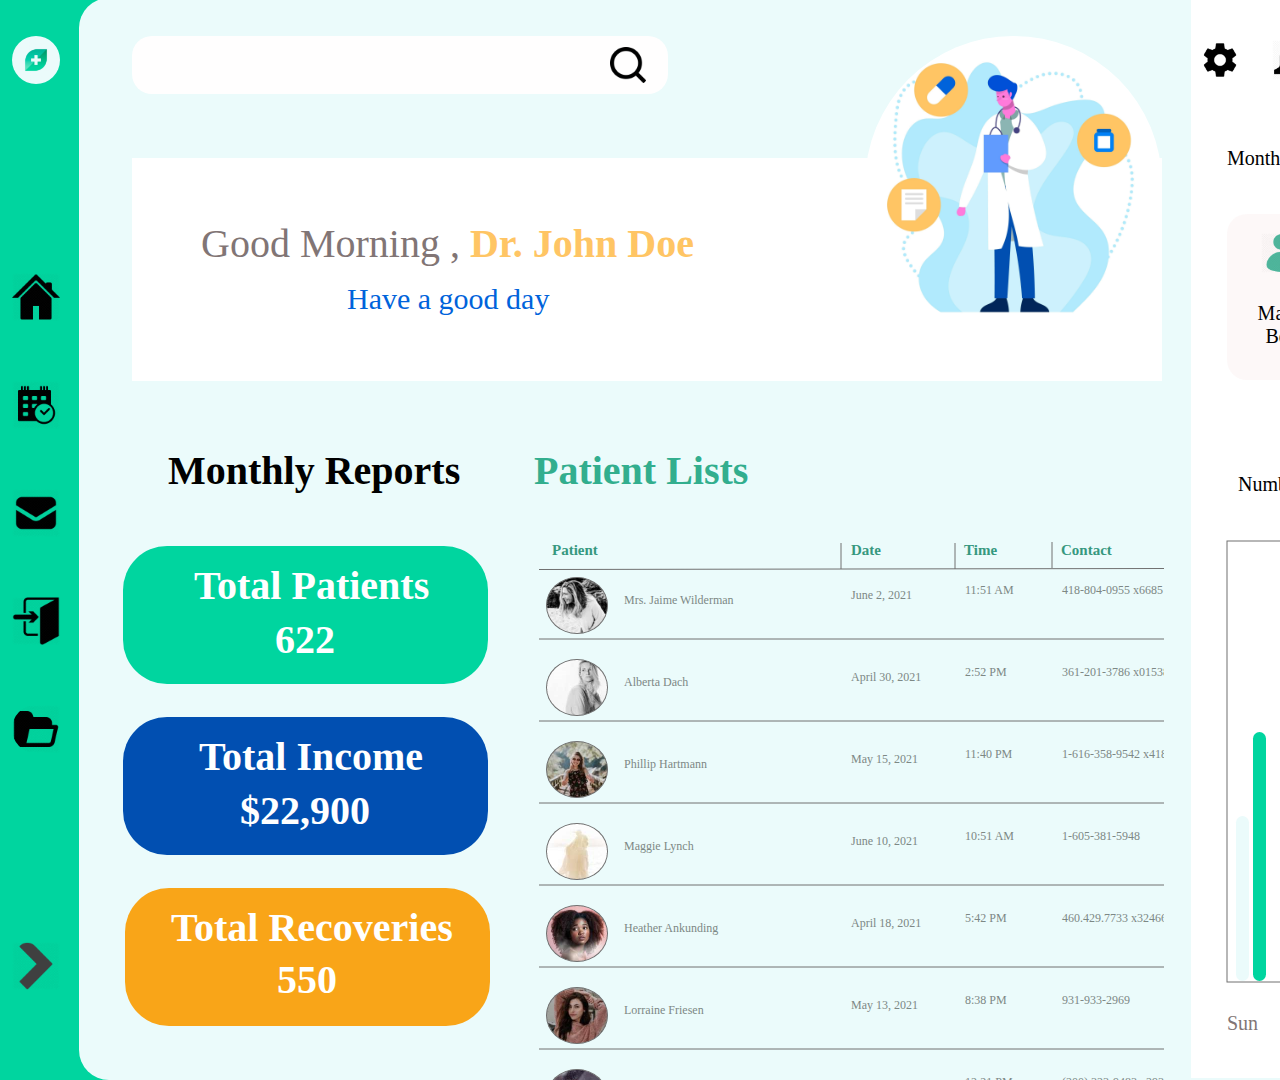
<file: index.html>
<!DOCTYPE html>
<html>
<head>
<meta charset="utf-8"/>
<meta http-equiv="X-UA-Compatible" content="IE=edge"/>
<meta name="viewport" content="width=device-width, initial-scale=1.0">
<title>Dashboard</title>
<style id="applicationStylesheet" type="text/css">
	.mediaViewInfo {
		--web-view-name: Dashboard;
		--web-view-id: Dashboard;
		--web-scale-on-resize: true;
		--web-enable-deep-linking: true;
	}
	:root {
		--web-view-ids: Dashboard;
	}
	* {
		margin: 0;
		padding: 0;
		box-sizing: border-box;
		border: none;
	}
	#Dashboard {
		position: absolute;
		width: 1660px;
		height: 1080px;
		background-color: rgba(0,213,159,1);
		overflow: hidden;
		--web-view-name: Dashboard;
		--web-view-id: Dashboard;
		--web-scale-on-resize: true;
		--web-enable-deep-linking: true;
	}
	@keyframes fadein {
	
		0% {
			opacity: 0;
		}
		100% {
			opacity: 1;
		}
	
	}
	# {
		left: 983px;
		top: 371px;
		position: absolute;
		overflow: visible;
		width: 1px;
		white-space: nowrap;
		text-align: left;
		font-family: Arial;
		font-style: normal;
		font-weight: normal;
		font-size: 20px;
		color: rgba(116,111,111,1);
	}
	#Group_107 {
		position: absolute;
		width: 1648px;
		height: 1082px;
		left: 12px;
		top: -2px;
		overflow: visible;
	}
	#Group_106 {
		position: absolute;
		width: 1648px;
		height: 1082px;
		left: 0px;
		top: 0px;
		overflow: visible;
	}
	#Group_105 {
		position: absolute;
		width: 1648px;
		height: 1082px;
		left: 0px;
		top: 0px;
		overflow: visible;
	}
	#Group_79 {
		position: absolute;
		width: 48px;
		height: 954px;
		left: 0px;
		top: 38px;
		overflow: visible;
	}
	#Rectangle_29 {
		position: absolute;
		width: 48px;
		height: 48px;
		left: 0px;
		top: 237px;
		overflow: visible;
	}
	#Rectangle_30 {
		position: absolute;
		width: 48px;
		height: 48px;
		left: 0px;
		top: 345px;
		overflow: visible;
		transition: all 0.3s ease-in;
		--web-animation: fadein 0.3s ease-in;
		--web-action-type: page;
		--web-action-target: appointment.html;
		cursor: pointer;
	}
	#Rectangle_31 {
		position: absolute;
		width: 48px;
		height: 48px;
		left: 0px;
		top: 453px;
		overflow: visible;
	}
	#Rectangle_32 {
		position: absolute;
		width: 48px;
		height: 48px;
		left: 0px;
		top: 561px;
		overflow: visible;
		transition: all 0.3s ease-in;
		--web-animation: fadein 0.3s ease-in;
		--web-action-type: page;
		--web-action-target: Login.html;
		cursor: pointer;
	}
	#Rectangle_27 {
		position: absolute;
		width: 48px;
		height: 48px;
		left: 0px;
		top: 669px;
		overflow: visible;
	}
	#logo {
		position: absolute;
		width: 48px;
		height: 48px;
		left: 0px;
		top: 0px;
		overflow: visible;
	}
	#Rectangle_33 {
		position: absolute;
		width: 48px;
		height: 48px;
		left: 0px;
		top: 906px;
		overflow: visible;
		transition: all 0.3s ease-in;
		--web-animation: fadein 0.3s ease-in;
		--web-action-type: page;
		--web-action-target: home.html;
		cursor: pointer;
	}
	#Group_104 {
		position: absolute;
		width: 1581px;
		height: 1082px;
		left: 67px;
		top: 0px;
		overflow: visible;
	}
	#Group_103 {
		position: absolute;
		width: 1581px;
		height: 1082px;
		left: 0px;
		top: 0px;
		overflow: visible;
	}
	#Group_102 {
		position: absolute;
		width: 1581px;
		height: 1082px;
		left: 0px;
		top: 0px;
		overflow: visible;
	}
	#Group_101 {
		position: absolute;
		width: 1581px;
		height: 1082px;
		left: 0px;
		top: 0px;
		overflow: visible;
	}
	#Group_100 {
		position: absolute;
		width: 1581px;
		height: 1082px;
		left: 0px;
		top: 0px;
		overflow: visible;
	}
	#Rectangle_27_ {
		fill: rgba(235,251,251,1);
	}
	.Rectangle_27_ {
		position: absolute;
		overflow: visible;
		width: 1581px;
		height: 1082px;
		left: 0px;
		top: 0px;
	}
	#Monthly_Reports {
		left: 89px;
		top: 449px;
		position: absolute;
		overflow: visible;
		width: 281px;
		white-space: nowrap;
		text-align: left;
		font-family: Calibri;
		font-style: normal;
		font-weight: bold;
		font-size: 40px;
		color: rgba(0,0,0,1);
	}
	#Group_83 {
		position: absolute;
		width: 1030px;
		height: 345px;
		left: 53px;
		top: 38px;
		overflow: visible;
	}
	#Group_78 {
		position: absolute;
		width: 536px;
		height: 58px;
		left: 0px;
		top: 0px;
		overflow: visible;
	}
	#Rectangle_34 {
		fill: rgba(255,254,254,1);
	}
	.Rectangle_34 {
		position: absolute;
		overflow: visible;
		width: 536px;
		height: 58px;
		left: 0px;
		top: 0px;
	}
	#Rectangle_35 {
		position: absolute;
		width: 48px;
		height: 48px;
		left: 472px;
		top: 5px;
		overflow: visible;
	}
	#Group_60 {
		position: absolute;
		width: 1030px;
		height: 345px;
		left: 0px;
		top: 0px;
		overflow: visible;
	}
	#Group_59 {
		position: absolute;
		width: 1030px;
		height: 345px;
		left: 0px;
		top: 0px;
		overflow: visible;
	}
	#Rectangle_60 {
		fill: rgba(255,255,255,1);
	}
	.Rectangle_60 {
		position: absolute;
		overflow: visible;
		width: 1030px;
		height: 223px;
		left: 0px;
		top: 122px;
	}
	#Group_58 {
		position: absolute;
		width: 492px;
		height: 99px;
		left: 69px;
		top: 184px;
		overflow: visible;
	}
	#Good_Morning__Dr__John_Doe_ {
		left: 0px;
		top: 0px;
		position: absolute;
		overflow: visible;
		width: 493px;
		white-space: nowrap;
		text-align: center;
		font-family: Calibri;
		font-style: normal;
		font-weight: normal;
		font-size: 40px;
		color: rgba(129,117,117,1);
	}
	#Have_a_good_day {
		left: 146px;
		top: 62px;
		position: absolute;
		overflow: visible;
		width: 201px;
		white-space: nowrap;
		text-align: center;
		font-family: Calibri;
		font-style: normal;
		font-weight: normal;
		font-size: 30px;
		color: rgba(0,99,219,1);
	}
	#Download_Flat_Doctor_Healthcar {
		position: absolute;
		width: 297px;
		height: 296px;
		left: 733px;
		top: 0px;
		overflow: visible;
	}
	#Group_80 {
		position: absolute;
		width: 365px;
		height: 138px;
		left: 44px;
		top: 548px;
		overflow: visible;
	}
	#Rectangle_23 {
		fill: rgba(0,213,159,1);
	}
	.Rectangle_23 {
		position: absolute;
		overflow: visible;
		width: 365px;
		height: 138px;
		left: 0px;
		top: 0px;
	}
	#Total_Patients {
		left: 71px;
		top: 16px;
		position: absolute;
		overflow: visible;
		width: 225px;
		white-space: nowrap;
		text-align: left;
		font-family: Calibri;
		font-style: normal;
		font-weight: bold;
		font-size: 40px;
		color: rgba(255,255,255,1);
	}
	#ID622 {
		left: 152px;
		top: 70px;
		position: absolute;
		overflow: visible;
		width: 62px;
		white-space: nowrap;
		text-align: left;
		font-family: Calibri;
		font-style: normal;
		font-weight: bold;
		font-size: 40px;
		color: rgba(255,255,255,1);
	}
	#Group_81 {
		position: absolute;
		width: 365px;
		height: 138px;
		left: 44px;
		top: 719px;
		overflow: visible;
	}
	#Rectangle_61 {
		fill: rgba(1,79,177,1);
	}
	.Rectangle_61 {
		position: absolute;
		overflow: visible;
		width: 365px;
		height: 138px;
		left: 0px;
		top: 0px;
	}
	#Total_Income {
		left: 76px;
		top: 16px;
		position: absolute;
		overflow: visible;
		width: 214px;
		white-space: nowrap;
		text-align: left;
		font-family: Calibri;
		font-style: normal;
		font-weight: bold;
		font-size: 40px;
		color: rgba(255,255,255,1);
	}
	#ID22900 {
		left: 117px;
		top: 70px;
		position: absolute;
		overflow: visible;
		width: 133px;
		white-space: nowrap;
		text-align: left;
		font-family: Calibri;
		font-style: normal;
		font-weight: bold;
		font-size: 40px;
		color: rgba(255,255,255,1);
	}
	#Group_82 {
		position: absolute;
		width: 365px;
		height: 138px;
		left: 46px;
		top: 890px;
		overflow: visible;
	}
	#Rectangle_62 {
		fill: rgba(249,165,24,1);
	}
	.Rectangle_62 {
		position: absolute;
		overflow: visible;
		width: 365px;
		height: 138px;
		left: 0px;
		top: 0px;
	}
	#Total_Recoveries {
		left: 46px;
		top: 16px;
		position: absolute;
		overflow: visible;
		width: 270px;
		white-space: nowrap;
		text-align: left;
		font-family: Calibri;
		font-style: normal;
		font-weight: bold;
		font-size: 40px;
		color: rgba(255,255,255,1);
	}
	#ID550 {
		left: 152px;
		top: 68px;
		position: absolute;
		overflow: visible;
		width: 62px;
		white-space: nowrap;
		text-align: left;
		font-family: Calibri;
		font-style: normal;
		font-weight: bold;
		font-size: 40px;
		color: rgba(255,255,255,1);
	}
	#Patient_Lists {
		left: 455px;
		top: 449px;
		position: absolute;
		overflow: visible;
		width: 201px;
		white-space: nowrap;
		text-align: left;
		font-family: Calibri;
		font-style: normal;
		font-weight: bold;
		font-size: 40px;
		color: rgba(50,174,142,1);
	}
	#Scroll_Group_4 {
		mix-blend-mode: normal;
		position: absolute;
		width: 625px;
		height: 503px;
		left: 459.5px;
		top: 579px;
		overflow: hidden;
	}
	#Repeat_Grid_4 {
		position: absolute;
		width: 625px;
		height: 967px;
		left: 0px;
		top: 0px;
		overflow: hidden;
	}
	#Repeat_Grid_4_0 {
		position: absolute;
		width: 632.5px;
		height: 61.5px;
		left: 0px;
		top: 0px;
		overflow: visible;
	}
	#Ellipse_15 {
		position: absolute;
		width: 62px;
		height: 57px;
		left: 7.5px;
		top: 0px;
		overflow: visible;
	}
	#Mrs_Jaime_Wilderman {
		left: 85.5px;
		top: 16px;
		position: absolute;
		overflow: visible;
		width: 118px;
		white-space: nowrap;
		text-align: left;
		font-family: Segoe UI;
		font-style: normal;
		font-weight: normal;
		font-size: 12px;
		color: rgba(125,136,133,1);
	}
	#June_2_2021 {
		left: 312.5px;
		top: 11px;
		position: absolute;
		overflow: visible;
		width: 67px;
		white-space: nowrap;
		text-align: left;
		font-family: Segoe UI;
		font-style: normal;
		font-weight: normal;
		font-size: 12px;
		color: rgba(125,136,133,1);
	}
	#ID1151_AM {
		left: 426.5px;
		top: 6px;
		position: absolute;
		overflow: visible;
		width: 51px;
		white-space: nowrap;
		text-align: left;
		font-family: Segoe UI;
		font-style: normal;
		font-weight: normal;
		font-size: 12px;
		color: rgba(125,136,133,1);
	}
	#ID418-804-0955_x6685 {
		left: 523.5px;
		top: 6px;
		position: absolute;
		overflow: visible;
		width: 110px;
		white-space: nowrap;
		text-align: left;
		font-family: Segoe UI;
		font-style: normal;
		font-weight: normal;
		font-size: 12px;
		color: rgba(125,136,133,1);
	}
	#Line_10 {
		fill: transparent;
		stroke: rgba(112,112,112,1);
		stroke-width: 1px;
		stroke-linejoin: miter;
		stroke-linecap: butt;
		stroke-miterlimit: 4;
		shape-rendering: auto;
	}
	.Line_10 {
		overflow: visible;
		position: absolute;
		width: 625px;
		height: 1px;
		left: 0px;
		top: 61.5px;
		transform: matrix(1,0,0,1,0,0);
	}
	#Repeat_Grid_4_1 {
		position: absolute;
		width: 638.5px;
		height: 61.5px;
		left: 0px;
		top: 82px;
		overflow: visible;
	}
	#Ellipse_15_b {
		position: absolute;
		width: 62px;
		height: 57px;
		left: 7.5px;
		top: 0px;
		overflow: visible;
	}
	#Alberta_Dach {
		left: 85.5px;
		top: 16px;
		position: absolute;
		overflow: visible;
		width: 69px;
		white-space: nowrap;
		text-align: left;
		font-family: Segoe UI;
		font-style: normal;
		font-weight: normal;
		font-size: 12px;
		color: rgba(125,136,133,1);
	}
	#April_30_2021 {
		left: 312.5px;
		top: 11px;
		position: absolute;
		overflow: visible;
		width: 74px;
		white-space: nowrap;
		text-align: left;
		font-family: Segoe UI;
		font-style: normal;
		font-weight: normal;
		font-size: 12px;
		color: rgba(125,136,133,1);
	}
	#ID252_PM {
		left: 426.5px;
		top: 6px;
		position: absolute;
		overflow: visible;
		width: 44px;
		white-space: nowrap;
		text-align: left;
		font-family: Segoe UI;
		font-style: normal;
		font-weight: normal;
		font-size: 12px;
		color: rgba(125,136,133,1);
	}
	#ID361-201-3786_x01538 {
		left: 523.5px;
		top: 6px;
		position: absolute;
		overflow: visible;
		width: 116px;
		white-space: nowrap;
		text-align: left;
		font-family: Segoe UI;
		font-style: normal;
		font-weight: normal;
		font-size: 12px;
		color: rgba(125,136,133,1);
	}
	#Line_10_b {
		fill: transparent;
		stroke: rgba(112,112,112,1);
		stroke-width: 1px;
		stroke-linejoin: miter;
		stroke-linecap: butt;
		stroke-miterlimit: 4;
		shape-rendering: auto;
	}
	.Line_10_b {
		overflow: visible;
		position: absolute;
		width: 625px;
		height: 1px;
		left: 0px;
		top: 61.5px;
		transform: matrix(1,0,0,1,0,0);
	}
	#Repeat_Grid_4_2 {
		position: absolute;
		width: 643.5px;
		height: 61.5px;
		left: 0px;
		top: 164px;
		overflow: visible;
	}
	#Ellipse_15_ca {
		position: absolute;
		width: 62px;
		height: 57px;
		left: 7.5px;
		top: 0px;
		overflow: visible;
	}
	#Phillip_Hartmann {
		left: 85.5px;
		top: 16px;
		position: absolute;
		overflow: visible;
		width: 89px;
		white-space: nowrap;
		text-align: left;
		font-family: Segoe UI;
		font-style: normal;
		font-weight: normal;
		font-size: 12px;
		color: rgba(125,136,133,1);
	}
	#May_15_2021 {
		left: 312.5px;
		top: 11px;
		position: absolute;
		overflow: visible;
		width: 72px;
		white-space: nowrap;
		text-align: left;
		font-family: Segoe UI;
		font-style: normal;
		font-weight: normal;
		font-size: 12px;
		color: rgba(125,136,133,1);
	}
	#ID1140_PM {
		left: 426.5px;
		top: 6px;
		position: absolute;
		overflow: visible;
		width: 50px;
		white-space: nowrap;
		text-align: left;
		font-family: Segoe UI;
		font-style: normal;
		font-weight: normal;
		font-size: 12px;
		color: rgba(125,136,133,1);
	}
	#ID1-616-358-9542_x4182 {
		left: 523.5px;
		top: 6px;
		position: absolute;
		overflow: visible;
		width: 121px;
		white-space: nowrap;
		text-align: left;
		font-family: Segoe UI;
		font-style: normal;
		font-weight: normal;
		font-size: 12px;
		color: rgba(125,136,133,1);
	}
	#Line_10_cd {
		fill: transparent;
		stroke: rgba(112,112,112,1);
		stroke-width: 1px;
		stroke-linejoin: miter;
		stroke-linecap: butt;
		stroke-miterlimit: 4;
		shape-rendering: auto;
	}
	.Line_10_cd {
		overflow: visible;
		position: absolute;
		width: 625px;
		height: 1px;
		left: 0px;
		top: 61.5px;
		transform: matrix(1,0,0,1,0,0);
	}
	#Repeat_Grid_4_3 {
		position: absolute;
		width: 625px;
		height: 61.5px;
		left: 0px;
		top: 246px;
		overflow: visible;
	}
	#Ellipse_15_cf {
		position: absolute;
		width: 62px;
		height: 57px;
		left: 7.5px;
		top: 0px;
		overflow: visible;
	}
	#Maggie_Lynch {
		left: 85.5px;
		top: 16px;
		position: absolute;
		overflow: visible;
		width: 74px;
		white-space: nowrap;
		text-align: left;
		font-family: Segoe UI;
		font-style: normal;
		font-weight: normal;
		font-size: 12px;
		color: rgba(125,136,133,1);
	}
	#June_10_2021 {
		left: 312.5px;
		top: 11px;
		position: absolute;
		overflow: visible;
		width: 73px;
		white-space: nowrap;
		text-align: left;
		font-family: Segoe UI;
		font-style: normal;
		font-weight: normal;
		font-size: 12px;
		color: rgba(125,136,133,1);
	}
	#ID1051_AM {
		left: 426.5px;
		top: 6px;
		position: absolute;
		overflow: visible;
		width: 51px;
		white-space: nowrap;
		text-align: left;
		font-family: Segoe UI;
		font-style: normal;
		font-weight: normal;
		font-size: 12px;
		color: rgba(125,136,133,1);
	}
	#ID1-605-381-5948 {
		left: 523.5px;
		top: 6px;
		position: absolute;
		overflow: visible;
		width: 87px;
		white-space: nowrap;
		text-align: left;
		font-family: Segoe UI;
		font-style: normal;
		font-weight: normal;
		font-size: 12px;
		color: rgba(125,136,133,1);
	}
	#Line_10_ck {
		fill: transparent;
		stroke: rgba(112,112,112,1);
		stroke-width: 1px;
		stroke-linejoin: miter;
		stroke-linecap: butt;
		stroke-miterlimit: 4;
		shape-rendering: auto;
	}
	.Line_10_ck {
		overflow: visible;
		position: absolute;
		width: 625px;
		height: 1px;
		left: 0px;
		top: 61.5px;
		transform: matrix(1,0,0,1,0,0);
	}
	#Repeat_Grid_4_4 {
		position: absolute;
		width: 634.5px;
		height: 61.5px;
		left: 0px;
		top: 328px;
		overflow: visible;
	}
	#Ellipse_15_cm {
		position: absolute;
		width: 62px;
		height: 57px;
		left: 7.5px;
		top: 0px;
		overflow: visible;
	}
	#Heather_Ankunding {
		left: 85.5px;
		top: 16px;
		position: absolute;
		overflow: visible;
		width: 104px;
		white-space: nowrap;
		text-align: left;
		font-family: Segoe UI;
		font-style: normal;
		font-weight: normal;
		font-size: 12px;
		color: rgba(125,136,133,1);
	}
	#April_18_2021 {
		left: 312.5px;
		top: 11px;
		position: absolute;
		overflow: visible;
		width: 74px;
		white-space: nowrap;
		text-align: left;
		font-family: Segoe UI;
		font-style: normal;
		font-weight: normal;
		font-size: 12px;
		color: rgba(125,136,133,1);
	}
	#ID542_PM {
		left: 426.5px;
		top: 6px;
		position: absolute;
		overflow: visible;
		width: 44px;
		white-space: nowrap;
		text-align: left;
		font-family: Segoe UI;
		font-style: normal;
		font-weight: normal;
		font-size: 12px;
		color: rgba(125,136,133,1);
	}
	#ID4604297733_x32466 {
		left: 523.5px;
		top: 6px;
		position: absolute;
		overflow: visible;
		width: 112px;
		white-space: nowrap;
		text-align: left;
		font-family: Segoe UI;
		font-style: normal;
		font-weight: normal;
		font-size: 12px;
		color: rgba(125,136,133,1);
	}
	#Line_10_cr {
		fill: transparent;
		stroke: rgba(112,112,112,1);
		stroke-width: 1px;
		stroke-linejoin: miter;
		stroke-linecap: butt;
		stroke-miterlimit: 4;
		shape-rendering: auto;
	}
	.Line_10_cr {
		overflow: visible;
		position: absolute;
		width: 625px;
		height: 1px;
		left: 0px;
		top: 61.5px;
		transform: matrix(1,0,0,1,0,0);
	}
	#Repeat_Grid_4_5 {
		position: absolute;
		width: 625px;
		height: 61.5px;
		left: 0px;
		top: 410px;
		overflow: visible;
	}
	#Ellipse_15_ct {
		position: absolute;
		width: 62px;
		height: 57px;
		left: 7.5px;
		top: 0px;
		overflow: visible;
	}
	#Lorraine_Friesen {
		left: 85.5px;
		top: 16px;
		position: absolute;
		overflow: visible;
		width: 85px;
		white-space: nowrap;
		text-align: left;
		font-family: Segoe UI;
		font-style: normal;
		font-weight: normal;
		font-size: 12px;
		color: rgba(125,136,133,1);
	}
	#May_13_2021 {
		left: 312.5px;
		top: 11px;
		position: absolute;
		overflow: visible;
		width: 72px;
		white-space: nowrap;
		text-align: left;
		font-family: Segoe UI;
		font-style: normal;
		font-weight: normal;
		font-size: 12px;
		color: rgba(125,136,133,1);
	}
	#ID838_PM {
		left: 426.5px;
		top: 6px;
		position: absolute;
		overflow: visible;
		width: 44px;
		white-space: nowrap;
		text-align: left;
		font-family: Segoe UI;
		font-style: normal;
		font-weight: normal;
		font-size: 12px;
		color: rgba(125,136,133,1);
	}
	#ID931-933-2969 {
		left: 523.5px;
		top: 6px;
		position: absolute;
		overflow: visible;
		width: 75px;
		white-space: nowrap;
		text-align: left;
		font-family: Segoe UI;
		font-style: normal;
		font-weight: normal;
		font-size: 12px;
		color: rgba(125,136,133,1);
	}
	#Line_10_cy {
		fill: transparent;
		stroke: rgba(112,112,112,1);
		stroke-width: 1px;
		stroke-linejoin: miter;
		stroke-linecap: butt;
		stroke-miterlimit: 4;
		shape-rendering: auto;
	}
	.Line_10_cy {
		overflow: visible;
		position: absolute;
		width: 625px;
		height: 1px;
		left: 0px;
		top: 61.5px;
		transform: matrix(1,0,0,1,0,0);
	}
	#Repeat_Grid_4_6 {
		position: absolute;
		width: 638.5px;
		height: 61.5px;
		left: 0px;
		top: 492px;
		overflow: visible;
	}
	#Ellipse_15_c {
		position: absolute;
		width: 62px;
		height: 57px;
		left: 7.5px;
		top: 0px;
		overflow: visible;
	}
	#Angelo_Adams {
		left: 85.5px;
		top: 16px;
		position: absolute;
		overflow: visible;
		width: 78px;
		white-space: nowrap;
		text-align: left;
		font-family: Segoe UI;
		font-style: normal;
		font-weight: normal;
		font-size: 12px;
		color: rgba(125,136,133,1);
	}
	#March_26_2021 {
		left: 312.5px;
		top: 11px;
		position: absolute;
		overflow: visible;
		width: 82px;
		white-space: nowrap;
		text-align: left;
		font-family: Segoe UI;
		font-style: normal;
		font-weight: normal;
		font-size: 12px;
		color: rgba(125,136,133,1);
	}
	#ID1221_PM {
		left: 426.5px;
		top: 6px;
		position: absolute;
		overflow: visible;
		width: 50px;
		white-space: nowrap;
		text-align: left;
		font-family: Segoe UI;
		font-style: normal;
		font-weight: normal;
		font-size: 12px;
		color: rgba(125,136,133,1);
	}
	#ID200_323-9483_x2933 {
		left: 523.5px;
		top: 6px;
		position: absolute;
		overflow: visible;
		width: 116px;
		white-space: nowrap;
		text-align: left;
		font-family: Segoe UI;
		font-style: normal;
		font-weight: normal;
		font-size: 12px;
		color: rgba(125,136,133,1);
	}
	#Line_10_c {
		fill: transparent;
		stroke: rgba(112,112,112,1);
		stroke-width: 1px;
		stroke-linejoin: miter;
		stroke-linecap: butt;
		stroke-miterlimit: 4;
		shape-rendering: auto;
	}
	.Line_10_c {
		overflow: visible;
		position: absolute;
		width: 625px;
		height: 1px;
		left: 0px;
		top: 61.5px;
		transform: matrix(1,0,0,1,0,0);
	}
	#Repeat_Grid_4_7 {
		position: absolute;
		width: 632.5px;
		height: 61.5px;
		left: 0px;
		top: 574px;
		overflow: visible;
	}
	#Ellipse_15_da {
		position: absolute;
		width: 62px;
		height: 57px;
		left: 7.5px;
		top: 0px;
		overflow: visible;
	}
	#Suzanne_Nitzsche {
		left: 85.5px;
		top: 16px;
		position: absolute;
		overflow: visible;
		width: 94px;
		white-space: nowrap;
		text-align: left;
		font-family: Segoe UI;
		font-style: normal;
		font-weight: normal;
		font-size: 12px;
		color: rgba(125,136,133,1);
	}
	#May_9_2021 {
		left: 312.5px;
		top: 11px;
		position: absolute;
		overflow: visible;
		width: 65px;
		white-space: nowrap;
		text-align: left;
		font-family: Segoe UI;
		font-style: normal;
		font-weight: normal;
		font-size: 12px;
		color: rgba(125,136,133,1);
	}
	#ID1013_PM {
		left: 426.5px;
		top: 6px;
		position: absolute;
		overflow: visible;
		width: 50px;
		white-space: nowrap;
		text-align: left;
		font-family: Segoe UI;
		font-style: normal;
		font-weight: normal;
		font-size: 12px;
		color: rgba(125,136,133,1);
	}
	#ID787-663-7236_x2643 {
		left: 523.5px;
		top: 6px;
		position: absolute;
		overflow: visible;
		width: 110px;
		white-space: nowrap;
		text-align: left;
		font-family: Segoe UI;
		font-style: normal;
		font-weight: normal;
		font-size: 12px;
		color: rgba(125,136,133,1);
	}
	#Line_10_dc {
		fill: transparent;
		stroke: rgba(112,112,112,1);
		stroke-width: 1px;
		stroke-linejoin: miter;
		stroke-linecap: butt;
		stroke-miterlimit: 4;
		shape-rendering: auto;
	}
	.Line_10_dc {
		overflow: visible;
		position: absolute;
		width: 625px;
		height: 1px;
		left: 0px;
		top: 61.5px;
		transform: matrix(1,0,0,1,0,0);
	}
	#Repeat_Grid_4_8 {
		position: absolute;
		width: 644.5px;
		height: 61.5px;
		left: 0px;
		top: 656px;
		overflow: visible;
	}
	#Ellipse_15_de {
		position: absolute;
		width: 62px;
		height: 57px;
		left: 7.5px;
		top: 0px;
		overflow: visible;
	}
	#Alexandra_Mohr {
		left: 85.5px;
		top: 16px;
		position: absolute;
		overflow: visible;
		width: 86px;
		white-space: nowrap;
		text-align: left;
		font-family: Segoe UI;
		font-style: normal;
		font-weight: normal;
		font-size: 12px;
		color: rgba(125,136,133,1);
	}
	#June_10_2021_dg {
		left: 312.5px;
		top: 11px;
		position: absolute;
		overflow: visible;
		width: 73px;
		white-space: nowrap;
		text-align: left;
		font-family: Segoe UI;
		font-style: normal;
		font-weight: normal;
		font-size: 12px;
		color: rgba(125,136,133,1);
	}
	#ID1136_PM {
		left: 426.5px;
		top: 6px;
		position: absolute;
		overflow: visible;
		width: 50px;
		white-space: nowrap;
		text-align: left;
		font-family: Segoe UI;
		font-style: normal;
		font-weight: normal;
		font-size: 12px;
		color: rgba(125,136,133,1);
	}
	#ID701_854-2411_x74128 {
		left: 523.5px;
		top: 6px;
		position: absolute;
		overflow: visible;
		width: 122px;
		white-space: nowrap;
		text-align: left;
		font-family: Segoe UI;
		font-style: normal;
		font-weight: normal;
		font-size: 12px;
		color: rgba(125,136,133,1);
	}
	#Line_10_dj {
		fill: transparent;
		stroke: rgba(112,112,112,1);
		stroke-width: 1px;
		stroke-linejoin: miter;
		stroke-linecap: butt;
		stroke-miterlimit: 4;
		shape-rendering: auto;
	}
	.Line_10_dj {
		overflow: visible;
		position: absolute;
		width: 625px;
		height: 1px;
		left: 0px;
		top: 61.5px;
		transform: matrix(1,0,0,1,0,0);
	}
	#Repeat_Grid_4_9 {
		position: absolute;
		width: 632.5px;
		height: 61.5px;
		left: 0px;
		top: 738px;
		overflow: visible;
	}
	#Ellipse_15_dl {
		position: absolute;
		width: 62px;
		height: 57px;
		left: 7.5px;
		top: 0px;
		overflow: visible;
	}
	#Hilda_Padberg {
		left: 85.5px;
		top: 16px;
		position: absolute;
		overflow: visible;
		width: 76px;
		white-space: nowrap;
		text-align: left;
		font-family: Segoe UI;
		font-style: normal;
		font-weight: normal;
		font-size: 12px;
		color: rgba(125,136,133,1);
	}
	#May_30_2021 {
		left: 312.5px;
		top: 11px;
		position: absolute;
		overflow: visible;
		width: 72px;
		white-space: nowrap;
		text-align: left;
		font-family: Segoe UI;
		font-style: normal;
		font-weight: normal;
		font-size: 12px;
		color: rgba(125,136,133,1);
	}
	#ID229_AM {
		left: 426.5px;
		top: 6px;
		position: absolute;
		overflow: visible;
		width: 45px;
		white-space: nowrap;
		text-align: left;
		font-family: Segoe UI;
		font-style: normal;
		font-weight: normal;
		font-size: 12px;
		color: rgba(125,136,133,1);
	}
	#ID756-702-8696_x2258 {
		left: 523.5px;
		top: 6px;
		position: absolute;
		overflow: visible;
		width: 110px;
		white-space: nowrap;
		text-align: left;
		font-family: Segoe UI;
		font-style: normal;
		font-weight: normal;
		font-size: 12px;
		color: rgba(125,136,133,1);
	}
	#Line_10_dq {
		fill: transparent;
		stroke: rgba(112,112,112,1);
		stroke-width: 1px;
		stroke-linejoin: miter;
		stroke-linecap: butt;
		stroke-miterlimit: 4;
		shape-rendering: auto;
	}
	.Line_10_dq {
		overflow: visible;
		position: absolute;
		width: 625px;
		height: 1px;
		left: 0px;
		top: 61.5px;
		transform: matrix(1,0,0,1,0,0);
	}
	#Repeat_Grid_4_10 {
		position: absolute;
		width: 625.5px;
		height: 61.5px;
		left: 0px;
		top: 820px;
		overflow: visible;
	}
	#Ellipse_15_ds {
		position: absolute;
		width: 62px;
		height: 57px;
		left: 7.5px;
		top: 0px;
		overflow: visible;
	}
	#Wendy_Johnson {
		left: 85.5px;
		top: 16px;
		position: absolute;
		overflow: visible;
		width: 85px;
		white-space: nowrap;
		text-align: left;
		font-family: Segoe UI;
		font-style: normal;
		font-weight: normal;
		font-size: 12px;
		color: rgba(125,136,133,1);
	}
	#May_31_2021 {
		left: 312.5px;
		top: 11px;
		position: absolute;
		overflow: visible;
		width: 72px;
		white-space: nowrap;
		text-align: left;
		font-family: Segoe UI;
		font-style: normal;
		font-weight: normal;
		font-size: 12px;
		color: rgba(125,136,133,1);
	}
	#ID826_PM {
		left: 426.5px;
		top: 6px;
		position: absolute;
		overflow: visible;
		width: 44px;
		white-space: nowrap;
		text-align: left;
		font-family: Segoe UI;
		font-style: normal;
		font-weight: normal;
		font-size: 12px;
		color: rgba(125,136,133,1);
	}
	#ID552-455-6402_x153 {
		left: 523.5px;
		top: 6px;
		position: absolute;
		overflow: visible;
		width: 103px;
		white-space: nowrap;
		text-align: left;
		font-family: Segoe UI;
		font-style: normal;
		font-weight: normal;
		font-size: 12px;
		color: rgba(125,136,133,1);
	}
	#Line_10_dx {
		fill: transparent;
		stroke: rgba(112,112,112,1);
		stroke-width: 1px;
		stroke-linejoin: miter;
		stroke-linecap: butt;
		stroke-miterlimit: 4;
		shape-rendering: auto;
	}
	.Line_10_dx {
		overflow: visible;
		position: absolute;
		width: 625px;
		height: 1px;
		left: 0px;
		top: 61.5px;
		transform: matrix(1,0,0,1,0,0);
	}
	#Repeat_Grid_4_11 {
		position: absolute;
		width: 650.5px;
		height: 61.5px;
		left: 0px;
		top: 902px;
		overflow: visible;
	}
	#Ellipse_15_dz {
		position: absolute;
		width: 62px;
		height: 57px;
		left: 7.5px;
		top: 0px;
		overflow: visible;
	}
	#Tracey_Durgan {
		left: 85.5px;
		top: 16px;
		position: absolute;
		overflow: visible;
		width: 77px;
		white-space: nowrap;
		text-align: left;
		font-family: Segoe UI;
		font-style: normal;
		font-weight: normal;
		font-size: 12px;
		color: rgba(125,136,133,1);
	}
	#June_7_2021 {
		left: 312.5px;
		top: 11px;
		position: absolute;
		overflow: visible;
		width: 67px;
		white-space: nowrap;
		text-align: left;
		font-family: Segoe UI;
		font-style: normal;
		font-weight: normal;
		font-size: 12px;
		color: rgba(125,136,133,1);
	}
	#ID754_PM {
		left: 426.5px;
		top: 6px;
		position: absolute;
		overflow: visible;
		width: 44px;
		white-space: nowrap;
		text-align: left;
		font-family: Segoe UI;
		font-style: normal;
		font-weight: normal;
		font-size: 12px;
		color: rgba(125,136,133,1);
	}
	#ID1-789-688-4243_x19634 {
		left: 523.5px;
		top: 6px;
		position: absolute;
		overflow: visible;
		width: 128px;
		white-space: nowrap;
		text-align: left;
		font-family: Segoe UI;
		font-style: normal;
		font-weight: normal;
		font-size: 12px;
		color: rgba(125,136,133,1);
	}
	#Line_10_d {
		fill: transparent;
		stroke: rgba(112,112,112,1);
		stroke-width: 1px;
		stroke-linejoin: miter;
		stroke-linecap: butt;
		stroke-miterlimit: 4;
		shape-rendering: auto;
	}
	.Line_10_d {
		overflow: visible;
		position: absolute;
		width: 625px;
		height: 1px;
		left: 0px;
		top: 61.5px;
		transform: matrix(1,0,0,1,0,0);
	}
	#Group_84 {
		position: absolute;
		width: 625px;
		height: 26.5px;
		left: 459.5px;
		top: 544px;
		overflow: visible;
	}
	#Patient_ {
		left: 13.5px;
		top: 0px;
		position: absolute;
		overflow: visible;
		width: 53px;
		white-space: nowrap;
		text-align: left;
		font-family: Segoe UI;
		font-style: normal;
		font-weight: bold;
		font-size: 15px;
		color: rgba(54,152,127,1);
	}
	#Date {
		left: 312.5px;
		top: 0px;
		position: absolute;
		overflow: visible;
		width: 33px;
		white-space: nowrap;
		text-align: left;
		font-family: Segoe UI;
		font-style: normal;
		font-weight: bold;
		font-size: 15px;
		color: rgba(54,152,127,1);
	}
	#Time {
		left: 425.5px;
		top: 0px;
		position: absolute;
		overflow: visible;
		width: 34px;
		white-space: nowrap;
		text-align: left;
		font-family: Segoe UI;
		font-style: normal;
		font-weight: bold;
		font-size: 15px;
		color: rgba(54,152,127,1);
	}
	#Contact {
		left: 522.5px;
		top: 0px;
		position: absolute;
		overflow: visible;
		width: 54px;
		white-space: nowrap;
		text-align: left;
		font-family: Segoe UI;
		font-style: normal;
		font-weight: bold;
		font-size: 15px;
		color: rgba(54,152,127,1);
	}
	#Line_8 {
		fill: transparent;
		stroke: rgba(112,112,112,1);
		stroke-width: 1px;
		stroke-linejoin: miter;
		stroke-linecap: butt;
		stroke-miterlimit: 4;
		shape-rendering: auto;
	}
	.Line_8 {
		overflow: visible;
		position: absolute;
		width: 625.002px;
		height: 2px;
		left: 0px;
		top: 25.5px;
		transform: matrix(1,0,0,1,0,0);
	}
	#Line_11 {
		fill: transparent;
		stroke: rgba(112,112,112,1);
		stroke-width: 1px;
		stroke-linejoin: miter;
		stroke-linecap: butt;
		stroke-miterlimit: 4;
		shape-rendering: auto;
	}
	.Line_11 {
		overflow: visible;
		position: absolute;
		width: 1px;
		height: 26px;
		left: 302px;
		top: 0.5px;
		transform: matrix(1,0,0,1,0,0);
	}
	#Line_12 {
		fill: transparent;
		stroke: rgba(112,112,112,1);
		stroke-width: 1px;
		stroke-linejoin: miter;
		stroke-linecap: butt;
		stroke-miterlimit: 4;
		shape-rendering: auto;
	}
	.Line_12 {
		overflow: visible;
		position: absolute;
		width: 1px;
		height: 26px;
		left: 416px;
		top: 0.5px;
		transform: matrix(1,0,0,1,0,0);
	}
	#Line_13 {
		fill: transparent;
		stroke: rgba(112,112,112,1);
		stroke-width: 1px;
		stroke-linejoin: miter;
		stroke-linecap: butt;
		stroke-miterlimit: 4;
		shape-rendering: auto;
	}
	.Line_13 {
		overflow: visible;
		position: absolute;
		width: 1px;
		height: 26px;
		left: 513px;
		top: 0px;
		transform: matrix(1,0,0,1,0,0);
	}
	#Group_99 {
		position: absolute;
		width: 469px;
		height: 1080px;
		left: 1112px;
		top: 0px;
		overflow: visible;
	}
	#Group_98 {
		position: absolute;
		width: 469px;
		height: 1080px;
		left: 0px;
		top: 0px;
		overflow: visible;
	}
	#Rectangle_37 {
		fill: rgba(255,255,255,1);
	}
	.Rectangle_37 {
		position: absolute;
		overflow: visible;
		width: 469px;
		height: 1080px;
		left: 0px;
		top: 0px;
	}
	#Group_85 {
		position: absolute;
		width: 424px;
		height: 82px;
		left: 9px;
		top: 26px;
		overflow: visible;
	}
	#Dr_John_Doe {
		left: 208px;
		top: 30px;
		position: absolute;
		overflow: visible;
		width: 118px;
		white-space: nowrap;
		text-align: left;
		font-family: Arial;
		font-style: normal;
		font-weight: normal;
		font-size: 20px;
		color: rgba(0,0,0,1);
	}
	#Ellipse_3 {
		position: absolute;
		width: 84px;
		height: 82px;
		left: 340px;
		top: 0px;
		overflow: visible;
	}
	#Rectangle_32_ek {
		position: absolute;
		width: 40px;
		height: 40px;
		left: 0px;
		top: 16px;
		overflow: visible;
	}
	#Rectangle_38 {
		position: absolute;
		width: 40px;
		height: 40px;
		left: 72px;
		top: 16px;
		overflow: visible;
	}
	#Group_97 {
		position: absolute;
		width: 397px;
		height: 233px;
		left: 36px;
		top: 149px;
		overflow: visible;
	}
	#Group_86 {
		position: absolute;
		width: 397px;
		height: 233px;
		left: 0px;
		top: 0px;
		overflow: visible;
	}
	#Monthly_Reports_eo {
		left: 0px;
		top: 0px;
		position: absolute;
		overflow: visible;
		width: 137px;
		white-space: nowrap;
		text-align: left;
		font-family: Calibri;
		font-style: normal;
		font-weight: normal;
		font-size: 20px;
		color: rgba(0,0,0,1);
	}
	#Rectangle_40 {
		opacity: 0.74;
		fill: rgba(252,246,246,1);
	}
	.Rectangle_40 {
		position: absolute;
		overflow: visible;
		width: 105px;
		height: 166px;
		left: 0px;
		top: 67px;
	}
	#Rectangle_41 {
		opacity: 0.74;
		fill: rgba(252,246,246,1);
	}
	.Rectangle_41 {
		position: absolute;
		overflow: visible;
		width: 105px;
		height: 166px;
		left: 146px;
		top: 67px;
	}
	#Rectangle_42 {
		opacity: 0.74;
		fill: rgba(252,246,246,1);
	}
	.Rectangle_42 {
		position: absolute;
		overflow: visible;
		width: 105px;
		height: 166px;
		left: 292px;
		top: 67px;
	}
	#Group_96 {
		position: absolute;
		width: 336px;
		height: 117px;
		left: 30px;
		top: 86px;
		overflow: visible;
	}
	#Rectangle_39 {
		position: absolute;
		width: 40px;
		height: 40px;
		left: 4px;
		top: 0px;
		overflow: visible;
	}
	#Rectangle_44 {
		position: absolute;
		width: 40px;
		height: 40px;
		left: 296px;
		top: 0px;
		overflow: visible;
	}
	#Rectangle_43 {
		position: absolute;
		width: 40px;
		height: 40px;
		left: 150px;
		top: 0px;
		overflow: visible;
	}
	#Maria_Ben {
		left: 0px;
		top: 69px;
		position: absolute;
		overflow: visible;
		width: 49px;
		white-space: nowrap;
		text-align: center;
		font-family: Calibri;
		font-style: normal;
		font-weight: normal;
		font-size: 20px;
		color: rgba(0,0,0,1);
	}
	#Ken_Adam {
		left: 146px;
		top: 69px;
		position: absolute;
		overflow: visible;
		width: 49px;
		white-space: nowrap;
		text-align: center;
		font-family: Calibri;
		font-style: normal;
		font-weight: normal;
		font-size: 20px;
		color: rgba(0,0,0,1);
	}
	#Joey_Beff {
		left: 298px;
		top: 69px;
		position: absolute;
		overflow: visible;
		width: 37px;
		white-space: nowrap;
		text-align: center;
		font-family: Calibri;
		font-style: normal;
		font-weight: normal;
		font-size: 20px;
		color: rgba(0,0,0,1);
	}
	#Group_92 {
		position: absolute;
		width: 397px;
		height: 563px;
		left: 36px;
		top: 475px;
		overflow: visible;
	}
	#Sun {
		left: 0px;
		top: 539px;
		position: absolute;
		overflow: visible;
		width: 31px;
		white-space: nowrap;
		text-align: center;
		font-family: Calibri;
		font-style: normal;
		font-weight: normal;
		font-size: 20px;
		color: rgba(129,117,117,1);
	}
	#Mon {
		left: 55px;
		top: 539px;
		position: absolute;
		overflow: visible;
		width: 39px;
		white-space: nowrap;
		text-align: center;
		font-family: Calibri;
		font-style: normal;
		font-weight: normal;
		font-size: 20px;
		color: rgba(129,117,117,1);
	}
	#Tue {
		left: 118px;
		top: 539px;
		position: absolute;
		overflow: visible;
		width: 29px;
		white-space: nowrap;
		text-align: center;
		font-family: Calibri;
		font-style: normal;
		font-weight: normal;
		font-size: 20px;
		color: rgba(129,117,117,1);
	}
	#Wed {
		left: 171px;
		top: 539px;
		position: absolute;
		overflow: visible;
		width: 39px;
		white-space: nowrap;
		text-align: center;
		font-family: Calibri;
		font-style: normal;
		font-weight: normal;
		font-size: 20px;
		color: rgba(129,117,117,1);
	}
	#Thu {
		left: 233px;
		top: 539px;
		position: absolute;
		overflow: visible;
		width: 31px;
		white-space: nowrap;
		text-align: center;
		font-family: Calibri;
		font-style: normal;
		font-weight: normal;
		font-size: 20px;
		color: rgba(129,117,117,1);
	}
	#Sat {
		left: 355px;
		top: 539px;
		position: absolute;
		overflow: visible;
		width: 27px;
		white-space: nowrap;
		text-align: center;
		font-family: Calibri;
		font-style: normal;
		font-weight: normal;
		font-size: 20px;
		color: rgba(129,117,117,1);
	}
	#Fri {
		left: 295px;
		top: 539px;
		position: absolute;
		overflow: visible;
		width: 21px;
		white-space: nowrap;
		text-align: center;
		font-family: Calibri;
		font-style: normal;
		font-weight: normal;
		font-size: 20px;
		color: rgba(129,117,117,1);
	}
	#Group_91 {
		position: absolute;
		width: 397px;
		height: 509px;
		left: 0px;
		top: 0px;
		overflow: visible;
	}
	#Group_90 {
		position: absolute;
		width: 397px;
		height: 509px;
		left: 0px;
		top: 0px;
		overflow: visible;
	}
	#Group_89 {
		position: absolute;
		width: 397px;
		height: 509px;
		left: 0px;
		top: 0px;
		overflow: visible;
	}
	#Group_88 {
		position: absolute;
		width: 397px;
		height: 509px;
		left: 0px;
		top: 0px;
		overflow: visible;
	}
	#Number_of_Patients {
		left: 11px;
		top: 0px;
		position: absolute;
		overflow: visible;
		width: 159px;
		white-space: nowrap;
		text-align: left;
		font-family: Calibri;
		font-style: normal;
		font-weight: normal;
		font-size: 20px;
		color: rgba(0,0,0,1);
	}
	#Rectangle_45 {
		fill: rgba(255,255,255,1);
		stroke: rgba(112,112,112,1);
		stroke-width: 1px;
		stroke-linejoin: miter;
		stroke-linecap: butt;
		stroke-miterlimit: 4;
		shape-rendering: auto;
	}
	.Rectangle_45 {
		position: absolute;
		overflow: visible;
		width: 397px;
		height: 441px;
		left: 0px;
		top: 68px;
	}
	#Rectangle_46 {
		fill: rgba(0,213,159,1);
	}
	.Rectangle_46 {
		position: absolute;
		overflow: visible;
		width: 13px;
		height: 249px;
		left: 26px;
		top: 259px;
	}
	#Rectangle_47 {
		fill: rgba(235,251,251,1);
	}
	.Rectangle_47 {
		position: absolute;
		overflow: visible;
		width: 13px;
		height: 165px;
		left: 9px;
		top: 343px;
	}
	#Rectangle_49 {
		fill: rgba(0,213,159,1);
	}
	.Rectangle_49 {
		position: absolute;
		overflow: visible;
		width: 13px;
		height: 289px;
		left: 86px;
		top: 219px;
	}
	#Rectangle_48 {
		fill: rgba(235,251,251,1);
	}
	.Rectangle_48 {
		position: absolute;
		overflow: visible;
		width: 13px;
		height: 203px;
		left: 69px;
		top: 305px;
	}
	#Rectangle_51 {
		fill: rgba(0,213,159,1);
	}
	.Rectangle_51 {
		position: absolute;
		overflow: visible;
		width: 13px;
		height: 160px;
		left: 146px;
		top: 348px;
	}
	#Rectangle_50 {
		fill: rgba(235,251,251,1);
	}
	.Rectangle_50 {
		position: absolute;
		overflow: visible;
		width: 13px;
		height: 84px;
		left: 129px;
		top: 424px;
	}
	#Rectangle_53 {
		fill: rgba(0,213,159,1);
	}
	.Rectangle_53 {
		position: absolute;
		overflow: visible;
		width: 13px;
		height: 327px;
		left: 206px;
		top: 181px;
	}
	#Rectangle_52 {
		fill: rgba(235,251,251,1);
	}
	.Rectangle_52 {
		position: absolute;
		overflow: visible;
		width: 13px;
		height: 220px;
		left: 189px;
		top: 288px;
	}
	#Rectangle_55 {
		fill: rgba(0,213,159,1);
	}
	.Rectangle_55 {
		position: absolute;
		overflow: visible;
		width: 13px;
		height: 237px;
		left: 266px;
		top: 271px;
	}
	#Rectangle_54 {
		fill: rgba(235,251,251,1);
	}
	.Rectangle_54 {
		position: absolute;
		overflow: visible;
		width: 13px;
		height: 146px;
		left: 249px;
		top: 362px;
	}
	#Rectangle_57 {
		fill: rgba(0,213,159,1);
	}
	.Rectangle_57 {
		position: absolute;
		overflow: visible;
		width: 13px;
		height: 278px;
		left: 326px;
		top: 231px;
	}
	#Rectangle_56 {
		fill: rgba(235,251,251,1);
	}
	.Rectangle_56 {
		position: absolute;
		overflow: visible;
		width: 13px;
		height: 125px;
		left: 309px;
		top: 383px;
	}
	#Rectangle_59 {
		fill: rgba(0,213,159,1);
	}
	.Rectangle_59 {
		position: absolute;
		overflow: visible;
		width: 13px;
		height: 334px;
		left: 383px;
		top: 174px;
	}
	#Rectangle_58 {
		fill: rgba(235,251,251,1);
	}
	.Rectangle_58 {
		position: absolute;
		overflow: visible;
		width: 13px;
		height: 230px;
		left: 366px;
		top: 278px;
	}
	#Group_87 {
		position: absolute;
		width: 210px;
		height: 24px;
		left: 223px;
		top: 406px;
		overflow: visible;
	}
	#Appointment_History__ {
		left: 0px;
		top: 0px;
		position: absolute;
		overflow: visible;
		width: 180px;
		white-space: nowrap;
		text-align: left;
		font-family: Calibri;
		font-style: normal;
		font-weight: normal;
		font-size: 20px;
		color: rgba(0,0,0,1);
	}
	#Rectangle_36 {
		position: absolute;
		width: 20px;
		height: 20px;
		left: 190px;
		top: 4px;
		overflow: visible;
		transition: all 0.3s ease-in;
		--web-animation: fadein 0.3s ease-in;
		--web-action-type: page;
		--web-action-target: appointment.html;
		cursor: pointer;
	}
</style>
<script id="applicationScript">
///////////////////////////////////////
// INITIALIZATION
///////////////////////////////////////

/**
 * Functionality for scaling, showing by media query, and navigation between multiple pages on a single page. 
 * Code subject to change.
 **/

if (window.console==null) { window["console"] = { log : function() {} } }; // some browsers do not set console

var Application = function() {
	// event constants
	this.prefix = "--web-";
	this.NAVIGATION_CHANGE = "viewChange";
	this.VIEW_NOT_FOUND = "viewNotFound";
	this.VIEW_CHANGE = "viewChange";
	this.VIEW_CHANGING = "viewChanging";
	this.STATE_NOT_FOUND = "stateNotFound";
	this.APPLICATION_COMPLETE = "applicationComplete";
	this.APPLICATION_RESIZE = "applicationResize";
	this.SIZE_STATE_NAME = "data-is-view-scaled";
	this.STATE_NAME = this.prefix + "state";

	this.lastTrigger = null;
	this.lastView = null;
	this.lastState = null;
	this.lastOverlay = null;
	this.currentView = null;
	this.currentState = null;
	this.currentOverlay = null;
	this.currentQuery = {index: 0, rule: null, mediaText: null, id: null};
	this.inclusionQuery = "(min-width: 0px)";
	this.exclusionQuery = "none and (min-width: 99999px)";
	this.LastModifiedDateLabelName = "LastModifiedDateLabel";
	this.viewScaleSliderId = "ViewScaleSliderInput";
	this.pageRefreshedName = "showPageRefreshedNotification";
	this.applicationStylesheet = null;
	this.mediaQueryDictionary = {};
	this.viewsDictionary = {};
	this.addedViews = [];
	this.views = {};
	this.viewIds = [];
	this.viewQueries = {};
	this.overlays = {};
	this.overlayIds = [];
	this.numberOfViews = 0;
	this.verticalPadding = 0;
	this.horizontalPadding = 0;
	this.stateName = null;
	this.viewScale = 1;
	this.viewLeft = 0;
	this.viewTop = 0;
	this.horizontalScrollbarsNeeded = false;
	this.verticalScrollbarsNeeded = false;

	// view settings
	this.showUpdateNotification = false;
	this.showNavigationControls = false;
	this.scaleViewsToFit = false;
	this.scaleToFitOnDoubleClick = false;
	this.actualSizeOnDoubleClick = false;
	this.scaleViewsOnResize = false;
	this.navigationOnKeypress = false;
	this.showViewName = false;
	this.enableDeepLinking = true;
	this.refreshPageForChanges = false;
	this.showRefreshNotifications = true;

	// view controls
	this.scaleViewSlider = null;
	this.lastModifiedLabel = null;
	this.supportsPopState = false; // window.history.pushState!=null;
	this.initialized = false;

	// refresh properties
	this.refreshDuration = 250;
	this.lastModifiedDate = null;
	this.refreshRequest = null;
	this.refreshInterval = null;
	this.refreshContent = null;
	this.refreshContentSize = null;
	this.refreshCheckContent = false;
	this.refreshCheckContentSize = false;

	var self = this;

	self.initialize = function(event) {
		var view = self.getVisibleView();
		var views = self.getVisibleViews();
		if (view==null) view = self.getInitialView();
		self.collectViews();
		self.collectOverlays();
		self.collectMediaQueries();

		for (let index = 0; index < views.length; index++) {
			var view = views[index];
			self.setViewOptions(view);
			self.setViewVariables(view);
			self.centerView(view);
		}

		// sometimes the body size is 0 so we call this now and again later
		if (self.initialized) {
			window.addEventListener(self.NAVIGATION_CHANGE, self.viewChangeHandler);
			window.addEventListener("keyup", self.keypressHandler);
			window.addEventListener("keypress", self.keypressHandler);
			window.addEventListener("resize", self.resizeHandler);
			window.document.addEventListener("dblclick", self.doubleClickHandler);

			if (self.supportsPopState) {
				window.addEventListener('popstate', self.popStateHandler);
			}
			else {
				window.addEventListener('hashchange', self.hashChangeHandler);
			}

			// we are ready to go
			window.dispatchEvent(new Event(self.APPLICATION_COMPLETE));
		}

		if (self.initialized==false) {
			if (self.enableDeepLinking) {
				self.syncronizeViewToURL();
			} 
	
			if (self.refreshPageForChanges) {
				self.setupRefreshForChanges();
			}
	
			self.initialized = true;
		}
		
		if (self.scaleViewsToFit) {
			self.viewScale = self.scaleViewToFit(view);
			
			if (self.viewScale<0) {
				setTimeout(self.scaleViewToFit, 500, view);
			}
		}
		else if (view) {
			self.viewScale = self.getViewScaleValue(view);
			self.centerView(view);
			self.updateSliderValue(self.viewScale);
		}
		else {
			// no view found
		}
	
		if (self.showUpdateNotification) {
			self.showNotification();
		}

		//"addEventListener" in window ? null : window.addEventListener = window.attachEvent;
		//"addEventListener" in document ? null : document.addEventListener = document.attachEvent;
	}


	///////////////////////////////////////
	// AUTO REFRESH 
	///////////////////////////////////////

	self.setupRefreshForChanges = function() {
		self.refreshRequest = new XMLHttpRequest();

		if (!self.refreshRequest) {
			return false;
		}

		// get document start values immediately
		self.requestRefreshUpdate();
	}

	/**
	 * Attempt to check the last modified date by the headers 
	 * or the last modified property from the byte array (experimental)
	 **/
	self.requestRefreshUpdate = function() {
		var url = document.location.href;
		var protocol = window.location.protocol;
		var method;
		
		try {

			if (self.refreshCheckContentSize) {
				self.refreshRequest.open('HEAD', url, true);
			}
			else if (self.refreshCheckContent) {
				self.refreshContent = document.documentElement.outerHTML;
				self.refreshRequest.open('GET', url, true);
				self.refreshRequest.responseType = "text";
			}
			else {

				// get page last modified date for the first call to compare to later
				if (self.lastModifiedDate==null) {

					// File system does not send headers in FF so get blob if possible
					if (protocol=="file:") {
						self.refreshRequest.open("GET", url, true);
						self.refreshRequest.responseType = "blob";
					}
					else {
						self.refreshRequest.open("HEAD", url, true);
						self.refreshRequest.responseType = "blob";
					}

					self.refreshRequest.onload = self.refreshOnLoadOnceHandler;

					// In some browsers (Chrome & Safari) this error occurs at send: 
					// 
					// Chrome - Access to XMLHttpRequest at 'file:///index.html' from origin 'null' 
					// has been blocked by CORS policy: 
					// Cross origin requests are only supported for protocol schemes: 
					// http, data, chrome, chrome-extension, https.
					// 
					// Safari - XMLHttpRequest cannot load file:///Users/user/Public/index.html. Cross origin requests are only supported for HTTP.
					// 
					// Solution is to run a local server, set local permissions or test in another browser
					self.refreshRequest.send(null);

					// In MS browsers the following behavior occurs possibly due to an AJAX call to check last modified date: 
					// 
					// DOM7011: The code on this page disabled back and forward caching.

					// In Brave (Chrome) error when on the server
					// index.js:221 HEAD https://www.example.com/ net::ERR_INSUFFICIENT_RESOURCES
					// self.refreshRequest.send(null);

				}
				else {
					self.refreshRequest = new XMLHttpRequest();
					self.refreshRequest.onreadystatechange = self.refreshHandler;
					self.refreshRequest.ontimeout = function() {
						self.log("Couldn't find page to check for updates");
					}
					
					var method;
					if (protocol=="file:") {
						method = "GET";
					}
					else {
						method = "HEAD";
					}

					//refreshRequest.open('HEAD', url, true);
					self.refreshRequest.open(method, url, true);
					self.refreshRequest.responseType = "blob";
					self.refreshRequest.send(null);
				}
			}
		}
		catch (error) {
			self.log("Refresh failed for the following reason:")
			self.log(error);
		}
	}

	self.refreshHandler = function() {
		var contentSize;

		try {

			if (self.refreshRequest.readyState === XMLHttpRequest.DONE) {
				
				if (self.refreshRequest.status === 2 || 
					self.refreshRequest.status === 200) {
					var pageChanged = false;

					self.updateLastModifiedLabel();

					if (self.refreshCheckContentSize) {
						var lastModifiedHeader = self.refreshRequest.getResponseHeader("Last-Modified");
						contentSize = self.refreshRequest.getResponseHeader("Content-Length");
						//lastModifiedDate = refreshRequest.getResponseHeader("Last-Modified");
						var headers = self.refreshRequest.getAllResponseHeaders();
						var hasContentHeader = headers.indexOf("Content-Length")!=-1;
						
						if (hasContentHeader) {
							contentSize = self.refreshRequest.getResponseHeader("Content-Length");

							// size has not been set yet
							if (self.refreshContentSize==null) {
								self.refreshContentSize = contentSize;
								// exit and let interval call this method again
								return;
							}

							if (contentSize!=self.refreshContentSize) {
								pageChanged = true;
							}
						}
					}
					else if (self.refreshCheckContent) {

						if (self.refreshRequest.responseText!=self.refreshContent) {
							pageChanged = true;
						}
					}
					else {
						lastModifiedHeader = self.getLastModified(self.refreshRequest);

						if (self.lastModifiedDate!=lastModifiedHeader) {
							self.log("lastModifiedDate:" + self.lastModifiedDate + ",lastModifiedHeader:" +lastModifiedHeader);
							pageChanged = true;
						}

					}

					
					if (pageChanged) {
						clearInterval(self.refreshInterval);
						self.refreshUpdatedPage();
						return;
					}

				}
				else {
					self.log('There was a problem with the request.');
				}

			}
		}
		catch( error ) {
			//console.log('Caught Exception: ' + error);
		}
	}

	self.refreshOnLoadOnceHandler = function(event) {

		// get the last modified date
		if (self.refreshRequest.response) {
			self.lastModifiedDate = self.getLastModified(self.refreshRequest);

			if (self.lastModifiedDate!=null) {

				if (self.refreshInterval==null) {
					self.refreshInterval = setInterval(self.requestRefreshUpdate, self.refreshDuration);
				}
			}
			else {
				self.log("Could not get last modified date from the server");
			}
		}
	}

	self.refreshUpdatedPage = function() {
		if (self.showRefreshNotifications) {
			var date = new Date().setTime((new Date().getTime()+10000));
			document.cookie = encodeURIComponent(self.pageRefreshedName) + "=true" + "; max-age=6000;" + " path=/";
		}

		document.location.reload(true);
	}

	self.showNotification = function(duration) {
		var notificationID = self.pageRefreshedName+"ID";
		var notification = document.getElementById(notificationID);
		if (duration==null) duration = 4000;

		if (notification!=null) {return;}

		notification = document.createElement("div");
		notification.id = notificationID;
		notification.textContent = "PAGE UPDATED";
		var styleRule = ""
		styleRule = "position: fixed; padding: 7px 16px 6px 16px; font-family: Arial, sans-serif; font-size: 10px; font-weight: bold; left: 50%;";
		styleRule += "top: 20px; background-color: rgba(0,0,0,.5); border-radius: 12px; color:rgb(235, 235, 235); transition: all 2s linear;";
		styleRule += "transform: translateX(-50%); letter-spacing: .5px; filter: drop-shadow(2px 2px 6px rgba(0, 0, 0, .1))";
		notification.setAttribute("style", styleRule);

		notification.className= "PageRefreshedClass";
		
		document.body.appendChild(notification);

		setTimeout(function() {
			notification.style.opacity = "0";
			notification.style.filter = "drop-shadow( 0px 0px 0px rgba(0,0,0, .5))";
			setTimeout(function() {
				notification.parentNode.removeChild(notification);
			}, duration)
		}, duration);

		document.cookie = encodeURIComponent(self.pageRefreshedName) + "=; max-age=1; path=/";
	}

	/**
	 * Get the last modified date from the header 
	 * or file object after request has been received
	 **/
	self.getLastModified = function(request) {
		var date;

		// file protocol - FILE object with last modified property
		if (request.response && request.response.lastModified) {
			date = request.response.lastModified;
		}
		
		// http protocol - check headers
		if (date==null) {
			date = request.getResponseHeader("Last-Modified");
		}

		return date;
	}

	self.updateLastModifiedLabel = function() {
		var labelValue = "";
		
		if (self.lastModifiedLabel==null) {
			self.lastModifiedLabel = document.getElementById("LastModifiedLabel");
		}

		if (self.lastModifiedLabel) {
			var seconds = parseInt(((new Date().getTime() - Date.parse(document.lastModified)) / 1000 / 60) * 100 + "");
			var minutes = 0;
			var hours = 0;

			if (seconds < 60) {
				seconds = Math.floor(seconds/10)*10;
				labelValue = seconds + " seconds";
			}
			else {
				minutes = parseInt((seconds/60) + "");

				if (minutes>60) {
					hours = parseInt((seconds/60/60) +"");
					labelValue += hours==1 ? " hour" : " hours";
				}
				else {
					labelValue = minutes+"";
					labelValue += minutes==1 ? " minute" : " minutes";
				}
			}
			
			if (seconds<10) {
				labelValue = "Updated now";
			}
			else {
				labelValue = "Updated " + labelValue + " ago";
			}

			if (self.lastModifiedLabel.firstElementChild) {
				self.lastModifiedLabel.firstElementChild.textContent = labelValue;

			}
			else if ("textContent" in self.lastModifiedLabel) {
				self.lastModifiedLabel.textContent = labelValue;
			}
		}
	}

	self.getShortString = function(string, length) {
		if (length==null) length = 30;
		string = string!=null ? string.substr(0, length).replace(/\n/g, "") : "[String is null]";
		return string;
	}

	self.getShortNumber = function(value, places) {
		if (places==null || places<1) places = 4;
		value = Math.round(value * Math.pow(10,places)) / Math.pow(10, places);
		return value;
	}

	///////////////////////////////////////
	// NAVIGATION CONTROLS
	///////////////////////////////////////

	self.updateViewLabel = function() {
		var viewNavigationLabel = document.getElementById("ViewNavigationLabel");
		var view = self.getVisibleView();
		var viewIndex = view ? self.getViewIndex(view) : -1;
		var viewName = view ? self.getViewPreferenceValue(view, self.prefix + "view-name") : null;
		var viewId = view ? view.id : null;

		if (viewNavigationLabel && view) {
			if (viewName && viewName.indexOf('"')!=-1) {
				viewName = viewName.replace(/"/g, "");
			}

			if (self.showViewName) {
				viewNavigationLabel.textContent = viewName;
				self.setTooltip(viewNavigationLabel, viewIndex + 1 + " of " + self.numberOfViews);
			}
			else {
				viewNavigationLabel.textContent = viewIndex + 1 + " of " + self.numberOfViews;
				self.setTooltip(viewNavigationLabel, viewName);
			}

		}
	}

	self.updateURL = function(view) {
		view = view == null ? self.getVisibleView() : view;
		var viewId = view ? view.id : null
		var viewFragment = view ? "#"+ viewId : null;

		if (viewId && self.viewIds.length>1 && self.enableDeepLinking) {

			if (self.supportsPopState==false) {
				self.setFragment(viewId);
			}
			else {
				if (viewFragment!=window.location.hash) {

					if (window.location.hash==null) {
						window.history.replaceState({name:viewId}, null, viewFragment);
					}
					else {
						window.history.pushState({name:viewId}, null, viewFragment);
					}
				}
			}
		}
	}

	self.updateURLState = function(view, stateName) {
		stateName = view && (stateName=="" || stateName==null) ? self.getStateNameByViewId(view.id) : stateName;

		if (self.supportsPopState==false) {
			self.setFragment(stateName);
		}
		else {
			if (stateName!=window.location.hash) {

				if (window.location.hash==null) {
					window.history.replaceState({name:view.viewId}, null, stateName);
				}
				else {
					window.history.pushState({name:view.viewId}, null, stateName);
				}
			}
		}
	}

	self.setFragment = function(value) {
		window.location.hash = "#" + value;
	}

	self.setTooltip = function(element, value) {
		// setting the tooltip in edge causes a page crash on hover
		if (/Edge/.test(navigator.userAgent)) { return; }

		if ("title" in element) {
			element.title = value;
		}
	}

	self.getStylesheetRules = function(styleSheet) {
		try {
			if (styleSheet) return styleSheet.cssRules || styleSheet.rules;
	
			return document.styleSheets[0]["cssRules"] || document.styleSheets[0]["rules"];
		}
		catch (error) {
			// ERRORS:
			// SecurityError: The operation is insecure.
			// Errors happen when script loads before stylesheet or loading an external css locally

			// InvalidAccessError: A parameter or an operation is not supported by the underlying object
			// Place script after stylesheet

			console.log(error);
			if (error.toString().indexOf("The operation is insecure")!=-1) {
				console.log("Load the stylesheet before the script or load the stylesheet inline until it can be loaded on a server")
			}
			return [];
		}
	}

	/**
	 * If single page application hide all of the views. 
	 * @param {Number} selectedIndex if provided shows the view at index provided
	 **/
	self.hideViews = function(selectedIndex, animation) {
		var rules = self.getStylesheetRules();
		var queryIndex = 0;
		var numberOfRules = rules!=null ? rules.length : 0;

		// loop through rules and hide media queries except selected
		for (var i=0;i<numberOfRules;i++) {
			var rule = rules[i];

			if (rule.media!=null) {

				if (queryIndex==selectedIndex) {
					self.currentQuery.mediaText = rule.conditionText;
					self.currentQuery.index = selectedIndex;
					self.currentQuery.rule = rule;
					self.enableMediaQuery(rule);
				}
				else {
					if (animation) {
						self.fadeOut(rule)
					}
					else {
						self.disableMediaQuery(rule);
					}
				}
				
				queryIndex++;
			}
		}

		self.numberOfViews = queryIndex;
		self.updateViewLabel();
		self.updateURL();

		self.dispatchViewChange();

		var view = self.getVisibleView();
		var viewIndex = view ? self.getViewIndex(view) : -1;

		return viewIndex==selectedIndex ? view : null;
	}

	/**
	 * Hide view
	 * @param {Object} view element to hide
	 **/
	self.hideView = function(view) {
		var rule = view ? self.mediaQueryDictionary[view.id] : null;

		if (rule) {
			self.disableMediaQuery(rule);
		}
	}

	/**
	 * Hide overlay
	 * @param {Object} overlay element to hide
	 **/
	self.hideOverlay = function(overlay) {
		var rule = overlay ? self.mediaQueryDictionary[overlay.id] : null;

		if (rule) {
			self.disableMediaQuery(rule);

			//if (self.showByMediaQuery) {
				overlay.style.display = "none";
			//}
		}
	}

	/**
	 * Show the view by media query. Does not hide current views
	 * Sets view options by default
	 * @param {Object} view element to show
	 * @param {Boolean} setViewOptions sets view options if null or true
	 */
	self.showViewByMediaQuery = function(view, setViewOptions) {
		var id = view ? view.id : null;
		var query = id ? self.mediaQueryDictionary[id] : null;
		var isOverlay = view ? self.isOverlay(view) : false;
		setViewOptions = setViewOptions==null ? true : setViewOptions;

		if (query) {
			self.enableMediaQuery(query);

			if (isOverlay && view && setViewOptions) {
				self.setViewVariables(null, view);
			}
			else {
				if (view && setViewOptions) self.setViewOptions(view);
				if (view && setViewOptions) self.setViewVariables(view);
			}
		}
	}

	/**
	 * Show the view. Does not hide current views
	 */
	self.showView = function(view, setViewOptions) {
		var id = view ? view.id : null;
		var query = id ? self.mediaQueryDictionary[id] : null;
		var display = null;
		setViewOptions = setViewOptions==null ? true : setViewOptions;

		if (query) {
			self.enableMediaQuery(query);
			if (view==null) view =self.getVisibleView();
			if (view && setViewOptions) self.setViewOptions(view);
		}
		else if (id) {
			display = window.getComputedStyle(view).getPropertyValue("display");
			if (display=="" || display=="none") {
				view.style.display = "block";
			}
		}

		if (view) {
			if (self.currentView!=null) {
				self.lastView = self.currentView;
			}

			self.currentView = view;
		}
	}

	self.showViewById = function(id, setViewOptions) {
		var view = id ? self.getViewById(id) : null;

		if (view) {
			self.showView(view);
			return;
		}

		self.log("View not found '" + id + "'");
	}

	self.getElementView = function(element) {
		var view = element;
		var viewFound = false;

		while (viewFound==false || view==null) {
			if (view && self.viewsDictionary[view.id]) {
				return view;
			}
			view = view.parentNode;
		}
	}

	/**
	 * Show overlay over view
	 * @param {Event | HTMLElement} event event or html element with styles applied
	 * @param {String} id id of view or view reference
	 * @param {Number} x x location
	 * @param {Number} y y location
	 */
	self.showOverlay = function(event, id, x, y) {
		var overlay = id && typeof id === 'string' ? self.getViewById(id) : id ? id : null;
		var query = overlay ? self.mediaQueryDictionary[overlay.id] : null;
		var centerHorizontally = false;
		var centerVertically = false;
		var anchorLeft = false;
		var anchorTop = false;
		var anchorRight = false;
		var anchorBottom = false;
		var display = null;
		var reparent = true;
		var view = null;
		
		if (overlay==null || overlay==false) {
			self.log("Overlay not found, '"+ id + "'");
			return;
		}

		// get enter animation - event target must have css variables declared
		if (event) {
			var button = event.currentTarget || event; // can be event or htmlelement
			var buttonComputedStyles = getComputedStyle(button);
			var actionTargetValue = buttonComputedStyles.getPropertyValue(self.prefix+"action-target").trim();
			var animation = buttonComputedStyles.getPropertyValue(self.prefix+"animation").trim();
			var isAnimated = animation!="";
			var targetType = buttonComputedStyles.getPropertyValue(self.prefix+"action-type").trim();
			var actionTarget = self.application ? null : self.getElement(actionTargetValue);
			var actionTargetStyles = actionTarget ? actionTarget.style : null;

			if (actionTargetStyles) {
				actionTargetStyles.setProperty("animation", animation);
			}

			if ("stopImmediatePropagation" in event) {
				event.stopImmediatePropagation();
			}
		}
		
		if (self.application==false || targetType=="page") {
			document.location.href = "./" + actionTargetValue;
			return;
		}

		// remove any current overlays
		if (self.currentOverlay) {

			// act as switch if same button
			if (self.currentOverlay==actionTarget || self.currentOverlay==null) {
				if (self.lastTrigger==button) {
					self.removeOverlay(isAnimated);
					return;
				}
			}
			else {
				self.removeOverlay(isAnimated);
			}
		}

		if (reparent) {
			view = self.getElementView(button);
			if (view) {
				view.appendChild(overlay);
			}
		}

		if (query) {
			//self.setElementAnimation(overlay, null);
			//overlay.style.animation = animation;
			self.enableMediaQuery(query);
			
			var display = overlay && overlay.style.display;
			
			if (overlay && display=="" || display=="none") {
				overlay.style.display = "block";
				//self.setViewOptions(overlay);
			}

			// add animation defined in event target style declaration
			if (animation && self.supportAnimations) {
				self.fadeIn(overlay, false, animation);
			}
		}
		else if (id) {

			display = window.getComputedStyle(overlay).getPropertyValue("display");

			if (display=="" || display=="none") {
				overlay.style.display = "block";
			}

			// add animation defined in event target style declaration
			if (animation && self.supportAnimations) {
				self.fadeIn(overlay, false, animation);
			}
		}

		// do not set x or y position if centering
		var horizontal = self.prefix + "center-horizontally";
		var vertical = self.prefix + "center-vertically";
		var style = overlay.style;
		var transform = [];

		centerHorizontally = self.getIsStyleDefined(id, horizontal) ? self.getViewPreferenceBoolean(overlay, horizontal) : false;
		centerVertically = self.getIsStyleDefined(id, vertical) ? self.getViewPreferenceBoolean(overlay, vertical) : false;
		anchorLeft = self.getIsStyleDefined(id, "left");
		anchorRight = self.getIsStyleDefined(id, "right");
		anchorTop = self.getIsStyleDefined(id, "top");
		anchorBottom = self.getIsStyleDefined(id, "bottom");

		
		if (self.viewsDictionary[overlay.id] && self.viewsDictionary[overlay.id].styleDeclaration) {
			style = self.viewsDictionary[overlay.id].styleDeclaration.style;
		}
		
		if (centerHorizontally) {
			style.left = "50%";
			style.transformOrigin = "0 0";
			transform.push("translateX(-50%)");
		}
		else if (anchorRight && anchorLeft) {
			style.left = x + "px";
		}
		else if (anchorRight) {
			//style.right = x + "px";
		}
		else {
			style.left = x + "px";
		}
		
		if (centerVertically) {
			style.top = "50%";
			transform.push("translateY(-50%)");
			style.transformOrigin = "0 0";
		}
		else if (anchorTop && anchorBottom) {
			style.top = y + "px";
		}
		else if (anchorBottom) {
			//style.bottom = y + "px";
		}
		else {
			style.top = y + "px";
		}

		if (transform.length) {
			style.transform = transform.join(" ");
		}

		self.currentOverlay = overlay;
		self.lastTrigger = button;
	}

	self.goBack = function() {
		if (self.currentOverlay) {
			self.removeOverlay();
		}
		else if (self.lastView) {
			self.goToView(self.lastView.id);
		}
	}

	self.removeOverlay = function(animate) {
		var overlay = self.currentOverlay;
		animate = animate===false ? false : true;

		if (overlay) {
			var style = overlay.style;
			
			if (style.animation && self.supportAnimations && animate) {
				self.reverseAnimation(overlay, true);

				var duration = self.getAnimationDuration(style.animation, true);
		
				setTimeout(function() {
					self.setElementAnimation(overlay, null);
					self.hideOverlay(overlay);
					self.currentOverlay = null;
				}, duration);
			}
			else {
				self.setElementAnimation(overlay, null);
				self.hideOverlay(overlay);
				self.currentOverlay = null;
			}
		}
	}

	/**
	 * Reverse the animation and hide after
	 * @param {Object} target element with animation
	 * @param {Boolean} hide hide after animation ends
	 */
	self.reverseAnimation = function(target, hide) {
		var lastAnimation = null;
		var style = target.style;

		style.animationPlayState = "paused";
		lastAnimation = style.animation;
		style.animation = null;
		style.animationPlayState = "paused";

		if (hide) {
			//target.addEventListener("animationend", self.animationEndHideHandler);
	
			var duration = self.getAnimationDuration(lastAnimation, true);
			var isOverlay = self.isOverlay(target);
	
			setTimeout(function() {
				self.setElementAnimation(target, null);

				if (isOverlay) {
					self.hideOverlay(target);
				}
				else {
					self.hideView(target);
				}
			}, duration);
		}

		setTimeout(function() {
			style.animation = lastAnimation;
			style.animationPlayState = "paused";
			style.animationDirection = "reverse";
			style.animationPlayState = "running";
		}, 30);
	}

	self.animationEndHandler = function(event) {
		var target = event.currentTarget;
		self.dispatchEvent(new Event(event.type));
	}

	self.isOverlay = function(view) {
		var result = view ? self.getViewPreferenceBoolean(view, self.prefix + "is-overlay") : false;

		return result;
	}

	self.animationEndHideHandler = function(event) {
		var target = event.currentTarget;
		self.setViewVariables(null, target);
		self.hideView(target);
		target.removeEventListener("animationend", self.animationEndHideHandler);
	}

	self.animationEndShowHandler = function(event) {
		var target = event.currentTarget;
		target.removeEventListener("animationend", self.animationEndShowHandler);
	}

	self.setViewOptions = function(view) {

		if (view) {
			self.minimumScale = self.getViewPreferenceValue(view, self.prefix + "minimum-scale");
			self.maximumScale = self.getViewPreferenceValue(view, self.prefix + "maximum-scale");
			self.scaleViewsToFit = self.getViewPreferenceBoolean(view, self.prefix + "scale-to-fit");
			self.scaleToFitType = self.getViewPreferenceValue(view, self.prefix + "scale-to-fit-type");
			self.scaleToFitOnDoubleClick = self.getViewPreferenceBoolean(view, self.prefix + "scale-on-double-click");
			self.actualSizeOnDoubleClick = self.getViewPreferenceBoolean(view, self.prefix + "actual-size-on-double-click");
			self.scaleViewsOnResize = self.getViewPreferenceBoolean(view, self.prefix + "scale-on-resize");
			self.enableScaleUp = self.getViewPreferenceBoolean(view, self.prefix + "enable-scale-up");
			self.centerHorizontally = self.getViewPreferenceBoolean(view, self.prefix + "center-horizontally");
			self.centerVertically = self.getViewPreferenceBoolean(view, self.prefix + "center-vertically");
			self.navigationOnKeypress = self.getViewPreferenceBoolean(view, self.prefix + "navigate-on-keypress");
			self.showViewName = self.getViewPreferenceBoolean(view, self.prefix + "show-view-name");
			self.refreshPageForChanges = self.getViewPreferenceBoolean(view, self.prefix + "refresh-for-changes");
			self.refreshPageForChangesInterval = self.getViewPreferenceValue(view, self.prefix + "refresh-interval");
			self.showNavigationControls = self.getViewPreferenceBoolean(view, self.prefix + "show-navigation-controls");
			self.scaleViewSlider = self.getViewPreferenceBoolean(view, self.prefix + "show-scale-controls");
			self.enableDeepLinking = self.getViewPreferenceBoolean(view, self.prefix + "enable-deep-linking");
			self.singlePageApplication = self.getViewPreferenceBoolean(view, self.prefix + "application");
			self.showByMediaQuery = self.getViewPreferenceBoolean(view, self.prefix + "show-by-media-query");
			self.showUpdateNotification = document.cookie!="" ? document.cookie.indexOf(self.pageRefreshedName)!=-1 : false;
			self.imageComparisonDuration = self.getViewPreferenceValue(view, self.prefix + "image-comparison-duration");
			self.supportAnimations = self.getViewPreferenceBoolean(view, self.prefix + "enable-animations", true);

			if (self.scaleViewsToFit) {
				var newScaleValue = self.scaleViewToFit(view);
				
				if (newScaleValue<0) {
					setTimeout(self.scaleViewToFit, 500, view);
				}
			}
			else {
				self.viewScale = self.getViewScaleValue(view);
				self.viewToFitWidthScale = self.getViewFitToViewportWidthScale(view, self.enableScaleUp)
				self.viewToFitHeightScale = self.getViewFitToViewportScale(view, self.enableScaleUp);
				self.updateSliderValue(self.viewScale);
			}

			if (self.imageComparisonDuration!=null) {
				// todo
			}

			if (self.refreshPageForChangesInterval!=null) {
				self.refreshDuration = Number(self.refreshPageForChangesInterval);
			}
		}
	}

	self.previousView = function(event) {
		var rules = self.getStylesheetRules();
		var view = self.getVisibleView()
		var index = view ? self.getViewIndex(view) : -1;
		var prevQueryIndex = index!=-1 ? index-1 : self.currentQuery.index-1;
		var queryIndex = 0;
		var numberOfRules = rules!=null ? rules.length : 0;

		if (event) {
			event.stopImmediatePropagation();
		}

		if (prevQueryIndex<0) {
			return;
		}

		// loop through rules and hide media queries except selected
		for (var i=0;i<numberOfRules;i++) {
			var rule = rules[i];
			
			if (rule.media!=null) {

				if (queryIndex==prevQueryIndex) {
					self.currentQuery.mediaText = rule.conditionText;
					self.currentQuery.index = prevQueryIndex;
					self.currentQuery.rule = rule;
					self.enableMediaQuery(rule);
					self.updateViewLabel();
					self.updateURL();
					self.dispatchViewChange();
				}
				else {
					self.disableMediaQuery(rule);
				}

				queryIndex++;
			}
		}
	}

	self.nextView = function(event) {
		var rules = self.getStylesheetRules();
		var view = self.getVisibleView();
		var index = view ? self.getViewIndex(view) : -1;
		var nextQueryIndex = index!=-1 ? index+1 : self.currentQuery.index+1;
		var queryIndex = 0;
		var numberOfRules = rules!=null ? rules.length : 0;
		var numberOfMediaQueries = self.getNumberOfMediaRules();

		if (event) {
			event.stopImmediatePropagation();
		}

		if (nextQueryIndex>=numberOfMediaQueries) {
			return;
		}

		// loop through rules and hide media queries except selected
		for (var i=0;i<numberOfRules;i++) {
			var rule = rules[i];
			
			if (rule.media!=null) {

				if (queryIndex==nextQueryIndex) {
					self.currentQuery.mediaText = rule.conditionText;
					self.currentQuery.index = nextQueryIndex;
					self.currentQuery.rule = rule;
					self.enableMediaQuery(rule);
					self.updateViewLabel();
					self.updateURL();
					self.dispatchViewChange();
				}
				else {
					self.disableMediaQuery(rule);
				}

				queryIndex++;
			}
		}
	}

	/**
	 * Enables a view via media query
	 */
	self.enableMediaQuery = function(rule) {

		try {
			rule.media.mediaText = self.inclusionQuery;
		}
		catch(error) {
			//self.log(error);
			rule.conditionText = self.inclusionQuery;
		}
	}

	self.disableMediaQuery = function(rule) {

		try {
			rule.media.mediaText = self.exclusionQuery;
		}
		catch(error) {
			rule.conditionText = self.exclusionQuery;
		}
	}

	self.dispatchViewChange = function() {
		try {
			var event = new Event(self.NAVIGATION_CHANGE);
			window.dispatchEvent(event);
		}
		catch (error) {
			// In IE 11: Object doesn't support this action
		}
	}

	self.getNumberOfMediaRules = function() {
		var rules = self.getStylesheetRules();
		var numberOfRules = rules ? rules.length : 0;
		var numberOfQueries = 0;

		for (var i=0;i<numberOfRules;i++) {
			if (rules[i].media!=null) { numberOfQueries++; }
		}
		
		return numberOfQueries;
	}

	/////////////////////////////////////////
	// VIEW SCALE 
	/////////////////////////////////////////

	self.sliderChangeHandler = function(event) {
		var value = self.getShortNumber(event.currentTarget.value/100);
		var view = self.getVisibleView();
		self.setViewScaleValue(view, false, value, true);
	}

	self.updateSliderValue = function(scale) {
		var slider = document.getElementById(self.viewScaleSliderId);
		var tooltip = parseInt(scale * 100 + "") + "%";
		var inputType;
		var inputValue;
		
		if (slider) {
			inputValue = self.getShortNumber(scale * 100);
			if (inputValue!=slider["value"]) {
				slider["value"] = inputValue;
			}
			inputType = slider.getAttributeNS(null, "type");

			if (inputType!="range") {
				// input range is not supported
				slider.style.display = "none";
			}

			self.setTooltip(slider, tooltip);
		}
	}

	self.viewChangeHandler = function(event) {
		var view = self.getVisibleView();
		var matrix = view ? getComputedStyle(view).transform : null;
		
		if (matrix) {
			self.viewScale = self.getViewScaleValue(view);
			
			var scaleNeededToFit = self.getViewFitToViewportScale(view);
			var isViewLargerThanViewport = scaleNeededToFit<1;
			
			// scale large view to fit if scale to fit is enabled
			if (self.scaleViewsToFit) {
				self.scaleViewToFit(view);
			}
			else {
				self.updateSliderValue(self.viewScale);
			}
		}
	}

	self.getViewScaleValue = function(view) {
		var matrix = getComputedStyle(view).transform;

		if (matrix) {
			var matrixArray = matrix.replace("matrix(", "").split(",");
			var scaleX = parseFloat(matrixArray[0]);
			var scaleY = parseFloat(matrixArray[3]);
			var scale = Math.min(scaleX, scaleY);
		}

		return scale;
	}

	/**
	 * Scales view to scale. 
	 * @param {Object} view view to scale. views are in views array
	 * @param {Boolean} scaleToFit set to true to scale to fit. set false to use desired scale value
	 * @param {Number} desiredScale scale to define. not used if scale to fit is false
	 * @param {Boolean} isSliderChange indicates if slider is callee
	 */
	self.setViewScaleValue = function(view, scaleToFit, desiredScale, isSliderChange) {
		var enableScaleUp = self.enableScaleUp;
		var scaleToFitType = self.scaleToFitType;
		var minimumScale = self.minimumScale;
		var maximumScale = self.maximumScale;
		var hasMinimumScale = !isNaN(minimumScale) && minimumScale!="";
		var hasMaximumScale = !isNaN(maximumScale) && maximumScale!="";
		var scaleNeededToFit = self.getViewFitToViewportScale(view, enableScaleUp);
		var scaleNeededToFitWidth = self.getViewFitToViewportWidthScale(view, enableScaleUp);
		var scaleNeededToFitHeight = self.getViewFitToViewportHeightScale(view, enableScaleUp);
		var scaleToFitFull = self.getViewFitToViewportScale(view, true);
		var scaleToFitFullWidth = self.getViewFitToViewportWidthScale(view, true);
		var scaleToFitFullHeight = self.getViewFitToViewportHeightScale(view, true);
		var scaleToWidth = scaleToFitType=="width";
		var scaleToHeight = scaleToFitType=="height";
		var shrunkToFit = false;
		var topPosition = null;
		var leftPosition = null;
		var translateY = null;
		var translateX = null;
		var transformValue = "";
		var canCenterVertically = true;
		var canCenterHorizontally = true;
		var style = view.style;

		if (view && self.viewsDictionary[view.id] && self.viewsDictionary[view.id].styleDeclaration) {
			style = self.viewsDictionary[view.id].styleDeclaration.style;
		}

		if (scaleToFit && isSliderChange!=true) {
			if (scaleToFitType=="fit" || scaleToFitType=="") {
				desiredScale = scaleNeededToFit;
			}
			else if (scaleToFitType=="width") {
				desiredScale = scaleNeededToFitWidth;
			}
			else if (scaleToFitType=="height") {
				desiredScale = scaleNeededToFitHeight;
			}
		}
		else {
			if (isNaN(desiredScale)) {
				desiredScale = 1;
			}
		}

		self.updateSliderValue(desiredScale);
		
		// scale to fit width
		if (scaleToWidth && scaleToHeight==false) {
			canCenterVertically = scaleNeededToFitHeight>=scaleNeededToFitWidth;
			canCenterHorizontally = scaleNeededToFitWidth>=1 && enableScaleUp==false;

			if (isSliderChange) {
				canCenterHorizontally = desiredScale<scaleToFitFullWidth;
			}
			else if (scaleToFit) {
				desiredScale = scaleNeededToFitWidth;
			}

			if (hasMinimumScale) {
				desiredScale = Math.max(desiredScale, Number(minimumScale));
			}

			if (hasMaximumScale) {
				desiredScale = Math.min(desiredScale, Number(maximumScale));
			}

			desiredScale = self.getShortNumber(desiredScale);

			canCenterHorizontally = self.canCenterHorizontally(view, "width", enableScaleUp, desiredScale, minimumScale, maximumScale);
			canCenterVertically = self.canCenterVertically(view, "width", enableScaleUp, desiredScale, minimumScale, maximumScale);

			if (desiredScale>1 && (enableScaleUp || isSliderChange)) {
				transformValue = "scale(" + desiredScale + ")";
			}
			else if (desiredScale>=1 && enableScaleUp==false) {
				transformValue = "scale(" + 1 + ")";
			}
			else {
				transformValue = "scale(" + desiredScale + ")";
			}

			if (self.centerVertically) {
				if (canCenterVertically) {
					translateY = "-50%";
					topPosition = "50%";
				}
				else {
					translateY = "0";
					topPosition = "0";
				}
				
				if (style.top != topPosition) {
					style.top = topPosition + "";
				}

				if (canCenterVertically) {
					transformValue += " translateY(" + translateY+ ")";
				}
			}

			if (self.centerHorizontally) {
				if (canCenterHorizontally) {
					translateX = "-50%";
					leftPosition = "50%";
				}
				else {
					translateX = "0";
					leftPosition = "0";
				}

				if (style.left != leftPosition) {
					style.left = leftPosition + "";
				}

				if (canCenterHorizontally) {
					transformValue += " translateX(" + translateX+ ")";
				}
			}

			style.transformOrigin = "0 0";
			style.transform = transformValue;

			self.viewScale = desiredScale;
			self.viewToFitWidthScale = scaleNeededToFitWidth;
			self.viewToFitHeightScale = scaleNeededToFitHeight;
			self.viewLeft = leftPosition;
			self.viewTop = topPosition;

			return desiredScale;
		}

		// scale to fit height
		if (scaleToHeight && scaleToWidth==false) {
			//canCenterVertically = scaleNeededToFitHeight>=scaleNeededToFitWidth;
			//canCenterHorizontally = scaleNeededToFitHeight<=scaleNeededToFitWidth && enableScaleUp==false;
			canCenterVertically = scaleNeededToFitHeight>=scaleNeededToFitWidth;
			canCenterHorizontally = scaleNeededToFitWidth>=1 && enableScaleUp==false;
			
			if (isSliderChange) {
				canCenterHorizontally = desiredScale<scaleToFitFullHeight;
			}
			else if (scaleToFit) {
				desiredScale = scaleNeededToFitHeight;
			}

			if (hasMinimumScale) {
				desiredScale = Math.max(desiredScale, Number(minimumScale));
			}

			if (hasMaximumScale) {
				desiredScale = Math.min(desiredScale, Number(maximumScale));
				//canCenterVertically = desiredScale>=scaleNeededToFitHeight && enableScaleUp==false;
			}

			desiredScale = self.getShortNumber(desiredScale);

			canCenterHorizontally = self.canCenterHorizontally(view, "height", enableScaleUp, desiredScale, minimumScale, maximumScale);
			canCenterVertically = self.canCenterVertically(view, "height", enableScaleUp, desiredScale, minimumScale, maximumScale);

			if (desiredScale>1 && (enableScaleUp || isSliderChange)) {
				transformValue = "scale(" + desiredScale + ")";
			}
			else if (desiredScale>=1 && enableScaleUp==false) {
				transformValue = "scale(" + 1 + ")";
			}
			else {
				transformValue = "scale(" + desiredScale + ")";
			}

			if (self.centerHorizontally) {
				if (canCenterHorizontally) {
					translateX = "-50%";
					leftPosition = "50%";
				}
				else {
					translateX = "0";
					leftPosition = "0";
				}

				if (style.left != leftPosition) {
					style.left = leftPosition + "";
				}

				if (canCenterHorizontally) {
					transformValue += " translateX(" + translateX+ ")";
				}
			}

			if (self.centerVertically) {
				if (canCenterVertically) {
					translateY = "-50%";
					topPosition = "50%";
				}
				else {
					translateY = "0";
					topPosition = "0";
				}
				
				if (style.top != topPosition) {
					style.top = topPosition + "";
				}

				if (canCenterVertically) {
					transformValue += " translateY(" + translateY+ ")";
				}
			}

			style.transformOrigin = "0 0";
			style.transform = transformValue;

			self.viewScale = desiredScale;
			self.viewToFitWidthScale = scaleNeededToFitWidth;
			self.viewToFitHeightScale = scaleNeededToFitHeight;
			self.viewLeft = leftPosition;
			self.viewTop = topPosition;

			return scaleNeededToFitHeight;
		}

		if (scaleToFitType=="fit") {
			//canCenterVertically = scaleNeededToFitHeight>=scaleNeededToFitWidth;
			//canCenterHorizontally = scaleNeededToFitWidth>=scaleNeededToFitHeight;
			canCenterVertically = scaleNeededToFitHeight>=scaleNeededToFit;
			canCenterHorizontally = scaleNeededToFitWidth>=scaleNeededToFit;

			if (hasMinimumScale) {
				desiredScale = Math.max(desiredScale, Number(minimumScale));
			}

			desiredScale = self.getShortNumber(desiredScale);

			if (isSliderChange || scaleToFit==false) {
				canCenterVertically = scaleToFitFullHeight>=desiredScale;
				canCenterHorizontally = desiredScale<scaleToFitFullWidth;
			}
			else if (scaleToFit) {
				desiredScale = scaleNeededToFit;
			}

			transformValue = "scale(" + desiredScale + ")";

			//canCenterHorizontally = self.canCenterHorizontally(view, "fit", false, desiredScale);
			//canCenterVertically = self.canCenterVertically(view, "fit", false, desiredScale);
			
			if (self.centerVertically) {
				if (canCenterVertically) {
					translateY = "-50%";
					topPosition = "50%";
				}
				else {
					translateY = "0";
					topPosition = "0";
				}
				
				if (style.top != topPosition) {
					style.top = topPosition + "";
				}

				if (canCenterVertically) {
					transformValue += " translateY(" + translateY+ ")";
				}
			}

			if (self.centerHorizontally) {
				if (canCenterHorizontally) {
					translateX = "-50%";
					leftPosition = "50%";
				}
				else {
					translateX = "0";
					leftPosition = "0";
				}

				if (style.left != leftPosition) {
					style.left = leftPosition + "";
				}

				if (canCenterHorizontally) {
					transformValue += " translateX(" + translateX+ ")";
				}
			}

			style.transformOrigin = "0 0";
			style.transform = transformValue;

			self.viewScale = desiredScale;
			self.viewToFitWidthScale = scaleNeededToFitWidth;
			self.viewToFitHeightScale = scaleNeededToFitHeight;
			self.viewLeft = leftPosition;
			self.viewTop = topPosition;

			self.updateSliderValue(desiredScale);
			
			return desiredScale;
		}

		if (scaleToFitType=="default" || scaleToFitType=="") {
			desiredScale = 1;

			if (hasMinimumScale) {
				desiredScale = Math.max(desiredScale, Number(minimumScale));
			}
			if (hasMaximumScale) {
				desiredScale = Math.min(desiredScale, Number(maximumScale));
			}

			canCenterHorizontally = self.canCenterHorizontally(view, "none", false, desiredScale, minimumScale, maximumScale);
			canCenterVertically = self.canCenterVertically(view, "none", false, desiredScale, minimumScale, maximumScale);

			if (self.centerVertically) {
				if (canCenterVertically) {
					translateY = "-50%";
					topPosition = "50%";
				}
				else {
					translateY = "0";
					topPosition = "0";
				}
				
				if (style.top != topPosition) {
					style.top = topPosition + "";
				}

				if (canCenterVertically) {
					transformValue += " translateY(" + translateY+ ")";
				}
			}

			if (self.centerHorizontally) {
				if (canCenterHorizontally) {
					translateX = "-50%";
					leftPosition = "50%";
				}
				else {
					translateX = "0";
					leftPosition = "0";
				}

				if (style.left != leftPosition) {
					style.left = leftPosition + "";
				}

				if (canCenterHorizontally) {
					transformValue += " translateX(" + translateX+ ")";
				}
				else {
					transformValue += " translateX(" + 0 + ")";
				}
			}

			style.transformOrigin = "0 0";
			style.transform = transformValue;


			self.viewScale = desiredScale;
			self.viewToFitWidthScale = scaleNeededToFitWidth;
			self.viewToFitHeightScale = scaleNeededToFitHeight;
			self.viewLeft = leftPosition;
			self.viewTop = topPosition;

			self.updateSliderValue(desiredScale);
			
			return desiredScale;
		}
	}

	/**
	 * Returns true if view can be centered horizontally
	 * @param {HTMLElement} view view
	 * @param {String} type type of scaling - width, height, all, none
	 * @param {Boolean} scaleUp if scale up enabled 
	 * @param {Number} scale target scale value 
	 */
	self.canCenterHorizontally = function(view, type, scaleUp, scale, minimumScale, maximumScale) {
		var scaleNeededToFit = self.getViewFitToViewportScale(view, scaleUp);
		var scaleNeededToFitHeight = self.getViewFitToViewportHeightScale(view, scaleUp);
		var scaleNeededToFitWidth = self.getViewFitToViewportWidthScale(view, scaleUp);
		var canCenter = false;
		var minScale;

		type = type==null ? "none" : type;
		scale = scale==null ? scale : scaleNeededToFitWidth;
		scaleUp = scaleUp == null ? false : scaleUp;

		if (type=="width") {
	
			if (scaleUp && maximumScale==null) {
				canCenter = false;
			}
			else if (scaleNeededToFitWidth>=1) {
				canCenter = true;
			}
		}
		else if (type=="height") {
			minScale = Math.min(1, scaleNeededToFitHeight);
			if (minimumScale!="" && maximumScale!="") {
				minScale = Math.max(minimumScale, Math.min(maximumScale, scaleNeededToFitHeight));
			}
			else {
				if (minimumScale!="") {
					minScale = Math.max(minimumScale, scaleNeededToFitHeight);
				}
				if (maximumScale!="") {
					minScale = Math.max(minimumScale, Math.min(maximumScale, scaleNeededToFitHeight));
				}
			}
	
			if (scaleUp && maximumScale=="") {
				canCenter = false;
			}
			else if (scaleNeededToFitWidth>=minScale) {
				canCenter = true;
			}
		}
		else if (type=="fit") {
			canCenter = scaleNeededToFitWidth>=scaleNeededToFit;
		}
		else {
			if (scaleUp) {
				canCenter = false;
			}
			else if (scaleNeededToFitWidth>=1) {
				canCenter = true;
			}
		}

		self.horizontalScrollbarsNeeded = canCenter;
		
		return canCenter;
	}

	/**
	 * Returns true if view can be centered horizontally
	 * @param {HTMLElement} view view to scale
	 * @param {String} type type of scaling
	 * @param {Boolean} scaleUp if scale up enabled 
	 * @param {Number} scale target scale value 
	 */
	self.canCenterVertically = function(view, type, scaleUp, scale, minimumScale, maximumScale) {
		var scaleNeededToFit = self.getViewFitToViewportScale(view, scaleUp);
		var scaleNeededToFitWidth = self.getViewFitToViewportWidthScale(view, scaleUp);
		var scaleNeededToFitHeight = self.getViewFitToViewportHeightScale(view, scaleUp);
		var canCenter = false;
		var minScale;

		type = type==null ? "none" : type;
		scale = scale==null ? 1 : scale;
		scaleUp = scaleUp == null ? false : scaleUp;
	
		if (type=="width") {
			canCenter = scaleNeededToFitHeight>=scaleNeededToFitWidth;
		}
		else if (type=="height") {
			minScale = Math.max(minimumScale, Math.min(maximumScale, scaleNeededToFit));
			canCenter = scaleNeededToFitHeight>=minScale;
		}
		else if (type=="fit") {
			canCenter = scaleNeededToFitHeight>=scaleNeededToFit;
		}
		else {
			if (scaleUp) {
				canCenter = false;
			}
			else if (scaleNeededToFitHeight>=1) {
				canCenter = true;
			}
		}

		self.verticalScrollbarsNeeded = canCenter;
		
		return canCenter;
	}

	self.getViewFitToViewportScale = function(view, scaleUp) {
		var enableScaleUp = scaleUp;
		var availableWidth = window.innerWidth || document.documentElement.clientWidth || document.body.clientWidth;
		var availableHeight = window.innerHeight || document.documentElement.clientHeight || document.body.clientHeight;
		var elementWidth = parseFloat(getComputedStyle(view, "style").width);
		var elementHeight = parseFloat(getComputedStyle(view, "style").height);
		var newScale = 1;

		// if element is not added to the document computed values are NaN
		if (isNaN(elementWidth) || isNaN(elementHeight)) {
			return newScale;
		}

		availableWidth -= self.horizontalPadding;
		availableHeight -= self.verticalPadding;

		if (enableScaleUp) {
			newScale = Math.min(availableHeight/elementHeight, availableWidth/elementWidth);
		}
		else if (elementWidth > availableWidth || elementHeight > availableHeight) {
			newScale = Math.min(availableHeight/elementHeight, availableWidth/elementWidth);
		}
		
		return newScale;
	}

	self.getViewFitToViewportWidthScale = function(view, scaleUp) {
		// need to get browser viewport width when element
		var isParentWindow = view && view.parentNode && view.parentNode===document.body;
		var enableScaleUp = scaleUp;
		var availableWidth = window.innerWidth || document.documentElement.clientWidth || document.body.clientWidth;
		var elementWidth = parseFloat(getComputedStyle(view, "style").width);
		var newScale = 1;

		// if element is not added to the document computed values are NaN
		if (isNaN(elementWidth)) {
			return newScale;
		}

		availableWidth -= self.horizontalPadding;

		if (enableScaleUp) {
			newScale = availableWidth/elementWidth;
		}
		else if (elementWidth > availableWidth) {
			newScale = availableWidth/elementWidth;
		}
		
		return newScale;
	}

	self.getViewFitToViewportHeightScale = function(view, scaleUp) {
		var enableScaleUp = scaleUp;
		var availableHeight = window.innerHeight || document.documentElement.clientHeight || document.body.clientHeight;
		var elementHeight = parseFloat(getComputedStyle(view, "style").height);
		var newScale = 1;

		// if element is not added to the document computed values are NaN
		if (isNaN(elementHeight)) {
			return newScale;
		}

		availableHeight -= self.verticalPadding;

		if (enableScaleUp) {
			newScale = availableHeight/elementHeight;
		}
		else if (elementHeight > availableHeight) {
			newScale = availableHeight/elementHeight;
		}
		
		return newScale;
	}

	self.keypressHandler = function(event) {
		var rightKey = 39;
		var leftKey = 37;
		
		// listen for both events 
		if (event.type=="keypress") {
			window.removeEventListener("keyup", self.keypressHandler);
		}
		else {
			window.removeEventListener("keypress", self.keypressHandler);
		}
		
		if (self.showNavigationControls) {
			if (self.navigationOnKeypress) {
				if (event.keyCode==rightKey) {
					self.nextView();
				}
				if (event.keyCode==leftKey) {
					self.previousView();
				}
			}
		}
		else if (self.navigationOnKeypress) {
			if (event.keyCode==rightKey) {
				self.nextView();
			}
			if (event.keyCode==leftKey) {
				self.previousView();
			}
		}
	}

	///////////////////////////////////
	// GENERAL FUNCTIONS
	///////////////////////////////////

	self.getViewById = function(id) {
		id = id ? id.replace("#", "") : "";
		var view = self.viewIds.indexOf(id)!=-1 && self.getElement(id);
		return view;
	}

	self.getViewIds = function() {
		var viewIds = self.getViewPreferenceValue(document.body, self.prefix + "view-ids");
		var viewId = null;

		viewIds = viewIds!=null && viewIds!="" ? viewIds.split(",") : [];

		if (viewIds.length==0) {
			viewId = self.getViewPreferenceValue(document.body, self.prefix + "view-id");
			viewIds = viewId ? [viewId] : [];
		}

		return viewIds;
	}

	self.getInitialViewId = function() {
		var viewId = self.getViewPreferenceValue(document.body, self.prefix + "view-id");
		return viewId;
	}

	self.getApplicationStylesheet = function() {
		var stylesheetId = self.getViewPreferenceValue(document.body, self.prefix + "stylesheet-id");
		self.applicationStylesheet = document.getElementById("applicationStylesheet");
		return self.applicationStylesheet.sheet;
	}

	self.getVisibleView = function() {
		var viewIds = self.getViewIds();
		
		for (var i=0;i<viewIds.length;i++) {
			var viewId = viewIds[i].replace(/[\#?\.?](.*)/, "$" + "1");
			var view = self.getElement(viewId);
			var postName = "_Class";

			if (view==null && viewId && viewId.lastIndexOf(postName)!=-1) {
				view = self.getElement(viewId.replace(postName, ""));
			}
			
			if (view) {
				var display = getComputedStyle(view).display;
		
				if (display=="block" || display=="flex") {
					return view;
				}
			}
		}

		return null;
	}

	self.getVisibleViews = function() {
		var viewIds = self.getViewIds();
		var views = [];
		
		for (var i=0;i<viewIds.length;i++) {
			var viewId = viewIds[i].replace(/[\#?\.?](.*)/, "$" + "1");
			var view = self.getElement(viewId);
			var postName = "_Class";

			if (view==null && viewId && viewId.lastIndexOf(postName)!=-1) {
				view = self.getElement(viewId.replace(postName, ""));
			}
			
			if (view) {
				var display = getComputedStyle(view).display;
				
				if (display=="none") {
					continue;
				}

				if (display=="block" || display=="flex") {
					views.push(view);
				}
			}
		}

		return views;
	}

	self.getStateNameByViewId = function(id) {
		var state = self.viewsDictionary[id];
		return state && state.stateName;
	}

	self.getMatchingViews = function(ids) {
		var views = self.addedViews.slice(0);
		var matchingViews = [];

		if (self.showByMediaQuery) {
			for (let index = 0; index < views.length; index++) {
				var viewId = views[index];
				var state = self.viewsDictionary[viewId];
				var rule = state && state.rule; 
				var matchResults = window.matchMedia(rule.conditionText);
				var view = self.views[viewId];
				
				if (matchResults.matches) {
					if (ids==true) {
						matchingViews.push(viewId);
					}
					else {
						matchingViews.push(view);
					}
				}
			}
		}

		return matchingViews;
	}

	self.ruleMatchesQuery = function(rule) {
		var result = window.matchMedia(rule.conditionText);
		return result.matches;
	}

	self.getViewsByStateName = function(stateName, matchQuery) {
		var views = self.addedViews.slice(0);
		var matchingViews = [];

		if (self.showByMediaQuery) {

			// find state name
			for (let index = 0; index < views.length; index++) {
				var viewId = views[index];
				var state = self.viewsDictionary[viewId];
				var rule = state.rule;
				var mediaRule = state.mediaRule;
				var view = self.views[viewId];
				var viewStateName = self.getStyleRuleValue(mediaRule, self.STATE_NAME, state);
				var stateFoundAtt = view.getAttribute(self.STATE_NAME)==state;
				var matchesResults = false;
				
				if (viewStateName==stateName) {
					if (matchQuery) {
						matchesResults = self.ruleMatchesQuery(rule);

						if (matchesResults) {
							matchingViews.push(view);
						}
					}
					else {
						matchingViews.push(view);
					}
				}
			}
		}

		return matchingViews;
	}

	self.getInitialView = function() {
		var viewId = self.getInitialViewId();
		viewId = viewId.replace(/[\#?\.?](.*)/, "$" + "1");
		var view = self.getElement(viewId);
		var postName = "_Class";

		if (view==null && viewId && viewId.lastIndexOf(postName)!=-1) {
			view = self.getElement(viewId.replace(postName, ""));
		}

		return view;
	}

	self.getViewIndex = function(view) {
		var viewIds = self.getViewIds();
		var id = view ? view.id : null;
		var index = id && viewIds ? viewIds.indexOf(id) : -1;

		return index;
	}

	self.syncronizeViewToURL = function() {
		var fragment = self.getHashFragment();

		if (self.showByMediaQuery) {
			var stateName = fragment;
			
			if (stateName==null || stateName=="") {
				var initialView = self.getInitialView();
				stateName = initialView ? self.getStateNameByViewId(initialView.id) : null;
			}
			
			self.showMediaQueryViewsByState(stateName);
			return;
		}

		var view = self.getViewById(fragment);
		var index = view ? self.getViewIndex(view) : 0;
		if (index==-1) index = 0;
		var currentView = self.hideViews(index);

		if (self.supportsPopState && currentView) {

			if (fragment==null) {
				window.history.replaceState({name:currentView.id}, null, "#"+ currentView.id);
			}
			else {
				window.history.pushState({name:currentView.id}, null, "#"+ currentView.id);
			}
		}
		
		self.setViewVariables(view);
		return view;
	}

	/**
	 * Set the currentView or currentOverlay properties and set the lastView or lastOverlay properties
	 */
	self.setViewVariables = function(view, overlay, parentView) {
		if (view) {
			if (self.currentView) {
				self.lastView = self.currentView;
			}
			self.currentView = view;
		}

		if (overlay) {
			if (self.currentOverlay) {
				self.lastOverlay = self.currentOverlay;
			}
			self.currentOverlay = overlay;
		}
	}

	self.getViewPreferenceBoolean = function(view, property, altValue) {
		var computedStyle = window.getComputedStyle(view);
		var value = computedStyle.getPropertyValue(property);
		var type = typeof value;
		
		if (value=="true" || (type=="string" && value.indexOf("true")!=-1)) {
			return true;
		}
		else if (value=="" && arguments.length==3) {
			return altValue;
		}

		return false;
	}

	self.getViewPreferenceValue = function(view, property, defaultValue) {
		var value = window.getComputedStyle(view).getPropertyValue(property);

		if (value===undefined) {
			return defaultValue;
		}
		
		value = value.replace(/^[\s\"]*/, "");
		value = value.replace(/[\s\"]*$/, "");
		value = value.replace(/^[\s"]*(.*?)[\s"]*$/, function (match, capture) { 
			return capture;
		});

		return value;
	}

	self.getStyleRuleValue = function(cssRule, property) {
		var value = cssRule ? cssRule.style.getPropertyValue(property) : null;

		if (value===undefined) {
			return null;
		}
		
		value = value.replace(/^[\s\"]*/, "");
		value = value.replace(/[\s\"]*$/, "");
		value = value.replace(/^[\s"]*(.*?)[\s"]*$/, function (match, capture) { 
			return capture;
		});

		return value;
	}

	/**
	 * Get the first defined value of property. Returns empty string if not defined
	 * @param {String} id id of element
	 * @param {String} property 
	 */
	self.getCSSPropertyValueForElement = function(id, property) {
		var styleSheets = document.styleSheets;
		var numOfStylesheets = styleSheets.length;
		var values = [];
		var selectorIDText = "#" + id;
		var selectorClassText = "." + id + "_Class";
		var value;

		for(var i=0;i<numOfStylesheets;i++) {
			var styleSheet = styleSheets[i];
			var cssRules = self.getStylesheetRules(styleSheet);
			var numOfCSSRules = cssRules.length;
			var cssRule;
			
			for (var j=0;j<numOfCSSRules;j++) {
				cssRule = cssRules[j];
				
				if (cssRule.media) {
					var mediaRules = cssRule.cssRules;
					var numOfMediaRules = mediaRules ? mediaRules.length : 0;
					
					for(var k=0;k<numOfMediaRules;k++) {
						var mediaRule = mediaRules[k];
						
						if (mediaRule.selectorText==selectorIDText || mediaRule.selectorText==selectorClassText) {
							
							if (mediaRule.style && mediaRule.style.getPropertyValue(property)!="") {
								value = mediaRule.style.getPropertyValue(property);
								values.push(value);
							}
						}
					}
				}
				else {

					if (cssRule.selectorText==selectorIDText || cssRule.selectorText==selectorClassText) {
						if (cssRule.style && cssRule.style.getPropertyValue(property)!="") {
							value = cssRule.style.getPropertyValue(property);
							values.push(value);
						}
					}
				}
			}
		}

		return values.pop();
	}

	self.getIsStyleDefined = function(id, property) {
		var value = self.getCSSPropertyValueForElement(id, property);
		return value!==undefined && value!="";
	}

	self.collectViews = function() {
		var viewIds = self.getViewIds();

		for (let index = 0; index < viewIds.length; index++) {
			const id = viewIds[index];
			const view = self.getElement(id);
			self.views[id] = view;
		}
		
		self.viewIds = viewIds;
	}

	self.collectOverlays = function() {
		var viewIds = self.getViewIds();
		var ids = [];

		for (let index = 0; index < viewIds.length; index++) {
			const id = viewIds[index];
			const view = self.getViewById(id);
			const isOverlay = view && self.isOverlay(view);
			
			if (isOverlay) {
				ids.push(id);
				self.overlays[id] = view;
			}
		}
		
		self.overlayIds = ids;
	}

	self.collectMediaQueries = function() {
		var viewIds = self.getViewIds();
		var styleSheet = self.getApplicationStylesheet();
		var cssRules = self.getStylesheetRules(styleSheet);
		var numOfCSSRules = cssRules ? cssRules.length : 0;
		var cssRule;
		var id = viewIds.length ? viewIds[0]: ""; // single view
		var selectorIDText = "#" + id;
		var selectorClassText = "." + id + "_Class";
		var viewsNotFound = viewIds.slice();
		var viewsFound = [];
		var selectorText = null;
		var property = self.prefix + "view-id";
		var stateName = self.prefix + "state";
		var stateValue;
		
		for (var j=0;j<numOfCSSRules;j++) {
			cssRule = cssRules[j];
			
			if (cssRule.media) {
				var mediaRules = cssRule.cssRules;
				var numOfMediaRules = mediaRules ? mediaRules.length : 0;
				var mediaViewInfoFound = false;
				var mediaId = null;
				
				for(var k=0;k<numOfMediaRules;k++) {
					var mediaRule = mediaRules[k];

					selectorText = mediaRule.selectorText;
					
					if (selectorText==".mediaViewInfo" && mediaViewInfoFound==false) {

						mediaId = self.getStyleRuleValue(mediaRule, property);
						stateValue = self.getStyleRuleValue(mediaRule, stateName);

						selectorIDText = "#" + mediaId;
						selectorClassText = "." + mediaId + "_Class";
						
						// prevent duplicates from load and domcontentloaded events
						if (self.addedViews.indexOf(mediaId)==-1) {
							self.addView(mediaId, cssRule, mediaRule, stateValue);
						}

						viewsFound.push(mediaId);

						if (viewsNotFound.indexOf(mediaId)!=-1) {
							viewsNotFound.splice(viewsNotFound.indexOf(mediaId));
						}

						mediaViewInfoFound = true;
					}

					if (selectorIDText==selectorText || selectorClassText==selectorText) {
						var styleObject = self.viewsDictionary[mediaId];
						if (styleObject) {
							styleObject.styleDeclaration = mediaRule;
						}
						break;
					}
				}
			}
			else {
				selectorText = cssRule.selectorText;
				
				if (selectorText==null) continue;

				selectorText = selectorText.replace(/[#|\s|*]?/g, "");

				if (viewIds.indexOf(selectorText)!=-1) {
					self.addView(selectorText, cssRule, null, stateValue);

					if (viewsNotFound.indexOf(selectorText)!=-1) {
						viewsNotFound.splice(viewsNotFound.indexOf(selectorText));
					}

					break;
				}
			}
		}

		if (viewsNotFound.length) {
			console.log("Could not find the following views:" + viewsNotFound.join(",") + "");
			console.log("Views found:" + viewsFound.join(",") + "");
		}
	}

	/**
	 * Adds a view. A view object contains the id of the view and the style rule
	 * Use enableMediaQuery(rule) to enable
	 * An array of view names are in self.addedViews array
	 */
	self.addView = function(viewId, cssRule, mediaRule, stateName) {
		var state = {name:viewId, rule:cssRule, id:viewId, mediaRule:mediaRule, stateName:stateName};
		self.addedViews.push(viewId);
		self.viewsDictionary[viewId] = state;
		self.mediaQueryDictionary[viewId] = cssRule;
	}

	self.hasView = function(name) {

		if (self.addedViews.indexOf(name)!=-1) {
			return true;
		}
		return false;
	}

	/**
	 * Go to view by id. Views are added in addView()
	 * @param {String} id id of view in current
	 * @param {Boolean} maintainPreviousState if true then do not hide other views
	 * @param {String} parent id of parent view
	 */
	self.goToView = function(id, maintainPreviousState, parent) {
		var state = self.viewsDictionary[id];

		if (state) {
			if (maintainPreviousState==false || maintainPreviousState==null) {
				self.hideViews();
			}
			self.enableMediaQuery(state.rule);
			self.updateViewLabel();
			self.updateURL();
		}
		else {
			var event = new Event(self.STATE_NOT_FOUND);
			self.stateName = id;
			window.dispatchEvent(event);
		}
	}

	/**
	 * Go to the view in the event targets CSS variable
	 */
	self.goToTargetView = function(event) {
		var button = event.currentTarget;
		var buttonComputedStyles = getComputedStyle(button);
		var actionTargetValue = buttonComputedStyles.getPropertyValue(self.prefix+"action-target").trim();
		var animation = buttonComputedStyles.getPropertyValue(self.prefix+"animation").trim();
		var targetType = buttonComputedStyles.getPropertyValue(self.prefix+"action-type").trim();
		var targetView = self.application ? null : self.getElement(actionTargetValue);
		var targetState = targetView ? self.getStateNameByViewId(targetView.id) : null;
		var actionTargetStyles = targetView ? targetView.style : null;
		var state = self.viewsDictionary[actionTargetValue];
		
		// navigate to page
		if (self.application==false || targetType=="page") {
			document.location.href = "./" + actionTargetValue;
			return;
		}

		// if view is found
		if (targetView) {

			if (self.currentOverlay) {
				self.removeOverlay(false);
			}

			if (self.showByMediaQuery) {
				var stateName = targetState;
				
				if (stateName==null || stateName=="") {
					var initialView = self.getInitialView();
					stateName = initialView ? self.getStateNameByViewId(initialView.id) : null;
				}
				self.showMediaQueryViewsByState(stateName, event);
				return;
			}

			// add animation set in event target style declaration
			if (animation && self.supportAnimations) {
				self.crossFade(self.currentView, targetView, false, animation);
			}
			else {
				self.setViewVariables(self.currentView);
				self.hideViews();
				self.enableMediaQuery(state.rule);
				self.scaleViewIfNeeded(targetView);
				self.centerView(targetView);
				self.updateViewLabel();
				self.updateURL();
			}
		}
		else {
			var stateEvent = new Event(self.STATE_NOT_FOUND);
			self.stateName = name;
			window.dispatchEvent(stateEvent);
		}

		event.stopImmediatePropagation();
	}

	/**
	 * Cross fade between views
	 **/
	self.crossFade = function(from, to, update, animation) {
		var targetIndex = to.parentNode
		var fromIndex = Array.prototype.slice.call(from.parentElement.children).indexOf(from);
		var toIndex = Array.prototype.slice.call(to.parentElement.children).indexOf(to);

		if (from.parentNode==to.parentNode) {
			var reverse = self.getReverseAnimation(animation);
			var duration = self.getAnimationDuration(animation, true);

			// if target view is above (higher index)
			// then fade in target view 
			// and after fade in then hide previous view instantly
			if (fromIndex<toIndex) {
				self.setElementAnimation(from, null);
				self.setElementAnimation(to, null);
				self.showViewByMediaQuery(to);
				self.fadeIn(to, update, animation);

				setTimeout(function() {
					self.setElementAnimation(to, null);
					self.setElementAnimation(from, null);
					self.hideView(from);
					self.updateURL();
					self.setViewVariables(to);
					self.updateViewLabel();
				}, duration)
			}
			// if target view is on bottom
			// then show target view instantly 
			// and fade out current view
			else if (fromIndex>toIndex) {
				self.setElementAnimation(to, null);
				self.setElementAnimation(from, null);
				self.showViewByMediaQuery(to);
				self.fadeOut(from, update, reverse);

				setTimeout(function() {
					self.setElementAnimation(to, null);
					self.setElementAnimation(from, null);
					self.hideView(from);
					self.updateURL();
					self.setViewVariables(to);
				}, duration)
			}
		}
	}

	self.fadeIn = function(element, update, animation) {
		self.showViewByMediaQuery(element);

		if (update) {
			self.updateURL(element);

			element.addEventListener("animationend", function(event) {
				element.style.animation = null;
				self.setViewVariables(element);
				self.updateViewLabel();
				element.removeEventListener("animationend", arguments.callee);
			});
		}

		self.setElementAnimation(element, null);
		
		element.style.animation = animation;
	}

	self.fadeOutCurrentView = function(animation, update) {
		if (self.currentView) {
			self.fadeOut(self.currentView, update, animation);
		}
		if (self.currentOverlay) {
			self.fadeOut(self.currentOverlay, update, animation);
		}
	}

	self.fadeOut = function(element, update, animation) {
		if (update) {
			element.addEventListener("animationend", function(event) {
				element.style.animation = null;
				self.hideView(element);
				element.removeEventListener("animationend", arguments.callee);
			});
		}

		element.style.animationPlayState = "paused";
		element.style.animation = animation;
		element.style.animationPlayState = "running";
	}

	self.getReverseAnimation = function(animation) {
		if (animation && animation.indexOf("reverse")==-1) {
			animation += " reverse";
		}

		return animation;
	}

	/**
	 * Get duration in animation string
	 * @param {String} animation animation value
	 * @param {Boolean} inMilliseconds length in milliseconds if true
	 */
	self.getAnimationDuration = function(animation, inMilliseconds) {
		var duration = 0;
		var expression = /.+(\d\.\d)s.+/;

		if (animation && animation.match(expression)) {
			duration = parseFloat(animation.replace(expression, "$" + "1"));
			if (duration && inMilliseconds) duration = duration * 1000;
		}

		return duration;
	}

	self.setElementAnimation = function(element, animation, priority) {
		element.style.setProperty("animation", animation, "important");
	}

	self.getElement = function(id) {
		var elementId = id ? id.trim() : id;
		var element = elementId ? document.getElementById(elementId) : null;

		return element;
	}

	self.getElementByClass = function(className) {
		className = className ? className.trim() : className;
		var elements = document.getElementsByClassName(className);

		return elements.length ? elements[0] : null;
	}

	self.resizeHandler = function(event) {
		
		if (self.showByMediaQuery) {
			if (self.enableDeepLinking) {
				var stateName = self.getHashFragment();

				if (stateName==null || stateName=="") {
					var initialView = self.getInitialView();
					stateName = initialView ? self.getStateNameByViewId(initialView.id) : null;
				}
				self.showMediaQueryViewsByState(stateName, event);
			}
		}
		else {
			var visibleViews = self.getVisibleViews();

			for (let index = 0; index < visibleViews.length; index++) {	
				var view = visibleViews[index];
				self.scaleViewIfNeeded(view);
			}
		}

		window.dispatchEvent(new Event(self.APPLICATION_RESIZE));
	}

	self.scaleViewIfNeeded = function(view) {

		if (self.scaleViewsOnResize) {
			if (view==null) {
				view = self.getVisibleView();
			}

			var isViewScaled = view.getAttributeNS(null, self.SIZE_STATE_NAME)=="false" ? false : true;

			if (isViewScaled) {
				self.scaleViewToFit(view, true);
			}
			else {
				self.scaleViewToActualSize(view);
			}
		}
		else if (view) {
			self.centerView(view);
		}
	}

	self.centerView = function(view) {

		if (self.scaleViewsToFit) {
			self.scaleViewToFit(view, true);
		}
		else {
			self.scaleViewToActualSize(view);  // for centering support for now
		}
	}

	self.preventDoubleClick = function(event) {
		event.stopImmediatePropagation();
	}

	self.getHashFragment = function() {
		var value = window.location.hash ? window.location.hash.replace("#", "") : "";
		return value;
	}

	self.showBlockElement = function(view) {
		view.style.display = "block";
	}

	self.hideElement = function(view) {
		view.style.display = "none";
	}

	self.showStateFunction = null;

	self.showMediaQueryViewsByState = function(state, event) {
		// browser will hide and show by media query (small, medium, large)
		// but if multiple views exists at same size user may want specific view
		// if showStateFunction is defined that is called with state fragment and user can show or hide each media matching view by returning true or false
		// if showStateFunction is not defined and state is defined and view has a defined state that matches then show that and hide other matching views
		// if no state is defined show view 
		// an viewChanging event is dispatched before views are shown or hidden that can be prevented 

		// get all matched queries
		// if state name is specified then show that view and hide other views
		// if no state name is defined then show
		var matchedViews = self.getMatchingViews();
		var matchMediaQuery = true;
		var foundViews = self.getViewsByStateName(state, matchMediaQuery);
		var showViews = [];
		var hideViews = [];

		// loop views that match media query 
		for (let index = 0; index < matchedViews.length; index++) {
			var view = matchedViews[index];
			
			// let user determine visible view
			if (self.showStateFunction!=null) {
				if (self.showStateFunction(view, state)) {
					showViews.push(view);
				}
				else {
					hideViews.push(view);
				}
			}
			// state was defined so check if view matches state
			else if (foundViews.length) {

				if (foundViews.indexOf(view)!=-1) {
					showViews.push(view);
				}
				else {
					hideViews.push(view);
				}
			}
			// if no state names are defined show view (define unused state name to exclude)
			else if (state==null || state=="") {
				showViews.push(view);
			}
		}

		if (showViews.length) {
			var viewChangingEvent = new Event(self.VIEW_CHANGING);
			viewChangingEvent.showViews = showViews;
			viewChangingEvent.hideViews = hideViews;
			window.dispatchEvent(viewChangingEvent);

			if (viewChangingEvent.defaultPrevented==false) {
				for (var index = 0; index < hideViews.length; index++) {
					var view = hideViews[index];

					if (self.isOverlay(view)) {
						self.removeOverlay(view);
					}
					else {
						self.hideElement(view);
					}
				}

				for (var index = 0; index < showViews.length; index++) {
					var view = showViews[index];

					if (index==showViews.length-1) {
						self.clearDisplay(view);
						self.setViewOptions(view);
						self.setViewVariables(view);
						self.centerView(view);
						self.updateURLState(view, state);
					}
				}
			}

			var viewChangeEvent = new Event(self.VIEW_CHANGE);
			viewChangeEvent.showViews = showViews;
			viewChangeEvent.hideViews = hideViews;
			window.dispatchEvent(viewChangeEvent);
		}
		
	}

	self.clearDisplay = function(view) {
		view.style.setProperty("display", null);
	}

	self.hashChangeHandler = function(event) {
		var fragment = self.getHashFragment();
		var view = self.getViewById(fragment);

		if (self.showByMediaQuery) {
			var stateName = fragment;

			if (stateName==null || stateName=="") {
				var initialView = self.getInitialView();
				stateName = initialView ? self.getStateNameByViewId(initialView.id) : null;
			}
			self.showMediaQueryViewsByState(stateName);
		}
		else {
			if (view) {
				self.hideViews();
				self.showView(view);
				self.setViewVariables(view);
				self.updateViewLabel();
				
				window.dispatchEvent(new Event(self.VIEW_CHANGE));
			}
			else {
				window.dispatchEvent(new Event(self.VIEW_NOT_FOUND));
			}
		}
	}

	self.popStateHandler = function(event) {
		var state = event.state;
		var fragment = state ? state.name : window.location.hash;
		var view = self.getViewById(fragment);

		if (view) {
			self.hideViews();
			self.showView(view);
			self.updateViewLabel();
		}
		else {
			window.dispatchEvent(new Event(self.VIEW_NOT_FOUND));
		}
	}

	self.doubleClickHandler = function(event) {
		var view = self.getVisibleView();
		var scaleValue = view ? self.getViewScaleValue(view) : 1;
		var scaleNeededToFit = view ? self.getViewFitToViewportScale(view) : 1;
		var scaleNeededToFitWidth = view ? self.getViewFitToViewportWidthScale(view) : 1;
		var scaleNeededToFitHeight = view ? self.getViewFitToViewportHeightScale(view) : 1;
		var scaleToFitType = self.scaleToFitType;

		// Three scenarios
		// - scale to fit on double click
		// - set scale to actual size on double click
		// - switch between scale to fit and actual page size

		if (scaleToFitType=="width") {
			scaleNeededToFit = scaleNeededToFitWidth;
		}
		else if (scaleToFitType=="height") {
			scaleNeededToFit = scaleNeededToFitHeight;
		}

		// if scale and actual size enabled then switch between
		if (self.scaleToFitOnDoubleClick && self.actualSizeOnDoubleClick) {
			var isViewScaled = view.getAttributeNS(null, self.SIZE_STATE_NAME);
			var isScaled = false;
			
			// if scale is not 1 then view needs scaling
			if (scaleNeededToFit!=1) {

				// if current scale is at 1 it is at actual size
				// scale it to fit
				if (scaleValue==1) {
					self.scaleViewToFit(view);
					isScaled = true;
				}
				else {
					// scale is not at 1 so switch to actual size
					self.scaleViewToActualSize(view);
					isScaled = false;
				}
			}
			else {
				// view is smaller than viewport 
				// so scale to fit() is scale actual size
				// actual size and scaled size are the same
				// but call scale to fit to retain centering
				self.scaleViewToFit(view);
				isScaled = false;
			}
			
			view.setAttributeNS(null, self.SIZE_STATE_NAME, isScaled+"");
			isViewScaled = view.getAttributeNS(null, self.SIZE_STATE_NAME);
		}
		else if (self.scaleToFitOnDoubleClick) {
			self.scaleViewToFit(view);
		}
		else if (self.actualSizeOnDoubleClick) {
			self.scaleViewToActualSize(view);
		}

	}

	self.scaleViewToFit = function(view) {
		return self.setViewScaleValue(view, true);
	}

	self.scaleViewToActualSize = function(view) {
		self.setViewScaleValue(view, false, 1);
	}

	self.onloadHandler = function(event) {
		self.initialize();
	}

	self.setElementHTML = function(id, value) {
		var element = self.getElement(id);
		element.innerHTML = value;
	}

	self.getStackArray = function(error) {
		var value = "";
		
		if (error==null) {
		  try {
			 error = new Error("Stack");
		  }
		  catch (e) {
			 
		  }
		}
		
		if ("stack" in error) {
		  value = error.stack;
		  var methods = value.split(/\n/g);
	 
		  var newArray = methods ? methods.map(function (value, index, array) {
			 value = value.replace(/\@.*/,"");
			 return value;
		  }) : null;
	 
		  if (newArray && newArray[0].includes("getStackTrace")) {
			 newArray.shift();
		  }
		  if (newArray && newArray[0].includes("getStackArray")) {
			 newArray.shift();
		  }
		  if (newArray && newArray[0]=="") {
			 newArray.shift();
		  }
	 
			return newArray;
		}
		
		return null;
	}

	self.log = function(value) {
		console.log.apply(this, [value]);
	}
	
	// initialize on load
	// sometimes the body size is 0 so we call this now and again later
	window.addEventListener("load", self.onloadHandler);
	window.document.addEventListener("DOMContentLoaded", self.onloadHandler);
}

window.application = new Application();
</script>
</head>
<body>
<div id="Dashboard">
	<div id="">
		<span></span>
	</div>
	<div id="Group_107">
		<div id="Group_106">
			<div id="Group_105">
				<div id="Group_79">
					<img id="Rectangle_29" src="Rectangle_29.png" srcset="Rectangle_29.png 1x, Rectangle_29@2x.png 2x">
						
					<img onclick="application.goToTargetView(event)" id="Rectangle_30" src="Rectangle_30.png" srcset="Rectangle_30.png 1x, Rectangle_30@2x.png 2x">
						
					<img id="Rectangle_31" src="Rectangle_31.png" srcset="Rectangle_31.png 1x, Rectangle_31@2x.png 2x">
						
					<img onclick="application.goToTargetView(event)" id="Rectangle_32" src="Rectangle_32.png" srcset="Rectangle_32.png 1x, Rectangle_32@2x.png 2x">
						
					<img id="Rectangle_27" src="Rectangle_27.png" srcset="Rectangle_27.png 1x, Rectangle_27@2x.png 2x">
						
					<img id="logo" src="logo.png" srcset="logo.png 1x, logo@2x.png 2x">
						
					<img onclick="application.goToTargetView(event)" id="Rectangle_33" src="Rectangle_33.png" srcset="Rectangle_33.png 1x, Rectangle_33@2x.png 2x">
						
				</div>
				<div id="Group_104">
					<div id="Group_103">
						<div id="Group_102">
							<div id="Group_101">
								<div id="Group_100">
									<svg class="Rectangle_27_">
										<rect id="Rectangle_27_" rx="30" ry="30" x="0" y="0" width="1581" height="1082">
										</rect>
									</svg>
									<div id="Monthly_Reports">
										<span>Monthly Reports</span>
									</div>
									<div id="Group_83">
										<div id="Group_78">
											<svg class="Rectangle_34">
												<rect id="Rectangle_34" rx="20" ry="20" x="0" y="0" width="536" height="58">
												</rect>
											</svg>
											<img id="Rectangle_35" src="Rectangle_35.png" srcset="Rectangle_35.png 1x, Rectangle_35@2x.png 2x">
												
										</div>
										<div id="Group_60">
											<div id="Group_59">
												<svg class="Rectangle_60">
													<rect id="Rectangle_60" rx="0" ry="0" x="0" y="0" width="1030" height="223">
													</rect>
												</svg>
												<div id="Group_58">
													<div id="Good_Morning__Dr__John_Doe_">
														<span>Good Morning , </span><span style="font-style:normal;font-weight:bold;color:rgba(255,197,100,1);">Dr.  John Doe</span><span> </span>
													</div>
													<div id="Have_a_good_day">
														<span>Have a good day</span>
													</div>
												</div>
												<img id="Download_Flat_Doctor_Healthcar" src="Download_Flat_Doctor_Healthcar.png" srcset="Download_Flat_Doctor_Healthcar.png 1x, Download_Flat_Doctor_Healthcar@2x.png 2x">
													
											</div>
										</div>
									</div>
									<div id="Group_80">
										<svg class="Rectangle_23">
											<rect id="Rectangle_23" rx="44" ry="44" x="0" y="0" width="365" height="138">
											</rect>
										</svg>
										<div id="Total_Patients">
											<span>Total Patients</span>
										</div>
										<div id="ID622">
											<span>622</span>
										</div>
									</div>
									<div id="Group_81">
										<svg class="Rectangle_61">
											<rect id="Rectangle_61" rx="44" ry="44" x="0" y="0" width="365" height="138">
											</rect>
										</svg>
										<div id="Total_Income">
											<span>Total Income</span>
										</div>
										<div id="ID22900">
											<span>$22,900</span>
										</div>
									</div>
									<div id="Group_82">
										<svg class="Rectangle_62">
											<rect id="Rectangle_62" rx="44" ry="44" x="0" y="0" width="365" height="138">
											</rect>
										</svg>
										<div id="Total_Recoveries">
											<span>Total Recoveries</span>
										</div>
										<div id="ID550">
											<span>550</span>
										</div>
									</div>
									<div id="Patient_Lists">
										<span>Patient Lists</span>
									</div>
									<div id="Scroll_Group_4">
										<div id="Repeat_Grid_4">
											<div id="Repeat_Grid_4_0" class="">
												<img id="Ellipse_15" src="Ellipse_15.png" srcset="Ellipse_15.png 1x, Ellipse_15@2x.png 2x">
													
												<div id="Mrs_Jaime_Wilderman">
													<span>Mrs. Jaime Wilderman</span>
												</div>
												<div id="June_2_2021">
													<span>June 2, 2021</span>
												</div>
												<div id="ID1151_AM">
													<span>11:51 AM</span>
												</div>
												<div id="ID418-804-0955_x6685">
													<span>418-804-0955 x6685</span>
												</div>
												<svg class="Line_10" viewBox="0 0 625 1">
													<path id="Line_10" d="M 0 0 L 625 0">
													</path>
												</svg>
											</div>
											<div id="Repeat_Grid_4_1" class="">
												<img id="Ellipse_15_b" src="Ellipse_15_b.png" srcset="Ellipse_15_b.png 1x, Ellipse_15_b@2x.png 2x">
													
												<div id="Alberta_Dach">
													<span>Alberta Dach</span>
												</div>
												<div id="April_30_2021">
													<span>April 30, 2021</span>
												</div>
												<div id="ID252_PM">
													<span>2:52 PM</span>
												</div>
												<div id="ID361-201-3786_x01538">
													<span>361-201-3786 x01538</span>
												</div>
												<svg class="Line_10_b" viewBox="0 0 625 1">
													<path id="Line_10_b" d="M 0 0 L 625 0">
													</path>
												</svg>
											</div>
											<div id="Repeat_Grid_4_2" class="">
												<img id="Ellipse_15_ca" src="Ellipse_15_ca.png" srcset="Ellipse_15_ca.png 1x, Ellipse_15_ca@2x.png 2x">
													
												<div id="Phillip_Hartmann">
													<span>Phillip Hartmann</span>
												</div>
												<div id="May_15_2021">
													<span>May 15, 2021</span>
												</div>
												<div id="ID1140_PM">
													<span>11:40 PM</span>
												</div>
												<div id="ID1-616-358-9542_x4182">
													<span>1-616-358-9542 x4182</span>
												</div>
												<svg class="Line_10_cd" viewBox="0 0 625 1">
													<path id="Line_10_cd" d="M 0 0 L 625 0">
													</path>
												</svg>
											</div>
											<div id="Repeat_Grid_4_3" class="">
												<img id="Ellipse_15_cf" src="Ellipse_15_cf.png" srcset="Ellipse_15_cf.png 1x, Ellipse_15_cf@2x.png 2x">
													
												<div id="Maggie_Lynch">
													<span>Maggie Lynch</span>
												</div>
												<div id="June_10_2021">
													<span>June 10, 2021</span>
												</div>
												<div id="ID1051_AM">
													<span>10:51 AM</span>
												</div>
												<div id="ID1-605-381-5948">
													<span>1-605-381-5948</span>
												</div>
												<svg class="Line_10_ck" viewBox="0 0 625 1">
													<path id="Line_10_ck" d="M 0 0 L 625 0">
													</path>
												</svg>
											</div>
											<div id="Repeat_Grid_4_4" class="">
												<img id="Ellipse_15_cm" src="Ellipse_15_cm.png" srcset="Ellipse_15_cm.png 1x, Ellipse_15_cm@2x.png 2x">
													
												<div id="Heather_Ankunding">
													<span>Heather Ankunding</span>
												</div>
												<div id="April_18_2021">
													<span>April 18, 2021</span>
												</div>
												<div id="ID542_PM">
													<span>5:42 PM</span>
												</div>
												<div id="ID4604297733_x32466">
													<span>460.429.7733 x32466</span>
												</div>
												<svg class="Line_10_cr" viewBox="0 0 625 1">
													<path id="Line_10_cr" d="M 0 0 L 625 0">
													</path>
												</svg>
											</div>
											<div id="Repeat_Grid_4_5" class="">
												<img id="Ellipse_15_ct" src="Ellipse_15_ct.png" srcset="Ellipse_15_ct.png 1x, Ellipse_15_ct@2x.png 2x">
													
												<div id="Lorraine_Friesen">
													<span>Lorraine Friesen</span>
												</div>
												<div id="May_13_2021">
													<span>May 13, 2021</span>
												</div>
												<div id="ID838_PM">
													<span>8:38 PM</span>
												</div>
												<div id="ID931-933-2969">
													<span>931-933-2969</span>
												</div>
												<svg class="Line_10_cy" viewBox="0 0 625 1">
													<path id="Line_10_cy" d="M 0 0 L 625 0">
													</path>
												</svg>
											</div>
											<div id="Repeat_Grid_4_6" class="">
												<img id="Ellipse_15_c" src="Ellipse_15_c.png" srcset="Ellipse_15_c.png 1x, Ellipse_15_c@2x.png 2x">
													
												<div id="Angelo_Adams">
													<span>Angelo Adams</span>
												</div>
												<div id="March_26_2021">
													<span>March 26, 2021</span>
												</div>
												<div id="ID1221_PM">
													<span>12:21 PM</span>
												</div>
												<div id="ID200_323-9483_x2933">
													<span>(200) 323-9483 x2933</span>
												</div>
												<svg class="Line_10_c" viewBox="0 0 625 1">
													<path id="Line_10_c" d="M 0 0 L 625 0">
													</path>
												</svg>
											</div>
											<div id="Repeat_Grid_4_7" class="">
												<img id="Ellipse_15_da" src="Ellipse_15_da.png" srcset="Ellipse_15_da.png 1x, Ellipse_15_da@2x.png 2x">
													
												<div id="Suzanne_Nitzsche">
													<span>Suzanne Nitzsche</span>
												</div>
												<div id="May_9_2021">
													<span>May 9, 2021</span>
												</div>
												<div id="ID1013_PM">
													<span>10:13 PM</span>
												</div>
												<div id="ID787-663-7236_x2643">
													<span>787-663-7236 x2643</span>
												</div>
												<svg class="Line_10_dc" viewBox="0 0 625 1">
													<path id="Line_10_dc" d="M 0 0 L 625 0">
													</path>
												</svg>
											</div>
											<div id="Repeat_Grid_4_8" class="">
												<img id="Ellipse_15_de" src="Ellipse_15_de.png" srcset="Ellipse_15_de.png 1x, Ellipse_15_de@2x.png 2x">
													
												<div id="Alexandra_Mohr">
													<span>Alexandra Mohr</span>
												</div>
												<div id="June_10_2021_dg">
													<span>June 10, 2021</span>
												</div>
												<div id="ID1136_PM">
													<span>11:36 PM</span>
												</div>
												<div id="ID701_854-2411_x74128">
													<span>(701) 854-2411 x74128</span>
												</div>
												<svg class="Line_10_dj" viewBox="0 0 625 1">
													<path id="Line_10_dj" d="M 0 0 L 625 0">
													</path>
												</svg>
											</div>
											<div id="Repeat_Grid_4_9" class="">
												<img id="Ellipse_15_dl" src="Ellipse_15_dl.png" srcset="Ellipse_15_dl.png 1x, Ellipse_15_dl@2x.png 2x">
													
												<div id="Hilda_Padberg">
													<span>Hilda Padberg</span>
												</div>
												<div id="May_30_2021">
													<span>May 30, 2021</span>
												</div>
												<div id="ID229_AM">
													<span>2:29 AM</span>
												</div>
												<div id="ID756-702-8696_x2258">
													<span>756-702-8696 x2258</span>
												</div>
												<svg class="Line_10_dq" viewBox="0 0 625 1">
													<path id="Line_10_dq" d="M 0 0 L 625 0">
													</path>
												</svg>
											</div>
											<div id="Repeat_Grid_4_10" class="">
												<img id="Ellipse_15_ds" src="Ellipse_15_ds.png" srcset="Ellipse_15_ds.png 1x, Ellipse_15_ds@2x.png 2x">
													
												<div id="Wendy_Johnson">
													<span>Wendy Johnson</span>
												</div>
												<div id="May_31_2021">
													<span>May 31, 2021</span>
												</div>
												<div id="ID826_PM">
													<span>8:26 PM</span>
												</div>
												<div id="ID552-455-6402_x153">
													<span>552-455-6402 x153</span>
												</div>
												<svg class="Line_10_dx" viewBox="0 0 625 1">
													<path id="Line_10_dx" d="M 0 0 L 625 0">
													</path>
												</svg>
											</div>
											<div id="Repeat_Grid_4_11" class="">
												<img id="Ellipse_15_dz" src="Ellipse_15_dz.png" srcset="Ellipse_15_dz.png 1x, Ellipse_15_dz@2x.png 2x">
													
												<div id="Tracey_Durgan">
													<span>Tracey Durgan</span>
												</div>
												<div id="June_7_2021">
													<span>June 7, 2021</span>
												</div>
												<div id="ID754_PM">
													<span>7:54 PM</span>
												</div>
												<div id="ID1-789-688-4243_x19634">
													<span>1-789-688-4243 x19634</span>
												</div>
												<svg class="Line_10_d" viewBox="0 0 625 1">
													<path id="Line_10_d" d="M 0 0 L 625 0">
													</path>
												</svg>
											</div>
										</div>
									</div>
									<div id="Group_84">
										<div id="Patient_">
											<span>Patient </span>
										</div>
										<div id="Date">
											<span>Date</span>
										</div>
										<div id="Time">
											<span>Time</span>
										</div>
										<div id="Contact">
											<span>Contact</span>
										</div>
										<svg class="Line_8" viewBox="0 0 625 1">
											<path id="Line_8" d="M 0 1 L 625 0">
											</path>
										</svg>
										<svg class="Line_11" viewBox="0 0 1 26">
											<path id="Line_11" d="M 0 0 L 0 26">
											</path>
										</svg>
										<svg class="Line_12" viewBox="0 0 1 26">
											<path id="Line_12" d="M 0 0 L 0 26">
											</path>
										</svg>
										<svg class="Line_13" viewBox="0 0 1 26">
											<path id="Line_13" d="M 0 0 L 0 26">
											</path>
										</svg>
									</div>
								</div>
							</div>
							<div id="Group_99">
								<div id="Group_98">
									<svg class="Rectangle_37">
										<rect id="Rectangle_37" rx="0" ry="0" x="0" y="0" width="469" height="1080">
										</rect>
									</svg>
									<div id="Group_85">
										<div id="Dr_John_Doe">
											<span>Dr. John Doe</span>
										</div>
										<img id="Ellipse_3" src="Ellipse_3.png" srcset="Ellipse_3.png 1x, Ellipse_3@2x.png 2x">
											
										<img id="Rectangle_32_ek" src="Rectangle_32_ek.png" srcset="Rectangle_32_ek.png 1x, Rectangle_32_ek@2x.png 2x">
											
										<img id="Rectangle_38" src="Rectangle_38.png" srcset="Rectangle_38.png 1x, Rectangle_38@2x.png 2x">
											
									</div>
									<div id="Group_97">
										<div id="Group_86">
											<div id="Monthly_Reports_eo">
												<span>Monthly Reports</span>
											</div>
											<svg class="Rectangle_40">
												<rect id="Rectangle_40" rx="20" ry="20" x="0" y="0" width="105" height="166">
												</rect>
											</svg>
											<svg class="Rectangle_41">
												<rect id="Rectangle_41" rx="20" ry="20" x="0" y="0" width="105" height="166">
												</rect>
											</svg>
											<svg class="Rectangle_42">
												<rect id="Rectangle_42" rx="20" ry="20" x="0" y="0" width="105" height="166">
												</rect>
											</svg>
										</div>
										<div id="Group_96">
											<img id="Rectangle_39" src="Rectangle_39.png" srcset="Rectangle_39.png 1x, Rectangle_39@2x.png 2x">
												
											<img id="Rectangle_44" src="Rectangle_44.png" srcset="Rectangle_44.png 1x, Rectangle_44@2x.png 2x">
												
											<img id="Rectangle_43" src="Rectangle_43.png" srcset="Rectangle_43.png 1x, Rectangle_43@2x.png 2x">
												
											<div id="Maria_Ben">
												<span>Maria<br/>Ben</span>
											</div>
											<div id="Ken_Adam">
												<span>Ken<br/>Adam</span>
											</div>
											<div id="Joey_Beff">
												<span>Joey<br/>Beff</span>
											</div>
										</div>
									</div>
									<div id="Group_92">
										<div id="Sun">
											<span>Sun</span>
										</div>
										<div id="Mon">
											<span>Mon</span>
										</div>
										<div id="Tue">
											<span>Tue</span>
										</div>
										<div id="Wed">
											<span>Wed</span>
										</div>
										<div id="Thu">
											<span>Thu</span>
										</div>
										<div id="Sat">
											<span>Sat</span>
										</div>
										<div id="Fri">
											<span>Fri</span>
										</div>
										<div id="Group_91">
											<div id="Group_90">
												<div id="Group_89">
													<div id="Group_88">
														<div id="Number_of_Patients">
															<span>Number of Patients</span>
														</div>
														<svg class="Rectangle_45">
															<rect id="Rectangle_45" rx="0" ry="0" x="0" y="0" width="397" height="441">
															</rect>
														</svg>
													</div>
												</div>
											</div>
											<svg class="Rectangle_46">
												<rect id="Rectangle_46" rx="6.5" ry="6.5" x="0" y="0" width="13" height="249">
												</rect>
											</svg>
											<svg class="Rectangle_47">
												<rect id="Rectangle_47" rx="6.5" ry="6.5" x="0" y="0" width="13" height="165">
												</rect>
											</svg>
											<svg class="Rectangle_49">
												<rect id="Rectangle_49" rx="6.5" ry="6.5" x="0" y="0" width="13" height="289">
												</rect>
											</svg>
											<svg class="Rectangle_48">
												<rect id="Rectangle_48" rx="6.5" ry="6.5" x="0" y="0" width="13" height="203">
												</rect>
											</svg>
											<svg class="Rectangle_51">
												<rect id="Rectangle_51" rx="6.5" ry="6.5" x="0" y="0" width="13" height="160">
												</rect>
											</svg>
											<svg class="Rectangle_50">
												<rect id="Rectangle_50" rx="6.5" ry="6.5" x="0" y="0" width="13" height="84">
												</rect>
											</svg>
											<svg class="Rectangle_53">
												<rect id="Rectangle_53" rx="6.5" ry="6.5" x="0" y="0" width="13" height="327">
												</rect>
											</svg>
											<svg class="Rectangle_52">
												<rect id="Rectangle_52" rx="6.5" ry="6.5" x="0" y="0" width="13" height="220">
												</rect>
											</svg>
											<svg class="Rectangle_55">
												<rect id="Rectangle_55" rx="6.5" ry="6.5" x="0" y="0" width="13" height="237">
												</rect>
											</svg>
											<svg class="Rectangle_54">
												<rect id="Rectangle_54" rx="6.5" ry="6.5" x="0" y="0" width="13" height="146">
												</rect>
											</svg>
											<svg class="Rectangle_57">
												<rect id="Rectangle_57" rx="6.5" ry="6.5" x="0" y="0" width="13" height="278">
												</rect>
											</svg>
											<svg class="Rectangle_56">
												<rect id="Rectangle_56" rx="6.5" ry="6.5" x="0" y="0" width="13" height="125">
												</rect>
											</svg>
											<svg class="Rectangle_59">
												<rect id="Rectangle_59" rx="6.5" ry="6.5" x="0" y="0" width="13" height="334">
												</rect>
											</svg>
											<svg class="Rectangle_58">
												<rect id="Rectangle_58" rx="6.5" ry="6.5" x="0" y="0" width="13" height="230">
												</rect>
											</svg>
										</div>
									</div>
									<div id="Group_87">
										<div id="Appointment_History__">
											<span>Appointment History  </span>
										</div>
										<img onclick="application.goToTargetView(event)" id="Rectangle_36" src="Rectangle_36.png" srcset="Rectangle_36.png 1x, Rectangle_36@2x.png 2x">
											
									</div>
								</div>
							</div>
						</div>
					</div>
				</div>
			</div>
		</div>
	</div>
</div>
</body>
</html>
</file>
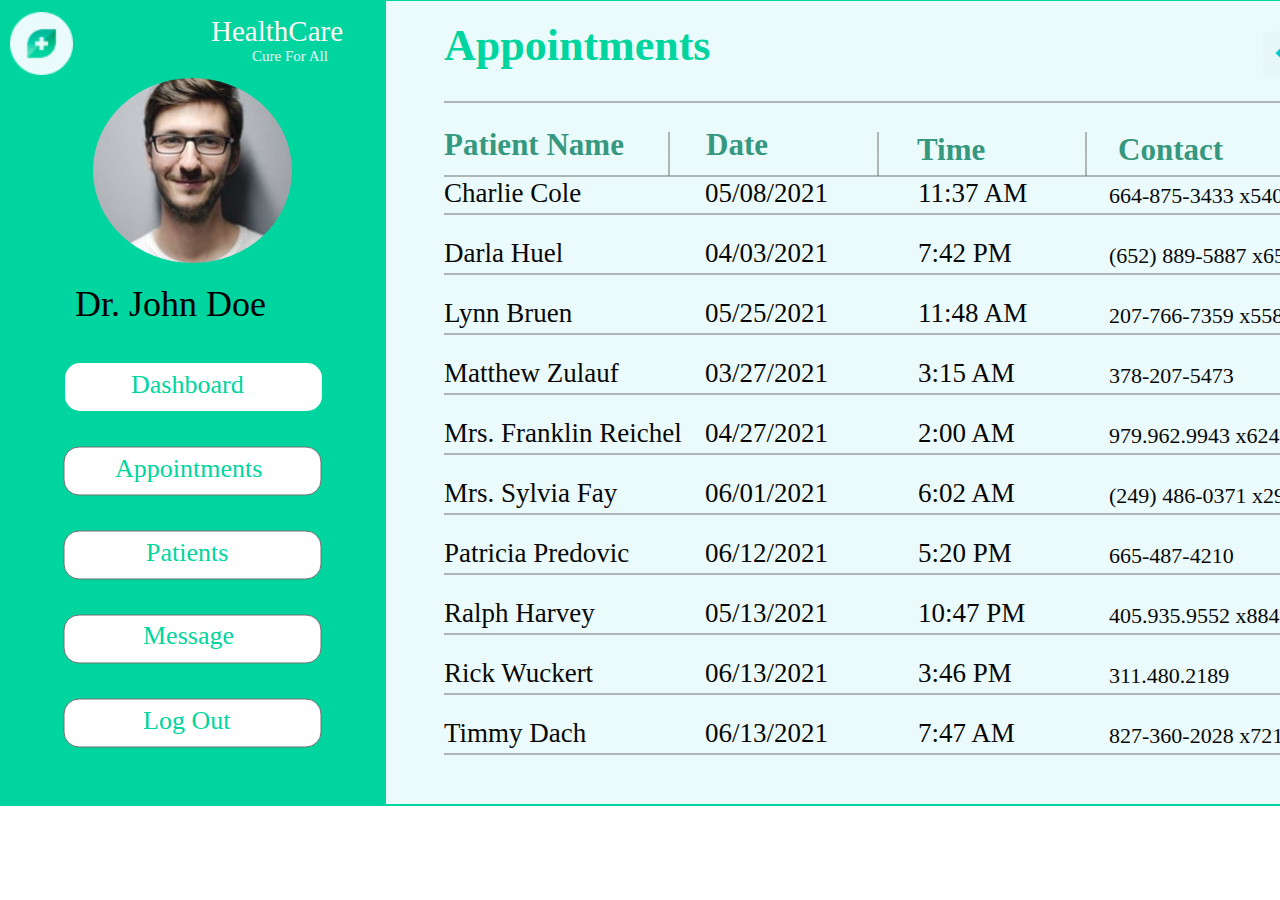
<file: appointment.html>
<!DOCTYPE html>
<html>
<head>
<meta charset="utf-8"/>
<meta http-equiv="X-UA-Compatible" content="IE=edge"/>
<meta name="viewport" content="width=device-width, initial-scale=1.0">
<title>appointment</title>
<style id="applicationStylesheet" type="text/css">
	.mediaViewInfo {
		--web-view-name: appointment;
		--web-view-id: appointment;
		--web-scale-on-resize: true;
		--web-enable-deep-linking: true;
	}
	:root {
		--web-view-ids: appointment;
	}
	* {
		margin: 0;
		padding: 0;
		box-sizing: border-box;
		border: none;
	}
	#appointment {
		position: absolute;
		width: 1374px;
		height: 806px;
		background-color: rgba(0,213,159,1);
		overflow: hidden;
		--web-view-name: appointment;
		--web-view-id: appointment;
		--web-scale-on-resize: true;
		--web-enable-deep-linking: true;
	}
	@keyframes fadein {
	
		0% {
			opacity: 0;
		}
		100% {
			opacity: 1;
		}
	
	}
	#Group_73 {
		position: absolute;
		width: 258px;
		height: 384px;
		left: 64px;
		top: 363px;
		overflow: visible;
	}
	#Group_71 {
		position: absolute;
		width: 257px;
		height: 48px;
		left: 0px;
		top: 252px;
		overflow: visible;
	}
	#Rectangle_8 {
		fill: rgba(255,255,255,1);
		stroke: rgba(112,112,112,1);
		stroke-width: 1px;
		stroke-linejoin: miter;
		stroke-linecap: butt;
		stroke-miterlimit: 4;
		shape-rendering: auto;
	}
	.Rectangle_8 {
		position: absolute;
		overflow: visible;
		width: 257px;
		height: 48px;
		left: 0px;
		top: 0px;
	}
	#Message {
		left: 79px;
		top: 6px;
		position: absolute;
		overflow: visible;
		width: 102px;
		white-space: nowrap;
		text-align: left;
		font-family: Segoe UI;
		font-style: normal;
		font-weight: normal;
		font-size: 26px;
		color: rgba(0,213,159,1);
	}
	#Group_70 {
		position: absolute;
		width: 257px;
		height: 48px;
		left: 0px;
		top: 336px;
		overflow: visible;
	}
	#message {
		position: absolute;
		width: 257px;
		height: 48px;
		left: 0px;
		top: 0px;
		overflow: visible;
		transition: all 0.3s ease-in;
		--web-animation: fadein 0.3s ease-in;
		--web-action-type: page;
		--web-action-target: Login.html;
		cursor: pointer;
	}
	#Rectangle_8_q {
		fill: rgba(255,255,255,1);
		stroke: rgba(112,112,112,1);
		stroke-width: 1px;
		stroke-linejoin: miter;
		stroke-linecap: butt;
		stroke-miterlimit: 4;
		shape-rendering: auto;
	}
	.Rectangle_8_q {
		position: absolute;
		overflow: visible;
		width: 257px;
		height: 48px;
		left: 0px;
		top: 0px;
	}
	#Log_Out {
		left: 79px;
		top: 7px;
		position: absolute;
		overflow: visible;
		width: 94px;
		white-space: nowrap;
		text-align: left;
		font-family: Segoe UI;
		font-style: normal;
		font-weight: normal;
		font-size: 26px;
		color: rgba(0,213,159,1);
	}
	#Group_72 {
		position: absolute;
		width: 257px;
		height: 48px;
		left: 0px;
		top: 168px;
		overflow: visible;
	}
	#Rectangle_9 {
		fill: rgba(255,255,255,1);
		stroke: rgba(112,112,112,1);
		stroke-width: 1px;
		stroke-linejoin: miter;
		stroke-linecap: butt;
		stroke-miterlimit: 4;
		shape-rendering: auto;
	}
	.Rectangle_9 {
		position: absolute;
		overflow: visible;
		width: 257px;
		height: 48px;
		left: 0px;
		top: 0px;
	}
	#Patients {
		left: 82px;
		top: 7px;
		position: absolute;
		overflow: visible;
		width: 91px;
		white-space: nowrap;
		text-align: left;
		font-family: Segoe UI;
		font-style: normal;
		font-weight: normal;
		font-size: 26px;
		color: rgba(0,213,159,1);
	}
	#Dashboard {
		position: absolute;
		width: 257px;
		height: 48px;
		left: 1px;
		top: 0px;
		overflow: visible;
		transition: all 0.3s ease-in;
		--web-animation: fadein 0.3s ease-in;
		--web-action-type: page;
		--web-action-target: Dashboard.html;
		cursor: pointer;
	}
	#Rectangle_5 {
		fill: rgba(255,255,255,1);
	}
	.Rectangle_5 {
		position: absolute;
		overflow: visible;
		width: 257px;
		height: 48px;
		left: 0px;
		top: 0px;
	}
	#Group_1 {
		position: absolute;
		width: 125px;
		height: 35px;
		left: 66px;
		top: 7px;
		overflow: visible;
	}
	#Dashboard_y {
		left: 0px;
		top: 0px;
		position: absolute;
		overflow: visible;
		width: 126px;
		white-space: nowrap;
		text-align: left;
		font-family: Segoe UI;
		font-style: normal;
		font-weight: normal;
		font-size: 26px;
		color: rgba(0,213,159,1);
	}
	#Rectangle_6 {
		fill: rgba(255,255,255,1);
		stroke: rgba(112,112,112,1);
		stroke-width: 1px;
		stroke-linejoin: miter;
		stroke-linecap: butt;
		stroke-miterlimit: 4;
		shape-rendering: auto;
	}
	.Rectangle_6 {
		position: absolute;
		overflow: visible;
		width: 257px;
		height: 48px;
		left: 0px;
		top: 84px;
	}
	#Appointments {
		left: 115px;
		top: 454px;
		position: absolute;
		overflow: visible;
		width: 164px;
		white-space: nowrap;
		text-align: left;
		font-family: Segoe UI;
		font-style: normal;
		font-weight: normal;
		font-size: 26px;
		color: rgba(0,213,159,1);
	}
	#Group_93 {
		position: absolute;
		width: 366px;
		height: 319px;
		left: 10px;
		top: 12px;
		overflow: visible;
	}
	#Group_68 {
		position: absolute;
		width: 366px;
		height: 63px;
		left: 0px;
		top: 0px;
		overflow: visible;
	}
	#logo {
		position: absolute;
		width: 63px;
		height: 63px;
		left: 0px;
		top: 0px;
		overflow: visible;
	}
	#HealthCare {
		left: 201px;
		top: 3px;
		position: absolute;
		overflow: visible;
		width: 166px;
		white-space: nowrap;
		text-align: left;
		font-family: Poppins;
		font-style: normal;
		font-weight: normal;
		font-size: 29px;
		color: rgba(252,246,246,1);
	}
	#Cure_For_All {
		left: 242px;
		top: 36px;
		position: absolute;
		overflow: visible;
		width: 85px;
		white-space: nowrap;
		text-align: left;
		font-family: Poppins;
		font-style: normal;
		font-weight: normal;
		font-size: 15px;
		color: rgba(235,251,251,1);
	}
	#Group_69 {
		position: absolute;
		width: 217px;
		height: 253px;
		left: 65px;
		top: 66px;
		overflow: visible;
	}
	#Dr_John_Doe {
		left: 0px;
		top: 205px;
		position: absolute;
		overflow: visible;
		width: 206px;
		white-space: nowrap;
		text-align: left;
		font-family: Segoe UI;
		font-style: normal;
		font-weight: normal;
		font-size: 36px;
		color: rgba(0,0,0,1);
	}
	#Ellipse_16 {
		position: absolute;
		width: 199px;
		height: 185px;
		left: 18px;
		top: 0px;
		overflow: visible;
	}
	#Group_95 {
		position: absolute;
		width: 988px;
		height: 803px;
		left: 386px;
		top: 1px;
		overflow: visible;
	}
	#Group_94 {
		position: absolute;
		width: 988px;
		height: 803px;
		left: 0px;
		top: 0px;
		overflow: visible;
	}
	#Rectangle_4 {
		fill: rgba(235,251,251,1);
	}
	.Rectangle_4 {
		position: absolute;
		overflow: visible;
		width: 988px;
		height: 803px;
		left: 0px;
		top: 0px;
	}
	#Group_74 {
		position: absolute;
		width: 868px;
		height: 74.5px;
		left: 58px;
		top: 100.5px;
		overflow: visible;
	}
	#Line_1 {
		fill: transparent;
		stroke: rgba(112,112,112,1);
		stroke-width: 1px;
		stroke-linejoin: miter;
		stroke-linecap: butt;
		stroke-miterlimit: 4;
		shape-rendering: auto;
	}
	.Line_1 {
		overflow: visible;
		position: absolute;
		width: 868px;
		height: 1px;
		left: 0px;
		top: 0px;
		transform: matrix(1,0,0,1,0,0);
	}
	#Line_2 {
		fill: transparent;
		stroke: rgba(112,112,112,1);
		stroke-width: 1px;
		stroke-linejoin: miter;
		stroke-linecap: butt;
		stroke-miterlimit: 4;
		shape-rendering: auto;
	}
	.Line_2 {
		overflow: visible;
		position: absolute;
		width: 868px;
		height: 1px;
		left: 0px;
		top: 74px;
		transform: matrix(1,0,0,1,0,0);
	}
	#Path_2 {
		fill: rgba(0,0,0,0);
		stroke: rgba(112,112,112,1);
		stroke-width: 1px;
		stroke-linejoin: miter;
		stroke-linecap: butt;
		stroke-miterlimit: 4;
		shape-rendering: auto;
	}
	.Path_2 {
		overflow: visible;
		position: absolute;
		width: 1px;
		height: 44px;
		left: 224.5px;
		top: 30px;
		transform: matrix(1,0,0,1,0,0);
	}
	#Path_3 {
		fill: rgba(0,0,0,0);
		stroke: rgba(112,112,112,1);
		stroke-width: 1px;
		stroke-linejoin: miter;
		stroke-linecap: butt;
		stroke-miterlimit: 4;
		shape-rendering: auto;
	}
	.Path_3 {
		overflow: visible;
		position: absolute;
		width: 1px;
		height: 44px;
		left: 434px;
		top: 30.5px;
		transform: matrix(1,0,0,1,0,0);
	}
	#Path_5 {
		fill: rgba(0,0,0,0);
		stroke: rgba(112,112,112,1);
		stroke-width: 1px;
		stroke-linejoin: miter;
		stroke-linecap: butt;
		stroke-miterlimit: 4;
		shape-rendering: auto;
	}
	.Path_5 {
		overflow: visible;
		position: absolute;
		width: 1px;
		height: 44px;
		left: 642.193px;
		top: 30px;
		transform: matrix(1,0,0,1,0,0);
	}
	#Patient_Name {
		left: 0px;
		top: 25.5px;
		position: absolute;
		overflow: visible;
		width: 192px;
		white-space: nowrap;
		text-align: left;
		font-family: Segoe UI;
		font-style: normal;
		font-weight: bold;
		font-size: 31px;
		color: rgba(54,152,127,1);
	}
	#Date {
		left: 262px;
		top: 25.5px;
		position: absolute;
		overflow: visible;
		width: 67px;
		white-space: nowrap;
		text-align: left;
		font-family: Segoe UI;
		font-style: normal;
		font-weight: bold;
		font-size: 31px;
		color: rgba(54,152,127,1);
	}
	#Time {
		left: 473px;
		top: 30.5px;
		position: absolute;
		overflow: visible;
		width: 70px;
		white-space: nowrap;
		text-align: left;
		font-family: Segoe UI;
		font-style: normal;
		font-weight: bold;
		font-size: 31px;
		color: rgba(54,152,127,1);
	}
	#Contact {
		left: 674px;
		top: 30.5px;
		position: absolute;
		overflow: visible;
		width: 110px;
		white-space: nowrap;
		text-align: left;
		font-family: Segoe UI;
		font-style: normal;
		font-weight: bold;
		font-size: 31px;
		color: rgba(54,152,127,1);
	}
	#Scroll_Group_2 {
		mix-blend-mode: normal;
		position: absolute;
		width: 869px;
		height: 594px;
		left: 58px;
		top: 173px;
		overflow: hidden;
	}
	#Repeat_Grid_1 {
		position: absolute;
		width: 869px;
		height: 1493px;
		left: 0px;
		top: 0px;
		overflow: hidden;
	}
	#Repeat_Grid_1_0 {
		position: absolute;
		width: 868px;
		height: 36px;
		left: 0px;
		top: 4px;
		overflow: visible;
	}
	#Line_3 {
		fill: transparent;
		stroke: rgba(112,112,112,1);
		stroke-width: 1px;
		stroke-linejoin: miter;
		stroke-linecap: butt;
		stroke-miterlimit: 4;
		shape-rendering: auto;
	}
	.Line_3 {
		overflow: visible;
		position: absolute;
		width: 868px;
		height: 1px;
		left: 0px;
		top: 35.5px;
		transform: matrix(1,0,0,1,0,0);
	}
	#Charlie_Cole {
		left: 0px;
		top: 0px;
		position: absolute;
		overflow: visible;
		width: 136px;
		white-space: nowrap;
		text-align: left;
		font-family: Segoe UI;
		font-style: normal;
		font-weight: lighter;
		font-size: 27px;
		color: rgba(7,7,7,1);
	}
	#ID05082021 {
		left: 261px;
		top: 0px;
		position: absolute;
		overflow: visible;
		width: 128px;
		white-space: nowrap;
		text-align: left;
		font-family: Segoe UI;
		font-style: normal;
		font-weight: lighter;
		font-size: 27px;
		color: rgba(7,7,7,1);
	}
	#ID1137_AM {
		left: 474px;
		top: 0px;
		position: absolute;
		overflow: visible;
		width: 100px;
		white-space: nowrap;
		text-align: left;
		font-family: Segoe UI;
		font-style: normal;
		font-weight: lighter;
		font-size: 27px;
		color: rgba(7,7,7,1);
	}
	#ID664-875-3433_x5407 {
		left: 665px;
		top: 5px;
		position: absolute;
		overflow: visible;
		width: 193px;
		white-space: nowrap;
		text-align: left;
		font-family: Segoe UI;
		font-style: normal;
		font-weight: lighter;
		font-size: 22px;
		color: rgba(7,7,7,1);
	}
	#Repeat_Grid_1_1 {
		position: absolute;
		width: 877px;
		height: 36px;
		left: 0px;
		top: 64px;
		overflow: visible;
	}
	#Line_3_bv {
		fill: transparent;
		stroke: rgba(112,112,112,1);
		stroke-width: 1px;
		stroke-linejoin: miter;
		stroke-linecap: butt;
		stroke-miterlimit: 4;
		shape-rendering: auto;
	}
	.Line_3_bv {
		overflow: visible;
		position: absolute;
		width: 868px;
		height: 1px;
		left: 0px;
		top: 35.5px;
		transform: matrix(1,0,0,1,0,0);
	}
	#Darla_Huel {
		left: 0px;
		top: 0px;
		position: absolute;
		overflow: visible;
		width: 121px;
		white-space: nowrap;
		text-align: left;
		font-family: Segoe UI;
		font-style: normal;
		font-weight: lighter;
		font-size: 27px;
		color: rgba(7,7,7,1);
	}
	#ID04032021 {
		left: 261px;
		top: 0px;
		position: absolute;
		overflow: visible;
		width: 128px;
		white-space: nowrap;
		text-align: left;
		font-family: Segoe UI;
		font-style: normal;
		font-weight: lighter;
		font-size: 27px;
		color: rgba(7,7,7,1);
	}
	#ID742_PM {
		left: 474px;
		top: 0px;
		position: absolute;
		overflow: visible;
		width: 93px;
		white-space: nowrap;
		text-align: left;
		font-family: Segoe UI;
		font-style: normal;
		font-weight: lighter;
		font-size: 27px;
		color: rgba(7,7,7,1);
	}
	#ID652_889-5887_x65303 {
		left: 665px;
		top: 5px;
		position: absolute;
		overflow: visible;
		width: 213px;
		white-space: nowrap;
		text-align: left;
		font-family: Segoe UI;
		font-style: normal;
		font-weight: lighter;
		font-size: 22px;
		color: rgba(7,7,7,1);
	}
	#Repeat_Grid_1_2 {
		position: absolute;
		width: 868px;
		height: 36px;
		left: 0px;
		top: 124px;
		overflow: visible;
	}
	#Line_3_b {
		fill: transparent;
		stroke: rgba(112,112,112,1);
		stroke-width: 1px;
		stroke-linejoin: miter;
		stroke-linecap: butt;
		stroke-miterlimit: 4;
		shape-rendering: auto;
	}
	.Line_3_b {
		overflow: visible;
		position: absolute;
		width: 868px;
		height: 1px;
		left: 0px;
		top: 35.5px;
		transform: matrix(1,0,0,1,0,0);
	}
	#Lynn_Bruen {
		left: 0px;
		top: 0px;
		position: absolute;
		overflow: visible;
		width: 127px;
		white-space: nowrap;
		text-align: left;
		font-family: Segoe UI;
		font-style: normal;
		font-weight: lighter;
		font-size: 27px;
		color: rgba(7,7,7,1);
	}
	#ID05252021 {
		left: 261px;
		top: 0px;
		position: absolute;
		overflow: visible;
		width: 128px;
		white-space: nowrap;
		text-align: left;
		font-family: Segoe UI;
		font-style: normal;
		font-weight: lighter;
		font-size: 27px;
		color: rgba(7,7,7,1);
	}
	#ID1148_AM {
		left: 474px;
		top: 0px;
		position: absolute;
		overflow: visible;
		width: 101px;
		white-space: nowrap;
		text-align: left;
		font-family: Segoe UI;
		font-style: normal;
		font-weight: lighter;
		font-size: 27px;
		color: rgba(7,7,7,1);
	}
	#ID207-766-7359_x5586 {
		left: 665px;
		top: 5px;
		position: absolute;
		overflow: visible;
		width: 191px;
		white-space: nowrap;
		text-align: left;
		font-family: Segoe UI;
		font-style: normal;
		font-weight: lighter;
		font-size: 22px;
		color: rgba(7,7,7,1);
	}
	#Repeat_Grid_1_3 {
		position: absolute;
		width: 868px;
		height: 36px;
		left: 0px;
		top: 184px;
		overflow: visible;
	}
	#Line_3_ca {
		fill: transparent;
		stroke: rgba(112,112,112,1);
		stroke-width: 1px;
		stroke-linejoin: miter;
		stroke-linecap: butt;
		stroke-miterlimit: 4;
		shape-rendering: auto;
	}
	.Line_3_ca {
		overflow: visible;
		position: absolute;
		width: 868px;
		height: 1px;
		left: 0px;
		top: 35.5px;
		transform: matrix(1,0,0,1,0,0);
	}
	#Matthew_Zulauf {
		left: 0px;
		top: 0px;
		position: absolute;
		overflow: visible;
		width: 181px;
		white-space: nowrap;
		text-align: left;
		font-family: Segoe UI;
		font-style: normal;
		font-weight: lighter;
		font-size: 27px;
		color: rgba(7,7,7,1);
	}
	#ID03272021 {
		left: 261px;
		top: 0px;
		position: absolute;
		overflow: visible;
		width: 127px;
		white-space: nowrap;
		text-align: left;
		font-family: Segoe UI;
		font-style: normal;
		font-weight: lighter;
		font-size: 27px;
		color: rgba(7,7,7,1);
	}
	#ID315_AM {
		left: 474px;
		top: 0px;
		position: absolute;
		overflow: visible;
		width: 91px;
		white-space: nowrap;
		text-align: left;
		font-family: Segoe UI;
		font-style: normal;
		font-weight: lighter;
		font-size: 27px;
		color: rgba(7,7,7,1);
	}
	#ID378-207-5473 {
		left: 665px;
		top: 5px;
		position: absolute;
		overflow: visible;
		width: 131px;
		white-space: nowrap;
		text-align: left;
		font-family: Segoe UI;
		font-style: normal;
		font-weight: lighter;
		font-size: 22px;
		color: rgba(7,7,7,1);
	}
	#Repeat_Grid_1_4 {
		position: absolute;
		width: 868px;
		height: 36px;
		left: 0px;
		top: 244px;
		overflow: visible;
	}
	#Line_3_cd {
		fill: transparent;
		stroke: rgba(112,112,112,1);
		stroke-width: 1px;
		stroke-linejoin: miter;
		stroke-linecap: butt;
		stroke-miterlimit: 4;
		shape-rendering: auto;
	}
	.Line_3_cd {
		overflow: visible;
		position: absolute;
		width: 868px;
		height: 1px;
		left: 0px;
		top: 35.5px;
		transform: matrix(1,0,0,1,0,0);
	}
	#Mrs_Franklin_Reichel {
		left: 0px;
		top: 0px;
		position: absolute;
		overflow: visible;
		width: 229px;
		white-space: nowrap;
		text-align: left;
		font-family: Segoe UI;
		font-style: normal;
		font-weight: lighter;
		font-size: 27px;
		color: rgba(7,7,7,1);
	}
	#ID04272021 {
		left: 261px;
		top: 0px;
		position: absolute;
		overflow: visible;
		width: 128px;
		white-space: nowrap;
		text-align: left;
		font-family: Segoe UI;
		font-style: normal;
		font-weight: lighter;
		font-size: 27px;
		color: rgba(7,7,7,1);
	}
	#ID200_AM {
		left: 474px;
		top: 0px;
		position: absolute;
		overflow: visible;
		width: 96px;
		white-space: nowrap;
		text-align: left;
		font-family: Segoe UI;
		font-style: normal;
		font-weight: lighter;
		font-size: 27px;
		color: rgba(7,7,7,1);
	}
	#ID9799629943_x6248 {
		left: 665px;
		top: 5px;
		position: absolute;
		overflow: visible;
		width: 185px;
		white-space: nowrap;
		text-align: left;
		font-family: Segoe UI;
		font-style: normal;
		font-weight: lighter;
		font-size: 22px;
		color: rgba(7,7,7,1);
	}
	#Repeat_Grid_1_5 {
		position: absolute;
		width: 874px;
		height: 36px;
		left: 0px;
		top: 304px;
		overflow: visible;
	}
	#Line_3_cj {
		fill: transparent;
		stroke: rgba(112,112,112,1);
		stroke-width: 1px;
		stroke-linejoin: miter;
		stroke-linecap: butt;
		stroke-miterlimit: 4;
		shape-rendering: auto;
	}
	.Line_3_cj {
		overflow: visible;
		position: absolute;
		width: 868px;
		height: 1px;
		left: 0px;
		top: 35.5px;
		transform: matrix(1,0,0,1,0,0);
	}
	#Mrs_Sylvia_Fay {
		left: 0px;
		top: 0px;
		position: absolute;
		overflow: visible;
		width: 168px;
		white-space: nowrap;
		text-align: left;
		font-family: Segoe UI;
		font-style: normal;
		font-weight: lighter;
		font-size: 27px;
		color: rgba(7,7,7,1);
	}
	#ID06012021 {
		left: 261px;
		top: 0px;
		position: absolute;
		overflow: visible;
		width: 123px;
		white-space: nowrap;
		text-align: left;
		font-family: Segoe UI;
		font-style: normal;
		font-weight: lighter;
		font-size: 27px;
		color: rgba(7,7,7,1);
	}
	#ID602_AM {
		left: 474px;
		top: 0px;
		position: absolute;
		overflow: visible;
		width: 96px;
		white-space: nowrap;
		text-align: left;
		font-family: Segoe UI;
		font-style: normal;
		font-weight: lighter;
		font-size: 27px;
		color: rgba(7,7,7,1);
	}
	#ID249_486-0371_x29967 {
		left: 665px;
		top: 5px;
		position: absolute;
		overflow: visible;
		width: 210px;
		white-space: nowrap;
		text-align: left;
		font-family: Segoe UI;
		font-style: normal;
		font-weight: lighter;
		font-size: 22px;
		color: rgba(7,7,7,1);
	}
	#Repeat_Grid_1_6 {
		position: absolute;
		width: 868px;
		height: 36px;
		left: 0px;
		top: 364px;
		overflow: visible;
	}
	#Line_3_cp {
		fill: transparent;
		stroke: rgba(112,112,112,1);
		stroke-width: 1px;
		stroke-linejoin: miter;
		stroke-linecap: butt;
		stroke-miterlimit: 4;
		shape-rendering: auto;
	}
	.Line_3_cp {
		overflow: visible;
		position: absolute;
		width: 868px;
		height: 1px;
		left: 0px;
		top: 35.5px;
		transform: matrix(1,0,0,1,0,0);
	}
	#Patricia_Predovic {
		left: 0px;
		top: 0px;
		position: absolute;
		overflow: visible;
		width: 184px;
		white-space: nowrap;
		text-align: left;
		font-family: Segoe UI;
		font-style: normal;
		font-weight: lighter;
		font-size: 27px;
		color: rgba(7,7,7,1);
	}
	#ID06122021 {
		left: 261px;
		top: 0px;
		position: absolute;
		overflow: visible;
		width: 123px;
		white-space: nowrap;
		text-align: left;
		font-family: Segoe UI;
		font-style: normal;
		font-weight: lighter;
		font-size: 27px;
		color: rgba(7,7,7,1);
	}
	#ID520_PM {
		left: 474px;
		top: 0px;
		position: absolute;
		overflow: visible;
		width: 93px;
		white-space: nowrap;
		text-align: left;
		font-family: Segoe UI;
		font-style: normal;
		font-weight: lighter;
		font-size: 27px;
		color: rgba(7,7,7,1);
	}
	#ID665-487-4210 {
		left: 665px;
		top: 5px;
		position: absolute;
		overflow: visible;
		width: 129px;
		white-space: nowrap;
		text-align: left;
		font-family: Segoe UI;
		font-style: normal;
		font-weight: lighter;
		font-size: 22px;
		color: rgba(7,7,7,1);
	}
	#Repeat_Grid_1_7 {
		position: absolute;
		width: 868px;
		height: 36px;
		left: 0px;
		top: 424px;
		overflow: visible;
	}
	#Line_3_cv {
		fill: transparent;
		stroke: rgba(112,112,112,1);
		stroke-width: 1px;
		stroke-linejoin: miter;
		stroke-linecap: butt;
		stroke-miterlimit: 4;
		shape-rendering: auto;
	}
	.Line_3_cv {
		overflow: visible;
		position: absolute;
		width: 868px;
		height: 1px;
		left: 0px;
		top: 35.5px;
		transform: matrix(1,0,0,1,0,0);
	}
	#Ralph_Harvey {
		left: 0px;
		top: 0px;
		position: absolute;
		overflow: visible;
		width: 152px;
		white-space: nowrap;
		text-align: left;
		font-family: Segoe UI;
		font-style: normal;
		font-weight: lighter;
		font-size: 27px;
		color: rgba(7,7,7,1);
	}
	#ID05132021 {
		left: 261px;
		top: 0px;
		position: absolute;
		overflow: visible;
		width: 123px;
		white-space: nowrap;
		text-align: left;
		font-family: Segoe UI;
		font-style: normal;
		font-weight: lighter;
		font-size: 27px;
		color: rgba(7,7,7,1);
	}
	#ID1047_PM {
		left: 474px;
		top: 0px;
		position: absolute;
		overflow: visible;
		width: 103px;
		white-space: nowrap;
		text-align: left;
		font-family: Segoe UI;
		font-style: normal;
		font-weight: lighter;
		font-size: 27px;
		color: rgba(7,7,7,1);
	}
	#ID4059359552_x8842 {
		left: 665px;
		top: 5px;
		position: absolute;
		overflow: visible;
		width: 185px;
		white-space: nowrap;
		text-align: left;
		font-family: Segoe UI;
		font-style: normal;
		font-weight: lighter;
		font-size: 22px;
		color: rgba(7,7,7,1);
	}
	#Repeat_Grid_1_8 {
		position: absolute;
		width: 868px;
		height: 36px;
		left: 0px;
		top: 484px;
		overflow: visible;
	}
	#Line_3_c {
		fill: transparent;
		stroke: rgba(112,112,112,1);
		stroke-width: 1px;
		stroke-linejoin: miter;
		stroke-linecap: butt;
		stroke-miterlimit: 4;
		shape-rendering: auto;
	}
	.Line_3_c {
		overflow: visible;
		position: absolute;
		width: 868px;
		height: 1px;
		left: 0px;
		top: 35.5px;
		transform: matrix(1,0,0,1,0,0);
	}
	#Rick_Wuckert {
		left: 0px;
		top: 0px;
		position: absolute;
		overflow: visible;
		width: 143px;
		white-space: nowrap;
		text-align: left;
		font-family: Segoe UI;
		font-style: normal;
		font-weight: lighter;
		font-size: 27px;
		color: rgba(7,7,7,1);
	}
	#ID06132021 {
		left: 261px;
		top: 0px;
		position: absolute;
		overflow: visible;
		width: 123px;
		white-space: nowrap;
		text-align: left;
		font-family: Segoe UI;
		font-style: normal;
		font-weight: lighter;
		font-size: 27px;
		color: rgba(7,7,7,1);
	}
	#ID346_PM {
		left: 474px;
		top: 0px;
		position: absolute;
		overflow: visible;
		width: 94px;
		white-space: nowrap;
		text-align: left;
		font-family: Segoe UI;
		font-style: normal;
		font-weight: lighter;
		font-size: 27px;
		color: rgba(7,7,7,1);
	}
	#ID3114802189 {
		left: 665px;
		top: 5px;
		position: absolute;
		overflow: visible;
		width: 114px;
		white-space: nowrap;
		text-align: left;
		font-family: Segoe UI;
		font-style: normal;
		font-weight: lighter;
		font-size: 22px;
		color: rgba(7,7,7,1);
	}
	#Repeat_Grid_1_9 {
		position: absolute;
		width: 868px;
		height: 36px;
		left: 0px;
		top: 544px;
		overflow: visible;
	}
	#Line_3_da {
		fill: transparent;
		stroke: rgba(112,112,112,1);
		stroke-width: 1px;
		stroke-linejoin: miter;
		stroke-linecap: butt;
		stroke-miterlimit: 4;
		shape-rendering: auto;
	}
	.Line_3_da {
		overflow: visible;
		position: absolute;
		width: 868px;
		height: 1px;
		left: 0px;
		top: 35.5px;
		transform: matrix(1,0,0,1,0,0);
	}
	#Timmy_Dach {
		left: 0px;
		top: 0px;
		position: absolute;
		overflow: visible;
		width: 143px;
		white-space: nowrap;
		text-align: left;
		font-family: Segoe UI;
		font-style: normal;
		font-weight: lighter;
		font-size: 27px;
		color: rgba(7,7,7,1);
	}
	#ID06132021_c {
		left: 261px;
		top: 0px;
		position: absolute;
		overflow: visible;
		width: 123px;
		white-space: nowrap;
		text-align: left;
		font-family: Segoe UI;
		font-style: normal;
		font-weight: lighter;
		font-size: 27px;
		color: rgba(7,7,7,1);
	}
	#ID747_AM {
		left: 474px;
		top: 0px;
		position: absolute;
		overflow: visible;
		width: 95px;
		white-space: nowrap;
		text-align: left;
		font-family: Segoe UI;
		font-style: normal;
		font-weight: lighter;
		font-size: 27px;
		color: rgba(7,7,7,1);
	}
	#ID827-360-2028_x721 {
		left: 665px;
		top: 5px;
		position: absolute;
		overflow: visible;
		width: 177px;
		white-space: nowrap;
		text-align: left;
		font-family: Segoe UI;
		font-style: normal;
		font-weight: lighter;
		font-size: 22px;
		color: rgba(7,7,7,1);
	}
	#Repeat_Grid_1_10 {
		position: absolute;
		width: 868px;
		height: 36px;
		left: 0px;
		top: 604px;
		overflow: visible;
	}
	#Line_3_dd {
		fill: transparent;
		stroke: rgba(112,112,112,1);
		stroke-width: 1px;
		stroke-linejoin: miter;
		stroke-linecap: butt;
		stroke-miterlimit: 4;
		shape-rendering: auto;
	}
	.Line_3_dd {
		overflow: visible;
		position: absolute;
		width: 868px;
		height: 1px;
		left: 0px;
		top: 35.5px;
		transform: matrix(1,0,0,1,0,0);
	}
	#Charlie_Cole_de {
		left: 0px;
		top: 0px;
		position: absolute;
		overflow: visible;
		width: 136px;
		white-space: nowrap;
		text-align: left;
		font-family: Segoe UI;
		font-style: normal;
		font-weight: lighter;
		font-size: 27px;
		color: rgba(7,7,7,1);
	}
	#ID05082021_df {
		left: 261px;
		top: 0px;
		position: absolute;
		overflow: visible;
		width: 128px;
		white-space: nowrap;
		text-align: left;
		font-family: Segoe UI;
		font-style: normal;
		font-weight: lighter;
		font-size: 27px;
		color: rgba(7,7,7,1);
	}
	#ID1137_AM_dg {
		left: 474px;
		top: 0px;
		position: absolute;
		overflow: visible;
		width: 100px;
		white-space: nowrap;
		text-align: left;
		font-family: Segoe UI;
		font-style: normal;
		font-weight: lighter;
		font-size: 27px;
		color: rgba(7,7,7,1);
	}
	#ID1-982-231-8182 {
		left: 665px;
		top: 5px;
		position: absolute;
		overflow: visible;
		width: 141px;
		white-space: nowrap;
		text-align: left;
		font-family: Segoe UI;
		font-style: normal;
		font-weight: lighter;
		font-size: 22px;
		color: rgba(7,7,7,1);
	}
	#Repeat_Grid_1_11 {
		position: absolute;
		width: 868px;
		height: 36px;
		left: 0px;
		top: 664px;
		overflow: visible;
	}
	#Line_3_dj {
		fill: transparent;
		stroke: rgba(112,112,112,1);
		stroke-width: 1px;
		stroke-linejoin: miter;
		stroke-linecap: butt;
		stroke-miterlimit: 4;
		shape-rendering: auto;
	}
	.Line_3_dj {
		overflow: visible;
		position: absolute;
		width: 868px;
		height: 1px;
		left: 0px;
		top: 35.5px;
		transform: matrix(1,0,0,1,0,0);
	}
	#Darla_Huel_dk {
		left: 0px;
		top: 0px;
		position: absolute;
		overflow: visible;
		width: 121px;
		white-space: nowrap;
		text-align: left;
		font-family: Segoe UI;
		font-style: normal;
		font-weight: lighter;
		font-size: 27px;
		color: rgba(7,7,7,1);
	}
	#ID04032021_dl {
		left: 261px;
		top: 0px;
		position: absolute;
		overflow: visible;
		width: 128px;
		white-space: nowrap;
		text-align: left;
		font-family: Segoe UI;
		font-style: normal;
		font-weight: lighter;
		font-size: 27px;
		color: rgba(7,7,7,1);
	}
	#ID742_PM_dm {
		left: 474px;
		top: 0px;
		position: absolute;
		overflow: visible;
		width: 93px;
		white-space: nowrap;
		text-align: left;
		font-family: Segoe UI;
		font-style: normal;
		font-weight: lighter;
		font-size: 27px;
		color: rgba(7,7,7,1);
	}
	#ID395-589-0071_x385 {
		left: 665px;
		top: 5px;
		position: absolute;
		overflow: visible;
		width: 177px;
		white-space: nowrap;
		text-align: left;
		font-family: Segoe UI;
		font-style: normal;
		font-weight: lighter;
		font-size: 22px;
		color: rgba(7,7,7,1);
	}
	#Repeat_Grid_1_12 {
		position: absolute;
		width: 868px;
		height: 36px;
		left: 0px;
		top: 724px;
		overflow: visible;
	}
	#Line_3_dp {
		fill: transparent;
		stroke: rgba(112,112,112,1);
		stroke-width: 1px;
		stroke-linejoin: miter;
		stroke-linecap: butt;
		stroke-miterlimit: 4;
		shape-rendering: auto;
	}
	.Line_3_dp {
		overflow: visible;
		position: absolute;
		width: 868px;
		height: 1px;
		left: 0px;
		top: 35.5px;
		transform: matrix(1,0,0,1,0,0);
	}
	#Lynn_Bruen_dq {
		left: 0px;
		top: 0px;
		position: absolute;
		overflow: visible;
		width: 127px;
		white-space: nowrap;
		text-align: left;
		font-family: Segoe UI;
		font-style: normal;
		font-weight: lighter;
		font-size: 27px;
		color: rgba(7,7,7,1);
	}
	#ID05252021_dr {
		left: 261px;
		top: 0px;
		position: absolute;
		overflow: visible;
		width: 128px;
		white-space: nowrap;
		text-align: left;
		font-family: Segoe UI;
		font-style: normal;
		font-weight: lighter;
		font-size: 27px;
		color: rgba(7,7,7,1);
	}
	#ID1148_AM_ds {
		left: 474px;
		top: 0px;
		position: absolute;
		overflow: visible;
		width: 101px;
		white-space: nowrap;
		text-align: left;
		font-family: Segoe UI;
		font-style: normal;
		font-weight: lighter;
		font-size: 27px;
		color: rgba(7,7,7,1);
	}
	#ID8122516078 {
		left: 665px;
		top: 5px;
		position: absolute;
		overflow: visible;
		width: 117px;
		white-space: nowrap;
		text-align: left;
		font-family: Segoe UI;
		font-style: normal;
		font-weight: lighter;
		font-size: 22px;
		color: rgba(7,7,7,1);
	}
	#Repeat_Grid_1_13 {
		position: absolute;
		width: 868px;
		height: 36px;
		left: 0px;
		top: 784px;
		overflow: visible;
	}
	#Line_3_dv {
		fill: transparent;
		stroke: rgba(112,112,112,1);
		stroke-width: 1px;
		stroke-linejoin: miter;
		stroke-linecap: butt;
		stroke-miterlimit: 4;
		shape-rendering: auto;
	}
	.Line_3_dv {
		overflow: visible;
		position: absolute;
		width: 868px;
		height: 1px;
		left: 0px;
		top: 35.5px;
		transform: matrix(1,0,0,1,0,0);
	}
	#Matthew_Zulauf_dw {
		left: 0px;
		top: 0px;
		position: absolute;
		overflow: visible;
		width: 181px;
		white-space: nowrap;
		text-align: left;
		font-family: Segoe UI;
		font-style: normal;
		font-weight: lighter;
		font-size: 27px;
		color: rgba(7,7,7,1);
	}
	#ID03272021_dx {
		left: 261px;
		top: 0px;
		position: absolute;
		overflow: visible;
		width: 127px;
		white-space: nowrap;
		text-align: left;
		font-family: Segoe UI;
		font-style: normal;
		font-weight: lighter;
		font-size: 27px;
		color: rgba(7,7,7,1);
	}
	#ID315_AM_dy {
		left: 474px;
		top: 0px;
		position: absolute;
		overflow: visible;
		width: 91px;
		white-space: nowrap;
		text-align: left;
		font-family: Segoe UI;
		font-style: normal;
		font-weight: lighter;
		font-size: 27px;
		color: rgba(7,7,7,1);
	}
	#ID1-635-365-7095 {
		left: 665px;
		top: 5px;
		position: absolute;
		overflow: visible;
		width: 148px;
		white-space: nowrap;
		text-align: left;
		font-family: Segoe UI;
		font-style: normal;
		font-weight: lighter;
		font-size: 22px;
		color: rgba(7,7,7,1);
	}
	#Repeat_Grid_1_14 {
		position: absolute;
		width: 868px;
		height: 36px;
		left: 0px;
		top: 844px;
		overflow: visible;
	}
	#Line_3_d {
		fill: transparent;
		stroke: rgba(112,112,112,1);
		stroke-width: 1px;
		stroke-linejoin: miter;
		stroke-linecap: butt;
		stroke-miterlimit: 4;
		shape-rendering: auto;
	}
	.Line_3_d {
		overflow: visible;
		position: absolute;
		width: 868px;
		height: 1px;
		left: 0px;
		top: 35.5px;
		transform: matrix(1,0,0,1,0,0);
	}
	#Mrs_Franklin_Reichel_d {
		left: 0px;
		top: 0px;
		position: absolute;
		overflow: visible;
		width: 229px;
		white-space: nowrap;
		text-align: left;
		font-family: Segoe UI;
		font-style: normal;
		font-weight: lighter;
		font-size: 27px;
		color: rgba(7,7,7,1);
	}
	#ID04272021_d {
		left: 261px;
		top: 0px;
		position: absolute;
		overflow: visible;
		width: 128px;
		white-space: nowrap;
		text-align: left;
		font-family: Segoe UI;
		font-style: normal;
		font-weight: lighter;
		font-size: 27px;
		color: rgba(7,7,7,1);
	}
	#ID200_AM_d {
		left: 474px;
		top: 0px;
		position: absolute;
		overflow: visible;
		width: 96px;
		white-space: nowrap;
		text-align: left;
		font-family: Segoe UI;
		font-style: normal;
		font-weight: lighter;
		font-size: 27px;
		color: rgba(7,7,7,1);
	}
	#ID1-255-780-3499_x588 {
		left: 665px;
		top: 5px;
		position: absolute;
		overflow: visible;
		width: 198px;
		white-space: nowrap;
		text-align: left;
		font-family: Segoe UI;
		font-style: normal;
		font-weight: lighter;
		font-size: 22px;
		color: rgba(7,7,7,1);
	}
	#Repeat_Grid_1_15 {
		position: absolute;
		width: 868px;
		height: 36px;
		left: 0px;
		top: 904px;
		overflow: visible;
	}
	#Line_3_ea {
		fill: transparent;
		stroke: rgba(112,112,112,1);
		stroke-width: 1px;
		stroke-linejoin: miter;
		stroke-linecap: butt;
		stroke-miterlimit: 4;
		shape-rendering: auto;
	}
	.Line_3_ea {
		overflow: visible;
		position: absolute;
		width: 868px;
		height: 1px;
		left: 0px;
		top: 35.5px;
		transform: matrix(1,0,0,1,0,0);
	}
	#Mrs_Sylvia_Fay_d {
		left: 0px;
		top: 0px;
		position: absolute;
		overflow: visible;
		width: 168px;
		white-space: nowrap;
		text-align: left;
		font-family: Segoe UI;
		font-style: normal;
		font-weight: lighter;
		font-size: 27px;
		color: rgba(7,7,7,1);
	}
	#ID06012021_d {
		left: 261px;
		top: 0px;
		position: absolute;
		overflow: visible;
		width: 123px;
		white-space: nowrap;
		text-align: left;
		font-family: Segoe UI;
		font-style: normal;
		font-weight: lighter;
		font-size: 27px;
		color: rgba(7,7,7,1);
	}
	#ID602_AM_ea {
		left: 474px;
		top: 0px;
		position: absolute;
		overflow: visible;
		width: 96px;
		white-space: nowrap;
		text-align: left;
		font-family: Segoe UI;
		font-style: normal;
		font-weight: lighter;
		font-size: 27px;
		color: rgba(7,7,7,1);
	}
	#ID334-467-5133_x38353 {
		left: 665px;
		top: 5px;
		position: absolute;
		overflow: visible;
		width: 201px;
		white-space: nowrap;
		text-align: left;
		font-family: Segoe UI;
		font-style: normal;
		font-weight: lighter;
		font-size: 22px;
		color: rgba(7,7,7,1);
	}
	#Repeat_Grid_1_16 {
		position: absolute;
		width: 868px;
		height: 36px;
		left: 0px;
		top: 964px;
		overflow: visible;
	}
	#Line_3_ed {
		fill: transparent;
		stroke: rgba(112,112,112,1);
		stroke-width: 1px;
		stroke-linejoin: miter;
		stroke-linecap: butt;
		stroke-miterlimit: 4;
		shape-rendering: auto;
	}
	.Line_3_ed {
		overflow: visible;
		position: absolute;
		width: 868px;
		height: 1px;
		left: 0px;
		top: 35.5px;
		transform: matrix(1,0,0,1,0,0);
	}
	#Patricia_Predovic_ee {
		left: 0px;
		top: 0px;
		position: absolute;
		overflow: visible;
		width: 184px;
		white-space: nowrap;
		text-align: left;
		font-family: Segoe UI;
		font-style: normal;
		font-weight: lighter;
		font-size: 27px;
		color: rgba(7,7,7,1);
	}
	#ID06122021_ef {
		left: 261px;
		top: 0px;
		position: absolute;
		overflow: visible;
		width: 123px;
		white-space: nowrap;
		text-align: left;
		font-family: Segoe UI;
		font-style: normal;
		font-weight: lighter;
		font-size: 27px;
		color: rgba(7,7,7,1);
	}
	#ID520_PM_eg {
		left: 474px;
		top: 0px;
		position: absolute;
		overflow: visible;
		width: 93px;
		white-space: nowrap;
		text-align: left;
		font-family: Segoe UI;
		font-style: normal;
		font-weight: lighter;
		font-size: 27px;
		color: rgba(7,7,7,1);
	}
	#ID8589731818_x216 {
		left: 665px;
		top: 5px;
		position: absolute;
		overflow: visible;
		width: 163px;
		white-space: nowrap;
		text-align: left;
		font-family: Segoe UI;
		font-style: normal;
		font-weight: lighter;
		font-size: 22px;
		color: rgba(7,7,7,1);
	}
	#Repeat_Grid_1_17 {
		position: absolute;
		width: 868px;
		height: 36px;
		left: 0px;
		top: 1024px;
		overflow: visible;
	}
	#Line_3_ej {
		fill: transparent;
		stroke: rgba(112,112,112,1);
		stroke-width: 1px;
		stroke-linejoin: miter;
		stroke-linecap: butt;
		stroke-miterlimit: 4;
		shape-rendering: auto;
	}
	.Line_3_ej {
		overflow: visible;
		position: absolute;
		width: 868px;
		height: 1px;
		left: 0px;
		top: 35.5px;
		transform: matrix(1,0,0,1,0,0);
	}
	#Ralph_Harvey_ek {
		left: 0px;
		top: 0px;
		position: absolute;
		overflow: visible;
		width: 152px;
		white-space: nowrap;
		text-align: left;
		font-family: Segoe UI;
		font-style: normal;
		font-weight: lighter;
		font-size: 27px;
		color: rgba(7,7,7,1);
	}
	#ID05132021_el {
		left: 261px;
		top: 0px;
		position: absolute;
		overflow: visible;
		width: 123px;
		white-space: nowrap;
		text-align: left;
		font-family: Segoe UI;
		font-style: normal;
		font-weight: lighter;
		font-size: 27px;
		color: rgba(7,7,7,1);
	}
	#ID1047_PM_em {
		left: 474px;
		top: 0px;
		position: absolute;
		overflow: visible;
		width: 103px;
		white-space: nowrap;
		text-align: left;
		font-family: Segoe UI;
		font-style: normal;
		font-weight: lighter;
		font-size: 27px;
		color: rgba(7,7,7,1);
	}
	#ID893-452-8180 {
		left: 665px;
		top: 5px;
		position: absolute;
		overflow: visible;
		width: 129px;
		white-space: nowrap;
		text-align: left;
		font-family: Segoe UI;
		font-style: normal;
		font-weight: lighter;
		font-size: 22px;
		color: rgba(7,7,7,1);
	}
	#Repeat_Grid_1_18 {
		position: absolute;
		width: 868px;
		height: 36px;
		left: 0px;
		top: 1084px;
		overflow: visible;
	}
	#Line_3_ep {
		fill: transparent;
		stroke: rgba(112,112,112,1);
		stroke-width: 1px;
		stroke-linejoin: miter;
		stroke-linecap: butt;
		stroke-miterlimit: 4;
		shape-rendering: auto;
	}
	.Line_3_ep {
		overflow: visible;
		position: absolute;
		width: 868px;
		height: 1px;
		left: 0px;
		top: 35.5px;
		transform: matrix(1,0,0,1,0,0);
	}
	#Rick_Wuckert_eq {
		left: 0px;
		top: 0px;
		position: absolute;
		overflow: visible;
		width: 143px;
		white-space: nowrap;
		text-align: left;
		font-family: Segoe UI;
		font-style: normal;
		font-weight: lighter;
		font-size: 27px;
		color: rgba(7,7,7,1);
	}
	#ID06132021_er {
		left: 261px;
		top: 0px;
		position: absolute;
		overflow: visible;
		width: 123px;
		white-space: nowrap;
		text-align: left;
		font-family: Segoe UI;
		font-style: normal;
		font-weight: lighter;
		font-size: 27px;
		color: rgba(7,7,7,1);
	}
	#ID346_PM_es {
		left: 474px;
		top: 0px;
		position: absolute;
		overflow: visible;
		width: 94px;
		white-space: nowrap;
		text-align: left;
		font-family: Segoe UI;
		font-style: normal;
		font-weight: lighter;
		font-size: 27px;
		color: rgba(7,7,7,1);
	}
	#ID404-258-7670_x84723 {
		left: 665px;
		top: 5px;
		position: absolute;
		overflow: visible;
		width: 204px;
		white-space: nowrap;
		text-align: left;
		font-family: Segoe UI;
		font-style: normal;
		font-weight: lighter;
		font-size: 22px;
		color: rgba(7,7,7,1);
	}
	#Repeat_Grid_1_19 {
		position: absolute;
		width: 868px;
		height: 36px;
		left: 0px;
		top: 1144px;
		overflow: visible;
	}
	#Line_3_ev {
		fill: transparent;
		stroke: rgba(112,112,112,1);
		stroke-width: 1px;
		stroke-linejoin: miter;
		stroke-linecap: butt;
		stroke-miterlimit: 4;
		shape-rendering: auto;
	}
	.Line_3_ev {
		overflow: visible;
		position: absolute;
		width: 868px;
		height: 1px;
		left: 0px;
		top: 35.5px;
		transform: matrix(1,0,0,1,0,0);
	}
	#Timmy_Dach_ew {
		left: 0px;
		top: 0px;
		position: absolute;
		overflow: visible;
		width: 143px;
		white-space: nowrap;
		text-align: left;
		font-family: Segoe UI;
		font-style: normal;
		font-weight: lighter;
		font-size: 27px;
		color: rgba(7,7,7,1);
	}
	#ID06132021_ex {
		left: 261px;
		top: 0px;
		position: absolute;
		overflow: visible;
		width: 123px;
		white-space: nowrap;
		text-align: left;
		font-family: Segoe UI;
		font-style: normal;
		font-weight: lighter;
		font-size: 27px;
		color: rgba(7,7,7,1);
	}
	#ID747_AM_ey {
		left: 474px;
		top: 0px;
		position: absolute;
		overflow: visible;
		width: 95px;
		white-space: nowrap;
		text-align: left;
		font-family: Segoe UI;
		font-style: normal;
		font-weight: lighter;
		font-size: 27px;
		color: rgba(7,7,7,1);
	}
	#ID988_544-2032_x8760 {
		left: 665px;
		top: 5px;
		position: absolute;
		overflow: visible;
		width: 202px;
		white-space: nowrap;
		text-align: left;
		font-family: Segoe UI;
		font-style: normal;
		font-weight: lighter;
		font-size: 22px;
		color: rgba(7,7,7,1);
	}
	#Repeat_Grid_1_20 {
		position: absolute;
		width: 868px;
		height: 36px;
		left: 0px;
		top: 1204px;
		overflow: visible;
	}
	#Line_3_e {
		fill: transparent;
		stroke: rgba(112,112,112,1);
		stroke-width: 1px;
		stroke-linejoin: miter;
		stroke-linecap: butt;
		stroke-miterlimit: 4;
		shape-rendering: auto;
	}
	.Line_3_e {
		overflow: visible;
		position: absolute;
		width: 868px;
		height: 1px;
		left: 0px;
		top: 35.5px;
		transform: matrix(1,0,0,1,0,0);
	}
	#Charlie_Cole_e {
		left: 0px;
		top: 0px;
		position: absolute;
		overflow: visible;
		width: 136px;
		white-space: nowrap;
		text-align: left;
		font-family: Segoe UI;
		font-style: normal;
		font-weight: lighter;
		font-size: 27px;
		color: rgba(7,7,7,1);
	}
	#ID05082021_e {
		left: 261px;
		top: 0px;
		position: absolute;
		overflow: visible;
		width: 128px;
		white-space: nowrap;
		text-align: left;
		font-family: Segoe UI;
		font-style: normal;
		font-weight: lighter;
		font-size: 27px;
		color: rgba(7,7,7,1);
	}
	#ID1137_AM_e {
		left: 474px;
		top: 0px;
		position: absolute;
		overflow: visible;
		width: 100px;
		white-space: nowrap;
		text-align: left;
		font-family: Segoe UI;
		font-style: normal;
		font-weight: lighter;
		font-size: 27px;
		color: rgba(7,7,7,1);
	}
	#ID664-875-3433_x5407_e {
		left: 665px;
		top: 5px;
		position: absolute;
		overflow: visible;
		width: 193px;
		white-space: nowrap;
		text-align: left;
		font-family: Segoe UI;
		font-style: normal;
		font-weight: lighter;
		font-size: 22px;
		color: rgba(7,7,7,1);
	}
	#Repeat_Grid_1_21 {
		position: absolute;
		width: 877px;
		height: 36px;
		left: 0px;
		top: 1264px;
		overflow: visible;
	}
	#Line_3_fa {
		fill: transparent;
		stroke: rgba(112,112,112,1);
		stroke-width: 1px;
		stroke-linejoin: miter;
		stroke-linecap: butt;
		stroke-miterlimit: 4;
		shape-rendering: auto;
	}
	.Line_3_fa {
		overflow: visible;
		position: absolute;
		width: 868px;
		height: 1px;
		left: 0px;
		top: 35.5px;
		transform: matrix(1,0,0,1,0,0);
	}
	#Darla_Huel_e {
		left: 0px;
		top: 0px;
		position: absolute;
		overflow: visible;
		width: 121px;
		white-space: nowrap;
		text-align: left;
		font-family: Segoe UI;
		font-style: normal;
		font-weight: lighter;
		font-size: 27px;
		color: rgba(7,7,7,1);
	}
	#ID04032021_e {
		left: 261px;
		top: 0px;
		position: absolute;
		overflow: visible;
		width: 128px;
		white-space: nowrap;
		text-align: left;
		font-family: Segoe UI;
		font-style: normal;
		font-weight: lighter;
		font-size: 27px;
		color: rgba(7,7,7,1);
	}
	#ID742_PM_fa {
		left: 474px;
		top: 0px;
		position: absolute;
		overflow: visible;
		width: 93px;
		white-space: nowrap;
		text-align: left;
		font-family: Segoe UI;
		font-style: normal;
		font-weight: lighter;
		font-size: 27px;
		color: rgba(7,7,7,1);
	}
	#ID652_889-5887_x65303_fb {
		left: 665px;
		top: 5px;
		position: absolute;
		overflow: visible;
		width: 213px;
		white-space: nowrap;
		text-align: left;
		font-family: Segoe UI;
		font-style: normal;
		font-weight: lighter;
		font-size: 22px;
		color: rgba(7,7,7,1);
	}
	#Repeat_Grid_1_22 {
		position: absolute;
		width: 868px;
		height: 36px;
		left: 0px;
		top: 1324px;
		overflow: visible;
	}
	#Line_3_fd {
		fill: transparent;
		stroke: rgba(112,112,112,1);
		stroke-width: 1px;
		stroke-linejoin: miter;
		stroke-linecap: butt;
		stroke-miterlimit: 4;
		shape-rendering: auto;
	}
	.Line_3_fd {
		overflow: visible;
		position: absolute;
		width: 868px;
		height: 1px;
		left: 0px;
		top: 35.5px;
		transform: matrix(1,0,0,1,0,0);
	}
	#Lynn_Bruen_fe {
		left: 0px;
		top: 0px;
		position: absolute;
		overflow: visible;
		width: 127px;
		white-space: nowrap;
		text-align: left;
		font-family: Segoe UI;
		font-style: normal;
		font-weight: lighter;
		font-size: 27px;
		color: rgba(7,7,7,1);
	}
	#ID05252021_ff {
		left: 261px;
		top: 0px;
		position: absolute;
		overflow: visible;
		width: 128px;
		white-space: nowrap;
		text-align: left;
		font-family: Segoe UI;
		font-style: normal;
		font-weight: lighter;
		font-size: 27px;
		color: rgba(7,7,7,1);
	}
	#ID1148_AM_fg {
		left: 474px;
		top: 0px;
		position: absolute;
		overflow: visible;
		width: 101px;
		white-space: nowrap;
		text-align: left;
		font-family: Segoe UI;
		font-style: normal;
		font-weight: lighter;
		font-size: 27px;
		color: rgba(7,7,7,1);
	}
	#ID207-766-7359_x5586_fh {
		left: 665px;
		top: 5px;
		position: absolute;
		overflow: visible;
		width: 191px;
		white-space: nowrap;
		text-align: left;
		font-family: Segoe UI;
		font-style: normal;
		font-weight: lighter;
		font-size: 22px;
		color: rgba(7,7,7,1);
	}
	#Repeat_Grid_1_23 {
		position: absolute;
		width: 868px;
		height: 36px;
		left: 0px;
		top: 1384px;
		overflow: visible;
	}
	#Line_3_fj {
		fill: transparent;
		stroke: rgba(112,112,112,1);
		stroke-width: 1px;
		stroke-linejoin: miter;
		stroke-linecap: butt;
		stroke-miterlimit: 4;
		shape-rendering: auto;
	}
	.Line_3_fj {
		overflow: visible;
		position: absolute;
		width: 868px;
		height: 1px;
		left: 0px;
		top: 35.5px;
		transform: matrix(1,0,0,1,0,0);
	}
	#Matthew_Zulauf_fk {
		left: 0px;
		top: 0px;
		position: absolute;
		overflow: visible;
		width: 181px;
		white-space: nowrap;
		text-align: left;
		font-family: Segoe UI;
		font-style: normal;
		font-weight: lighter;
		font-size: 27px;
		color: rgba(7,7,7,1);
	}
	#ID03272021_fl {
		left: 261px;
		top: 0px;
		position: absolute;
		overflow: visible;
		width: 127px;
		white-space: nowrap;
		text-align: left;
		font-family: Segoe UI;
		font-style: normal;
		font-weight: lighter;
		font-size: 27px;
		color: rgba(7,7,7,1);
	}
	#ID315_AM_fm {
		left: 474px;
		top: 0px;
		position: absolute;
		overflow: visible;
		width: 91px;
		white-space: nowrap;
		text-align: left;
		font-family: Segoe UI;
		font-style: normal;
		font-weight: lighter;
		font-size: 27px;
		color: rgba(7,7,7,1);
	}
	#ID378-207-5473_fn {
		left: 665px;
		top: 5px;
		position: absolute;
		overflow: visible;
		width: 131px;
		white-space: nowrap;
		text-align: left;
		font-family: Segoe UI;
		font-style: normal;
		font-weight: lighter;
		font-size: 22px;
		color: rgba(7,7,7,1);
	}
	#Repeat_Grid_1_24 {
		position: absolute;
		width: 868px;
		height: 36px;
		left: 0px;
		top: 1444px;
		overflow: visible;
	}
	#Line_3_fp {
		fill: transparent;
		stroke: rgba(112,112,112,1);
		stroke-width: 1px;
		stroke-linejoin: miter;
		stroke-linecap: butt;
		stroke-miterlimit: 4;
		shape-rendering: auto;
	}
	.Line_3_fp {
		overflow: visible;
		position: absolute;
		width: 868px;
		height: 1px;
		left: 0px;
		top: 35.5px;
		transform: matrix(1,0,0,1,0,0);
	}
	#Mrs_Franklin_Reichel_fq {
		left: 0px;
		top: 0px;
		position: absolute;
		overflow: visible;
		width: 229px;
		white-space: nowrap;
		text-align: left;
		font-family: Segoe UI;
		font-style: normal;
		font-weight: lighter;
		font-size: 27px;
		color: rgba(7,7,7,1);
	}
	#ID04272021_fr {
		left: 261px;
		top: 0px;
		position: absolute;
		overflow: visible;
		width: 128px;
		white-space: nowrap;
		text-align: left;
		font-family: Segoe UI;
		font-style: normal;
		font-weight: lighter;
		font-size: 27px;
		color: rgba(7,7,7,1);
	}
	#ID200_AM_fs {
		left: 474px;
		top: 0px;
		position: absolute;
		overflow: visible;
		width: 96px;
		white-space: nowrap;
		text-align: left;
		font-family: Segoe UI;
		font-style: normal;
		font-weight: lighter;
		font-size: 27px;
		color: rgba(7,7,7,1);
	}
	#ID9799629943_x6248_ft {
		left: 665px;
		top: 5px;
		position: absolute;
		overflow: visible;
		width: 185px;
		white-space: nowrap;
		text-align: left;
		font-family: Segoe UI;
		font-style: normal;
		font-weight: lighter;
		font-size: 22px;
		color: rgba(7,7,7,1);
	}
	#Group_75 {
		position: absolute;
		width: 866px;
		height: 59px;
		left: 58px;
		top: 19px;
		overflow: visible;
	}
	#Appointments_fv {
		left: 0px;
		top: 0px;
		position: absolute;
		overflow: visible;
		width: 297px;
		white-space: nowrap;
		text-align: left;
		font-family: Segoe UI;
		font-style: normal;
		font-weight: bold;
		font-size: 44px;
		color: rgba(0,213,159,1);
	}
	#Rectangle_65 {
		position: absolute;
		width: 48px;
		height: 48px;
		left: 818px;
		top: 11px;
		overflow: visible;
		transition: all 0.3s ease-in;
		--web-animation: fadein 0.3s ease-in;
		--web-action-type: page;
		--web-action-target: Dashboard.html;
		cursor: pointer;
	}
</style>
<script id="applicationScript">
///////////////////////////////////////
// INITIALIZATION
///////////////////////////////////////

/**
 * Functionality for scaling, showing by media query, and navigation between multiple pages on a single page. 
 * Code subject to change.
 **/

if (window.console==null) { window["console"] = { log : function() {} } }; // some browsers do not set console

var Application = function() {
	// event constants
	this.prefix = "--web-";
	this.NAVIGATION_CHANGE = "viewChange";
	this.VIEW_NOT_FOUND = "viewNotFound";
	this.VIEW_CHANGE = "viewChange";
	this.VIEW_CHANGING = "viewChanging";
	this.STATE_NOT_FOUND = "stateNotFound";
	this.APPLICATION_COMPLETE = "applicationComplete";
	this.APPLICATION_RESIZE = "applicationResize";
	this.SIZE_STATE_NAME = "data-is-view-scaled";
	this.STATE_NAME = this.prefix + "state";

	this.lastTrigger = null;
	this.lastView = null;
	this.lastState = null;
	this.lastOverlay = null;
	this.currentView = null;
	this.currentState = null;
	this.currentOverlay = null;
	this.currentQuery = {index: 0, rule: null, mediaText: null, id: null};
	this.inclusionQuery = "(min-width: 0px)";
	this.exclusionQuery = "none and (min-width: 99999px)";
	this.LastModifiedDateLabelName = "LastModifiedDateLabel";
	this.viewScaleSliderId = "ViewScaleSliderInput";
	this.pageRefreshedName = "showPageRefreshedNotification";
	this.applicationStylesheet = null;
	this.mediaQueryDictionary = {};
	this.viewsDictionary = {};
	this.addedViews = [];
	this.views = {};
	this.viewIds = [];
	this.viewQueries = {};
	this.overlays = {};
	this.overlayIds = [];
	this.numberOfViews = 0;
	this.verticalPadding = 0;
	this.horizontalPadding = 0;
	this.stateName = null;
	this.viewScale = 1;
	this.viewLeft = 0;
	this.viewTop = 0;
	this.horizontalScrollbarsNeeded = false;
	this.verticalScrollbarsNeeded = false;

	// view settings
	this.showUpdateNotification = false;
	this.showNavigationControls = false;
	this.scaleViewsToFit = false;
	this.scaleToFitOnDoubleClick = false;
	this.actualSizeOnDoubleClick = false;
	this.scaleViewsOnResize = false;
	this.navigationOnKeypress = false;
	this.showViewName = false;
	this.enableDeepLinking = true;
	this.refreshPageForChanges = false;
	this.showRefreshNotifications = true;

	// view controls
	this.scaleViewSlider = null;
	this.lastModifiedLabel = null;
	this.supportsPopState = false; // window.history.pushState!=null;
	this.initialized = false;

	// refresh properties
	this.refreshDuration = 250;
	this.lastModifiedDate = null;
	this.refreshRequest = null;
	this.refreshInterval = null;
	this.refreshContent = null;
	this.refreshContentSize = null;
	this.refreshCheckContent = false;
	this.refreshCheckContentSize = false;

	var self = this;

	self.initialize = function(event) {
		var view = self.getVisibleView();
		var views = self.getVisibleViews();
		if (view==null) view = self.getInitialView();
		self.collectViews();
		self.collectOverlays();
		self.collectMediaQueries();

		for (let index = 0; index < views.length; index++) {
			var view = views[index];
			self.setViewOptions(view);
			self.setViewVariables(view);
			self.centerView(view);
		}

		// sometimes the body size is 0 so we call this now and again later
		if (self.initialized) {
			window.addEventListener(self.NAVIGATION_CHANGE, self.viewChangeHandler);
			window.addEventListener("keyup", self.keypressHandler);
			window.addEventListener("keypress", self.keypressHandler);
			window.addEventListener("resize", self.resizeHandler);
			window.document.addEventListener("dblclick", self.doubleClickHandler);

			if (self.supportsPopState) {
				window.addEventListener('popstate', self.popStateHandler);
			}
			else {
				window.addEventListener('hashchange', self.hashChangeHandler);
			}

			// we are ready to go
			window.dispatchEvent(new Event(self.APPLICATION_COMPLETE));
		}

		if (self.initialized==false) {
			if (self.enableDeepLinking) {
				self.syncronizeViewToURL();
			} 
	
			if (self.refreshPageForChanges) {
				self.setupRefreshForChanges();
			}
	
			self.initialized = true;
		}
		
		if (self.scaleViewsToFit) {
			self.viewScale = self.scaleViewToFit(view);
			
			if (self.viewScale<0) {
				setTimeout(self.scaleViewToFit, 500, view);
			}
		}
		else if (view) {
			self.viewScale = self.getViewScaleValue(view);
			self.centerView(view);
			self.updateSliderValue(self.viewScale);
		}
		else {
			// no view found
		}
	
		if (self.showUpdateNotification) {
			self.showNotification();
		}

		//"addEventListener" in window ? null : window.addEventListener = window.attachEvent;
		//"addEventListener" in document ? null : document.addEventListener = document.attachEvent;
	}


	///////////////////////////////////////
	// AUTO REFRESH 
	///////////////////////////////////////

	self.setupRefreshForChanges = function() {
		self.refreshRequest = new XMLHttpRequest();

		if (!self.refreshRequest) {
			return false;
		}

		// get document start values immediately
		self.requestRefreshUpdate();
	}

	/**
	 * Attempt to check the last modified date by the headers 
	 * or the last modified property from the byte array (experimental)
	 **/
	self.requestRefreshUpdate = function() {
		var url = document.location.href;
		var protocol = window.location.protocol;
		var method;
		
		try {

			if (self.refreshCheckContentSize) {
				self.refreshRequest.open('HEAD', url, true);
			}
			else if (self.refreshCheckContent) {
				self.refreshContent = document.documentElement.outerHTML;
				self.refreshRequest.open('GET', url, true);
				self.refreshRequest.responseType = "text";
			}
			else {

				// get page last modified date for the first call to compare to later
				if (self.lastModifiedDate==null) {

					// File system does not send headers in FF so get blob if possible
					if (protocol=="file:") {
						self.refreshRequest.open("GET", url, true);
						self.refreshRequest.responseType = "blob";
					}
					else {
						self.refreshRequest.open("HEAD", url, true);
						self.refreshRequest.responseType = "blob";
					}

					self.refreshRequest.onload = self.refreshOnLoadOnceHandler;

					// In some browsers (Chrome & Safari) this error occurs at send: 
					// 
					// Chrome - Access to XMLHttpRequest at 'file:///index.html' from origin 'null' 
					// has been blocked by CORS policy: 
					// Cross origin requests are only supported for protocol schemes: 
					// http, data, chrome, chrome-extension, https.
					// 
					// Safari - XMLHttpRequest cannot load file:///Users/user/Public/index.html. Cross origin requests are only supported for HTTP.
					// 
					// Solution is to run a local server, set local permissions or test in another browser
					self.refreshRequest.send(null);

					// In MS browsers the following behavior occurs possibly due to an AJAX call to check last modified date: 
					// 
					// DOM7011: The code on this page disabled back and forward caching.

					// In Brave (Chrome) error when on the server
					// index.js:221 HEAD https://www.example.com/ net::ERR_INSUFFICIENT_RESOURCES
					// self.refreshRequest.send(null);

				}
				else {
					self.refreshRequest = new XMLHttpRequest();
					self.refreshRequest.onreadystatechange = self.refreshHandler;
					self.refreshRequest.ontimeout = function() {
						self.log("Couldn't find page to check for updates");
					}
					
					var method;
					if (protocol=="file:") {
						method = "GET";
					}
					else {
						method = "HEAD";
					}

					//refreshRequest.open('HEAD', url, true);
					self.refreshRequest.open(method, url, true);
					self.refreshRequest.responseType = "blob";
					self.refreshRequest.send(null);
				}
			}
		}
		catch (error) {
			self.log("Refresh failed for the following reason:")
			self.log(error);
		}
	}

	self.refreshHandler = function() {
		var contentSize;

		try {

			if (self.refreshRequest.readyState === XMLHttpRequest.DONE) {
				
				if (self.refreshRequest.status === 2 || 
					self.refreshRequest.status === 200) {
					var pageChanged = false;

					self.updateLastModifiedLabel();

					if (self.refreshCheckContentSize) {
						var lastModifiedHeader = self.refreshRequest.getResponseHeader("Last-Modified");
						contentSize = self.refreshRequest.getResponseHeader("Content-Length");
						//lastModifiedDate = refreshRequest.getResponseHeader("Last-Modified");
						var headers = self.refreshRequest.getAllResponseHeaders();
						var hasContentHeader = headers.indexOf("Content-Length")!=-1;
						
						if (hasContentHeader) {
							contentSize = self.refreshRequest.getResponseHeader("Content-Length");

							// size has not been set yet
							if (self.refreshContentSize==null) {
								self.refreshContentSize = contentSize;
								// exit and let interval call this method again
								return;
							}

							if (contentSize!=self.refreshContentSize) {
								pageChanged = true;
							}
						}
					}
					else if (self.refreshCheckContent) {

						if (self.refreshRequest.responseText!=self.refreshContent) {
							pageChanged = true;
						}
					}
					else {
						lastModifiedHeader = self.getLastModified(self.refreshRequest);

						if (self.lastModifiedDate!=lastModifiedHeader) {
							self.log("lastModifiedDate:" + self.lastModifiedDate + ",lastModifiedHeader:" +lastModifiedHeader);
							pageChanged = true;
						}

					}

					
					if (pageChanged) {
						clearInterval(self.refreshInterval);
						self.refreshUpdatedPage();
						return;
					}

				}
				else {
					self.log('There was a problem with the request.');
				}

			}
		}
		catch( error ) {
			//console.log('Caught Exception: ' + error);
		}
	}

	self.refreshOnLoadOnceHandler = function(event) {

		// get the last modified date
		if (self.refreshRequest.response) {
			self.lastModifiedDate = self.getLastModified(self.refreshRequest);

			if (self.lastModifiedDate!=null) {

				if (self.refreshInterval==null) {
					self.refreshInterval = setInterval(self.requestRefreshUpdate, self.refreshDuration);
				}
			}
			else {
				self.log("Could not get last modified date from the server");
			}
		}
	}

	self.refreshUpdatedPage = function() {
		if (self.showRefreshNotifications) {
			var date = new Date().setTime((new Date().getTime()+10000));
			document.cookie = encodeURIComponent(self.pageRefreshedName) + "=true" + "; max-age=6000;" + " path=/";
		}

		document.location.reload(true);
	}

	self.showNotification = function(duration) {
		var notificationID = self.pageRefreshedName+"ID";
		var notification = document.getElementById(notificationID);
		if (duration==null) duration = 4000;

		if (notification!=null) {return;}

		notification = document.createElement("div");
		notification.id = notificationID;
		notification.textContent = "PAGE UPDATED";
		var styleRule = ""
		styleRule = "position: fixed; padding: 7px 16px 6px 16px; font-family: Arial, sans-serif; font-size: 10px; font-weight: bold; left: 50%;";
		styleRule += "top: 20px; background-color: rgba(0,0,0,.5); border-radius: 12px; color:rgb(235, 235, 235); transition: all 2s linear;";
		styleRule += "transform: translateX(-50%); letter-spacing: .5px; filter: drop-shadow(2px 2px 6px rgba(0, 0, 0, .1))";
		notification.setAttribute("style", styleRule);

		notification.className= "PageRefreshedClass";
		
		document.body.appendChild(notification);

		setTimeout(function() {
			notification.style.opacity = "0";
			notification.style.filter = "drop-shadow( 0px 0px 0px rgba(0,0,0, .5))";
			setTimeout(function() {
				notification.parentNode.removeChild(notification);
			}, duration)
		}, duration);

		document.cookie = encodeURIComponent(self.pageRefreshedName) + "=; max-age=1; path=/";
	}

	/**
	 * Get the last modified date from the header 
	 * or file object after request has been received
	 **/
	self.getLastModified = function(request) {
		var date;

		// file protocol - FILE object with last modified property
		if (request.response && request.response.lastModified) {
			date = request.response.lastModified;
		}
		
		// http protocol - check headers
		if (date==null) {
			date = request.getResponseHeader("Last-Modified");
		}

		return date;
	}

	self.updateLastModifiedLabel = function() {
		var labelValue = "";
		
		if (self.lastModifiedLabel==null) {
			self.lastModifiedLabel = document.getElementById("LastModifiedLabel");
		}

		if (self.lastModifiedLabel) {
			var seconds = parseInt(((new Date().getTime() - Date.parse(document.lastModified)) / 1000 / 60) * 100 + "");
			var minutes = 0;
			var hours = 0;

			if (seconds < 60) {
				seconds = Math.floor(seconds/10)*10;
				labelValue = seconds + " seconds";
			}
			else {
				minutes = parseInt((seconds/60) + "");

				if (minutes>60) {
					hours = parseInt((seconds/60/60) +"");
					labelValue += hours==1 ? " hour" : " hours";
				}
				else {
					labelValue = minutes+"";
					labelValue += minutes==1 ? " minute" : " minutes";
				}
			}
			
			if (seconds<10) {
				labelValue = "Updated now";
			}
			else {
				labelValue = "Updated " + labelValue + " ago";
			}

			if (self.lastModifiedLabel.firstElementChild) {
				self.lastModifiedLabel.firstElementChild.textContent = labelValue;

			}
			else if ("textContent" in self.lastModifiedLabel) {
				self.lastModifiedLabel.textContent = labelValue;
			}
		}
	}

	self.getShortString = function(string, length) {
		if (length==null) length = 30;
		string = string!=null ? string.substr(0, length).replace(/\n/g, "") : "[String is null]";
		return string;
	}

	self.getShortNumber = function(value, places) {
		if (places==null || places<1) places = 4;
		value = Math.round(value * Math.pow(10,places)) / Math.pow(10, places);
		return value;
	}

	///////////////////////////////////////
	// NAVIGATION CONTROLS
	///////////////////////////////////////

	self.updateViewLabel = function() {
		var viewNavigationLabel = document.getElementById("ViewNavigationLabel");
		var view = self.getVisibleView();
		var viewIndex = view ? self.getViewIndex(view) : -1;
		var viewName = view ? self.getViewPreferenceValue(view, self.prefix + "view-name") : null;
		var viewId = view ? view.id : null;

		if (viewNavigationLabel && view) {
			if (viewName && viewName.indexOf('"')!=-1) {
				viewName = viewName.replace(/"/g, "");
			}

			if (self.showViewName) {
				viewNavigationLabel.textContent = viewName;
				self.setTooltip(viewNavigationLabel, viewIndex + 1 + " of " + self.numberOfViews);
			}
			else {
				viewNavigationLabel.textContent = viewIndex + 1 + " of " + self.numberOfViews;
				self.setTooltip(viewNavigationLabel, viewName);
			}

		}
	}

	self.updateURL = function(view) {
		view = view == null ? self.getVisibleView() : view;
		var viewId = view ? view.id : null
		var viewFragment = view ? "#"+ viewId : null;

		if (viewId && self.viewIds.length>1 && self.enableDeepLinking) {

			if (self.supportsPopState==false) {
				self.setFragment(viewId);
			}
			else {
				if (viewFragment!=window.location.hash) {

					if (window.location.hash==null) {
						window.history.replaceState({name:viewId}, null, viewFragment);
					}
					else {
						window.history.pushState({name:viewId}, null, viewFragment);
					}
				}
			}
		}
	}

	self.updateURLState = function(view, stateName) {
		stateName = view && (stateName=="" || stateName==null) ? self.getStateNameByViewId(view.id) : stateName;

		if (self.supportsPopState==false) {
			self.setFragment(stateName);
		}
		else {
			if (stateName!=window.location.hash) {

				if (window.location.hash==null) {
					window.history.replaceState({name:view.viewId}, null, stateName);
				}
				else {
					window.history.pushState({name:view.viewId}, null, stateName);
				}
			}
		}
	}

	self.setFragment = function(value) {
		window.location.hash = "#" + value;
	}

	self.setTooltip = function(element, value) {
		// setting the tooltip in edge causes a page crash on hover
		if (/Edge/.test(navigator.userAgent)) { return; }

		if ("title" in element) {
			element.title = value;
		}
	}

	self.getStylesheetRules = function(styleSheet) {
		try {
			if (styleSheet) return styleSheet.cssRules || styleSheet.rules;
	
			return document.styleSheets[0]["cssRules"] || document.styleSheets[0]["rules"];
		}
		catch (error) {
			// ERRORS:
			// SecurityError: The operation is insecure.
			// Errors happen when script loads before stylesheet or loading an external css locally

			// InvalidAccessError: A parameter or an operation is not supported by the underlying object
			// Place script after stylesheet

			console.log(error);
			if (error.toString().indexOf("The operation is insecure")!=-1) {
				console.log("Load the stylesheet before the script or load the stylesheet inline until it can be loaded on a server")
			}
			return [];
		}
	}

	/**
	 * If single page application hide all of the views. 
	 * @param {Number} selectedIndex if provided shows the view at index provided
	 **/
	self.hideViews = function(selectedIndex, animation) {
		var rules = self.getStylesheetRules();
		var queryIndex = 0;
		var numberOfRules = rules!=null ? rules.length : 0;

		// loop through rules and hide media queries except selected
		for (var i=0;i<numberOfRules;i++) {
			var rule = rules[i];

			if (rule.media!=null) {

				if (queryIndex==selectedIndex) {
					self.currentQuery.mediaText = rule.conditionText;
					self.currentQuery.index = selectedIndex;
					self.currentQuery.rule = rule;
					self.enableMediaQuery(rule);
				}
				else {
					if (animation) {
						self.fadeOut(rule)
					}
					else {
						self.disableMediaQuery(rule);
					}
				}
				
				queryIndex++;
			}
		}

		self.numberOfViews = queryIndex;
		self.updateViewLabel();
		self.updateURL();

		self.dispatchViewChange();

		var view = self.getVisibleView();
		var viewIndex = view ? self.getViewIndex(view) : -1;

		return viewIndex==selectedIndex ? view : null;
	}

	/**
	 * Hide view
	 * @param {Object} view element to hide
	 **/
	self.hideView = function(view) {
		var rule = view ? self.mediaQueryDictionary[view.id] : null;

		if (rule) {
			self.disableMediaQuery(rule);
		}
	}

	/**
	 * Hide overlay
	 * @param {Object} overlay element to hide
	 **/
	self.hideOverlay = function(overlay) {
		var rule = overlay ? self.mediaQueryDictionary[overlay.id] : null;

		if (rule) {
			self.disableMediaQuery(rule);

			//if (self.showByMediaQuery) {
				overlay.style.display = "none";
			//}
		}
	}

	/**
	 * Show the view by media query. Does not hide current views
	 * Sets view options by default
	 * @param {Object} view element to show
	 * @param {Boolean} setViewOptions sets view options if null or true
	 */
	self.showViewByMediaQuery = function(view, setViewOptions) {
		var id = view ? view.id : null;
		var query = id ? self.mediaQueryDictionary[id] : null;
		var isOverlay = view ? self.isOverlay(view) : false;
		setViewOptions = setViewOptions==null ? true : setViewOptions;

		if (query) {
			self.enableMediaQuery(query);

			if (isOverlay && view && setViewOptions) {
				self.setViewVariables(null, view);
			}
			else {
				if (view && setViewOptions) self.setViewOptions(view);
				if (view && setViewOptions) self.setViewVariables(view);
			}
		}
	}

	/**
	 * Show the view. Does not hide current views
	 */
	self.showView = function(view, setViewOptions) {
		var id = view ? view.id : null;
		var query = id ? self.mediaQueryDictionary[id] : null;
		var display = null;
		setViewOptions = setViewOptions==null ? true : setViewOptions;

		if (query) {
			self.enableMediaQuery(query);
			if (view==null) view =self.getVisibleView();
			if (view && setViewOptions) self.setViewOptions(view);
		}
		else if (id) {
			display = window.getComputedStyle(view).getPropertyValue("display");
			if (display=="" || display=="none") {
				view.style.display = "block";
			}
		}

		if (view) {
			if (self.currentView!=null) {
				self.lastView = self.currentView;
			}

			self.currentView = view;
		}
	}

	self.showViewById = function(id, setViewOptions) {
		var view = id ? self.getViewById(id) : null;

		if (view) {
			self.showView(view);
			return;
		}

		self.log("View not found '" + id + "'");
	}

	self.getElementView = function(element) {
		var view = element;
		var viewFound = false;

		while (viewFound==false || view==null) {
			if (view && self.viewsDictionary[view.id]) {
				return view;
			}
			view = view.parentNode;
		}
	}

	/**
	 * Show overlay over view
	 * @param {Event | HTMLElement} event event or html element with styles applied
	 * @param {String} id id of view or view reference
	 * @param {Number} x x location
	 * @param {Number} y y location
	 */
	self.showOverlay = function(event, id, x, y) {
		var overlay = id && typeof id === 'string' ? self.getViewById(id) : id ? id : null;
		var query = overlay ? self.mediaQueryDictionary[overlay.id] : null;
		var centerHorizontally = false;
		var centerVertically = false;
		var anchorLeft = false;
		var anchorTop = false;
		var anchorRight = false;
		var anchorBottom = false;
		var display = null;
		var reparent = true;
		var view = null;
		
		if (overlay==null || overlay==false) {
			self.log("Overlay not found, '"+ id + "'");
			return;
		}

		// get enter animation - event target must have css variables declared
		if (event) {
			var button = event.currentTarget || event; // can be event or htmlelement
			var buttonComputedStyles = getComputedStyle(button);
			var actionTargetValue = buttonComputedStyles.getPropertyValue(self.prefix+"action-target").trim();
			var animation = buttonComputedStyles.getPropertyValue(self.prefix+"animation").trim();
			var isAnimated = animation!="";
			var targetType = buttonComputedStyles.getPropertyValue(self.prefix+"action-type").trim();
			var actionTarget = self.application ? null : self.getElement(actionTargetValue);
			var actionTargetStyles = actionTarget ? actionTarget.style : null;

			if (actionTargetStyles) {
				actionTargetStyles.setProperty("animation", animation);
			}

			if ("stopImmediatePropagation" in event) {
				event.stopImmediatePropagation();
			}
		}
		
		if (self.application==false || targetType=="page") {
			document.location.href = "./" + actionTargetValue;
			return;
		}

		// remove any current overlays
		if (self.currentOverlay) {

			// act as switch if same button
			if (self.currentOverlay==actionTarget || self.currentOverlay==null) {
				if (self.lastTrigger==button) {
					self.removeOverlay(isAnimated);
					return;
				}
			}
			else {
				self.removeOverlay(isAnimated);
			}
		}

		if (reparent) {
			view = self.getElementView(button);
			if (view) {
				view.appendChild(overlay);
			}
		}

		if (query) {
			//self.setElementAnimation(overlay, null);
			//overlay.style.animation = animation;
			self.enableMediaQuery(query);
			
			var display = overlay && overlay.style.display;
			
			if (overlay && display=="" || display=="none") {
				overlay.style.display = "block";
				//self.setViewOptions(overlay);
			}

			// add animation defined in event target style declaration
			if (animation && self.supportAnimations) {
				self.fadeIn(overlay, false, animation);
			}
		}
		else if (id) {

			display = window.getComputedStyle(overlay).getPropertyValue("display");

			if (display=="" || display=="none") {
				overlay.style.display = "block";
			}

			// add animation defined in event target style declaration
			if (animation && self.supportAnimations) {
				self.fadeIn(overlay, false, animation);
			}
		}

		// do not set x or y position if centering
		var horizontal = self.prefix + "center-horizontally";
		var vertical = self.prefix + "center-vertically";
		var style = overlay.style;
		var transform = [];

		centerHorizontally = self.getIsStyleDefined(id, horizontal) ? self.getViewPreferenceBoolean(overlay, horizontal) : false;
		centerVertically = self.getIsStyleDefined(id, vertical) ? self.getViewPreferenceBoolean(overlay, vertical) : false;
		anchorLeft = self.getIsStyleDefined(id, "left");
		anchorRight = self.getIsStyleDefined(id, "right");
		anchorTop = self.getIsStyleDefined(id, "top");
		anchorBottom = self.getIsStyleDefined(id, "bottom");

		
		if (self.viewsDictionary[overlay.id] && self.viewsDictionary[overlay.id].styleDeclaration) {
			style = self.viewsDictionary[overlay.id].styleDeclaration.style;
		}
		
		if (centerHorizontally) {
			style.left = "50%";
			style.transformOrigin = "0 0";
			transform.push("translateX(-50%)");
		}
		else if (anchorRight && anchorLeft) {
			style.left = x + "px";
		}
		else if (anchorRight) {
			//style.right = x + "px";
		}
		else {
			style.left = x + "px";
		}
		
		if (centerVertically) {
			style.top = "50%";
			transform.push("translateY(-50%)");
			style.transformOrigin = "0 0";
		}
		else if (anchorTop && anchorBottom) {
			style.top = y + "px";
		}
		else if (anchorBottom) {
			//style.bottom = y + "px";
		}
		else {
			style.top = y + "px";
		}

		if (transform.length) {
			style.transform = transform.join(" ");
		}

		self.currentOverlay = overlay;
		self.lastTrigger = button;
	}

	self.goBack = function() {
		if (self.currentOverlay) {
			self.removeOverlay();
		}
		else if (self.lastView) {
			self.goToView(self.lastView.id);
		}
	}

	self.removeOverlay = function(animate) {
		var overlay = self.currentOverlay;
		animate = animate===false ? false : true;

		if (overlay) {
			var style = overlay.style;
			
			if (style.animation && self.supportAnimations && animate) {
				self.reverseAnimation(overlay, true);

				var duration = self.getAnimationDuration(style.animation, true);
		
				setTimeout(function() {
					self.setElementAnimation(overlay, null);
					self.hideOverlay(overlay);
					self.currentOverlay = null;
				}, duration);
			}
			else {
				self.setElementAnimation(overlay, null);
				self.hideOverlay(overlay);
				self.currentOverlay = null;
			}
		}
	}

	/**
	 * Reverse the animation and hide after
	 * @param {Object} target element with animation
	 * @param {Boolean} hide hide after animation ends
	 */
	self.reverseAnimation = function(target, hide) {
		var lastAnimation = null;
		var style = target.style;

		style.animationPlayState = "paused";
		lastAnimation = style.animation;
		style.animation = null;
		style.animationPlayState = "paused";

		if (hide) {
			//target.addEventListener("animationend", self.animationEndHideHandler);
	
			var duration = self.getAnimationDuration(lastAnimation, true);
			var isOverlay = self.isOverlay(target);
	
			setTimeout(function() {
				self.setElementAnimation(target, null);

				if (isOverlay) {
					self.hideOverlay(target);
				}
				else {
					self.hideView(target);
				}
			}, duration);
		}

		setTimeout(function() {
			style.animation = lastAnimation;
			style.animationPlayState = "paused";
			style.animationDirection = "reverse";
			style.animationPlayState = "running";
		}, 30);
	}

	self.animationEndHandler = function(event) {
		var target = event.currentTarget;
		self.dispatchEvent(new Event(event.type));
	}

	self.isOverlay = function(view) {
		var result = view ? self.getViewPreferenceBoolean(view, self.prefix + "is-overlay") : false;

		return result;
	}

	self.animationEndHideHandler = function(event) {
		var target = event.currentTarget;
		self.setViewVariables(null, target);
		self.hideView(target);
		target.removeEventListener("animationend", self.animationEndHideHandler);
	}

	self.animationEndShowHandler = function(event) {
		var target = event.currentTarget;
		target.removeEventListener("animationend", self.animationEndShowHandler);
	}

	self.setViewOptions = function(view) {

		if (view) {
			self.minimumScale = self.getViewPreferenceValue(view, self.prefix + "minimum-scale");
			self.maximumScale = self.getViewPreferenceValue(view, self.prefix + "maximum-scale");
			self.scaleViewsToFit = self.getViewPreferenceBoolean(view, self.prefix + "scale-to-fit");
			self.scaleToFitType = self.getViewPreferenceValue(view, self.prefix + "scale-to-fit-type");
			self.scaleToFitOnDoubleClick = self.getViewPreferenceBoolean(view, self.prefix + "scale-on-double-click");
			self.actualSizeOnDoubleClick = self.getViewPreferenceBoolean(view, self.prefix + "actual-size-on-double-click");
			self.scaleViewsOnResize = self.getViewPreferenceBoolean(view, self.prefix + "scale-on-resize");
			self.enableScaleUp = self.getViewPreferenceBoolean(view, self.prefix + "enable-scale-up");
			self.centerHorizontally = self.getViewPreferenceBoolean(view, self.prefix + "center-horizontally");
			self.centerVertically = self.getViewPreferenceBoolean(view, self.prefix + "center-vertically");
			self.navigationOnKeypress = self.getViewPreferenceBoolean(view, self.prefix + "navigate-on-keypress");
			self.showViewName = self.getViewPreferenceBoolean(view, self.prefix + "show-view-name");
			self.refreshPageForChanges = self.getViewPreferenceBoolean(view, self.prefix + "refresh-for-changes");
			self.refreshPageForChangesInterval = self.getViewPreferenceValue(view, self.prefix + "refresh-interval");
			self.showNavigationControls = self.getViewPreferenceBoolean(view, self.prefix + "show-navigation-controls");
			self.scaleViewSlider = self.getViewPreferenceBoolean(view, self.prefix + "show-scale-controls");
			self.enableDeepLinking = self.getViewPreferenceBoolean(view, self.prefix + "enable-deep-linking");
			self.singlePageApplication = self.getViewPreferenceBoolean(view, self.prefix + "application");
			self.showByMediaQuery = self.getViewPreferenceBoolean(view, self.prefix + "show-by-media-query");
			self.showUpdateNotification = document.cookie!="" ? document.cookie.indexOf(self.pageRefreshedName)!=-1 : false;
			self.imageComparisonDuration = self.getViewPreferenceValue(view, self.prefix + "image-comparison-duration");
			self.supportAnimations = self.getViewPreferenceBoolean(view, self.prefix + "enable-animations", true);

			if (self.scaleViewsToFit) {
				var newScaleValue = self.scaleViewToFit(view);
				
				if (newScaleValue<0) {
					setTimeout(self.scaleViewToFit, 500, view);
				}
			}
			else {
				self.viewScale = self.getViewScaleValue(view);
				self.viewToFitWidthScale = self.getViewFitToViewportWidthScale(view, self.enableScaleUp)
				self.viewToFitHeightScale = self.getViewFitToViewportScale(view, self.enableScaleUp);
				self.updateSliderValue(self.viewScale);
			}

			if (self.imageComparisonDuration!=null) {
				// todo
			}

			if (self.refreshPageForChangesInterval!=null) {
				self.refreshDuration = Number(self.refreshPageForChangesInterval);
			}
		}
	}

	self.previousView = function(event) {
		var rules = self.getStylesheetRules();
		var view = self.getVisibleView()
		var index = view ? self.getViewIndex(view) : -1;
		var prevQueryIndex = index!=-1 ? index-1 : self.currentQuery.index-1;
		var queryIndex = 0;
		var numberOfRules = rules!=null ? rules.length : 0;

		if (event) {
			event.stopImmediatePropagation();
		}

		if (prevQueryIndex<0) {
			return;
		}

		// loop through rules and hide media queries except selected
		for (var i=0;i<numberOfRules;i++) {
			var rule = rules[i];
			
			if (rule.media!=null) {

				if (queryIndex==prevQueryIndex) {
					self.currentQuery.mediaText = rule.conditionText;
					self.currentQuery.index = prevQueryIndex;
					self.currentQuery.rule = rule;
					self.enableMediaQuery(rule);
					self.updateViewLabel();
					self.updateURL();
					self.dispatchViewChange();
				}
				else {
					self.disableMediaQuery(rule);
				}

				queryIndex++;
			}
		}
	}

	self.nextView = function(event) {
		var rules = self.getStylesheetRules();
		var view = self.getVisibleView();
		var index = view ? self.getViewIndex(view) : -1;
		var nextQueryIndex = index!=-1 ? index+1 : self.currentQuery.index+1;
		var queryIndex = 0;
		var numberOfRules = rules!=null ? rules.length : 0;
		var numberOfMediaQueries = self.getNumberOfMediaRules();

		if (event) {
			event.stopImmediatePropagation();
		}

		if (nextQueryIndex>=numberOfMediaQueries) {
			return;
		}

		// loop through rules and hide media queries except selected
		for (var i=0;i<numberOfRules;i++) {
			var rule = rules[i];
			
			if (rule.media!=null) {

				if (queryIndex==nextQueryIndex) {
					self.currentQuery.mediaText = rule.conditionText;
					self.currentQuery.index = nextQueryIndex;
					self.currentQuery.rule = rule;
					self.enableMediaQuery(rule);
					self.updateViewLabel();
					self.updateURL();
					self.dispatchViewChange();
				}
				else {
					self.disableMediaQuery(rule);
				}

				queryIndex++;
			}
		}
	}

	/**
	 * Enables a view via media query
	 */
	self.enableMediaQuery = function(rule) {

		try {
			rule.media.mediaText = self.inclusionQuery;
		}
		catch(error) {
			//self.log(error);
			rule.conditionText = self.inclusionQuery;
		}
	}

	self.disableMediaQuery = function(rule) {

		try {
			rule.media.mediaText = self.exclusionQuery;
		}
		catch(error) {
			rule.conditionText = self.exclusionQuery;
		}
	}

	self.dispatchViewChange = function() {
		try {
			var event = new Event(self.NAVIGATION_CHANGE);
			window.dispatchEvent(event);
		}
		catch (error) {
			// In IE 11: Object doesn't support this action
		}
	}

	self.getNumberOfMediaRules = function() {
		var rules = self.getStylesheetRules();
		var numberOfRules = rules ? rules.length : 0;
		var numberOfQueries = 0;

		for (var i=0;i<numberOfRules;i++) {
			if (rules[i].media!=null) { numberOfQueries++; }
		}
		
		return numberOfQueries;
	}

	/////////////////////////////////////////
	// VIEW SCALE 
	/////////////////////////////////////////

	self.sliderChangeHandler = function(event) {
		var value = self.getShortNumber(event.currentTarget.value/100);
		var view = self.getVisibleView();
		self.setViewScaleValue(view, false, value, true);
	}

	self.updateSliderValue = function(scale) {
		var slider = document.getElementById(self.viewScaleSliderId);
		var tooltip = parseInt(scale * 100 + "") + "%";
		var inputType;
		var inputValue;
		
		if (slider) {
			inputValue = self.getShortNumber(scale * 100);
			if (inputValue!=slider["value"]) {
				slider["value"] = inputValue;
			}
			inputType = slider.getAttributeNS(null, "type");

			if (inputType!="range") {
				// input range is not supported
				slider.style.display = "none";
			}

			self.setTooltip(slider, tooltip);
		}
	}

	self.viewChangeHandler = function(event) {
		var view = self.getVisibleView();
		var matrix = view ? getComputedStyle(view).transform : null;
		
		if (matrix) {
			self.viewScale = self.getViewScaleValue(view);
			
			var scaleNeededToFit = self.getViewFitToViewportScale(view);
			var isViewLargerThanViewport = scaleNeededToFit<1;
			
			// scale large view to fit if scale to fit is enabled
			if (self.scaleViewsToFit) {
				self.scaleViewToFit(view);
			}
			else {
				self.updateSliderValue(self.viewScale);
			}
		}
	}

	self.getViewScaleValue = function(view) {
		var matrix = getComputedStyle(view).transform;

		if (matrix) {
			var matrixArray = matrix.replace("matrix(", "").split(",");
			var scaleX = parseFloat(matrixArray[0]);
			var scaleY = parseFloat(matrixArray[3]);
			var scale = Math.min(scaleX, scaleY);
		}

		return scale;
	}

	/**
	 * Scales view to scale. 
	 * @param {Object} view view to scale. views are in views array
	 * @param {Boolean} scaleToFit set to true to scale to fit. set false to use desired scale value
	 * @param {Number} desiredScale scale to define. not used if scale to fit is false
	 * @param {Boolean} isSliderChange indicates if slider is callee
	 */
	self.setViewScaleValue = function(view, scaleToFit, desiredScale, isSliderChange) {
		var enableScaleUp = self.enableScaleUp;
		var scaleToFitType = self.scaleToFitType;
		var minimumScale = self.minimumScale;
		var maximumScale = self.maximumScale;
		var hasMinimumScale = !isNaN(minimumScale) && minimumScale!="";
		var hasMaximumScale = !isNaN(maximumScale) && maximumScale!="";
		var scaleNeededToFit = self.getViewFitToViewportScale(view, enableScaleUp);
		var scaleNeededToFitWidth = self.getViewFitToViewportWidthScale(view, enableScaleUp);
		var scaleNeededToFitHeight = self.getViewFitToViewportHeightScale(view, enableScaleUp);
		var scaleToFitFull = self.getViewFitToViewportScale(view, true);
		var scaleToFitFullWidth = self.getViewFitToViewportWidthScale(view, true);
		var scaleToFitFullHeight = self.getViewFitToViewportHeightScale(view, true);
		var scaleToWidth = scaleToFitType=="width";
		var scaleToHeight = scaleToFitType=="height";
		var shrunkToFit = false;
		var topPosition = null;
		var leftPosition = null;
		var translateY = null;
		var translateX = null;
		var transformValue = "";
		var canCenterVertically = true;
		var canCenterHorizontally = true;
		var style = view.style;

		if (view && self.viewsDictionary[view.id] && self.viewsDictionary[view.id].styleDeclaration) {
			style = self.viewsDictionary[view.id].styleDeclaration.style;
		}

		if (scaleToFit && isSliderChange!=true) {
			if (scaleToFitType=="fit" || scaleToFitType=="") {
				desiredScale = scaleNeededToFit;
			}
			else if (scaleToFitType=="width") {
				desiredScale = scaleNeededToFitWidth;
			}
			else if (scaleToFitType=="height") {
				desiredScale = scaleNeededToFitHeight;
			}
		}
		else {
			if (isNaN(desiredScale)) {
				desiredScale = 1;
			}
		}

		self.updateSliderValue(desiredScale);
		
		// scale to fit width
		if (scaleToWidth && scaleToHeight==false) {
			canCenterVertically = scaleNeededToFitHeight>=scaleNeededToFitWidth;
			canCenterHorizontally = scaleNeededToFitWidth>=1 && enableScaleUp==false;

			if (isSliderChange) {
				canCenterHorizontally = desiredScale<scaleToFitFullWidth;
			}
			else if (scaleToFit) {
				desiredScale = scaleNeededToFitWidth;
			}

			if (hasMinimumScale) {
				desiredScale = Math.max(desiredScale, Number(minimumScale));
			}

			if (hasMaximumScale) {
				desiredScale = Math.min(desiredScale, Number(maximumScale));
			}

			desiredScale = self.getShortNumber(desiredScale);

			canCenterHorizontally = self.canCenterHorizontally(view, "width", enableScaleUp, desiredScale, minimumScale, maximumScale);
			canCenterVertically = self.canCenterVertically(view, "width", enableScaleUp, desiredScale, minimumScale, maximumScale);

			if (desiredScale>1 && (enableScaleUp || isSliderChange)) {
				transformValue = "scale(" + desiredScale + ")";
			}
			else if (desiredScale>=1 && enableScaleUp==false) {
				transformValue = "scale(" + 1 + ")";
			}
			else {
				transformValue = "scale(" + desiredScale + ")";
			}

			if (self.centerVertically) {
				if (canCenterVertically) {
					translateY = "-50%";
					topPosition = "50%";
				}
				else {
					translateY = "0";
					topPosition = "0";
				}
				
				if (style.top != topPosition) {
					style.top = topPosition + "";
				}

				if (canCenterVertically) {
					transformValue += " translateY(" + translateY+ ")";
				}
			}

			if (self.centerHorizontally) {
				if (canCenterHorizontally) {
					translateX = "-50%";
					leftPosition = "50%";
				}
				else {
					translateX = "0";
					leftPosition = "0";
				}

				if (style.left != leftPosition) {
					style.left = leftPosition + "";
				}

				if (canCenterHorizontally) {
					transformValue += " translateX(" + translateX+ ")";
				}
			}

			style.transformOrigin = "0 0";
			style.transform = transformValue;

			self.viewScale = desiredScale;
			self.viewToFitWidthScale = scaleNeededToFitWidth;
			self.viewToFitHeightScale = scaleNeededToFitHeight;
			self.viewLeft = leftPosition;
			self.viewTop = topPosition;

			return desiredScale;
		}

		// scale to fit height
		if (scaleToHeight && scaleToWidth==false) {
			//canCenterVertically = scaleNeededToFitHeight>=scaleNeededToFitWidth;
			//canCenterHorizontally = scaleNeededToFitHeight<=scaleNeededToFitWidth && enableScaleUp==false;
			canCenterVertically = scaleNeededToFitHeight>=scaleNeededToFitWidth;
			canCenterHorizontally = scaleNeededToFitWidth>=1 && enableScaleUp==false;
			
			if (isSliderChange) {
				canCenterHorizontally = desiredScale<scaleToFitFullHeight;
			}
			else if (scaleToFit) {
				desiredScale = scaleNeededToFitHeight;
			}

			if (hasMinimumScale) {
				desiredScale = Math.max(desiredScale, Number(minimumScale));
			}

			if (hasMaximumScale) {
				desiredScale = Math.min(desiredScale, Number(maximumScale));
				//canCenterVertically = desiredScale>=scaleNeededToFitHeight && enableScaleUp==false;
			}

			desiredScale = self.getShortNumber(desiredScale);

			canCenterHorizontally = self.canCenterHorizontally(view, "height", enableScaleUp, desiredScale, minimumScale, maximumScale);
			canCenterVertically = self.canCenterVertically(view, "height", enableScaleUp, desiredScale, minimumScale, maximumScale);

			if (desiredScale>1 && (enableScaleUp || isSliderChange)) {
				transformValue = "scale(" + desiredScale + ")";
			}
			else if (desiredScale>=1 && enableScaleUp==false) {
				transformValue = "scale(" + 1 + ")";
			}
			else {
				transformValue = "scale(" + desiredScale + ")";
			}

			if (self.centerHorizontally) {
				if (canCenterHorizontally) {
					translateX = "-50%";
					leftPosition = "50%";
				}
				else {
					translateX = "0";
					leftPosition = "0";
				}

				if (style.left != leftPosition) {
					style.left = leftPosition + "";
				}

				if (canCenterHorizontally) {
					transformValue += " translateX(" + translateX+ ")";
				}
			}

			if (self.centerVertically) {
				if (canCenterVertically) {
					translateY = "-50%";
					topPosition = "50%";
				}
				else {
					translateY = "0";
					topPosition = "0";
				}
				
				if (style.top != topPosition) {
					style.top = topPosition + "";
				}

				if (canCenterVertically) {
					transformValue += " translateY(" + translateY+ ")";
				}
			}

			style.transformOrigin = "0 0";
			style.transform = transformValue;

			self.viewScale = desiredScale;
			self.viewToFitWidthScale = scaleNeededToFitWidth;
			self.viewToFitHeightScale = scaleNeededToFitHeight;
			self.viewLeft = leftPosition;
			self.viewTop = topPosition;

			return scaleNeededToFitHeight;
		}

		if (scaleToFitType=="fit") {
			//canCenterVertically = scaleNeededToFitHeight>=scaleNeededToFitWidth;
			//canCenterHorizontally = scaleNeededToFitWidth>=scaleNeededToFitHeight;
			canCenterVertically = scaleNeededToFitHeight>=scaleNeededToFit;
			canCenterHorizontally = scaleNeededToFitWidth>=scaleNeededToFit;

			if (hasMinimumScale) {
				desiredScale = Math.max(desiredScale, Number(minimumScale));
			}

			desiredScale = self.getShortNumber(desiredScale);

			if (isSliderChange || scaleToFit==false) {
				canCenterVertically = scaleToFitFullHeight>=desiredScale;
				canCenterHorizontally = desiredScale<scaleToFitFullWidth;
			}
			else if (scaleToFit) {
				desiredScale = scaleNeededToFit;
			}

			transformValue = "scale(" + desiredScale + ")";

			//canCenterHorizontally = self.canCenterHorizontally(view, "fit", false, desiredScale);
			//canCenterVertically = self.canCenterVertically(view, "fit", false, desiredScale);
			
			if (self.centerVertically) {
				if (canCenterVertically) {
					translateY = "-50%";
					topPosition = "50%";
				}
				else {
					translateY = "0";
					topPosition = "0";
				}
				
				if (style.top != topPosition) {
					style.top = topPosition + "";
				}

				if (canCenterVertically) {
					transformValue += " translateY(" + translateY+ ")";
				}
			}

			if (self.centerHorizontally) {
				if (canCenterHorizontally) {
					translateX = "-50%";
					leftPosition = "50%";
				}
				else {
					translateX = "0";
					leftPosition = "0";
				}

				if (style.left != leftPosition) {
					style.left = leftPosition + "";
				}

				if (canCenterHorizontally) {
					transformValue += " translateX(" + translateX+ ")";
				}
			}

			style.transformOrigin = "0 0";
			style.transform = transformValue;

			self.viewScale = desiredScale;
			self.viewToFitWidthScale = scaleNeededToFitWidth;
			self.viewToFitHeightScale = scaleNeededToFitHeight;
			self.viewLeft = leftPosition;
			self.viewTop = topPosition;

			self.updateSliderValue(desiredScale);
			
			return desiredScale;
		}

		if (scaleToFitType=="default" || scaleToFitType=="") {
			desiredScale = 1;

			if (hasMinimumScale) {
				desiredScale = Math.max(desiredScale, Number(minimumScale));
			}
			if (hasMaximumScale) {
				desiredScale = Math.min(desiredScale, Number(maximumScale));
			}

			canCenterHorizontally = self.canCenterHorizontally(view, "none", false, desiredScale, minimumScale, maximumScale);
			canCenterVertically = self.canCenterVertically(view, "none", false, desiredScale, minimumScale, maximumScale);

			if (self.centerVertically) {
				if (canCenterVertically) {
					translateY = "-50%";
					topPosition = "50%";
				}
				else {
					translateY = "0";
					topPosition = "0";
				}
				
				if (style.top != topPosition) {
					style.top = topPosition + "";
				}

				if (canCenterVertically) {
					transformValue += " translateY(" + translateY+ ")";
				}
			}

			if (self.centerHorizontally) {
				if (canCenterHorizontally) {
					translateX = "-50%";
					leftPosition = "50%";
				}
				else {
					translateX = "0";
					leftPosition = "0";
				}

				if (style.left != leftPosition) {
					style.left = leftPosition + "";
				}

				if (canCenterHorizontally) {
					transformValue += " translateX(" + translateX+ ")";
				}
				else {
					transformValue += " translateX(" + 0 + ")";
				}
			}

			style.transformOrigin = "0 0";
			style.transform = transformValue;


			self.viewScale = desiredScale;
			self.viewToFitWidthScale = scaleNeededToFitWidth;
			self.viewToFitHeightScale = scaleNeededToFitHeight;
			self.viewLeft = leftPosition;
			self.viewTop = topPosition;

			self.updateSliderValue(desiredScale);
			
			return desiredScale;
		}
	}

	/**
	 * Returns true if view can be centered horizontally
	 * @param {HTMLElement} view view
	 * @param {String} type type of scaling - width, height, all, none
	 * @param {Boolean} scaleUp if scale up enabled 
	 * @param {Number} scale target scale value 
	 */
	self.canCenterHorizontally = function(view, type, scaleUp, scale, minimumScale, maximumScale) {
		var scaleNeededToFit = self.getViewFitToViewportScale(view, scaleUp);
		var scaleNeededToFitHeight = self.getViewFitToViewportHeightScale(view, scaleUp);
		var scaleNeededToFitWidth = self.getViewFitToViewportWidthScale(view, scaleUp);
		var canCenter = false;
		var minScale;

		type = type==null ? "none" : type;
		scale = scale==null ? scale : scaleNeededToFitWidth;
		scaleUp = scaleUp == null ? false : scaleUp;

		if (type=="width") {
	
			if (scaleUp && maximumScale==null) {
				canCenter = false;
			}
			else if (scaleNeededToFitWidth>=1) {
				canCenter = true;
			}
		}
		else if (type=="height") {
			minScale = Math.min(1, scaleNeededToFitHeight);
			if (minimumScale!="" && maximumScale!="") {
				minScale = Math.max(minimumScale, Math.min(maximumScale, scaleNeededToFitHeight));
			}
			else {
				if (minimumScale!="") {
					minScale = Math.max(minimumScale, scaleNeededToFitHeight);
				}
				if (maximumScale!="") {
					minScale = Math.max(minimumScale, Math.min(maximumScale, scaleNeededToFitHeight));
				}
			}
	
			if (scaleUp && maximumScale=="") {
				canCenter = false;
			}
			else if (scaleNeededToFitWidth>=minScale) {
				canCenter = true;
			}
		}
		else if (type=="fit") {
			canCenter = scaleNeededToFitWidth>=scaleNeededToFit;
		}
		else {
			if (scaleUp) {
				canCenter = false;
			}
			else if (scaleNeededToFitWidth>=1) {
				canCenter = true;
			}
		}

		self.horizontalScrollbarsNeeded = canCenter;
		
		return canCenter;
	}

	/**
	 * Returns true if view can be centered horizontally
	 * @param {HTMLElement} view view to scale
	 * @param {String} type type of scaling
	 * @param {Boolean} scaleUp if scale up enabled 
	 * @param {Number} scale target scale value 
	 */
	self.canCenterVertically = function(view, type, scaleUp, scale, minimumScale, maximumScale) {
		var scaleNeededToFit = self.getViewFitToViewportScale(view, scaleUp);
		var scaleNeededToFitWidth = self.getViewFitToViewportWidthScale(view, scaleUp);
		var scaleNeededToFitHeight = self.getViewFitToViewportHeightScale(view, scaleUp);
		var canCenter = false;
		var minScale;

		type = type==null ? "none" : type;
		scale = scale==null ? 1 : scale;
		scaleUp = scaleUp == null ? false : scaleUp;
	
		if (type=="width") {
			canCenter = scaleNeededToFitHeight>=scaleNeededToFitWidth;
		}
		else if (type=="height") {
			minScale = Math.max(minimumScale, Math.min(maximumScale, scaleNeededToFit));
			canCenter = scaleNeededToFitHeight>=minScale;
		}
		else if (type=="fit") {
			canCenter = scaleNeededToFitHeight>=scaleNeededToFit;
		}
		else {
			if (scaleUp) {
				canCenter = false;
			}
			else if (scaleNeededToFitHeight>=1) {
				canCenter = true;
			}
		}

		self.verticalScrollbarsNeeded = canCenter;
		
		return canCenter;
	}

	self.getViewFitToViewportScale = function(view, scaleUp) {
		var enableScaleUp = scaleUp;
		var availableWidth = window.innerWidth || document.documentElement.clientWidth || document.body.clientWidth;
		var availableHeight = window.innerHeight || document.documentElement.clientHeight || document.body.clientHeight;
		var elementWidth = parseFloat(getComputedStyle(view, "style").width);
		var elementHeight = parseFloat(getComputedStyle(view, "style").height);
		var newScale = 1;

		// if element is not added to the document computed values are NaN
		if (isNaN(elementWidth) || isNaN(elementHeight)) {
			return newScale;
		}

		availableWidth -= self.horizontalPadding;
		availableHeight -= self.verticalPadding;

		if (enableScaleUp) {
			newScale = Math.min(availableHeight/elementHeight, availableWidth/elementWidth);
		}
		else if (elementWidth > availableWidth || elementHeight > availableHeight) {
			newScale = Math.min(availableHeight/elementHeight, availableWidth/elementWidth);
		}
		
		return newScale;
	}

	self.getViewFitToViewportWidthScale = function(view, scaleUp) {
		// need to get browser viewport width when element
		var isParentWindow = view && view.parentNode && view.parentNode===document.body;
		var enableScaleUp = scaleUp;
		var availableWidth = window.innerWidth || document.documentElement.clientWidth || document.body.clientWidth;
		var elementWidth = parseFloat(getComputedStyle(view, "style").width);
		var newScale = 1;

		// if element is not added to the document computed values are NaN
		if (isNaN(elementWidth)) {
			return newScale;
		}

		availableWidth -= self.horizontalPadding;

		if (enableScaleUp) {
			newScale = availableWidth/elementWidth;
		}
		else if (elementWidth > availableWidth) {
			newScale = availableWidth/elementWidth;
		}
		
		return newScale;
	}

	self.getViewFitToViewportHeightScale = function(view, scaleUp) {
		var enableScaleUp = scaleUp;
		var availableHeight = window.innerHeight || document.documentElement.clientHeight || document.body.clientHeight;
		var elementHeight = parseFloat(getComputedStyle(view, "style").height);
		var newScale = 1;

		// if element is not added to the document computed values are NaN
		if (isNaN(elementHeight)) {
			return newScale;
		}

		availableHeight -= self.verticalPadding;

		if (enableScaleUp) {
			newScale = availableHeight/elementHeight;
		}
		else if (elementHeight > availableHeight) {
			newScale = availableHeight/elementHeight;
		}
		
		return newScale;
	}

	self.keypressHandler = function(event) {
		var rightKey = 39;
		var leftKey = 37;
		
		// listen for both events 
		if (event.type=="keypress") {
			window.removeEventListener("keyup", self.keypressHandler);
		}
		else {
			window.removeEventListener("keypress", self.keypressHandler);
		}
		
		if (self.showNavigationControls) {
			if (self.navigationOnKeypress) {
				if (event.keyCode==rightKey) {
					self.nextView();
				}
				if (event.keyCode==leftKey) {
					self.previousView();
				}
			}
		}
		else if (self.navigationOnKeypress) {
			if (event.keyCode==rightKey) {
				self.nextView();
			}
			if (event.keyCode==leftKey) {
				self.previousView();
			}
		}
	}

	///////////////////////////////////
	// GENERAL FUNCTIONS
	///////////////////////////////////

	self.getViewById = function(id) {
		id = id ? id.replace("#", "") : "";
		var view = self.viewIds.indexOf(id)!=-1 && self.getElement(id);
		return view;
	}

	self.getViewIds = function() {
		var viewIds = self.getViewPreferenceValue(document.body, self.prefix + "view-ids");
		var viewId = null;

		viewIds = viewIds!=null && viewIds!="" ? viewIds.split(",") : [];

		if (viewIds.length==0) {
			viewId = self.getViewPreferenceValue(document.body, self.prefix + "view-id");
			viewIds = viewId ? [viewId] : [];
		}

		return viewIds;
	}

	self.getInitialViewId = function() {
		var viewId = self.getViewPreferenceValue(document.body, self.prefix + "view-id");
		return viewId;
	}

	self.getApplicationStylesheet = function() {
		var stylesheetId = self.getViewPreferenceValue(document.body, self.prefix + "stylesheet-id");
		self.applicationStylesheet = document.getElementById("applicationStylesheet");
		return self.applicationStylesheet.sheet;
	}

	self.getVisibleView = function() {
		var viewIds = self.getViewIds();
		
		for (var i=0;i<viewIds.length;i++) {
			var viewId = viewIds[i].replace(/[\#?\.?](.*)/, "$" + "1");
			var view = self.getElement(viewId);
			var postName = "_Class";

			if (view==null && viewId && viewId.lastIndexOf(postName)!=-1) {
				view = self.getElement(viewId.replace(postName, ""));
			}
			
			if (view) {
				var display = getComputedStyle(view).display;
		
				if (display=="block" || display=="flex") {
					return view;
				}
			}
		}

		return null;
	}

	self.getVisibleViews = function() {
		var viewIds = self.getViewIds();
		var views = [];
		
		for (var i=0;i<viewIds.length;i++) {
			var viewId = viewIds[i].replace(/[\#?\.?](.*)/, "$" + "1");
			var view = self.getElement(viewId);
			var postName = "_Class";

			if (view==null && viewId && viewId.lastIndexOf(postName)!=-1) {
				view = self.getElement(viewId.replace(postName, ""));
			}
			
			if (view) {
				var display = getComputedStyle(view).display;
				
				if (display=="none") {
					continue;
				}

				if (display=="block" || display=="flex") {
					views.push(view);
				}
			}
		}

		return views;
	}

	self.getStateNameByViewId = function(id) {
		var state = self.viewsDictionary[id];
		return state && state.stateName;
	}

	self.getMatchingViews = function(ids) {
		var views = self.addedViews.slice(0);
		var matchingViews = [];

		if (self.showByMediaQuery) {
			for (let index = 0; index < views.length; index++) {
				var viewId = views[index];
				var state = self.viewsDictionary[viewId];
				var rule = state && state.rule; 
				var matchResults = window.matchMedia(rule.conditionText);
				var view = self.views[viewId];
				
				if (matchResults.matches) {
					if (ids==true) {
						matchingViews.push(viewId);
					}
					else {
						matchingViews.push(view);
					}
				}
			}
		}

		return matchingViews;
	}

	self.ruleMatchesQuery = function(rule) {
		var result = window.matchMedia(rule.conditionText);
		return result.matches;
	}

	self.getViewsByStateName = function(stateName, matchQuery) {
		var views = self.addedViews.slice(0);
		var matchingViews = [];

		if (self.showByMediaQuery) {

			// find state name
			for (let index = 0; index < views.length; index++) {
				var viewId = views[index];
				var state = self.viewsDictionary[viewId];
				var rule = state.rule;
				var mediaRule = state.mediaRule;
				var view = self.views[viewId];
				var viewStateName = self.getStyleRuleValue(mediaRule, self.STATE_NAME, state);
				var stateFoundAtt = view.getAttribute(self.STATE_NAME)==state;
				var matchesResults = false;
				
				if (viewStateName==stateName) {
					if (matchQuery) {
						matchesResults = self.ruleMatchesQuery(rule);

						if (matchesResults) {
							matchingViews.push(view);
						}
					}
					else {
						matchingViews.push(view);
					}
				}
			}
		}

		return matchingViews;
	}

	self.getInitialView = function() {
		var viewId = self.getInitialViewId();
		viewId = viewId.replace(/[\#?\.?](.*)/, "$" + "1");
		var view = self.getElement(viewId);
		var postName = "_Class";

		if (view==null && viewId && viewId.lastIndexOf(postName)!=-1) {
			view = self.getElement(viewId.replace(postName, ""));
		}

		return view;
	}

	self.getViewIndex = function(view) {
		var viewIds = self.getViewIds();
		var id = view ? view.id : null;
		var index = id && viewIds ? viewIds.indexOf(id) : -1;

		return index;
	}

	self.syncronizeViewToURL = function() {
		var fragment = self.getHashFragment();

		if (self.showByMediaQuery) {
			var stateName = fragment;
			
			if (stateName==null || stateName=="") {
				var initialView = self.getInitialView();
				stateName = initialView ? self.getStateNameByViewId(initialView.id) : null;
			}
			
			self.showMediaQueryViewsByState(stateName);
			return;
		}

		var view = self.getViewById(fragment);
		var index = view ? self.getViewIndex(view) : 0;
		if (index==-1) index = 0;
		var currentView = self.hideViews(index);

		if (self.supportsPopState && currentView) {

			if (fragment==null) {
				window.history.replaceState({name:currentView.id}, null, "#"+ currentView.id);
			}
			else {
				window.history.pushState({name:currentView.id}, null, "#"+ currentView.id);
			}
		}
		
		self.setViewVariables(view);
		return view;
	}

	/**
	 * Set the currentView or currentOverlay properties and set the lastView or lastOverlay properties
	 */
	self.setViewVariables = function(view, overlay, parentView) {
		if (view) {
			if (self.currentView) {
				self.lastView = self.currentView;
			}
			self.currentView = view;
		}

		if (overlay) {
			if (self.currentOverlay) {
				self.lastOverlay = self.currentOverlay;
			}
			self.currentOverlay = overlay;
		}
	}

	self.getViewPreferenceBoolean = function(view, property, altValue) {
		var computedStyle = window.getComputedStyle(view);
		var value = computedStyle.getPropertyValue(property);
		var type = typeof value;
		
		if (value=="true" || (type=="string" && value.indexOf("true")!=-1)) {
			return true;
		}
		else if (value=="" && arguments.length==3) {
			return altValue;
		}

		return false;
	}

	self.getViewPreferenceValue = function(view, property, defaultValue) {
		var value = window.getComputedStyle(view).getPropertyValue(property);

		if (value===undefined) {
			return defaultValue;
		}
		
		value = value.replace(/^[\s\"]*/, "");
		value = value.replace(/[\s\"]*$/, "");
		value = value.replace(/^[\s"]*(.*?)[\s"]*$/, function (match, capture) { 
			return capture;
		});

		return value;
	}

	self.getStyleRuleValue = function(cssRule, property) {
		var value = cssRule ? cssRule.style.getPropertyValue(property) : null;

		if (value===undefined) {
			return null;
		}
		
		value = value.replace(/^[\s\"]*/, "");
		value = value.replace(/[\s\"]*$/, "");
		value = value.replace(/^[\s"]*(.*?)[\s"]*$/, function (match, capture) { 
			return capture;
		});

		return value;
	}

	/**
	 * Get the first defined value of property. Returns empty string if not defined
	 * @param {String} id id of element
	 * @param {String} property 
	 */
	self.getCSSPropertyValueForElement = function(id, property) {
		var styleSheets = document.styleSheets;
		var numOfStylesheets = styleSheets.length;
		var values = [];
		var selectorIDText = "#" + id;
		var selectorClassText = "." + id + "_Class";
		var value;

		for(var i=0;i<numOfStylesheets;i++) {
			var styleSheet = styleSheets[i];
			var cssRules = self.getStylesheetRules(styleSheet);
			var numOfCSSRules = cssRules.length;
			var cssRule;
			
			for (var j=0;j<numOfCSSRules;j++) {
				cssRule = cssRules[j];
				
				if (cssRule.media) {
					var mediaRules = cssRule.cssRules;
					var numOfMediaRules = mediaRules ? mediaRules.length : 0;
					
					for(var k=0;k<numOfMediaRules;k++) {
						var mediaRule = mediaRules[k];
						
						if (mediaRule.selectorText==selectorIDText || mediaRule.selectorText==selectorClassText) {
							
							if (mediaRule.style && mediaRule.style.getPropertyValue(property)!="") {
								value = mediaRule.style.getPropertyValue(property);
								values.push(value);
							}
						}
					}
				}
				else {

					if (cssRule.selectorText==selectorIDText || cssRule.selectorText==selectorClassText) {
						if (cssRule.style && cssRule.style.getPropertyValue(property)!="") {
							value = cssRule.style.getPropertyValue(property);
							values.push(value);
						}
					}
				}
			}
		}

		return values.pop();
	}

	self.getIsStyleDefined = function(id, property) {
		var value = self.getCSSPropertyValueForElement(id, property);
		return value!==undefined && value!="";
	}

	self.collectViews = function() {
		var viewIds = self.getViewIds();

		for (let index = 0; index < viewIds.length; index++) {
			const id = viewIds[index];
			const view = self.getElement(id);
			self.views[id] = view;
		}
		
		self.viewIds = viewIds;
	}

	self.collectOverlays = function() {
		var viewIds = self.getViewIds();
		var ids = [];

		for (let index = 0; index < viewIds.length; index++) {
			const id = viewIds[index];
			const view = self.getViewById(id);
			const isOverlay = view && self.isOverlay(view);
			
			if (isOverlay) {
				ids.push(id);
				self.overlays[id] = view;
			}
		}
		
		self.overlayIds = ids;
	}

	self.collectMediaQueries = function() {
		var viewIds = self.getViewIds();
		var styleSheet = self.getApplicationStylesheet();
		var cssRules = self.getStylesheetRules(styleSheet);
		var numOfCSSRules = cssRules ? cssRules.length : 0;
		var cssRule;
		var id = viewIds.length ? viewIds[0]: ""; // single view
		var selectorIDText = "#" + id;
		var selectorClassText = "." + id + "_Class";
		var viewsNotFound = viewIds.slice();
		var viewsFound = [];
		var selectorText = null;
		var property = self.prefix + "view-id";
		var stateName = self.prefix + "state";
		var stateValue;
		
		for (var j=0;j<numOfCSSRules;j++) {
			cssRule = cssRules[j];
			
			if (cssRule.media) {
				var mediaRules = cssRule.cssRules;
				var numOfMediaRules = mediaRules ? mediaRules.length : 0;
				var mediaViewInfoFound = false;
				var mediaId = null;
				
				for(var k=0;k<numOfMediaRules;k++) {
					var mediaRule = mediaRules[k];

					selectorText = mediaRule.selectorText;
					
					if (selectorText==".mediaViewInfo" && mediaViewInfoFound==false) {

						mediaId = self.getStyleRuleValue(mediaRule, property);
						stateValue = self.getStyleRuleValue(mediaRule, stateName);

						selectorIDText = "#" + mediaId;
						selectorClassText = "." + mediaId + "_Class";
						
						// prevent duplicates from load and domcontentloaded events
						if (self.addedViews.indexOf(mediaId)==-1) {
							self.addView(mediaId, cssRule, mediaRule, stateValue);
						}

						viewsFound.push(mediaId);

						if (viewsNotFound.indexOf(mediaId)!=-1) {
							viewsNotFound.splice(viewsNotFound.indexOf(mediaId));
						}

						mediaViewInfoFound = true;
					}

					if (selectorIDText==selectorText || selectorClassText==selectorText) {
						var styleObject = self.viewsDictionary[mediaId];
						if (styleObject) {
							styleObject.styleDeclaration = mediaRule;
						}
						break;
					}
				}
			}
			else {
				selectorText = cssRule.selectorText;
				
				if (selectorText==null) continue;

				selectorText = selectorText.replace(/[#|\s|*]?/g, "");

				if (viewIds.indexOf(selectorText)!=-1) {
					self.addView(selectorText, cssRule, null, stateValue);

					if (viewsNotFound.indexOf(selectorText)!=-1) {
						viewsNotFound.splice(viewsNotFound.indexOf(selectorText));
					}

					break;
				}
			}
		}

		if (viewsNotFound.length) {
			console.log("Could not find the following views:" + viewsNotFound.join(",") + "");
			console.log("Views found:" + viewsFound.join(",") + "");
		}
	}

	/**
	 * Adds a view. A view object contains the id of the view and the style rule
	 * Use enableMediaQuery(rule) to enable
	 * An array of view names are in self.addedViews array
	 */
	self.addView = function(viewId, cssRule, mediaRule, stateName) {
		var state = {name:viewId, rule:cssRule, id:viewId, mediaRule:mediaRule, stateName:stateName};
		self.addedViews.push(viewId);
		self.viewsDictionary[viewId] = state;
		self.mediaQueryDictionary[viewId] = cssRule;
	}

	self.hasView = function(name) {

		if (self.addedViews.indexOf(name)!=-1) {
			return true;
		}
		return false;
	}

	/**
	 * Go to view by id. Views are added in addView()
	 * @param {String} id id of view in current
	 * @param {Boolean} maintainPreviousState if true then do not hide other views
	 * @param {String} parent id of parent view
	 */
	self.goToView = function(id, maintainPreviousState, parent) {
		var state = self.viewsDictionary[id];

		if (state) {
			if (maintainPreviousState==false || maintainPreviousState==null) {
				self.hideViews();
			}
			self.enableMediaQuery(state.rule);
			self.updateViewLabel();
			self.updateURL();
		}
		else {
			var event = new Event(self.STATE_NOT_FOUND);
			self.stateName = id;
			window.dispatchEvent(event);
		}
	}

	/**
	 * Go to the view in the event targets CSS variable
	 */
	self.goToTargetView = function(event) {
		var button = event.currentTarget;
		var buttonComputedStyles = getComputedStyle(button);
		var actionTargetValue = buttonComputedStyles.getPropertyValue(self.prefix+"action-target").trim();
		var animation = buttonComputedStyles.getPropertyValue(self.prefix+"animation").trim();
		var targetType = buttonComputedStyles.getPropertyValue(self.prefix+"action-type").trim();
		var targetView = self.application ? null : self.getElement(actionTargetValue);
		var targetState = targetView ? self.getStateNameByViewId(targetView.id) : null;
		var actionTargetStyles = targetView ? targetView.style : null;
		var state = self.viewsDictionary[actionTargetValue];
		
		// navigate to page
		if (self.application==false || targetType=="page") {
			document.location.href = "./" + actionTargetValue;
			return;
		}

		// if view is found
		if (targetView) {

			if (self.currentOverlay) {
				self.removeOverlay(false);
			}

			if (self.showByMediaQuery) {
				var stateName = targetState;
				
				if (stateName==null || stateName=="") {
					var initialView = self.getInitialView();
					stateName = initialView ? self.getStateNameByViewId(initialView.id) : null;
				}
				self.showMediaQueryViewsByState(stateName, event);
				return;
			}

			// add animation set in event target style declaration
			if (animation && self.supportAnimations) {
				self.crossFade(self.currentView, targetView, false, animation);
			}
			else {
				self.setViewVariables(self.currentView);
				self.hideViews();
				self.enableMediaQuery(state.rule);
				self.scaleViewIfNeeded(targetView);
				self.centerView(targetView);
				self.updateViewLabel();
				self.updateURL();
			}
		}
		else {
			var stateEvent = new Event(self.STATE_NOT_FOUND);
			self.stateName = name;
			window.dispatchEvent(stateEvent);
		}

		event.stopImmediatePropagation();
	}

	/**
	 * Cross fade between views
	 **/
	self.crossFade = function(from, to, update, animation) {
		var targetIndex = to.parentNode
		var fromIndex = Array.prototype.slice.call(from.parentElement.children).indexOf(from);
		var toIndex = Array.prototype.slice.call(to.parentElement.children).indexOf(to);

		if (from.parentNode==to.parentNode) {
			var reverse = self.getReverseAnimation(animation);
			var duration = self.getAnimationDuration(animation, true);

			// if target view is above (higher index)
			// then fade in target view 
			// and after fade in then hide previous view instantly
			if (fromIndex<toIndex) {
				self.setElementAnimation(from, null);
				self.setElementAnimation(to, null);
				self.showViewByMediaQuery(to);
				self.fadeIn(to, update, animation);

				setTimeout(function() {
					self.setElementAnimation(to, null);
					self.setElementAnimation(from, null);
					self.hideView(from);
					self.updateURL();
					self.setViewVariables(to);
					self.updateViewLabel();
				}, duration)
			}
			// if target view is on bottom
			// then show target view instantly 
			// and fade out current view
			else if (fromIndex>toIndex) {
				self.setElementAnimation(to, null);
				self.setElementAnimation(from, null);
				self.showViewByMediaQuery(to);
				self.fadeOut(from, update, reverse);

				setTimeout(function() {
					self.setElementAnimation(to, null);
					self.setElementAnimation(from, null);
					self.hideView(from);
					self.updateURL();
					self.setViewVariables(to);
				}, duration)
			}
		}
	}

	self.fadeIn = function(element, update, animation) {
		self.showViewByMediaQuery(element);

		if (update) {
			self.updateURL(element);

			element.addEventListener("animationend", function(event) {
				element.style.animation = null;
				self.setViewVariables(element);
				self.updateViewLabel();
				element.removeEventListener("animationend", arguments.callee);
			});
		}

		self.setElementAnimation(element, null);
		
		element.style.animation = animation;
	}

	self.fadeOutCurrentView = function(animation, update) {
		if (self.currentView) {
			self.fadeOut(self.currentView, update, animation);
		}
		if (self.currentOverlay) {
			self.fadeOut(self.currentOverlay, update, animation);
		}
	}

	self.fadeOut = function(element, update, animation) {
		if (update) {
			element.addEventListener("animationend", function(event) {
				element.style.animation = null;
				self.hideView(element);
				element.removeEventListener("animationend", arguments.callee);
			});
		}

		element.style.animationPlayState = "paused";
		element.style.animation = animation;
		element.style.animationPlayState = "running";
	}

	self.getReverseAnimation = function(animation) {
		if (animation && animation.indexOf("reverse")==-1) {
			animation += " reverse";
		}

		return animation;
	}

	/**
	 * Get duration in animation string
	 * @param {String} animation animation value
	 * @param {Boolean} inMilliseconds length in milliseconds if true
	 */
	self.getAnimationDuration = function(animation, inMilliseconds) {
		var duration = 0;
		var expression = /.+(\d\.\d)s.+/;

		if (animation && animation.match(expression)) {
			duration = parseFloat(animation.replace(expression, "$" + "1"));
			if (duration && inMilliseconds) duration = duration * 1000;
		}

		return duration;
	}

	self.setElementAnimation = function(element, animation, priority) {
		element.style.setProperty("animation", animation, "important");
	}

	self.getElement = function(id) {
		var elementId = id ? id.trim() : id;
		var element = elementId ? document.getElementById(elementId) : null;

		return element;
	}

	self.getElementByClass = function(className) {
		className = className ? className.trim() : className;
		var elements = document.getElementsByClassName(className);

		return elements.length ? elements[0] : null;
	}

	self.resizeHandler = function(event) {
		
		if (self.showByMediaQuery) {
			if (self.enableDeepLinking) {
				var stateName = self.getHashFragment();

				if (stateName==null || stateName=="") {
					var initialView = self.getInitialView();
					stateName = initialView ? self.getStateNameByViewId(initialView.id) : null;
				}
				self.showMediaQueryViewsByState(stateName, event);
			}
		}
		else {
			var visibleViews = self.getVisibleViews();

			for (let index = 0; index < visibleViews.length; index++) {	
				var view = visibleViews[index];
				self.scaleViewIfNeeded(view);
			}
		}

		window.dispatchEvent(new Event(self.APPLICATION_RESIZE));
	}

	self.scaleViewIfNeeded = function(view) {

		if (self.scaleViewsOnResize) {
			if (view==null) {
				view = self.getVisibleView();
			}

			var isViewScaled = view.getAttributeNS(null, self.SIZE_STATE_NAME)=="false" ? false : true;

			if (isViewScaled) {
				self.scaleViewToFit(view, true);
			}
			else {
				self.scaleViewToActualSize(view);
			}
		}
		else if (view) {
			self.centerView(view);
		}
	}

	self.centerView = function(view) {

		if (self.scaleViewsToFit) {
			self.scaleViewToFit(view, true);
		}
		else {
			self.scaleViewToActualSize(view);  // for centering support for now
		}
	}

	self.preventDoubleClick = function(event) {
		event.stopImmediatePropagation();
	}

	self.getHashFragment = function() {
		var value = window.location.hash ? window.location.hash.replace("#", "") : "";
		return value;
	}

	self.showBlockElement = function(view) {
		view.style.display = "block";
	}

	self.hideElement = function(view) {
		view.style.display = "none";
	}

	self.showStateFunction = null;

	self.showMediaQueryViewsByState = function(state, event) {
		// browser will hide and show by media query (small, medium, large)
		// but if multiple views exists at same size user may want specific view
		// if showStateFunction is defined that is called with state fragment and user can show or hide each media matching view by returning true or false
		// if showStateFunction is not defined and state is defined and view has a defined state that matches then show that and hide other matching views
		// if no state is defined show view 
		// an viewChanging event is dispatched before views are shown or hidden that can be prevented 

		// get all matched queries
		// if state name is specified then show that view and hide other views
		// if no state name is defined then show
		var matchedViews = self.getMatchingViews();
		var matchMediaQuery = true;
		var foundViews = self.getViewsByStateName(state, matchMediaQuery);
		var showViews = [];
		var hideViews = [];

		// loop views that match media query 
		for (let index = 0; index < matchedViews.length; index++) {
			var view = matchedViews[index];
			
			// let user determine visible view
			if (self.showStateFunction!=null) {
				if (self.showStateFunction(view, state)) {
					showViews.push(view);
				}
				else {
					hideViews.push(view);
				}
			}
			// state was defined so check if view matches state
			else if (foundViews.length) {

				if (foundViews.indexOf(view)!=-1) {
					showViews.push(view);
				}
				else {
					hideViews.push(view);
				}
			}
			// if no state names are defined show view (define unused state name to exclude)
			else if (state==null || state=="") {
				showViews.push(view);
			}
		}

		if (showViews.length) {
			var viewChangingEvent = new Event(self.VIEW_CHANGING);
			viewChangingEvent.showViews = showViews;
			viewChangingEvent.hideViews = hideViews;
			window.dispatchEvent(viewChangingEvent);

			if (viewChangingEvent.defaultPrevented==false) {
				for (var index = 0; index < hideViews.length; index++) {
					var view = hideViews[index];

					if (self.isOverlay(view)) {
						self.removeOverlay(view);
					}
					else {
						self.hideElement(view);
					}
				}

				for (var index = 0; index < showViews.length; index++) {
					var view = showViews[index];

					if (index==showViews.length-1) {
						self.clearDisplay(view);
						self.setViewOptions(view);
						self.setViewVariables(view);
						self.centerView(view);
						self.updateURLState(view, state);
					}
				}
			}

			var viewChangeEvent = new Event(self.VIEW_CHANGE);
			viewChangeEvent.showViews = showViews;
			viewChangeEvent.hideViews = hideViews;
			window.dispatchEvent(viewChangeEvent);
		}
		
	}

	self.clearDisplay = function(view) {
		view.style.setProperty("display", null);
	}

	self.hashChangeHandler = function(event) {
		var fragment = self.getHashFragment();
		var view = self.getViewById(fragment);

		if (self.showByMediaQuery) {
			var stateName = fragment;

			if (stateName==null || stateName=="") {
				var initialView = self.getInitialView();
				stateName = initialView ? self.getStateNameByViewId(initialView.id) : null;
			}
			self.showMediaQueryViewsByState(stateName);
		}
		else {
			if (view) {
				self.hideViews();
				self.showView(view);
				self.setViewVariables(view);
				self.updateViewLabel();
				
				window.dispatchEvent(new Event(self.VIEW_CHANGE));
			}
			else {
				window.dispatchEvent(new Event(self.VIEW_NOT_FOUND));
			}
		}
	}

	self.popStateHandler = function(event) {
		var state = event.state;
		var fragment = state ? state.name : window.location.hash;
		var view = self.getViewById(fragment);

		if (view) {
			self.hideViews();
			self.showView(view);
			self.updateViewLabel();
		}
		else {
			window.dispatchEvent(new Event(self.VIEW_NOT_FOUND));
		}
	}

	self.doubleClickHandler = function(event) {
		var view = self.getVisibleView();
		var scaleValue = view ? self.getViewScaleValue(view) : 1;
		var scaleNeededToFit = view ? self.getViewFitToViewportScale(view) : 1;
		var scaleNeededToFitWidth = view ? self.getViewFitToViewportWidthScale(view) : 1;
		var scaleNeededToFitHeight = view ? self.getViewFitToViewportHeightScale(view) : 1;
		var scaleToFitType = self.scaleToFitType;

		// Three scenarios
		// - scale to fit on double click
		// - set scale to actual size on double click
		// - switch between scale to fit and actual page size

		if (scaleToFitType=="width") {
			scaleNeededToFit = scaleNeededToFitWidth;
		}
		else if (scaleToFitType=="height") {
			scaleNeededToFit = scaleNeededToFitHeight;
		}

		// if scale and actual size enabled then switch between
		if (self.scaleToFitOnDoubleClick && self.actualSizeOnDoubleClick) {
			var isViewScaled = view.getAttributeNS(null, self.SIZE_STATE_NAME);
			var isScaled = false;
			
			// if scale is not 1 then view needs scaling
			if (scaleNeededToFit!=1) {

				// if current scale is at 1 it is at actual size
				// scale it to fit
				if (scaleValue==1) {
					self.scaleViewToFit(view);
					isScaled = true;
				}
				else {
					// scale is not at 1 so switch to actual size
					self.scaleViewToActualSize(view);
					isScaled = false;
				}
			}
			else {
				// view is smaller than viewport 
				// so scale to fit() is scale actual size
				// actual size and scaled size are the same
				// but call scale to fit to retain centering
				self.scaleViewToFit(view);
				isScaled = false;
			}
			
			view.setAttributeNS(null, self.SIZE_STATE_NAME, isScaled+"");
			isViewScaled = view.getAttributeNS(null, self.SIZE_STATE_NAME);
		}
		else if (self.scaleToFitOnDoubleClick) {
			self.scaleViewToFit(view);
		}
		else if (self.actualSizeOnDoubleClick) {
			self.scaleViewToActualSize(view);
		}

	}

	self.scaleViewToFit = function(view) {
		return self.setViewScaleValue(view, true);
	}

	self.scaleViewToActualSize = function(view) {
		self.setViewScaleValue(view, false, 1);
	}

	self.onloadHandler = function(event) {
		self.initialize();
	}

	self.setElementHTML = function(id, value) {
		var element = self.getElement(id);
		element.innerHTML = value;
	}

	self.getStackArray = function(error) {
		var value = "";
		
		if (error==null) {
		  try {
			 error = new Error("Stack");
		  }
		  catch (e) {
			 
		  }
		}
		
		if ("stack" in error) {
		  value = error.stack;
		  var methods = value.split(/\n/g);
	 
		  var newArray = methods ? methods.map(function (value, index, array) {
			 value = value.replace(/\@.*/,"");
			 return value;
		  }) : null;
	 
		  if (newArray && newArray[0].includes("getStackTrace")) {
			 newArray.shift();
		  }
		  if (newArray && newArray[0].includes("getStackArray")) {
			 newArray.shift();
		  }
		  if (newArray && newArray[0]=="") {
			 newArray.shift();
		  }
	 
			return newArray;
		}
		
		return null;
	}

	self.log = function(value) {
		console.log.apply(this, [value]);
	}
	
	// initialize on load
	// sometimes the body size is 0 so we call this now and again later
	window.addEventListener("load", self.onloadHandler);
	window.document.addEventListener("DOMContentLoaded", self.onloadHandler);
}

window.application = new Application();
</script>
</head>
<body>
<div id="appointment">
	<div id="Group_73">
		<div id="Group_71">
			<svg class="Rectangle_8">
				<rect id="Rectangle_8" rx="15" ry="15" x="0" y="0" width="257" height="48">
				</rect>
			</svg>
			<div id="Message">
				<span>Message</span>
			</div>
		</div>
		<div id="Group_70">
			<div onclick="application.goToTargetView(event)" id="message">
				<svg class="Rectangle_8_q">
					<rect id="Rectangle_8_q" rx="15" ry="15" x="0" y="0" width="257" height="48">
					</rect>
				</svg>
				<div id="Log_Out">
					<span>Log Out</span>
				</div>
			</div>
		</div>
		<div id="Group_72">
			<svg class="Rectangle_9">
				<rect id="Rectangle_9" rx="15" ry="15" x="0" y="0" width="257" height="48">
				</rect>
			</svg>
			<div id="Patients">
				<span>Patients</span>
			</div>
		</div>
		<div onclick="application.goToTargetView(event)" id="Dashboard">
			<svg class="Rectangle_5">
				<rect id="Rectangle_5" rx="15" ry="15" x="0" y="0" width="257" height="48">
				</rect>
			</svg>
			<div id="Group_1">
				<div id="Dashboard_y">
					<span>Dashboard</span>
				</div>
			</div>
		</div>
		<svg class="Rectangle_6">
			<rect id="Rectangle_6" rx="15" ry="15" x="0" y="0" width="257" height="48">
			</rect>
		</svg>
	</div>
	<div id="Appointments">
		<span>Appointments</span>
	</div>
	<div id="Group_93">
		<div id="Group_68">
			<img id="logo" src="logo.png" srcset="logo.png 1x, logo@2x.png 2x">
				
			<div id="HealthCare">
				<span>HealthCare</span>
			</div>
			<div id="Cure_For_All">
				<span>Cure For All</span>
			</div>
		</div>
		<div id="Group_69">
			<div id="Dr_John_Doe">
				<span>Dr. John Doe</span>
			</div>
			<img id="Ellipse_16" src="Ellipse_16.png" srcset="Ellipse_16.png 1x, Ellipse_16@2x.png 2x">
				
		</div>
	</div>
	<div id="Group_95">
		<div id="Group_94">
			<svg class="Rectangle_4">
				<rect id="Rectangle_4" rx="0" ry="0" x="0" y="0" width="988" height="803">
				</rect>
			</svg>
			<div id="Group_74">
				<svg class="Line_1" viewBox="0 0 868 1">
					<path id="Line_1" d="M 0 0 L 868 0">
					</path>
				</svg>
				<svg class="Line_2" viewBox="0 0 868 1">
					<path id="Line_2" d="M 0 0 L 868 0">
					</path>
				</svg>
				<svg class="Path_2" viewBox="0 0 1 44">
					<path id="Path_2" d="M 0 0 L 0 20.625 L 0 44">
					</path>
				</svg>
				<svg class="Path_3" viewBox="0 0 1 44">
					<path id="Path_3" d="M 0 0 L 0 20.625 L 0 44">
					</path>
				</svg>
				<svg class="Path_5" viewBox="46.693 0 1 44">
					<path id="Path_5" d="M 46.693359375 0 L 46.693359375 20.625 L 46.693359375 30.48828125 L 46.693359375 44">
					</path>
				</svg>
				<div id="Patient_Name">
					<span>Patient Name</span>
				</div>
				<div id="Date">
					<span>Date</span>
				</div>
				<div id="Time">
					<span>Time</span>
				</div>
				<div id="Contact">
					<span>Contact</span>
				</div>
			</div>
			<div id="Scroll_Group_2">
				<div id="Repeat_Grid_1">
					<div id="Repeat_Grid_1_0" class="">
						<svg class="Line_3" viewBox="0 0 868 1">
							<path id="Line_3" d="M 0 0 L 868 0">
							</path>
						</svg>
						<div id="Charlie_Cole">
							<span>Charlie Cole</span>
						</div>
						<div id="ID05082021">
							<span>05/08/2021</span>
						</div>
						<div id="ID1137_AM">
							<span>11:37 AM</span>
						</div>
						<div id="ID664-875-3433_x5407">
							<span>664-875-3433 x5407</span>
						</div>
					</div>
					<div id="Repeat_Grid_1_1" class="">
						<svg class="Line_3_bv" viewBox="0 0 868 1">
							<path id="Line_3_bv" d="M 0 0 L 868 0">
							</path>
						</svg>
						<div id="Darla_Huel">
							<span>Darla Huel</span>
						</div>
						<div id="ID04032021">
							<span>04/03/2021</span>
						</div>
						<div id="ID742_PM">
							<span>7:42 PM</span>
						</div>
						<div id="ID652_889-5887_x65303">
							<span>(652) 889-5887 x65303</span>
						</div>
					</div>
					<div id="Repeat_Grid_1_2" class="">
						<svg class="Line_3_b" viewBox="0 0 868 1">
							<path id="Line_3_b" d="M 0 0 L 868 0">
							</path>
						</svg>
						<div id="Lynn_Bruen">
							<span>Lynn Bruen</span>
						</div>
						<div id="ID05252021">
							<span>05/25/2021</span>
						</div>
						<div id="ID1148_AM">
							<span>11:48 AM</span>
						</div>
						<div id="ID207-766-7359_x5586">
							<span>207-766-7359 x5586</span>
						</div>
					</div>
					<div id="Repeat_Grid_1_3" class="">
						<svg class="Line_3_ca" viewBox="0 0 868 1">
							<path id="Line_3_ca" d="M 0 0 L 868 0">
							</path>
						</svg>
						<div id="Matthew_Zulauf">
							<span>Matthew Zulauf</span>
						</div>
						<div id="ID03272021">
							<span>03/27/2021</span>
						</div>
						<div id="ID315_AM">
							<span>3:15 AM</span>
						</div>
						<div id="ID378-207-5473">
							<span>378-207-5473</span>
						</div>
					</div>
					<div id="Repeat_Grid_1_4" class="">
						<svg class="Line_3_cd" viewBox="0 0 868 1">
							<path id="Line_3_cd" d="M 0 0 L 868 0">
							</path>
						</svg>
						<div id="Mrs_Franklin_Reichel">
							<span>Mrs. Franklin Reichel</span>
						</div>
						<div id="ID04272021">
							<span>04/27/2021</span>
						</div>
						<div id="ID200_AM">
							<span>2:00 AM</span>
						</div>
						<div id="ID9799629943_x6248">
							<span>979.962.9943 x6248</span>
						</div>
					</div>
					<div id="Repeat_Grid_1_5" class="">
						<svg class="Line_3_cj" viewBox="0 0 868 1">
							<path id="Line_3_cj" d="M 0 0 L 868 0">
							</path>
						</svg>
						<div id="Mrs_Sylvia_Fay">
							<span>Mrs. Sylvia Fay</span>
						</div>
						<div id="ID06012021">
							<span>06/01/2021</span>
						</div>
						<div id="ID602_AM">
							<span>6:02 AM</span>
						</div>
						<div id="ID249_486-0371_x29967">
							<span>(249) 486-0371 x29967</span>
						</div>
					</div>
					<div id="Repeat_Grid_1_6" class="">
						<svg class="Line_3_cp" viewBox="0 0 868 1">
							<path id="Line_3_cp" d="M 0 0 L 868 0">
							</path>
						</svg>
						<div id="Patricia_Predovic">
							<span>Patricia Predovic</span>
						</div>
						<div id="ID06122021">
							<span>06/12/2021</span>
						</div>
						<div id="ID520_PM">
							<span>5:20 PM</span>
						</div>
						<div id="ID665-487-4210">
							<span>665-487-4210</span>
						</div>
					</div>
					<div id="Repeat_Grid_1_7" class="">
						<svg class="Line_3_cv" viewBox="0 0 868 1">
							<path id="Line_3_cv" d="M 0 0 L 868 0">
							</path>
						</svg>
						<div id="Ralph_Harvey">
							<span>Ralph Harvey</span>
						</div>
						<div id="ID05132021">
							<span>05/13/2021</span>
						</div>
						<div id="ID1047_PM">
							<span>10:47 PM</span>
						</div>
						<div id="ID4059359552_x8842">
							<span>405.935.9552 x8842</span>
						</div>
					</div>
					<div id="Repeat_Grid_1_8" class="">
						<svg class="Line_3_c" viewBox="0 0 868 1">
							<path id="Line_3_c" d="M 0 0 L 868 0">
							</path>
						</svg>
						<div id="Rick_Wuckert">
							<span>Rick Wuckert</span>
						</div>
						<div id="ID06132021">
							<span>06/13/2021</span>
						</div>
						<div id="ID346_PM">
							<span>3:46 PM</span>
						</div>
						<div id="ID3114802189">
							<span>311.480.2189</span>
						</div>
					</div>
					<div id="Repeat_Grid_1_9" class="">
						<svg class="Line_3_da" viewBox="0 0 868 1">
							<path id="Line_3_da" d="M 0 0 L 868 0">
							</path>
						</svg>
						<div id="Timmy_Dach">
							<span>Timmy Dach</span>
						</div>
						<div id="ID06132021_c">
							<span>06/13/2021</span>
						</div>
						<div id="ID747_AM">
							<span>7:47 AM</span>
						</div>
						<div id="ID827-360-2028_x721">
							<span>827-360-2028 x721</span>
						</div>
					</div>
					<div id="Repeat_Grid_1_10" class="">
						<svg class="Line_3_dd" viewBox="0 0 868 1">
							<path id="Line_3_dd" d="M 0 0 L 868 0">
							</path>
						</svg>
						<div id="Charlie_Cole_de">
							<span>Charlie Cole</span>
						</div>
						<div id="ID05082021_df">
							<span>05/08/2021</span>
						</div>
						<div id="ID1137_AM_dg">
							<span>11:37 AM</span>
						</div>
						<div id="ID1-982-231-8182">
							<span>1-982-231-8182</span>
						</div>
					</div>
					<div id="Repeat_Grid_1_11" class="">
						<svg class="Line_3_dj" viewBox="0 0 868 1">
							<path id="Line_3_dj" d="M 0 0 L 868 0">
							</path>
						</svg>
						<div id="Darla_Huel_dk">
							<span>Darla Huel</span>
						</div>
						<div id="ID04032021_dl">
							<span>04/03/2021</span>
						</div>
						<div id="ID742_PM_dm">
							<span>7:42 PM</span>
						</div>
						<div id="ID395-589-0071_x385">
							<span>395-589-0071 x385</span>
						</div>
					</div>
					<div id="Repeat_Grid_1_12" class="">
						<svg class="Line_3_dp" viewBox="0 0 868 1">
							<path id="Line_3_dp" d="M 0 0 L 868 0">
							</path>
						</svg>
						<div id="Lynn_Bruen_dq">
							<span>Lynn Bruen</span>
						</div>
						<div id="ID05252021_dr">
							<span>05/25/2021</span>
						</div>
						<div id="ID1148_AM_ds">
							<span>11:48 AM</span>
						</div>
						<div id="ID8122516078">
							<span>812.251.6078</span>
						</div>
					</div>
					<div id="Repeat_Grid_1_13" class="">
						<svg class="Line_3_dv" viewBox="0 0 868 1">
							<path id="Line_3_dv" d="M 0 0 L 868 0">
							</path>
						</svg>
						<div id="Matthew_Zulauf_dw">
							<span>Matthew Zulauf</span>
						</div>
						<div id="ID03272021_dx">
							<span>03/27/2021</span>
						</div>
						<div id="ID315_AM_dy">
							<span>3:15 AM</span>
						</div>
						<div id="ID1-635-365-7095">
							<span>1-635-365-7095</span>
						</div>
					</div>
					<div id="Repeat_Grid_1_14" class="">
						<svg class="Line_3_d" viewBox="0 0 868 1">
							<path id="Line_3_d" d="M 0 0 L 868 0">
							</path>
						</svg>
						<div id="Mrs_Franklin_Reichel_d">
							<span>Mrs. Franklin Reichel</span>
						</div>
						<div id="ID04272021_d">
							<span>04/27/2021</span>
						</div>
						<div id="ID200_AM_d">
							<span>2:00 AM</span>
						</div>
						<div id="ID1-255-780-3499_x588">
							<span>1-255-780-3499 x588</span>
						</div>
					</div>
					<div id="Repeat_Grid_1_15" class="">
						<svg class="Line_3_ea" viewBox="0 0 868 1">
							<path id="Line_3_ea" d="M 0 0 L 868 0">
							</path>
						</svg>
						<div id="Mrs_Sylvia_Fay_d">
							<span>Mrs. Sylvia Fay</span>
						</div>
						<div id="ID06012021_d">
							<span>06/01/2021</span>
						</div>
						<div id="ID602_AM_ea">
							<span>6:02 AM</span>
						</div>
						<div id="ID334-467-5133_x38353">
							<span>334-467-5133 x38353</span>
						</div>
					</div>
					<div id="Repeat_Grid_1_16" class="">
						<svg class="Line_3_ed" viewBox="0 0 868 1">
							<path id="Line_3_ed" d="M 0 0 L 868 0">
							</path>
						</svg>
						<div id="Patricia_Predovic_ee">
							<span>Patricia Predovic</span>
						</div>
						<div id="ID06122021_ef">
							<span>06/12/2021</span>
						</div>
						<div id="ID520_PM_eg">
							<span>5:20 PM</span>
						</div>
						<div id="ID8589731818_x216">
							<span>858.973.1818 x216</span>
						</div>
					</div>
					<div id="Repeat_Grid_1_17" class="">
						<svg class="Line_3_ej" viewBox="0 0 868 1">
							<path id="Line_3_ej" d="M 0 0 L 868 0">
							</path>
						</svg>
						<div id="Ralph_Harvey_ek">
							<span>Ralph Harvey</span>
						</div>
						<div id="ID05132021_el">
							<span>05/13/2021</span>
						</div>
						<div id="ID1047_PM_em">
							<span>10:47 PM</span>
						</div>
						<div id="ID893-452-8180">
							<span>893-452-8180</span>
						</div>
					</div>
					<div id="Repeat_Grid_1_18" class="">
						<svg class="Line_3_ep" viewBox="0 0 868 1">
							<path id="Line_3_ep" d="M 0 0 L 868 0">
							</path>
						</svg>
						<div id="Rick_Wuckert_eq">
							<span>Rick Wuckert</span>
						</div>
						<div id="ID06132021_er">
							<span>06/13/2021</span>
						</div>
						<div id="ID346_PM_es">
							<span>3:46 PM</span>
						</div>
						<div id="ID404-258-7670_x84723">
							<span>404-258-7670 x84723</span>
						</div>
					</div>
					<div id="Repeat_Grid_1_19" class="">
						<svg class="Line_3_ev" viewBox="0 0 868 1">
							<path id="Line_3_ev" d="M 0 0 L 868 0">
							</path>
						</svg>
						<div id="Timmy_Dach_ew">
							<span>Timmy Dach</span>
						</div>
						<div id="ID06132021_ex">
							<span>06/13/2021</span>
						</div>
						<div id="ID747_AM_ey">
							<span>7:47 AM</span>
						</div>
						<div id="ID988_544-2032_x8760">
							<span>(988) 544-2032 x8760</span>
						</div>
					</div>
					<div id="Repeat_Grid_1_20" class="">
						<svg class="Line_3_e" viewBox="0 0 868 1">
							<path id="Line_3_e" d="M 0 0 L 868 0">
							</path>
						</svg>
						<div id="Charlie_Cole_e">
							<span>Charlie Cole</span>
						</div>
						<div id="ID05082021_e">
							<span>05/08/2021</span>
						</div>
						<div id="ID1137_AM_e">
							<span>11:37 AM</span>
						</div>
						<div id="ID664-875-3433_x5407_e">
							<span>664-875-3433 x5407</span>
						</div>
					</div>
					<div id="Repeat_Grid_1_21" class="">
						<svg class="Line_3_fa" viewBox="0 0 868 1">
							<path id="Line_3_fa" d="M 0 0 L 868 0">
							</path>
						</svg>
						<div id="Darla_Huel_e">
							<span>Darla Huel</span>
						</div>
						<div id="ID04032021_e">
							<span>04/03/2021</span>
						</div>
						<div id="ID742_PM_fa">
							<span>7:42 PM</span>
						</div>
						<div id="ID652_889-5887_x65303_fb">
							<span>(652) 889-5887 x65303</span>
						</div>
					</div>
					<div id="Repeat_Grid_1_22" class="">
						<svg class="Line_3_fd" viewBox="0 0 868 1">
							<path id="Line_3_fd" d="M 0 0 L 868 0">
							</path>
						</svg>
						<div id="Lynn_Bruen_fe">
							<span>Lynn Bruen</span>
						</div>
						<div id="ID05252021_ff">
							<span>05/25/2021</span>
						</div>
						<div id="ID1148_AM_fg">
							<span>11:48 AM</span>
						</div>
						<div id="ID207-766-7359_x5586_fh">
							<span>207-766-7359 x5586</span>
						</div>
					</div>
					<div id="Repeat_Grid_1_23" class="">
						<svg class="Line_3_fj" viewBox="0 0 868 1">
							<path id="Line_3_fj" d="M 0 0 L 868 0">
							</path>
						</svg>
						<div id="Matthew_Zulauf_fk">
							<span>Matthew Zulauf</span>
						</div>
						<div id="ID03272021_fl">
							<span>03/27/2021</span>
						</div>
						<div id="ID315_AM_fm">
							<span>3:15 AM</span>
						</div>
						<div id="ID378-207-5473_fn">
							<span>378-207-5473</span>
						</div>
					</div>
					<div id="Repeat_Grid_1_24" class="">
						<svg class="Line_3_fp" viewBox="0 0 868 1">
							<path id="Line_3_fp" d="M 0 0 L 868 0">
							</path>
						</svg>
						<div id="Mrs_Franklin_Reichel_fq">
							<span>Mrs. Franklin Reichel</span>
						</div>
						<div id="ID04272021_fr">
							<span>04/27/2021</span>
						</div>
						<div id="ID200_AM_fs">
							<span>2:00 AM</span>
						</div>
						<div id="ID9799629943_x6248_ft">
							<span>979.962.9943 x6248</span>
						</div>
					</div>
				</div>
			</div>
			<div id="Group_75">
				<div id="Appointments_fv">
					<span>Appointments</span>
				</div>
				<img onclick="application.goToTargetView(event)" id="Rectangle_65" src="Rectangle_65.png" srcset="Rectangle_65.png 1x, Rectangle_65@2x.png 2x">
					
			</div>
		</div>
	</div>
</div>
</body>
</html>
</file>
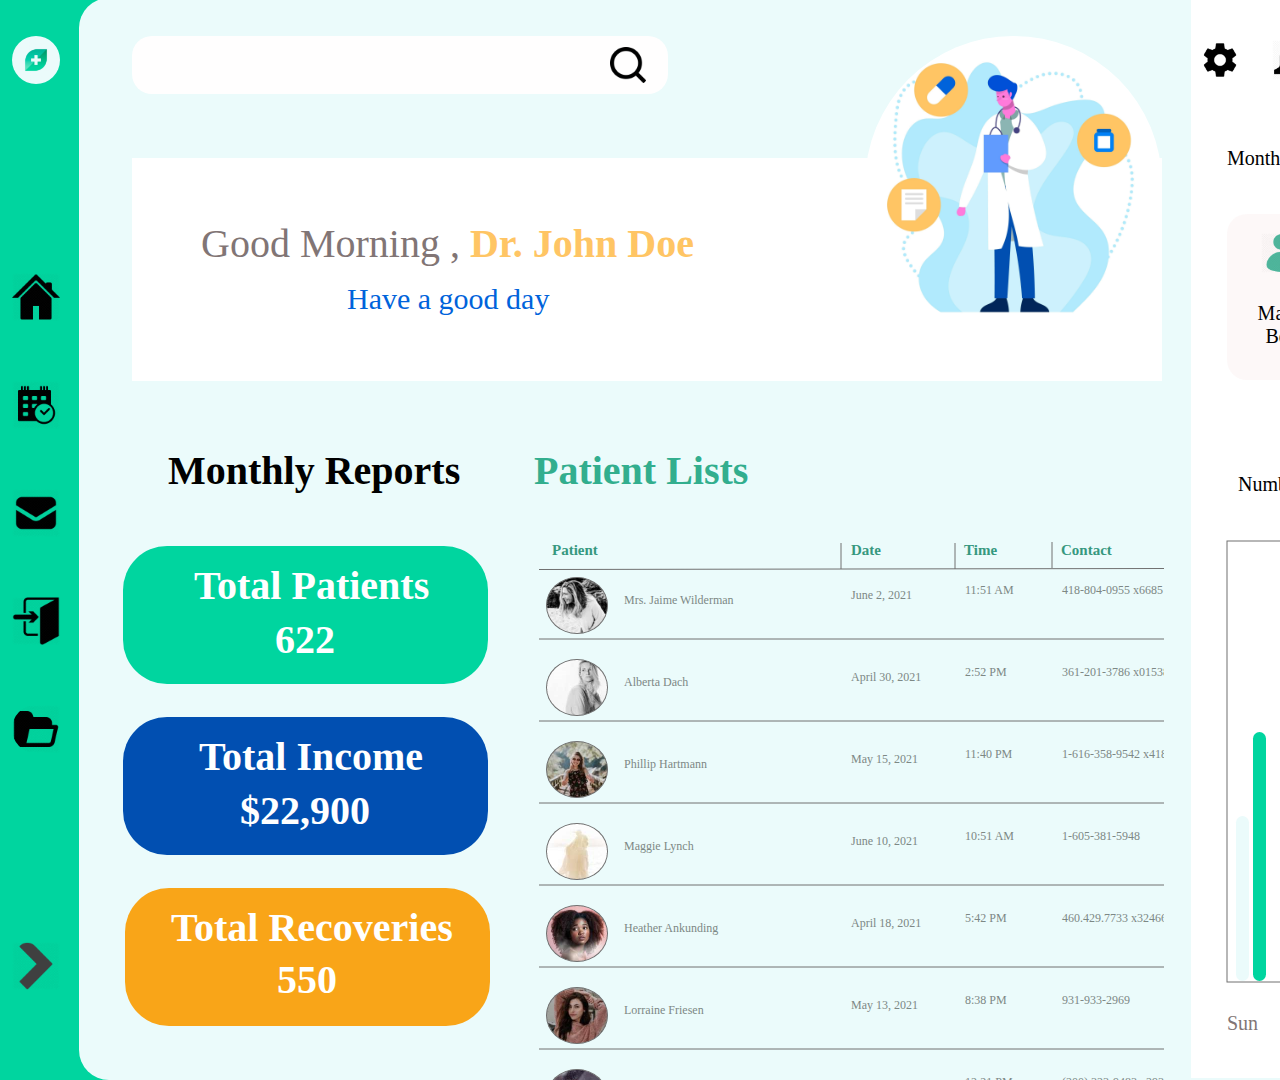
<file: Dashboard.html>
<!DOCTYPE html>
<html>
<head>
<meta charset="utf-8"/>
<meta http-equiv="X-UA-Compatible" content="IE=edge"/>
<meta name="viewport" content="width=device-width, initial-scale=1.0">
<title>Dashboard</title>
<style id="applicationStylesheet" type="text/css">
	.mediaViewInfo {
		--web-view-name: Dashboard;
		--web-view-id: Dashboard;
		--web-scale-on-resize: true;
		--web-enable-deep-linking: true;
	}
	:root {
		--web-view-ids: Dashboard;
	}
	* {
		margin: 0;
		padding: 0;
		box-sizing: border-box;
		border: none;
	}
	#Dashboard {
		position: absolute;
		width: 1660px;
		height: 1080px;
		background-color: rgba(0,213,159,1);
		overflow: hidden;
		--web-view-name: Dashboard;
		--web-view-id: Dashboard;
		--web-scale-on-resize: true;
		--web-enable-deep-linking: true;
	}
	@keyframes fadein {
	
		0% {
			opacity: 0;
		}
		100% {
			opacity: 1;
		}
	
	}
	# {
		left: 983px;
		top: 371px;
		position: absolute;
		overflow: visible;
		width: 1px;
		white-space: nowrap;
		text-align: left;
		font-family: Arial;
		font-style: normal;
		font-weight: normal;
		font-size: 20px;
		color: rgba(116,111,111,1);
	}
	#Group_107 {
		position: absolute;
		width: 1648px;
		height: 1082px;
		left: 12px;
		top: -2px;
		overflow: visible;
	}
	#Group_106 {
		position: absolute;
		width: 1648px;
		height: 1082px;
		left: 0px;
		top: 0px;
		overflow: visible;
	}
	#Group_105 {
		position: absolute;
		width: 1648px;
		height: 1082px;
		left: 0px;
		top: 0px;
		overflow: visible;
	}
	#Group_79 {
		position: absolute;
		width: 48px;
		height: 954px;
		left: 0px;
		top: 38px;
		overflow: visible;
	}
	#Rectangle_29 {
		position: absolute;
		width: 48px;
		height: 48px;
		left: 0px;
		top: 237px;
		overflow: visible;
	}
	#Rectangle_30 {
		position: absolute;
		width: 48px;
		height: 48px;
		left: 0px;
		top: 345px;
		overflow: visible;
		transition: all 0.3s ease-in;
		--web-animation: fadein 0.3s ease-in;
		--web-action-type: page;
		--web-action-target: appointment.html;
		cursor: pointer;
	}
	#Rectangle_31 {
		position: absolute;
		width: 48px;
		height: 48px;
		left: 0px;
		top: 453px;
		overflow: visible;
	}
	#Rectangle_32 {
		position: absolute;
		width: 48px;
		height: 48px;
		left: 0px;
		top: 561px;
		overflow: visible;
		transition: all 0.3s ease-in;
		--web-animation: fadein 0.3s ease-in;
		--web-action-type: page;
		--web-action-target: Login.html;
		cursor: pointer;
	}
	#Rectangle_27 {
		position: absolute;
		width: 48px;
		height: 48px;
		left: 0px;
		top: 669px;
		overflow: visible;
	}
	#logo {
		position: absolute;
		width: 48px;
		height: 48px;
		left: 0px;
		top: 0px;
		overflow: visible;
	}
	#Rectangle_33 {
		position: absolute;
		width: 48px;
		height: 48px;
		left: 0px;
		top: 906px;
		overflow: visible;
		transition: all 0.3s ease-in;
		--web-animation: fadein 0.3s ease-in;
		--web-action-type: page;
		--web-action-target: home.html;
		cursor: pointer;
	}
	#Group_104 {
		position: absolute;
		width: 1581px;
		height: 1082px;
		left: 67px;
		top: 0px;
		overflow: visible;
	}
	#Group_103 {
		position: absolute;
		width: 1581px;
		height: 1082px;
		left: 0px;
		top: 0px;
		overflow: visible;
	}
	#Group_102 {
		position: absolute;
		width: 1581px;
		height: 1082px;
		left: 0px;
		top: 0px;
		overflow: visible;
	}
	#Group_101 {
		position: absolute;
		width: 1581px;
		height: 1082px;
		left: 0px;
		top: 0px;
		overflow: visible;
	}
	#Group_100 {
		position: absolute;
		width: 1581px;
		height: 1082px;
		left: 0px;
		top: 0px;
		overflow: visible;
	}
	#Rectangle_27_ {
		fill: rgba(235,251,251,1);
	}
	.Rectangle_27_ {
		position: absolute;
		overflow: visible;
		width: 1581px;
		height: 1082px;
		left: 0px;
		top: 0px;
	}
	#Monthly_Reports {
		left: 89px;
		top: 449px;
		position: absolute;
		overflow: visible;
		width: 281px;
		white-space: nowrap;
		text-align: left;
		font-family: Calibri;
		font-style: normal;
		font-weight: bold;
		font-size: 40px;
		color: rgba(0,0,0,1);
	}
	#Group_83 {
		position: absolute;
		width: 1030px;
		height: 345px;
		left: 53px;
		top: 38px;
		overflow: visible;
	}
	#Group_78 {
		position: absolute;
		width: 536px;
		height: 58px;
		left: 0px;
		top: 0px;
		overflow: visible;
	}
	#Rectangle_34 {
		fill: rgba(255,254,254,1);
	}
	.Rectangle_34 {
		position: absolute;
		overflow: visible;
		width: 536px;
		height: 58px;
		left: 0px;
		top: 0px;
	}
	#Rectangle_35 {
		position: absolute;
		width: 48px;
		height: 48px;
		left: 472px;
		top: 5px;
		overflow: visible;
	}
	#Group_60 {
		position: absolute;
		width: 1030px;
		height: 345px;
		left: 0px;
		top: 0px;
		overflow: visible;
	}
	#Group_59 {
		position: absolute;
		width: 1030px;
		height: 345px;
		left: 0px;
		top: 0px;
		overflow: visible;
	}
	#Rectangle_60 {
		fill: rgba(255,255,255,1);
	}
	.Rectangle_60 {
		position: absolute;
		overflow: visible;
		width: 1030px;
		height: 223px;
		left: 0px;
		top: 122px;
	}
	#Group_58 {
		position: absolute;
		width: 492px;
		height: 99px;
		left: 69px;
		top: 184px;
		overflow: visible;
	}
	#Good_Morning__Dr__John_Doe_ {
		left: 0px;
		top: 0px;
		position: absolute;
		overflow: visible;
		width: 493px;
		white-space: nowrap;
		text-align: center;
		font-family: Calibri;
		font-style: normal;
		font-weight: normal;
		font-size: 40px;
		color: rgba(129,117,117,1);
	}
	#Have_a_good_day {
		left: 146px;
		top: 62px;
		position: absolute;
		overflow: visible;
		width: 201px;
		white-space: nowrap;
		text-align: center;
		font-family: Calibri;
		font-style: normal;
		font-weight: normal;
		font-size: 30px;
		color: rgba(0,99,219,1);
	}
	#Download_Flat_Doctor_Healthcar {
		position: absolute;
		width: 297px;
		height: 296px;
		left: 733px;
		top: 0px;
		overflow: visible;
	}
	#Group_80 {
		position: absolute;
		width: 365px;
		height: 138px;
		left: 44px;
		top: 548px;
		overflow: visible;
	}
	#Rectangle_23 {
		fill: rgba(0,213,159,1);
	}
	.Rectangle_23 {
		position: absolute;
		overflow: visible;
		width: 365px;
		height: 138px;
		left: 0px;
		top: 0px;
	}
	#Total_Patients {
		left: 71px;
		top: 16px;
		position: absolute;
		overflow: visible;
		width: 225px;
		white-space: nowrap;
		text-align: left;
		font-family: Calibri;
		font-style: normal;
		font-weight: bold;
		font-size: 40px;
		color: rgba(255,255,255,1);
	}
	#ID622 {
		left: 152px;
		top: 70px;
		position: absolute;
		overflow: visible;
		width: 62px;
		white-space: nowrap;
		text-align: left;
		font-family: Calibri;
		font-style: normal;
		font-weight: bold;
		font-size: 40px;
		color: rgba(255,255,255,1);
	}
	#Group_81 {
		position: absolute;
		width: 365px;
		height: 138px;
		left: 44px;
		top: 719px;
		overflow: visible;
	}
	#Rectangle_61 {
		fill: rgba(1,79,177,1);
	}
	.Rectangle_61 {
		position: absolute;
		overflow: visible;
		width: 365px;
		height: 138px;
		left: 0px;
		top: 0px;
	}
	#Total_Income {
		left: 76px;
		top: 16px;
		position: absolute;
		overflow: visible;
		width: 214px;
		white-space: nowrap;
		text-align: left;
		font-family: Calibri;
		font-style: normal;
		font-weight: bold;
		font-size: 40px;
		color: rgba(255,255,255,1);
	}
	#ID22900 {
		left: 117px;
		top: 70px;
		position: absolute;
		overflow: visible;
		width: 133px;
		white-space: nowrap;
		text-align: left;
		font-family: Calibri;
		font-style: normal;
		font-weight: bold;
		font-size: 40px;
		color: rgba(255,255,255,1);
	}
	#Group_82 {
		position: absolute;
		width: 365px;
		height: 138px;
		left: 46px;
		top: 890px;
		overflow: visible;
	}
	#Rectangle_62 {
		fill: rgba(249,165,24,1);
	}
	.Rectangle_62 {
		position: absolute;
		overflow: visible;
		width: 365px;
		height: 138px;
		left: 0px;
		top: 0px;
	}
	#Total_Recoveries {
		left: 46px;
		top: 16px;
		position: absolute;
		overflow: visible;
		width: 270px;
		white-space: nowrap;
		text-align: left;
		font-family: Calibri;
		font-style: normal;
		font-weight: bold;
		font-size: 40px;
		color: rgba(255,255,255,1);
	}
	#ID550 {
		left: 152px;
		top: 68px;
		position: absolute;
		overflow: visible;
		width: 62px;
		white-space: nowrap;
		text-align: left;
		font-family: Calibri;
		font-style: normal;
		font-weight: bold;
		font-size: 40px;
		color: rgba(255,255,255,1);
	}
	#Patient_Lists {
		left: 455px;
		top: 449px;
		position: absolute;
		overflow: visible;
		width: 201px;
		white-space: nowrap;
		text-align: left;
		font-family: Calibri;
		font-style: normal;
		font-weight: bold;
		font-size: 40px;
		color: rgba(50,174,142,1);
	}
	#Scroll_Group_4 {
		mix-blend-mode: normal;
		position: absolute;
		width: 625px;
		height: 503px;
		left: 459.5px;
		top: 579px;
		overflow: hidden;
	}
	#Repeat_Grid_4 {
		position: absolute;
		width: 625px;
		height: 967px;
		left: 0px;
		top: 0px;
		overflow: hidden;
	}
	#Repeat_Grid_4_0 {
		position: absolute;
		width: 632.5px;
		height: 61.5px;
		left: 0px;
		top: 0px;
		overflow: visible;
	}
	#Ellipse_15 {
		position: absolute;
		width: 62px;
		height: 57px;
		left: 7.5px;
		top: 0px;
		overflow: visible;
	}
	#Mrs_Jaime_Wilderman {
		left: 85.5px;
		top: 16px;
		position: absolute;
		overflow: visible;
		width: 118px;
		white-space: nowrap;
		text-align: left;
		font-family: Segoe UI;
		font-style: normal;
		font-weight: normal;
		font-size: 12px;
		color: rgba(125,136,133,1);
	}
	#June_2_2021 {
		left: 312.5px;
		top: 11px;
		position: absolute;
		overflow: visible;
		width: 67px;
		white-space: nowrap;
		text-align: left;
		font-family: Segoe UI;
		font-style: normal;
		font-weight: normal;
		font-size: 12px;
		color: rgba(125,136,133,1);
	}
	#ID1151_AM {
		left: 426.5px;
		top: 6px;
		position: absolute;
		overflow: visible;
		width: 51px;
		white-space: nowrap;
		text-align: left;
		font-family: Segoe UI;
		font-style: normal;
		font-weight: normal;
		font-size: 12px;
		color: rgba(125,136,133,1);
	}
	#ID418-804-0955_x6685 {
		left: 523.5px;
		top: 6px;
		position: absolute;
		overflow: visible;
		width: 110px;
		white-space: nowrap;
		text-align: left;
		font-family: Segoe UI;
		font-style: normal;
		font-weight: normal;
		font-size: 12px;
		color: rgba(125,136,133,1);
	}
	#Line_10 {
		fill: transparent;
		stroke: rgba(112,112,112,1);
		stroke-width: 1px;
		stroke-linejoin: miter;
		stroke-linecap: butt;
		stroke-miterlimit: 4;
		shape-rendering: auto;
	}
	.Line_10 {
		overflow: visible;
		position: absolute;
		width: 625px;
		height: 1px;
		left: 0px;
		top: 61.5px;
		transform: matrix(1,0,0,1,0,0);
	}
	#Repeat_Grid_4_1 {
		position: absolute;
		width: 638.5px;
		height: 61.5px;
		left: 0px;
		top: 82px;
		overflow: visible;
	}
	#Ellipse_15_b {
		position: absolute;
		width: 62px;
		height: 57px;
		left: 7.5px;
		top: 0px;
		overflow: visible;
	}
	#Alberta_Dach {
		left: 85.5px;
		top: 16px;
		position: absolute;
		overflow: visible;
		width: 69px;
		white-space: nowrap;
		text-align: left;
		font-family: Segoe UI;
		font-style: normal;
		font-weight: normal;
		font-size: 12px;
		color: rgba(125,136,133,1);
	}
	#April_30_2021 {
		left: 312.5px;
		top: 11px;
		position: absolute;
		overflow: visible;
		width: 74px;
		white-space: nowrap;
		text-align: left;
		font-family: Segoe UI;
		font-style: normal;
		font-weight: normal;
		font-size: 12px;
		color: rgba(125,136,133,1);
	}
	#ID252_PM {
		left: 426.5px;
		top: 6px;
		position: absolute;
		overflow: visible;
		width: 44px;
		white-space: nowrap;
		text-align: left;
		font-family: Segoe UI;
		font-style: normal;
		font-weight: normal;
		font-size: 12px;
		color: rgba(125,136,133,1);
	}
	#ID361-201-3786_x01538 {
		left: 523.5px;
		top: 6px;
		position: absolute;
		overflow: visible;
		width: 116px;
		white-space: nowrap;
		text-align: left;
		font-family: Segoe UI;
		font-style: normal;
		font-weight: normal;
		font-size: 12px;
		color: rgba(125,136,133,1);
	}
	#Line_10_b {
		fill: transparent;
		stroke: rgba(112,112,112,1);
		stroke-width: 1px;
		stroke-linejoin: miter;
		stroke-linecap: butt;
		stroke-miterlimit: 4;
		shape-rendering: auto;
	}
	.Line_10_b {
		overflow: visible;
		position: absolute;
		width: 625px;
		height: 1px;
		left: 0px;
		top: 61.5px;
		transform: matrix(1,0,0,1,0,0);
	}
	#Repeat_Grid_4_2 {
		position: absolute;
		width: 643.5px;
		height: 61.5px;
		left: 0px;
		top: 164px;
		overflow: visible;
	}
	#Ellipse_15_ca {
		position: absolute;
		width: 62px;
		height: 57px;
		left: 7.5px;
		top: 0px;
		overflow: visible;
	}
	#Phillip_Hartmann {
		left: 85.5px;
		top: 16px;
		position: absolute;
		overflow: visible;
		width: 89px;
		white-space: nowrap;
		text-align: left;
		font-family: Segoe UI;
		font-style: normal;
		font-weight: normal;
		font-size: 12px;
		color: rgba(125,136,133,1);
	}
	#May_15_2021 {
		left: 312.5px;
		top: 11px;
		position: absolute;
		overflow: visible;
		width: 72px;
		white-space: nowrap;
		text-align: left;
		font-family: Segoe UI;
		font-style: normal;
		font-weight: normal;
		font-size: 12px;
		color: rgba(125,136,133,1);
	}
	#ID1140_PM {
		left: 426.5px;
		top: 6px;
		position: absolute;
		overflow: visible;
		width: 50px;
		white-space: nowrap;
		text-align: left;
		font-family: Segoe UI;
		font-style: normal;
		font-weight: normal;
		font-size: 12px;
		color: rgba(125,136,133,1);
	}
	#ID1-616-358-9542_x4182 {
		left: 523.5px;
		top: 6px;
		position: absolute;
		overflow: visible;
		width: 121px;
		white-space: nowrap;
		text-align: left;
		font-family: Segoe UI;
		font-style: normal;
		font-weight: normal;
		font-size: 12px;
		color: rgba(125,136,133,1);
	}
	#Line_10_cd {
		fill: transparent;
		stroke: rgba(112,112,112,1);
		stroke-width: 1px;
		stroke-linejoin: miter;
		stroke-linecap: butt;
		stroke-miterlimit: 4;
		shape-rendering: auto;
	}
	.Line_10_cd {
		overflow: visible;
		position: absolute;
		width: 625px;
		height: 1px;
		left: 0px;
		top: 61.5px;
		transform: matrix(1,0,0,1,0,0);
	}
	#Repeat_Grid_4_3 {
		position: absolute;
		width: 625px;
		height: 61.5px;
		left: 0px;
		top: 246px;
		overflow: visible;
	}
	#Ellipse_15_cf {
		position: absolute;
		width: 62px;
		height: 57px;
		left: 7.5px;
		top: 0px;
		overflow: visible;
	}
	#Maggie_Lynch {
		left: 85.5px;
		top: 16px;
		position: absolute;
		overflow: visible;
		width: 74px;
		white-space: nowrap;
		text-align: left;
		font-family: Segoe UI;
		font-style: normal;
		font-weight: normal;
		font-size: 12px;
		color: rgba(125,136,133,1);
	}
	#June_10_2021 {
		left: 312.5px;
		top: 11px;
		position: absolute;
		overflow: visible;
		width: 73px;
		white-space: nowrap;
		text-align: left;
		font-family: Segoe UI;
		font-style: normal;
		font-weight: normal;
		font-size: 12px;
		color: rgba(125,136,133,1);
	}
	#ID1051_AM {
		left: 426.5px;
		top: 6px;
		position: absolute;
		overflow: visible;
		width: 51px;
		white-space: nowrap;
		text-align: left;
		font-family: Segoe UI;
		font-style: normal;
		font-weight: normal;
		font-size: 12px;
		color: rgba(125,136,133,1);
	}
	#ID1-605-381-5948 {
		left: 523.5px;
		top: 6px;
		position: absolute;
		overflow: visible;
		width: 87px;
		white-space: nowrap;
		text-align: left;
		font-family: Segoe UI;
		font-style: normal;
		font-weight: normal;
		font-size: 12px;
		color: rgba(125,136,133,1);
	}
	#Line_10_ck {
		fill: transparent;
		stroke: rgba(112,112,112,1);
		stroke-width: 1px;
		stroke-linejoin: miter;
		stroke-linecap: butt;
		stroke-miterlimit: 4;
		shape-rendering: auto;
	}
	.Line_10_ck {
		overflow: visible;
		position: absolute;
		width: 625px;
		height: 1px;
		left: 0px;
		top: 61.5px;
		transform: matrix(1,0,0,1,0,0);
	}
	#Repeat_Grid_4_4 {
		position: absolute;
		width: 634.5px;
		height: 61.5px;
		left: 0px;
		top: 328px;
		overflow: visible;
	}
	#Ellipse_15_cm {
		position: absolute;
		width: 62px;
		height: 57px;
		left: 7.5px;
		top: 0px;
		overflow: visible;
	}
	#Heather_Ankunding {
		left: 85.5px;
		top: 16px;
		position: absolute;
		overflow: visible;
		width: 104px;
		white-space: nowrap;
		text-align: left;
		font-family: Segoe UI;
		font-style: normal;
		font-weight: normal;
		font-size: 12px;
		color: rgba(125,136,133,1);
	}
	#April_18_2021 {
		left: 312.5px;
		top: 11px;
		position: absolute;
		overflow: visible;
		width: 74px;
		white-space: nowrap;
		text-align: left;
		font-family: Segoe UI;
		font-style: normal;
		font-weight: normal;
		font-size: 12px;
		color: rgba(125,136,133,1);
	}
	#ID542_PM {
		left: 426.5px;
		top: 6px;
		position: absolute;
		overflow: visible;
		width: 44px;
		white-space: nowrap;
		text-align: left;
		font-family: Segoe UI;
		font-style: normal;
		font-weight: normal;
		font-size: 12px;
		color: rgba(125,136,133,1);
	}
	#ID4604297733_x32466 {
		left: 523.5px;
		top: 6px;
		position: absolute;
		overflow: visible;
		width: 112px;
		white-space: nowrap;
		text-align: left;
		font-family: Segoe UI;
		font-style: normal;
		font-weight: normal;
		font-size: 12px;
		color: rgba(125,136,133,1);
	}
	#Line_10_cr {
		fill: transparent;
		stroke: rgba(112,112,112,1);
		stroke-width: 1px;
		stroke-linejoin: miter;
		stroke-linecap: butt;
		stroke-miterlimit: 4;
		shape-rendering: auto;
	}
	.Line_10_cr {
		overflow: visible;
		position: absolute;
		width: 625px;
		height: 1px;
		left: 0px;
		top: 61.5px;
		transform: matrix(1,0,0,1,0,0);
	}
	#Repeat_Grid_4_5 {
		position: absolute;
		width: 625px;
		height: 61.5px;
		left: 0px;
		top: 410px;
		overflow: visible;
	}
	#Ellipse_15_ct {
		position: absolute;
		width: 62px;
		height: 57px;
		left: 7.5px;
		top: 0px;
		overflow: visible;
	}
	#Lorraine_Friesen {
		left: 85.5px;
		top: 16px;
		position: absolute;
		overflow: visible;
		width: 85px;
		white-space: nowrap;
		text-align: left;
		font-family: Segoe UI;
		font-style: normal;
		font-weight: normal;
		font-size: 12px;
		color: rgba(125,136,133,1);
	}
	#May_13_2021 {
		left: 312.5px;
		top: 11px;
		position: absolute;
		overflow: visible;
		width: 72px;
		white-space: nowrap;
		text-align: left;
		font-family: Segoe UI;
		font-style: normal;
		font-weight: normal;
		font-size: 12px;
		color: rgba(125,136,133,1);
	}
	#ID838_PM {
		left: 426.5px;
		top: 6px;
		position: absolute;
		overflow: visible;
		width: 44px;
		white-space: nowrap;
		text-align: left;
		font-family: Segoe UI;
		font-style: normal;
		font-weight: normal;
		font-size: 12px;
		color: rgba(125,136,133,1);
	}
	#ID931-933-2969 {
		left: 523.5px;
		top: 6px;
		position: absolute;
		overflow: visible;
		width: 75px;
		white-space: nowrap;
		text-align: left;
		font-family: Segoe UI;
		font-style: normal;
		font-weight: normal;
		font-size: 12px;
		color: rgba(125,136,133,1);
	}
	#Line_10_cy {
		fill: transparent;
		stroke: rgba(112,112,112,1);
		stroke-width: 1px;
		stroke-linejoin: miter;
		stroke-linecap: butt;
		stroke-miterlimit: 4;
		shape-rendering: auto;
	}
	.Line_10_cy {
		overflow: visible;
		position: absolute;
		width: 625px;
		height: 1px;
		left: 0px;
		top: 61.5px;
		transform: matrix(1,0,0,1,0,0);
	}
	#Repeat_Grid_4_6 {
		position: absolute;
		width: 638.5px;
		height: 61.5px;
		left: 0px;
		top: 492px;
		overflow: visible;
	}
	#Ellipse_15_c {
		position: absolute;
		width: 62px;
		height: 57px;
		left: 7.5px;
		top: 0px;
		overflow: visible;
	}
	#Angelo_Adams {
		left: 85.5px;
		top: 16px;
		position: absolute;
		overflow: visible;
		width: 78px;
		white-space: nowrap;
		text-align: left;
		font-family: Segoe UI;
		font-style: normal;
		font-weight: normal;
		font-size: 12px;
		color: rgba(125,136,133,1);
	}
	#March_26_2021 {
		left: 312.5px;
		top: 11px;
		position: absolute;
		overflow: visible;
		width: 82px;
		white-space: nowrap;
		text-align: left;
		font-family: Segoe UI;
		font-style: normal;
		font-weight: normal;
		font-size: 12px;
		color: rgba(125,136,133,1);
	}
	#ID1221_PM {
		left: 426.5px;
		top: 6px;
		position: absolute;
		overflow: visible;
		width: 50px;
		white-space: nowrap;
		text-align: left;
		font-family: Segoe UI;
		font-style: normal;
		font-weight: normal;
		font-size: 12px;
		color: rgba(125,136,133,1);
	}
	#ID200_323-9483_x2933 {
		left: 523.5px;
		top: 6px;
		position: absolute;
		overflow: visible;
		width: 116px;
		white-space: nowrap;
		text-align: left;
		font-family: Segoe UI;
		font-style: normal;
		font-weight: normal;
		font-size: 12px;
		color: rgba(125,136,133,1);
	}
	#Line_10_c {
		fill: transparent;
		stroke: rgba(112,112,112,1);
		stroke-width: 1px;
		stroke-linejoin: miter;
		stroke-linecap: butt;
		stroke-miterlimit: 4;
		shape-rendering: auto;
	}
	.Line_10_c {
		overflow: visible;
		position: absolute;
		width: 625px;
		height: 1px;
		left: 0px;
		top: 61.5px;
		transform: matrix(1,0,0,1,0,0);
	}
	#Repeat_Grid_4_7 {
		position: absolute;
		width: 632.5px;
		height: 61.5px;
		left: 0px;
		top: 574px;
		overflow: visible;
	}
	#Ellipse_15_da {
		position: absolute;
		width: 62px;
		height: 57px;
		left: 7.5px;
		top: 0px;
		overflow: visible;
	}
	#Suzanne_Nitzsche {
		left: 85.5px;
		top: 16px;
		position: absolute;
		overflow: visible;
		width: 94px;
		white-space: nowrap;
		text-align: left;
		font-family: Segoe UI;
		font-style: normal;
		font-weight: normal;
		font-size: 12px;
		color: rgba(125,136,133,1);
	}
	#May_9_2021 {
		left: 312.5px;
		top: 11px;
		position: absolute;
		overflow: visible;
		width: 65px;
		white-space: nowrap;
		text-align: left;
		font-family: Segoe UI;
		font-style: normal;
		font-weight: normal;
		font-size: 12px;
		color: rgba(125,136,133,1);
	}
	#ID1013_PM {
		left: 426.5px;
		top: 6px;
		position: absolute;
		overflow: visible;
		width: 50px;
		white-space: nowrap;
		text-align: left;
		font-family: Segoe UI;
		font-style: normal;
		font-weight: normal;
		font-size: 12px;
		color: rgba(125,136,133,1);
	}
	#ID787-663-7236_x2643 {
		left: 523.5px;
		top: 6px;
		position: absolute;
		overflow: visible;
		width: 110px;
		white-space: nowrap;
		text-align: left;
		font-family: Segoe UI;
		font-style: normal;
		font-weight: normal;
		font-size: 12px;
		color: rgba(125,136,133,1);
	}
	#Line_10_dc {
		fill: transparent;
		stroke: rgba(112,112,112,1);
		stroke-width: 1px;
		stroke-linejoin: miter;
		stroke-linecap: butt;
		stroke-miterlimit: 4;
		shape-rendering: auto;
	}
	.Line_10_dc {
		overflow: visible;
		position: absolute;
		width: 625px;
		height: 1px;
		left: 0px;
		top: 61.5px;
		transform: matrix(1,0,0,1,0,0);
	}
	#Repeat_Grid_4_8 {
		position: absolute;
		width: 644.5px;
		height: 61.5px;
		left: 0px;
		top: 656px;
		overflow: visible;
	}
	#Ellipse_15_de {
		position: absolute;
		width: 62px;
		height: 57px;
		left: 7.5px;
		top: 0px;
		overflow: visible;
	}
	#Alexandra_Mohr {
		left: 85.5px;
		top: 16px;
		position: absolute;
		overflow: visible;
		width: 86px;
		white-space: nowrap;
		text-align: left;
		font-family: Segoe UI;
		font-style: normal;
		font-weight: normal;
		font-size: 12px;
		color: rgba(125,136,133,1);
	}
	#June_10_2021_dg {
		left: 312.5px;
		top: 11px;
		position: absolute;
		overflow: visible;
		width: 73px;
		white-space: nowrap;
		text-align: left;
		font-family: Segoe UI;
		font-style: normal;
		font-weight: normal;
		font-size: 12px;
		color: rgba(125,136,133,1);
	}
	#ID1136_PM {
		left: 426.5px;
		top: 6px;
		position: absolute;
		overflow: visible;
		width: 50px;
		white-space: nowrap;
		text-align: left;
		font-family: Segoe UI;
		font-style: normal;
		font-weight: normal;
		font-size: 12px;
		color: rgba(125,136,133,1);
	}
	#ID701_854-2411_x74128 {
		left: 523.5px;
		top: 6px;
		position: absolute;
		overflow: visible;
		width: 122px;
		white-space: nowrap;
		text-align: left;
		font-family: Segoe UI;
		font-style: normal;
		font-weight: normal;
		font-size: 12px;
		color: rgba(125,136,133,1);
	}
	#Line_10_dj {
		fill: transparent;
		stroke: rgba(112,112,112,1);
		stroke-width: 1px;
		stroke-linejoin: miter;
		stroke-linecap: butt;
		stroke-miterlimit: 4;
		shape-rendering: auto;
	}
	.Line_10_dj {
		overflow: visible;
		position: absolute;
		width: 625px;
		height: 1px;
		left: 0px;
		top: 61.5px;
		transform: matrix(1,0,0,1,0,0);
	}
	#Repeat_Grid_4_9 {
		position: absolute;
		width: 632.5px;
		height: 61.5px;
		left: 0px;
		top: 738px;
		overflow: visible;
	}
	#Ellipse_15_dl {
		position: absolute;
		width: 62px;
		height: 57px;
		left: 7.5px;
		top: 0px;
		overflow: visible;
	}
	#Hilda_Padberg {
		left: 85.5px;
		top: 16px;
		position: absolute;
		overflow: visible;
		width: 76px;
		white-space: nowrap;
		text-align: left;
		font-family: Segoe UI;
		font-style: normal;
		font-weight: normal;
		font-size: 12px;
		color: rgba(125,136,133,1);
	}
	#May_30_2021 {
		left: 312.5px;
		top: 11px;
		position: absolute;
		overflow: visible;
		width: 72px;
		white-space: nowrap;
		text-align: left;
		font-family: Segoe UI;
		font-style: normal;
		font-weight: normal;
		font-size: 12px;
		color: rgba(125,136,133,1);
	}
	#ID229_AM {
		left: 426.5px;
		top: 6px;
		position: absolute;
		overflow: visible;
		width: 45px;
		white-space: nowrap;
		text-align: left;
		font-family: Segoe UI;
		font-style: normal;
		font-weight: normal;
		font-size: 12px;
		color: rgba(125,136,133,1);
	}
	#ID756-702-8696_x2258 {
		left: 523.5px;
		top: 6px;
		position: absolute;
		overflow: visible;
		width: 110px;
		white-space: nowrap;
		text-align: left;
		font-family: Segoe UI;
		font-style: normal;
		font-weight: normal;
		font-size: 12px;
		color: rgba(125,136,133,1);
	}
	#Line_10_dq {
		fill: transparent;
		stroke: rgba(112,112,112,1);
		stroke-width: 1px;
		stroke-linejoin: miter;
		stroke-linecap: butt;
		stroke-miterlimit: 4;
		shape-rendering: auto;
	}
	.Line_10_dq {
		overflow: visible;
		position: absolute;
		width: 625px;
		height: 1px;
		left: 0px;
		top: 61.5px;
		transform: matrix(1,0,0,1,0,0);
	}
	#Repeat_Grid_4_10 {
		position: absolute;
		width: 625.5px;
		height: 61.5px;
		left: 0px;
		top: 820px;
		overflow: visible;
	}
	#Ellipse_15_ds {
		position: absolute;
		width: 62px;
		height: 57px;
		left: 7.5px;
		top: 0px;
		overflow: visible;
	}
	#Wendy_Johnson {
		left: 85.5px;
		top: 16px;
		position: absolute;
		overflow: visible;
		width: 85px;
		white-space: nowrap;
		text-align: left;
		font-family: Segoe UI;
		font-style: normal;
		font-weight: normal;
		font-size: 12px;
		color: rgba(125,136,133,1);
	}
	#May_31_2021 {
		left: 312.5px;
		top: 11px;
		position: absolute;
		overflow: visible;
		width: 72px;
		white-space: nowrap;
		text-align: left;
		font-family: Segoe UI;
		font-style: normal;
		font-weight: normal;
		font-size: 12px;
		color: rgba(125,136,133,1);
	}
	#ID826_PM {
		left: 426.5px;
		top: 6px;
		position: absolute;
		overflow: visible;
		width: 44px;
		white-space: nowrap;
		text-align: left;
		font-family: Segoe UI;
		font-style: normal;
		font-weight: normal;
		font-size: 12px;
		color: rgba(125,136,133,1);
	}
	#ID552-455-6402_x153 {
		left: 523.5px;
		top: 6px;
		position: absolute;
		overflow: visible;
		width: 103px;
		white-space: nowrap;
		text-align: left;
		font-family: Segoe UI;
		font-style: normal;
		font-weight: normal;
		font-size: 12px;
		color: rgba(125,136,133,1);
	}
	#Line_10_dx {
		fill: transparent;
		stroke: rgba(112,112,112,1);
		stroke-width: 1px;
		stroke-linejoin: miter;
		stroke-linecap: butt;
		stroke-miterlimit: 4;
		shape-rendering: auto;
	}
	.Line_10_dx {
		overflow: visible;
		position: absolute;
		width: 625px;
		height: 1px;
		left: 0px;
		top: 61.5px;
		transform: matrix(1,0,0,1,0,0);
	}
	#Repeat_Grid_4_11 {
		position: absolute;
		width: 650.5px;
		height: 61.5px;
		left: 0px;
		top: 902px;
		overflow: visible;
	}
	#Ellipse_15_dz {
		position: absolute;
		width: 62px;
		height: 57px;
		left: 7.5px;
		top: 0px;
		overflow: visible;
	}
	#Tracey_Durgan {
		left: 85.5px;
		top: 16px;
		position: absolute;
		overflow: visible;
		width: 77px;
		white-space: nowrap;
		text-align: left;
		font-family: Segoe UI;
		font-style: normal;
		font-weight: normal;
		font-size: 12px;
		color: rgba(125,136,133,1);
	}
	#June_7_2021 {
		left: 312.5px;
		top: 11px;
		position: absolute;
		overflow: visible;
		width: 67px;
		white-space: nowrap;
		text-align: left;
		font-family: Segoe UI;
		font-style: normal;
		font-weight: normal;
		font-size: 12px;
		color: rgba(125,136,133,1);
	}
	#ID754_PM {
		left: 426.5px;
		top: 6px;
		position: absolute;
		overflow: visible;
		width: 44px;
		white-space: nowrap;
		text-align: left;
		font-family: Segoe UI;
		font-style: normal;
		font-weight: normal;
		font-size: 12px;
		color: rgba(125,136,133,1);
	}
	#ID1-789-688-4243_x19634 {
		left: 523.5px;
		top: 6px;
		position: absolute;
		overflow: visible;
		width: 128px;
		white-space: nowrap;
		text-align: left;
		font-family: Segoe UI;
		font-style: normal;
		font-weight: normal;
		font-size: 12px;
		color: rgba(125,136,133,1);
	}
	#Line_10_d {
		fill: transparent;
		stroke: rgba(112,112,112,1);
		stroke-width: 1px;
		stroke-linejoin: miter;
		stroke-linecap: butt;
		stroke-miterlimit: 4;
		shape-rendering: auto;
	}
	.Line_10_d {
		overflow: visible;
		position: absolute;
		width: 625px;
		height: 1px;
		left: 0px;
		top: 61.5px;
		transform: matrix(1,0,0,1,0,0);
	}
	#Group_84 {
		position: absolute;
		width: 625px;
		height: 26.5px;
		left: 459.5px;
		top: 544px;
		overflow: visible;
	}
	#Patient_ {
		left: 13.5px;
		top: 0px;
		position: absolute;
		overflow: visible;
		width: 53px;
		white-space: nowrap;
		text-align: left;
		font-family: Segoe UI;
		font-style: normal;
		font-weight: bold;
		font-size: 15px;
		color: rgba(54,152,127,1);
	}
	#Date {
		left: 312.5px;
		top: 0px;
		position: absolute;
		overflow: visible;
		width: 33px;
		white-space: nowrap;
		text-align: left;
		font-family: Segoe UI;
		font-style: normal;
		font-weight: bold;
		font-size: 15px;
		color: rgba(54,152,127,1);
	}
	#Time {
		left: 425.5px;
		top: 0px;
		position: absolute;
		overflow: visible;
		width: 34px;
		white-space: nowrap;
		text-align: left;
		font-family: Segoe UI;
		font-style: normal;
		font-weight: bold;
		font-size: 15px;
		color: rgba(54,152,127,1);
	}
	#Contact {
		left: 522.5px;
		top: 0px;
		position: absolute;
		overflow: visible;
		width: 54px;
		white-space: nowrap;
		text-align: left;
		font-family: Segoe UI;
		font-style: normal;
		font-weight: bold;
		font-size: 15px;
		color: rgba(54,152,127,1);
	}
	#Line_8 {
		fill: transparent;
		stroke: rgba(112,112,112,1);
		stroke-width: 1px;
		stroke-linejoin: miter;
		stroke-linecap: butt;
		stroke-miterlimit: 4;
		shape-rendering: auto;
	}
	.Line_8 {
		overflow: visible;
		position: absolute;
		width: 625.002px;
		height: 2px;
		left: 0px;
		top: 25.5px;
		transform: matrix(1,0,0,1,0,0);
	}
	#Line_11 {
		fill: transparent;
		stroke: rgba(112,112,112,1);
		stroke-width: 1px;
		stroke-linejoin: miter;
		stroke-linecap: butt;
		stroke-miterlimit: 4;
		shape-rendering: auto;
	}
	.Line_11 {
		overflow: visible;
		position: absolute;
		width: 1px;
		height: 26px;
		left: 302px;
		top: 0.5px;
		transform: matrix(1,0,0,1,0,0);
	}
	#Line_12 {
		fill: transparent;
		stroke: rgba(112,112,112,1);
		stroke-width: 1px;
		stroke-linejoin: miter;
		stroke-linecap: butt;
		stroke-miterlimit: 4;
		shape-rendering: auto;
	}
	.Line_12 {
		overflow: visible;
		position: absolute;
		width: 1px;
		height: 26px;
		left: 416px;
		top: 0.5px;
		transform: matrix(1,0,0,1,0,0);
	}
	#Line_13 {
		fill: transparent;
		stroke: rgba(112,112,112,1);
		stroke-width: 1px;
		stroke-linejoin: miter;
		stroke-linecap: butt;
		stroke-miterlimit: 4;
		shape-rendering: auto;
	}
	.Line_13 {
		overflow: visible;
		position: absolute;
		width: 1px;
		height: 26px;
		left: 513px;
		top: 0px;
		transform: matrix(1,0,0,1,0,0);
	}
	#Group_99 {
		position: absolute;
		width: 469px;
		height: 1080px;
		left: 1112px;
		top: 0px;
		overflow: visible;
	}
	#Group_98 {
		position: absolute;
		width: 469px;
		height: 1080px;
		left: 0px;
		top: 0px;
		overflow: visible;
	}
	#Rectangle_37 {
		fill: rgba(255,255,255,1);
	}
	.Rectangle_37 {
		position: absolute;
		overflow: visible;
		width: 469px;
		height: 1080px;
		left: 0px;
		top: 0px;
	}
	#Group_85 {
		position: absolute;
		width: 424px;
		height: 82px;
		left: 9px;
		top: 26px;
		overflow: visible;
	}
	#Dr_John_Doe {
		left: 208px;
		top: 30px;
		position: absolute;
		overflow: visible;
		width: 118px;
		white-space: nowrap;
		text-align: left;
		font-family: Arial;
		font-style: normal;
		font-weight: normal;
		font-size: 20px;
		color: rgba(0,0,0,1);
	}
	#Ellipse_3 {
		position: absolute;
		width: 84px;
		height: 82px;
		left: 340px;
		top: 0px;
		overflow: visible;
	}
	#Rectangle_32_ek {
		position: absolute;
		width: 40px;
		height: 40px;
		left: 0px;
		top: 16px;
		overflow: visible;
	}
	#Rectangle_38 {
		position: absolute;
		width: 40px;
		height: 40px;
		left: 72px;
		top: 16px;
		overflow: visible;
	}
	#Group_97 {
		position: absolute;
		width: 397px;
		height: 233px;
		left: 36px;
		top: 149px;
		overflow: visible;
	}
	#Group_86 {
		position: absolute;
		width: 397px;
		height: 233px;
		left: 0px;
		top: 0px;
		overflow: visible;
	}
	#Monthly_Reports_eo {
		left: 0px;
		top: 0px;
		position: absolute;
		overflow: visible;
		width: 137px;
		white-space: nowrap;
		text-align: left;
		font-family: Calibri;
		font-style: normal;
		font-weight: normal;
		font-size: 20px;
		color: rgba(0,0,0,1);
	}
	#Rectangle_40 {
		opacity: 0.74;
		fill: rgba(252,246,246,1);
	}
	.Rectangle_40 {
		position: absolute;
		overflow: visible;
		width: 105px;
		height: 166px;
		left: 0px;
		top: 67px;
	}
	#Rectangle_41 {
		opacity: 0.74;
		fill: rgba(252,246,246,1);
	}
	.Rectangle_41 {
		position: absolute;
		overflow: visible;
		width: 105px;
		height: 166px;
		left: 146px;
		top: 67px;
	}
	#Rectangle_42 {
		opacity: 0.74;
		fill: rgba(252,246,246,1);
	}
	.Rectangle_42 {
		position: absolute;
		overflow: visible;
		width: 105px;
		height: 166px;
		left: 292px;
		top: 67px;
	}
	#Group_96 {
		position: absolute;
		width: 336px;
		height: 117px;
		left: 30px;
		top: 86px;
		overflow: visible;
	}
	#Rectangle_39 {
		position: absolute;
		width: 40px;
		height: 40px;
		left: 4px;
		top: 0px;
		overflow: visible;
	}
	#Rectangle_44 {
		position: absolute;
		width: 40px;
		height: 40px;
		left: 296px;
		top: 0px;
		overflow: visible;
	}
	#Rectangle_43 {
		position: absolute;
		width: 40px;
		height: 40px;
		left: 150px;
		top: 0px;
		overflow: visible;
	}
	#Maria_Ben {
		left: 0px;
		top: 69px;
		position: absolute;
		overflow: visible;
		width: 49px;
		white-space: nowrap;
		text-align: center;
		font-family: Calibri;
		font-style: normal;
		font-weight: normal;
		font-size: 20px;
		color: rgba(0,0,0,1);
	}
	#Ken_Adam {
		left: 146px;
		top: 69px;
		position: absolute;
		overflow: visible;
		width: 49px;
		white-space: nowrap;
		text-align: center;
		font-family: Calibri;
		font-style: normal;
		font-weight: normal;
		font-size: 20px;
		color: rgba(0,0,0,1);
	}
	#Joey_Beff {
		left: 298px;
		top: 69px;
		position: absolute;
		overflow: visible;
		width: 37px;
		white-space: nowrap;
		text-align: center;
		font-family: Calibri;
		font-style: normal;
		font-weight: normal;
		font-size: 20px;
		color: rgba(0,0,0,1);
	}
	#Group_92 {
		position: absolute;
		width: 397px;
		height: 563px;
		left: 36px;
		top: 475px;
		overflow: visible;
	}
	#Sun {
		left: 0px;
		top: 539px;
		position: absolute;
		overflow: visible;
		width: 31px;
		white-space: nowrap;
		text-align: center;
		font-family: Calibri;
		font-style: normal;
		font-weight: normal;
		font-size: 20px;
		color: rgba(129,117,117,1);
	}
	#Mon {
		left: 55px;
		top: 539px;
		position: absolute;
		overflow: visible;
		width: 39px;
		white-space: nowrap;
		text-align: center;
		font-family: Calibri;
		font-style: normal;
		font-weight: normal;
		font-size: 20px;
		color: rgba(129,117,117,1);
	}
	#Tue {
		left: 118px;
		top: 539px;
		position: absolute;
		overflow: visible;
		width: 29px;
		white-space: nowrap;
		text-align: center;
		font-family: Calibri;
		font-style: normal;
		font-weight: normal;
		font-size: 20px;
		color: rgba(129,117,117,1);
	}
	#Wed {
		left: 171px;
		top: 539px;
		position: absolute;
		overflow: visible;
		width: 39px;
		white-space: nowrap;
		text-align: center;
		font-family: Calibri;
		font-style: normal;
		font-weight: normal;
		font-size: 20px;
		color: rgba(129,117,117,1);
	}
	#Thu {
		left: 233px;
		top: 539px;
		position: absolute;
		overflow: visible;
		width: 31px;
		white-space: nowrap;
		text-align: center;
		font-family: Calibri;
		font-style: normal;
		font-weight: normal;
		font-size: 20px;
		color: rgba(129,117,117,1);
	}
	#Sat {
		left: 355px;
		top: 539px;
		position: absolute;
		overflow: visible;
		width: 27px;
		white-space: nowrap;
		text-align: center;
		font-family: Calibri;
		font-style: normal;
		font-weight: normal;
		font-size: 20px;
		color: rgba(129,117,117,1);
	}
	#Fri {
		left: 295px;
		top: 539px;
		position: absolute;
		overflow: visible;
		width: 21px;
		white-space: nowrap;
		text-align: center;
		font-family: Calibri;
		font-style: normal;
		font-weight: normal;
		font-size: 20px;
		color: rgba(129,117,117,1);
	}
	#Group_91 {
		position: absolute;
		width: 397px;
		height: 509px;
		left: 0px;
		top: 0px;
		overflow: visible;
	}
	#Group_90 {
		position: absolute;
		width: 397px;
		height: 509px;
		left: 0px;
		top: 0px;
		overflow: visible;
	}
	#Group_89 {
		position: absolute;
		width: 397px;
		height: 509px;
		left: 0px;
		top: 0px;
		overflow: visible;
	}
	#Group_88 {
		position: absolute;
		width: 397px;
		height: 509px;
		left: 0px;
		top: 0px;
		overflow: visible;
	}
	#Number_of_Patients {
		left: 11px;
		top: 0px;
		position: absolute;
		overflow: visible;
		width: 159px;
		white-space: nowrap;
		text-align: left;
		font-family: Calibri;
		font-style: normal;
		font-weight: normal;
		font-size: 20px;
		color: rgba(0,0,0,1);
	}
	#Rectangle_45 {
		fill: rgba(255,255,255,1);
		stroke: rgba(112,112,112,1);
		stroke-width: 1px;
		stroke-linejoin: miter;
		stroke-linecap: butt;
		stroke-miterlimit: 4;
		shape-rendering: auto;
	}
	.Rectangle_45 {
		position: absolute;
		overflow: visible;
		width: 397px;
		height: 441px;
		left: 0px;
		top: 68px;
	}
	#Rectangle_46 {
		fill: rgba(0,213,159,1);
	}
	.Rectangle_46 {
		position: absolute;
		overflow: visible;
		width: 13px;
		height: 249px;
		left: 26px;
		top: 259px;
	}
	#Rectangle_47 {
		fill: rgba(235,251,251,1);
	}
	.Rectangle_47 {
		position: absolute;
		overflow: visible;
		width: 13px;
		height: 165px;
		left: 9px;
		top: 343px;
	}
	#Rectangle_49 {
		fill: rgba(0,213,159,1);
	}
	.Rectangle_49 {
		position: absolute;
		overflow: visible;
		width: 13px;
		height: 289px;
		left: 86px;
		top: 219px;
	}
	#Rectangle_48 {
		fill: rgba(235,251,251,1);
	}
	.Rectangle_48 {
		position: absolute;
		overflow: visible;
		width: 13px;
		height: 203px;
		left: 69px;
		top: 305px;
	}
	#Rectangle_51 {
		fill: rgba(0,213,159,1);
	}
	.Rectangle_51 {
		position: absolute;
		overflow: visible;
		width: 13px;
		height: 160px;
		left: 146px;
		top: 348px;
	}
	#Rectangle_50 {
		fill: rgba(235,251,251,1);
	}
	.Rectangle_50 {
		position: absolute;
		overflow: visible;
		width: 13px;
		height: 84px;
		left: 129px;
		top: 424px;
	}
	#Rectangle_53 {
		fill: rgba(0,213,159,1);
	}
	.Rectangle_53 {
		position: absolute;
		overflow: visible;
		width: 13px;
		height: 327px;
		left: 206px;
		top: 181px;
	}
	#Rectangle_52 {
		fill: rgba(235,251,251,1);
	}
	.Rectangle_52 {
		position: absolute;
		overflow: visible;
		width: 13px;
		height: 220px;
		left: 189px;
		top: 288px;
	}
	#Rectangle_55 {
		fill: rgba(0,213,159,1);
	}
	.Rectangle_55 {
		position: absolute;
		overflow: visible;
		width: 13px;
		height: 237px;
		left: 266px;
		top: 271px;
	}
	#Rectangle_54 {
		fill: rgba(235,251,251,1);
	}
	.Rectangle_54 {
		position: absolute;
		overflow: visible;
		width: 13px;
		height: 146px;
		left: 249px;
		top: 362px;
	}
	#Rectangle_57 {
		fill: rgba(0,213,159,1);
	}
	.Rectangle_57 {
		position: absolute;
		overflow: visible;
		width: 13px;
		height: 278px;
		left: 326px;
		top: 231px;
	}
	#Rectangle_56 {
		fill: rgba(235,251,251,1);
	}
	.Rectangle_56 {
		position: absolute;
		overflow: visible;
		width: 13px;
		height: 125px;
		left: 309px;
		top: 383px;
	}
	#Rectangle_59 {
		fill: rgba(0,213,159,1);
	}
	.Rectangle_59 {
		position: absolute;
		overflow: visible;
		width: 13px;
		height: 334px;
		left: 383px;
		top: 174px;
	}
	#Rectangle_58 {
		fill: rgba(235,251,251,1);
	}
	.Rectangle_58 {
		position: absolute;
		overflow: visible;
		width: 13px;
		height: 230px;
		left: 366px;
		top: 278px;
	}
	#Group_87 {
		position: absolute;
		width: 210px;
		height: 24px;
		left: 223px;
		top: 406px;
		overflow: visible;
	}
	#Appointment_History__ {
		left: 0px;
		top: 0px;
		position: absolute;
		overflow: visible;
		width: 180px;
		white-space: nowrap;
		text-align: left;
		font-family: Calibri;
		font-style: normal;
		font-weight: normal;
		font-size: 20px;
		color: rgba(0,0,0,1);
	}
	#Rectangle_36 {
		position: absolute;
		width: 20px;
		height: 20px;
		left: 190px;
		top: 4px;
		overflow: visible;
		transition: all 0.3s ease-in;
		--web-animation: fadein 0.3s ease-in;
		--web-action-type: page;
		--web-action-target: appointment.html;
		cursor: pointer;
	}
</style>
<script id="applicationScript">
///////////////////////////////////////
// INITIALIZATION
///////////////////////////////////////

/**
 * Functionality for scaling, showing by media query, and navigation between multiple pages on a single page. 
 * Code subject to change.
 **/

if (window.console==null) { window["console"] = { log : function() {} } }; // some browsers do not set console

var Application = function() {
	// event constants
	this.prefix = "--web-";
	this.NAVIGATION_CHANGE = "viewChange";
	this.VIEW_NOT_FOUND = "viewNotFound";
	this.VIEW_CHANGE = "viewChange";
	this.VIEW_CHANGING = "viewChanging";
	this.STATE_NOT_FOUND = "stateNotFound";
	this.APPLICATION_COMPLETE = "applicationComplete";
	this.APPLICATION_RESIZE = "applicationResize";
	this.SIZE_STATE_NAME = "data-is-view-scaled";
	this.STATE_NAME = this.prefix + "state";

	this.lastTrigger = null;
	this.lastView = null;
	this.lastState = null;
	this.lastOverlay = null;
	this.currentView = null;
	this.currentState = null;
	this.currentOverlay = null;
	this.currentQuery = {index: 0, rule: null, mediaText: null, id: null};
	this.inclusionQuery = "(min-width: 0px)";
	this.exclusionQuery = "none and (min-width: 99999px)";
	this.LastModifiedDateLabelName = "LastModifiedDateLabel";
	this.viewScaleSliderId = "ViewScaleSliderInput";
	this.pageRefreshedName = "showPageRefreshedNotification";
	this.applicationStylesheet = null;
	this.mediaQueryDictionary = {};
	this.viewsDictionary = {};
	this.addedViews = [];
	this.views = {};
	this.viewIds = [];
	this.viewQueries = {};
	this.overlays = {};
	this.overlayIds = [];
	this.numberOfViews = 0;
	this.verticalPadding = 0;
	this.horizontalPadding = 0;
	this.stateName = null;
	this.viewScale = 1;
	this.viewLeft = 0;
	this.viewTop = 0;
	this.horizontalScrollbarsNeeded = false;
	this.verticalScrollbarsNeeded = false;

	// view settings
	this.showUpdateNotification = false;
	this.showNavigationControls = false;
	this.scaleViewsToFit = false;
	this.scaleToFitOnDoubleClick = false;
	this.actualSizeOnDoubleClick = false;
	this.scaleViewsOnResize = false;
	this.navigationOnKeypress = false;
	this.showViewName = false;
	this.enableDeepLinking = true;
	this.refreshPageForChanges = false;
	this.showRefreshNotifications = true;

	// view controls
	this.scaleViewSlider = null;
	this.lastModifiedLabel = null;
	this.supportsPopState = false; // window.history.pushState!=null;
	this.initialized = false;

	// refresh properties
	this.refreshDuration = 250;
	this.lastModifiedDate = null;
	this.refreshRequest = null;
	this.refreshInterval = null;
	this.refreshContent = null;
	this.refreshContentSize = null;
	this.refreshCheckContent = false;
	this.refreshCheckContentSize = false;

	var self = this;

	self.initialize = function(event) {
		var view = self.getVisibleView();
		var views = self.getVisibleViews();
		if (view==null) view = self.getInitialView();
		self.collectViews();
		self.collectOverlays();
		self.collectMediaQueries();

		for (let index = 0; index < views.length; index++) {
			var view = views[index];
			self.setViewOptions(view);
			self.setViewVariables(view);
			self.centerView(view);
		}

		// sometimes the body size is 0 so we call this now and again later
		if (self.initialized) {
			window.addEventListener(self.NAVIGATION_CHANGE, self.viewChangeHandler);
			window.addEventListener("keyup", self.keypressHandler);
			window.addEventListener("keypress", self.keypressHandler);
			window.addEventListener("resize", self.resizeHandler);
			window.document.addEventListener("dblclick", self.doubleClickHandler);

			if (self.supportsPopState) {
				window.addEventListener('popstate', self.popStateHandler);
			}
			else {
				window.addEventListener('hashchange', self.hashChangeHandler);
			}

			// we are ready to go
			window.dispatchEvent(new Event(self.APPLICATION_COMPLETE));
		}

		if (self.initialized==false) {
			if (self.enableDeepLinking) {
				self.syncronizeViewToURL();
			} 
	
			if (self.refreshPageForChanges) {
				self.setupRefreshForChanges();
			}
	
			self.initialized = true;
		}
		
		if (self.scaleViewsToFit) {
			self.viewScale = self.scaleViewToFit(view);
			
			if (self.viewScale<0) {
				setTimeout(self.scaleViewToFit, 500, view);
			}
		}
		else if (view) {
			self.viewScale = self.getViewScaleValue(view);
			self.centerView(view);
			self.updateSliderValue(self.viewScale);
		}
		else {
			// no view found
		}
	
		if (self.showUpdateNotification) {
			self.showNotification();
		}

		//"addEventListener" in window ? null : window.addEventListener = window.attachEvent;
		//"addEventListener" in document ? null : document.addEventListener = document.attachEvent;
	}


	///////////////////////////////////////
	// AUTO REFRESH 
	///////////////////////////////////////

	self.setupRefreshForChanges = function() {
		self.refreshRequest = new XMLHttpRequest();

		if (!self.refreshRequest) {
			return false;
		}

		// get document start values immediately
		self.requestRefreshUpdate();
	}

	/**
	 * Attempt to check the last modified date by the headers 
	 * or the last modified property from the byte array (experimental)
	 **/
	self.requestRefreshUpdate = function() {
		var url = document.location.href;
		var protocol = window.location.protocol;
		var method;
		
		try {

			if (self.refreshCheckContentSize) {
				self.refreshRequest.open('HEAD', url, true);
			}
			else if (self.refreshCheckContent) {
				self.refreshContent = document.documentElement.outerHTML;
				self.refreshRequest.open('GET', url, true);
				self.refreshRequest.responseType = "text";
			}
			else {

				// get page last modified date for the first call to compare to later
				if (self.lastModifiedDate==null) {

					// File system does not send headers in FF so get blob if possible
					if (protocol=="file:") {
						self.refreshRequest.open("GET", url, true);
						self.refreshRequest.responseType = "blob";
					}
					else {
						self.refreshRequest.open("HEAD", url, true);
						self.refreshRequest.responseType = "blob";
					}

					self.refreshRequest.onload = self.refreshOnLoadOnceHandler;

					// In some browsers (Chrome & Safari) this error occurs at send: 
					// 
					// Chrome - Access to XMLHttpRequest at 'file:///index.html' from origin 'null' 
					// has been blocked by CORS policy: 
					// Cross origin requests are only supported for protocol schemes: 
					// http, data, chrome, chrome-extension, https.
					// 
					// Safari - XMLHttpRequest cannot load file:///Users/user/Public/index.html. Cross origin requests are only supported for HTTP.
					// 
					// Solution is to run a local server, set local permissions or test in another browser
					self.refreshRequest.send(null);

					// In MS browsers the following behavior occurs possibly due to an AJAX call to check last modified date: 
					// 
					// DOM7011: The code on this page disabled back and forward caching.

					// In Brave (Chrome) error when on the server
					// index.js:221 HEAD https://www.example.com/ net::ERR_INSUFFICIENT_RESOURCES
					// self.refreshRequest.send(null);

				}
				else {
					self.refreshRequest = new XMLHttpRequest();
					self.refreshRequest.onreadystatechange = self.refreshHandler;
					self.refreshRequest.ontimeout = function() {
						self.log("Couldn't find page to check for updates");
					}
					
					var method;
					if (protocol=="file:") {
						method = "GET";
					}
					else {
						method = "HEAD";
					}

					//refreshRequest.open('HEAD', url, true);
					self.refreshRequest.open(method, url, true);
					self.refreshRequest.responseType = "blob";
					self.refreshRequest.send(null);
				}
			}
		}
		catch (error) {
			self.log("Refresh failed for the following reason:")
			self.log(error);
		}
	}

	self.refreshHandler = function() {
		var contentSize;

		try {

			if (self.refreshRequest.readyState === XMLHttpRequest.DONE) {
				
				if (self.refreshRequest.status === 2 || 
					self.refreshRequest.status === 200) {
					var pageChanged = false;

					self.updateLastModifiedLabel();

					if (self.refreshCheckContentSize) {
						var lastModifiedHeader = self.refreshRequest.getResponseHeader("Last-Modified");
						contentSize = self.refreshRequest.getResponseHeader("Content-Length");
						//lastModifiedDate = refreshRequest.getResponseHeader("Last-Modified");
						var headers = self.refreshRequest.getAllResponseHeaders();
						var hasContentHeader = headers.indexOf("Content-Length")!=-1;
						
						if (hasContentHeader) {
							contentSize = self.refreshRequest.getResponseHeader("Content-Length");

							// size has not been set yet
							if (self.refreshContentSize==null) {
								self.refreshContentSize = contentSize;
								// exit and let interval call this method again
								return;
							}

							if (contentSize!=self.refreshContentSize) {
								pageChanged = true;
							}
						}
					}
					else if (self.refreshCheckContent) {

						if (self.refreshRequest.responseText!=self.refreshContent) {
							pageChanged = true;
						}
					}
					else {
						lastModifiedHeader = self.getLastModified(self.refreshRequest);

						if (self.lastModifiedDate!=lastModifiedHeader) {
							self.log("lastModifiedDate:" + self.lastModifiedDate + ",lastModifiedHeader:" +lastModifiedHeader);
							pageChanged = true;
						}

					}

					
					if (pageChanged) {
						clearInterval(self.refreshInterval);
						self.refreshUpdatedPage();
						return;
					}

				}
				else {
					self.log('There was a problem with the request.');
				}

			}
		}
		catch( error ) {
			//console.log('Caught Exception: ' + error);
		}
	}

	self.refreshOnLoadOnceHandler = function(event) {

		// get the last modified date
		if (self.refreshRequest.response) {
			self.lastModifiedDate = self.getLastModified(self.refreshRequest);

			if (self.lastModifiedDate!=null) {

				if (self.refreshInterval==null) {
					self.refreshInterval = setInterval(self.requestRefreshUpdate, self.refreshDuration);
				}
			}
			else {
				self.log("Could not get last modified date from the server");
			}
		}
	}

	self.refreshUpdatedPage = function() {
		if (self.showRefreshNotifications) {
			var date = new Date().setTime((new Date().getTime()+10000));
			document.cookie = encodeURIComponent(self.pageRefreshedName) + "=true" + "; max-age=6000;" + " path=/";
		}

		document.location.reload(true);
	}

	self.showNotification = function(duration) {
		var notificationID = self.pageRefreshedName+"ID";
		var notification = document.getElementById(notificationID);
		if (duration==null) duration = 4000;

		if (notification!=null) {return;}

		notification = document.createElement("div");
		notification.id = notificationID;
		notification.textContent = "PAGE UPDATED";
		var styleRule = ""
		styleRule = "position: fixed; padding: 7px 16px 6px 16px; font-family: Arial, sans-serif; font-size: 10px; font-weight: bold; left: 50%;";
		styleRule += "top: 20px; background-color: rgba(0,0,0,.5); border-radius: 12px; color:rgb(235, 235, 235); transition: all 2s linear;";
		styleRule += "transform: translateX(-50%); letter-spacing: .5px; filter: drop-shadow(2px 2px 6px rgba(0, 0, 0, .1))";
		notification.setAttribute("style", styleRule);

		notification.className= "PageRefreshedClass";
		
		document.body.appendChild(notification);

		setTimeout(function() {
			notification.style.opacity = "0";
			notification.style.filter = "drop-shadow( 0px 0px 0px rgba(0,0,0, .5))";
			setTimeout(function() {
				notification.parentNode.removeChild(notification);
			}, duration)
		}, duration);

		document.cookie = encodeURIComponent(self.pageRefreshedName) + "=; max-age=1; path=/";
	}

	/**
	 * Get the last modified date from the header 
	 * or file object after request has been received
	 **/
	self.getLastModified = function(request) {
		var date;

		// file protocol - FILE object with last modified property
		if (request.response && request.response.lastModified) {
			date = request.response.lastModified;
		}
		
		// http protocol - check headers
		if (date==null) {
			date = request.getResponseHeader("Last-Modified");
		}

		return date;
	}

	self.updateLastModifiedLabel = function() {
		var labelValue = "";
		
		if (self.lastModifiedLabel==null) {
			self.lastModifiedLabel = document.getElementById("LastModifiedLabel");
		}

		if (self.lastModifiedLabel) {
			var seconds = parseInt(((new Date().getTime() - Date.parse(document.lastModified)) / 1000 / 60) * 100 + "");
			var minutes = 0;
			var hours = 0;

			if (seconds < 60) {
				seconds = Math.floor(seconds/10)*10;
				labelValue = seconds + " seconds";
			}
			else {
				minutes = parseInt((seconds/60) + "");

				if (minutes>60) {
					hours = parseInt((seconds/60/60) +"");
					labelValue += hours==1 ? " hour" : " hours";
				}
				else {
					labelValue = minutes+"";
					labelValue += minutes==1 ? " minute" : " minutes";
				}
			}
			
			if (seconds<10) {
				labelValue = "Updated now";
			}
			else {
				labelValue = "Updated " + labelValue + " ago";
			}

			if (self.lastModifiedLabel.firstElementChild) {
				self.lastModifiedLabel.firstElementChild.textContent = labelValue;

			}
			else if ("textContent" in self.lastModifiedLabel) {
				self.lastModifiedLabel.textContent = labelValue;
			}
		}
	}

	self.getShortString = function(string, length) {
		if (length==null) length = 30;
		string = string!=null ? string.substr(0, length).replace(/\n/g, "") : "[String is null]";
		return string;
	}

	self.getShortNumber = function(value, places) {
		if (places==null || places<1) places = 4;
		value = Math.round(value * Math.pow(10,places)) / Math.pow(10, places);
		return value;
	}

	///////////////////////////////////////
	// NAVIGATION CONTROLS
	///////////////////////////////////////

	self.updateViewLabel = function() {
		var viewNavigationLabel = document.getElementById("ViewNavigationLabel");
		var view = self.getVisibleView();
		var viewIndex = view ? self.getViewIndex(view) : -1;
		var viewName = view ? self.getViewPreferenceValue(view, self.prefix + "view-name") : null;
		var viewId = view ? view.id : null;

		if (viewNavigationLabel && view) {
			if (viewName && viewName.indexOf('"')!=-1) {
				viewName = viewName.replace(/"/g, "");
			}

			if (self.showViewName) {
				viewNavigationLabel.textContent = viewName;
				self.setTooltip(viewNavigationLabel, viewIndex + 1 + " of " + self.numberOfViews);
			}
			else {
				viewNavigationLabel.textContent = viewIndex + 1 + " of " + self.numberOfViews;
				self.setTooltip(viewNavigationLabel, viewName);
			}

		}
	}

	self.updateURL = function(view) {
		view = view == null ? self.getVisibleView() : view;
		var viewId = view ? view.id : null
		var viewFragment = view ? "#"+ viewId : null;

		if (viewId && self.viewIds.length>1 && self.enableDeepLinking) {

			if (self.supportsPopState==false) {
				self.setFragment(viewId);
			}
			else {
				if (viewFragment!=window.location.hash) {

					if (window.location.hash==null) {
						window.history.replaceState({name:viewId}, null, viewFragment);
					}
					else {
						window.history.pushState({name:viewId}, null, viewFragment);
					}
				}
			}
		}
	}

	self.updateURLState = function(view, stateName) {
		stateName = view && (stateName=="" || stateName==null) ? self.getStateNameByViewId(view.id) : stateName;

		if (self.supportsPopState==false) {
			self.setFragment(stateName);
		}
		else {
			if (stateName!=window.location.hash) {

				if (window.location.hash==null) {
					window.history.replaceState({name:view.viewId}, null, stateName);
				}
				else {
					window.history.pushState({name:view.viewId}, null, stateName);
				}
			}
		}
	}

	self.setFragment = function(value) {
		window.location.hash = "#" + value;
	}

	self.setTooltip = function(element, value) {
		// setting the tooltip in edge causes a page crash on hover
		if (/Edge/.test(navigator.userAgent)) { return; }

		if ("title" in element) {
			element.title = value;
		}
	}

	self.getStylesheetRules = function(styleSheet) {
		try {
			if (styleSheet) return styleSheet.cssRules || styleSheet.rules;
	
			return document.styleSheets[0]["cssRules"] || document.styleSheets[0]["rules"];
		}
		catch (error) {
			// ERRORS:
			// SecurityError: The operation is insecure.
			// Errors happen when script loads before stylesheet or loading an external css locally

			// InvalidAccessError: A parameter or an operation is not supported by the underlying object
			// Place script after stylesheet

			console.log(error);
			if (error.toString().indexOf("The operation is insecure")!=-1) {
				console.log("Load the stylesheet before the script or load the stylesheet inline until it can be loaded on a server")
			}
			return [];
		}
	}

	/**
	 * If single page application hide all of the views. 
	 * @param {Number} selectedIndex if provided shows the view at index provided
	 **/
	self.hideViews = function(selectedIndex, animation) {
		var rules = self.getStylesheetRules();
		var queryIndex = 0;
		var numberOfRules = rules!=null ? rules.length : 0;

		// loop through rules and hide media queries except selected
		for (var i=0;i<numberOfRules;i++) {
			var rule = rules[i];

			if (rule.media!=null) {

				if (queryIndex==selectedIndex) {
					self.currentQuery.mediaText = rule.conditionText;
					self.currentQuery.index = selectedIndex;
					self.currentQuery.rule = rule;
					self.enableMediaQuery(rule);
				}
				else {
					if (animation) {
						self.fadeOut(rule)
					}
					else {
						self.disableMediaQuery(rule);
					}
				}
				
				queryIndex++;
			}
		}

		self.numberOfViews = queryIndex;
		self.updateViewLabel();
		self.updateURL();

		self.dispatchViewChange();

		var view = self.getVisibleView();
		var viewIndex = view ? self.getViewIndex(view) : -1;

		return viewIndex==selectedIndex ? view : null;
	}

	/**
	 * Hide view
	 * @param {Object} view element to hide
	 **/
	self.hideView = function(view) {
		var rule = view ? self.mediaQueryDictionary[view.id] : null;

		if (rule) {
			self.disableMediaQuery(rule);
		}
	}

	/**
	 * Hide overlay
	 * @param {Object} overlay element to hide
	 **/
	self.hideOverlay = function(overlay) {
		var rule = overlay ? self.mediaQueryDictionary[overlay.id] : null;

		if (rule) {
			self.disableMediaQuery(rule);

			//if (self.showByMediaQuery) {
				overlay.style.display = "none";
			//}
		}
	}

	/**
	 * Show the view by media query. Does not hide current views
	 * Sets view options by default
	 * @param {Object} view element to show
	 * @param {Boolean} setViewOptions sets view options if null or true
	 */
	self.showViewByMediaQuery = function(view, setViewOptions) {
		var id = view ? view.id : null;
		var query = id ? self.mediaQueryDictionary[id] : null;
		var isOverlay = view ? self.isOverlay(view) : false;
		setViewOptions = setViewOptions==null ? true : setViewOptions;

		if (query) {
			self.enableMediaQuery(query);

			if (isOverlay && view && setViewOptions) {
				self.setViewVariables(null, view);
			}
			else {
				if (view && setViewOptions) self.setViewOptions(view);
				if (view && setViewOptions) self.setViewVariables(view);
			}
		}
	}

	/**
	 * Show the view. Does not hide current views
	 */
	self.showView = function(view, setViewOptions) {
		var id = view ? view.id : null;
		var query = id ? self.mediaQueryDictionary[id] : null;
		var display = null;
		setViewOptions = setViewOptions==null ? true : setViewOptions;

		if (query) {
			self.enableMediaQuery(query);
			if (view==null) view =self.getVisibleView();
			if (view && setViewOptions) self.setViewOptions(view);
		}
		else if (id) {
			display = window.getComputedStyle(view).getPropertyValue("display");
			if (display=="" || display=="none") {
				view.style.display = "block";
			}
		}

		if (view) {
			if (self.currentView!=null) {
				self.lastView = self.currentView;
			}

			self.currentView = view;
		}
	}

	self.showViewById = function(id, setViewOptions) {
		var view = id ? self.getViewById(id) : null;

		if (view) {
			self.showView(view);
			return;
		}

		self.log("View not found '" + id + "'");
	}

	self.getElementView = function(element) {
		var view = element;
		var viewFound = false;

		while (viewFound==false || view==null) {
			if (view && self.viewsDictionary[view.id]) {
				return view;
			}
			view = view.parentNode;
		}
	}

	/**
	 * Show overlay over view
	 * @param {Event | HTMLElement} event event or html element with styles applied
	 * @param {String} id id of view or view reference
	 * @param {Number} x x location
	 * @param {Number} y y location
	 */
	self.showOverlay = function(event, id, x, y) {
		var overlay = id && typeof id === 'string' ? self.getViewById(id) : id ? id : null;
		var query = overlay ? self.mediaQueryDictionary[overlay.id] : null;
		var centerHorizontally = false;
		var centerVertically = false;
		var anchorLeft = false;
		var anchorTop = false;
		var anchorRight = false;
		var anchorBottom = false;
		var display = null;
		var reparent = true;
		var view = null;
		
		if (overlay==null || overlay==false) {
			self.log("Overlay not found, '"+ id + "'");
			return;
		}

		// get enter animation - event target must have css variables declared
		if (event) {
			var button = event.currentTarget || event; // can be event or htmlelement
			var buttonComputedStyles = getComputedStyle(button);
			var actionTargetValue = buttonComputedStyles.getPropertyValue(self.prefix+"action-target").trim();
			var animation = buttonComputedStyles.getPropertyValue(self.prefix+"animation").trim();
			var isAnimated = animation!="";
			var targetType = buttonComputedStyles.getPropertyValue(self.prefix+"action-type").trim();
			var actionTarget = self.application ? null : self.getElement(actionTargetValue);
			var actionTargetStyles = actionTarget ? actionTarget.style : null;

			if (actionTargetStyles) {
				actionTargetStyles.setProperty("animation", animation);
			}

			if ("stopImmediatePropagation" in event) {
				event.stopImmediatePropagation();
			}
		}
		
		if (self.application==false || targetType=="page") {
			document.location.href = "./" + actionTargetValue;
			return;
		}

		// remove any current overlays
		if (self.currentOverlay) {

			// act as switch if same button
			if (self.currentOverlay==actionTarget || self.currentOverlay==null) {
				if (self.lastTrigger==button) {
					self.removeOverlay(isAnimated);
					return;
				}
			}
			else {
				self.removeOverlay(isAnimated);
			}
		}

		if (reparent) {
			view = self.getElementView(button);
			if (view) {
				view.appendChild(overlay);
			}
		}

		if (query) {
			//self.setElementAnimation(overlay, null);
			//overlay.style.animation = animation;
			self.enableMediaQuery(query);
			
			var display = overlay && overlay.style.display;
			
			if (overlay && display=="" || display=="none") {
				overlay.style.display = "block";
				//self.setViewOptions(overlay);
			}

			// add animation defined in event target style declaration
			if (animation && self.supportAnimations) {
				self.fadeIn(overlay, false, animation);
			}
		}
		else if (id) {

			display = window.getComputedStyle(overlay).getPropertyValue("display");

			if (display=="" || display=="none") {
				overlay.style.display = "block";
			}

			// add animation defined in event target style declaration
			if (animation && self.supportAnimations) {
				self.fadeIn(overlay, false, animation);
			}
		}

		// do not set x or y position if centering
		var horizontal = self.prefix + "center-horizontally";
		var vertical = self.prefix + "center-vertically";
		var style = overlay.style;
		var transform = [];

		centerHorizontally = self.getIsStyleDefined(id, horizontal) ? self.getViewPreferenceBoolean(overlay, horizontal) : false;
		centerVertically = self.getIsStyleDefined(id, vertical) ? self.getViewPreferenceBoolean(overlay, vertical) : false;
		anchorLeft = self.getIsStyleDefined(id, "left");
		anchorRight = self.getIsStyleDefined(id, "right");
		anchorTop = self.getIsStyleDefined(id, "top");
		anchorBottom = self.getIsStyleDefined(id, "bottom");

		
		if (self.viewsDictionary[overlay.id] && self.viewsDictionary[overlay.id].styleDeclaration) {
			style = self.viewsDictionary[overlay.id].styleDeclaration.style;
		}
		
		if (centerHorizontally) {
			style.left = "50%";
			style.transformOrigin = "0 0";
			transform.push("translateX(-50%)");
		}
		else if (anchorRight && anchorLeft) {
			style.left = x + "px";
		}
		else if (anchorRight) {
			//style.right = x + "px";
		}
		else {
			style.left = x + "px";
		}
		
		if (centerVertically) {
			style.top = "50%";
			transform.push("translateY(-50%)");
			style.transformOrigin = "0 0";
		}
		else if (anchorTop && anchorBottom) {
			style.top = y + "px";
		}
		else if (anchorBottom) {
			//style.bottom = y + "px";
		}
		else {
			style.top = y + "px";
		}

		if (transform.length) {
			style.transform = transform.join(" ");
		}

		self.currentOverlay = overlay;
		self.lastTrigger = button;
	}

	self.goBack = function() {
		if (self.currentOverlay) {
			self.removeOverlay();
		}
		else if (self.lastView) {
			self.goToView(self.lastView.id);
		}
	}

	self.removeOverlay = function(animate) {
		var overlay = self.currentOverlay;
		animate = animate===false ? false : true;

		if (overlay) {
			var style = overlay.style;
			
			if (style.animation && self.supportAnimations && animate) {
				self.reverseAnimation(overlay, true);

				var duration = self.getAnimationDuration(style.animation, true);
		
				setTimeout(function() {
					self.setElementAnimation(overlay, null);
					self.hideOverlay(overlay);
					self.currentOverlay = null;
				}, duration);
			}
			else {
				self.setElementAnimation(overlay, null);
				self.hideOverlay(overlay);
				self.currentOverlay = null;
			}
		}
	}

	/**
	 * Reverse the animation and hide after
	 * @param {Object} target element with animation
	 * @param {Boolean} hide hide after animation ends
	 */
	self.reverseAnimation = function(target, hide) {
		var lastAnimation = null;
		var style = target.style;

		style.animationPlayState = "paused";
		lastAnimation = style.animation;
		style.animation = null;
		style.animationPlayState = "paused";

		if (hide) {
			//target.addEventListener("animationend", self.animationEndHideHandler);
	
			var duration = self.getAnimationDuration(lastAnimation, true);
			var isOverlay = self.isOverlay(target);
	
			setTimeout(function() {
				self.setElementAnimation(target, null);

				if (isOverlay) {
					self.hideOverlay(target);
				}
				else {
					self.hideView(target);
				}
			}, duration);
		}

		setTimeout(function() {
			style.animation = lastAnimation;
			style.animationPlayState = "paused";
			style.animationDirection = "reverse";
			style.animationPlayState = "running";
		}, 30);
	}

	self.animationEndHandler = function(event) {
		var target = event.currentTarget;
		self.dispatchEvent(new Event(event.type));
	}

	self.isOverlay = function(view) {
		var result = view ? self.getViewPreferenceBoolean(view, self.prefix + "is-overlay") : false;

		return result;
	}

	self.animationEndHideHandler = function(event) {
		var target = event.currentTarget;
		self.setViewVariables(null, target);
		self.hideView(target);
		target.removeEventListener("animationend", self.animationEndHideHandler);
	}

	self.animationEndShowHandler = function(event) {
		var target = event.currentTarget;
		target.removeEventListener("animationend", self.animationEndShowHandler);
	}

	self.setViewOptions = function(view) {

		if (view) {
			self.minimumScale = self.getViewPreferenceValue(view, self.prefix + "minimum-scale");
			self.maximumScale = self.getViewPreferenceValue(view, self.prefix + "maximum-scale");
			self.scaleViewsToFit = self.getViewPreferenceBoolean(view, self.prefix + "scale-to-fit");
			self.scaleToFitType = self.getViewPreferenceValue(view, self.prefix + "scale-to-fit-type");
			self.scaleToFitOnDoubleClick = self.getViewPreferenceBoolean(view, self.prefix + "scale-on-double-click");
			self.actualSizeOnDoubleClick = self.getViewPreferenceBoolean(view, self.prefix + "actual-size-on-double-click");
			self.scaleViewsOnResize = self.getViewPreferenceBoolean(view, self.prefix + "scale-on-resize");
			self.enableScaleUp = self.getViewPreferenceBoolean(view, self.prefix + "enable-scale-up");
			self.centerHorizontally = self.getViewPreferenceBoolean(view, self.prefix + "center-horizontally");
			self.centerVertically = self.getViewPreferenceBoolean(view, self.prefix + "center-vertically");
			self.navigationOnKeypress = self.getViewPreferenceBoolean(view, self.prefix + "navigate-on-keypress");
			self.showViewName = self.getViewPreferenceBoolean(view, self.prefix + "show-view-name");
			self.refreshPageForChanges = self.getViewPreferenceBoolean(view, self.prefix + "refresh-for-changes");
			self.refreshPageForChangesInterval = self.getViewPreferenceValue(view, self.prefix + "refresh-interval");
			self.showNavigationControls = self.getViewPreferenceBoolean(view, self.prefix + "show-navigation-controls");
			self.scaleViewSlider = self.getViewPreferenceBoolean(view, self.prefix + "show-scale-controls");
			self.enableDeepLinking = self.getViewPreferenceBoolean(view, self.prefix + "enable-deep-linking");
			self.singlePageApplication = self.getViewPreferenceBoolean(view, self.prefix + "application");
			self.showByMediaQuery = self.getViewPreferenceBoolean(view, self.prefix + "show-by-media-query");
			self.showUpdateNotification = document.cookie!="" ? document.cookie.indexOf(self.pageRefreshedName)!=-1 : false;
			self.imageComparisonDuration = self.getViewPreferenceValue(view, self.prefix + "image-comparison-duration");
			self.supportAnimations = self.getViewPreferenceBoolean(view, self.prefix + "enable-animations", true);

			if (self.scaleViewsToFit) {
				var newScaleValue = self.scaleViewToFit(view);
				
				if (newScaleValue<0) {
					setTimeout(self.scaleViewToFit, 500, view);
				}
			}
			else {
				self.viewScale = self.getViewScaleValue(view);
				self.viewToFitWidthScale = self.getViewFitToViewportWidthScale(view, self.enableScaleUp)
				self.viewToFitHeightScale = self.getViewFitToViewportScale(view, self.enableScaleUp);
				self.updateSliderValue(self.viewScale);
			}

			if (self.imageComparisonDuration!=null) {
				// todo
			}

			if (self.refreshPageForChangesInterval!=null) {
				self.refreshDuration = Number(self.refreshPageForChangesInterval);
			}
		}
	}

	self.previousView = function(event) {
		var rules = self.getStylesheetRules();
		var view = self.getVisibleView()
		var index = view ? self.getViewIndex(view) : -1;
		var prevQueryIndex = index!=-1 ? index-1 : self.currentQuery.index-1;
		var queryIndex = 0;
		var numberOfRules = rules!=null ? rules.length : 0;

		if (event) {
			event.stopImmediatePropagation();
		}

		if (prevQueryIndex<0) {
			return;
		}

		// loop through rules and hide media queries except selected
		for (var i=0;i<numberOfRules;i++) {
			var rule = rules[i];
			
			if (rule.media!=null) {

				if (queryIndex==prevQueryIndex) {
					self.currentQuery.mediaText = rule.conditionText;
					self.currentQuery.index = prevQueryIndex;
					self.currentQuery.rule = rule;
					self.enableMediaQuery(rule);
					self.updateViewLabel();
					self.updateURL();
					self.dispatchViewChange();
				}
				else {
					self.disableMediaQuery(rule);
				}

				queryIndex++;
			}
		}
	}

	self.nextView = function(event) {
		var rules = self.getStylesheetRules();
		var view = self.getVisibleView();
		var index = view ? self.getViewIndex(view) : -1;
		var nextQueryIndex = index!=-1 ? index+1 : self.currentQuery.index+1;
		var queryIndex = 0;
		var numberOfRules = rules!=null ? rules.length : 0;
		var numberOfMediaQueries = self.getNumberOfMediaRules();

		if (event) {
			event.stopImmediatePropagation();
		}

		if (nextQueryIndex>=numberOfMediaQueries) {
			return;
		}

		// loop through rules and hide media queries except selected
		for (var i=0;i<numberOfRules;i++) {
			var rule = rules[i];
			
			if (rule.media!=null) {

				if (queryIndex==nextQueryIndex) {
					self.currentQuery.mediaText = rule.conditionText;
					self.currentQuery.index = nextQueryIndex;
					self.currentQuery.rule = rule;
					self.enableMediaQuery(rule);
					self.updateViewLabel();
					self.updateURL();
					self.dispatchViewChange();
				}
				else {
					self.disableMediaQuery(rule);
				}

				queryIndex++;
			}
		}
	}

	/**
	 * Enables a view via media query
	 */
	self.enableMediaQuery = function(rule) {

		try {
			rule.media.mediaText = self.inclusionQuery;
		}
		catch(error) {
			//self.log(error);
			rule.conditionText = self.inclusionQuery;
		}
	}

	self.disableMediaQuery = function(rule) {

		try {
			rule.media.mediaText = self.exclusionQuery;
		}
		catch(error) {
			rule.conditionText = self.exclusionQuery;
		}
	}

	self.dispatchViewChange = function() {
		try {
			var event = new Event(self.NAVIGATION_CHANGE);
			window.dispatchEvent(event);
		}
		catch (error) {
			// In IE 11: Object doesn't support this action
		}
	}

	self.getNumberOfMediaRules = function() {
		var rules = self.getStylesheetRules();
		var numberOfRules = rules ? rules.length : 0;
		var numberOfQueries = 0;

		for (var i=0;i<numberOfRules;i++) {
			if (rules[i].media!=null) { numberOfQueries++; }
		}
		
		return numberOfQueries;
	}

	/////////////////////////////////////////
	// VIEW SCALE 
	/////////////////////////////////////////

	self.sliderChangeHandler = function(event) {
		var value = self.getShortNumber(event.currentTarget.value/100);
		var view = self.getVisibleView();
		self.setViewScaleValue(view, false, value, true);
	}

	self.updateSliderValue = function(scale) {
		var slider = document.getElementById(self.viewScaleSliderId);
		var tooltip = parseInt(scale * 100 + "") + "%";
		var inputType;
		var inputValue;
		
		if (slider) {
			inputValue = self.getShortNumber(scale * 100);
			if (inputValue!=slider["value"]) {
				slider["value"] = inputValue;
			}
			inputType = slider.getAttributeNS(null, "type");

			if (inputType!="range") {
				// input range is not supported
				slider.style.display = "none";
			}

			self.setTooltip(slider, tooltip);
		}
	}

	self.viewChangeHandler = function(event) {
		var view = self.getVisibleView();
		var matrix = view ? getComputedStyle(view).transform : null;
		
		if (matrix) {
			self.viewScale = self.getViewScaleValue(view);
			
			var scaleNeededToFit = self.getViewFitToViewportScale(view);
			var isViewLargerThanViewport = scaleNeededToFit<1;
			
			// scale large view to fit if scale to fit is enabled
			if (self.scaleViewsToFit) {
				self.scaleViewToFit(view);
			}
			else {
				self.updateSliderValue(self.viewScale);
			}
		}
	}

	self.getViewScaleValue = function(view) {
		var matrix = getComputedStyle(view).transform;

		if (matrix) {
			var matrixArray = matrix.replace("matrix(", "").split(",");
			var scaleX = parseFloat(matrixArray[0]);
			var scaleY = parseFloat(matrixArray[3]);
			var scale = Math.min(scaleX, scaleY);
		}

		return scale;
	}

	/**
	 * Scales view to scale. 
	 * @param {Object} view view to scale. views are in views array
	 * @param {Boolean} scaleToFit set to true to scale to fit. set false to use desired scale value
	 * @param {Number} desiredScale scale to define. not used if scale to fit is false
	 * @param {Boolean} isSliderChange indicates if slider is callee
	 */
	self.setViewScaleValue = function(view, scaleToFit, desiredScale, isSliderChange) {
		var enableScaleUp = self.enableScaleUp;
		var scaleToFitType = self.scaleToFitType;
		var minimumScale = self.minimumScale;
		var maximumScale = self.maximumScale;
		var hasMinimumScale = !isNaN(minimumScale) && minimumScale!="";
		var hasMaximumScale = !isNaN(maximumScale) && maximumScale!="";
		var scaleNeededToFit = self.getViewFitToViewportScale(view, enableScaleUp);
		var scaleNeededToFitWidth = self.getViewFitToViewportWidthScale(view, enableScaleUp);
		var scaleNeededToFitHeight = self.getViewFitToViewportHeightScale(view, enableScaleUp);
		var scaleToFitFull = self.getViewFitToViewportScale(view, true);
		var scaleToFitFullWidth = self.getViewFitToViewportWidthScale(view, true);
		var scaleToFitFullHeight = self.getViewFitToViewportHeightScale(view, true);
		var scaleToWidth = scaleToFitType=="width";
		var scaleToHeight = scaleToFitType=="height";
		var shrunkToFit = false;
		var topPosition = null;
		var leftPosition = null;
		var translateY = null;
		var translateX = null;
		var transformValue = "";
		var canCenterVertically = true;
		var canCenterHorizontally = true;
		var style = view.style;

		if (view && self.viewsDictionary[view.id] && self.viewsDictionary[view.id].styleDeclaration) {
			style = self.viewsDictionary[view.id].styleDeclaration.style;
		}

		if (scaleToFit && isSliderChange!=true) {
			if (scaleToFitType=="fit" || scaleToFitType=="") {
				desiredScale = scaleNeededToFit;
			}
			else if (scaleToFitType=="width") {
				desiredScale = scaleNeededToFitWidth;
			}
			else if (scaleToFitType=="height") {
				desiredScale = scaleNeededToFitHeight;
			}
		}
		else {
			if (isNaN(desiredScale)) {
				desiredScale = 1;
			}
		}

		self.updateSliderValue(desiredScale);
		
		// scale to fit width
		if (scaleToWidth && scaleToHeight==false) {
			canCenterVertically = scaleNeededToFitHeight>=scaleNeededToFitWidth;
			canCenterHorizontally = scaleNeededToFitWidth>=1 && enableScaleUp==false;

			if (isSliderChange) {
				canCenterHorizontally = desiredScale<scaleToFitFullWidth;
			}
			else if (scaleToFit) {
				desiredScale = scaleNeededToFitWidth;
			}

			if (hasMinimumScale) {
				desiredScale = Math.max(desiredScale, Number(minimumScale));
			}

			if (hasMaximumScale) {
				desiredScale = Math.min(desiredScale, Number(maximumScale));
			}

			desiredScale = self.getShortNumber(desiredScale);

			canCenterHorizontally = self.canCenterHorizontally(view, "width", enableScaleUp, desiredScale, minimumScale, maximumScale);
			canCenterVertically = self.canCenterVertically(view, "width", enableScaleUp, desiredScale, minimumScale, maximumScale);

			if (desiredScale>1 && (enableScaleUp || isSliderChange)) {
				transformValue = "scale(" + desiredScale + ")";
			}
			else if (desiredScale>=1 && enableScaleUp==false) {
				transformValue = "scale(" + 1 + ")";
			}
			else {
				transformValue = "scale(" + desiredScale + ")";
			}

			if (self.centerVertically) {
				if (canCenterVertically) {
					translateY = "-50%";
					topPosition = "50%";
				}
				else {
					translateY = "0";
					topPosition = "0";
				}
				
				if (style.top != topPosition) {
					style.top = topPosition + "";
				}

				if (canCenterVertically) {
					transformValue += " translateY(" + translateY+ ")";
				}
			}

			if (self.centerHorizontally) {
				if (canCenterHorizontally) {
					translateX = "-50%";
					leftPosition = "50%";
				}
				else {
					translateX = "0";
					leftPosition = "0";
				}

				if (style.left != leftPosition) {
					style.left = leftPosition + "";
				}

				if (canCenterHorizontally) {
					transformValue += " translateX(" + translateX+ ")";
				}
			}

			style.transformOrigin = "0 0";
			style.transform = transformValue;

			self.viewScale = desiredScale;
			self.viewToFitWidthScale = scaleNeededToFitWidth;
			self.viewToFitHeightScale = scaleNeededToFitHeight;
			self.viewLeft = leftPosition;
			self.viewTop = topPosition;

			return desiredScale;
		}

		// scale to fit height
		if (scaleToHeight && scaleToWidth==false) {
			//canCenterVertically = scaleNeededToFitHeight>=scaleNeededToFitWidth;
			//canCenterHorizontally = scaleNeededToFitHeight<=scaleNeededToFitWidth && enableScaleUp==false;
			canCenterVertically = scaleNeededToFitHeight>=scaleNeededToFitWidth;
			canCenterHorizontally = scaleNeededToFitWidth>=1 && enableScaleUp==false;
			
			if (isSliderChange) {
				canCenterHorizontally = desiredScale<scaleToFitFullHeight;
			}
			else if (scaleToFit) {
				desiredScale = scaleNeededToFitHeight;
			}

			if (hasMinimumScale) {
				desiredScale = Math.max(desiredScale, Number(minimumScale));
			}

			if (hasMaximumScale) {
				desiredScale = Math.min(desiredScale, Number(maximumScale));
				//canCenterVertically = desiredScale>=scaleNeededToFitHeight && enableScaleUp==false;
			}

			desiredScale = self.getShortNumber(desiredScale);

			canCenterHorizontally = self.canCenterHorizontally(view, "height", enableScaleUp, desiredScale, minimumScale, maximumScale);
			canCenterVertically = self.canCenterVertically(view, "height", enableScaleUp, desiredScale, minimumScale, maximumScale);

			if (desiredScale>1 && (enableScaleUp || isSliderChange)) {
				transformValue = "scale(" + desiredScale + ")";
			}
			else if (desiredScale>=1 && enableScaleUp==false) {
				transformValue = "scale(" + 1 + ")";
			}
			else {
				transformValue = "scale(" + desiredScale + ")";
			}

			if (self.centerHorizontally) {
				if (canCenterHorizontally) {
					translateX = "-50%";
					leftPosition = "50%";
				}
				else {
					translateX = "0";
					leftPosition = "0";
				}

				if (style.left != leftPosition) {
					style.left = leftPosition + "";
				}

				if (canCenterHorizontally) {
					transformValue += " translateX(" + translateX+ ")";
				}
			}

			if (self.centerVertically) {
				if (canCenterVertically) {
					translateY = "-50%";
					topPosition = "50%";
				}
				else {
					translateY = "0";
					topPosition = "0";
				}
				
				if (style.top != topPosition) {
					style.top = topPosition + "";
				}

				if (canCenterVertically) {
					transformValue += " translateY(" + translateY+ ")";
				}
			}

			style.transformOrigin = "0 0";
			style.transform = transformValue;

			self.viewScale = desiredScale;
			self.viewToFitWidthScale = scaleNeededToFitWidth;
			self.viewToFitHeightScale = scaleNeededToFitHeight;
			self.viewLeft = leftPosition;
			self.viewTop = topPosition;

			return scaleNeededToFitHeight;
		}

		if (scaleToFitType=="fit") {
			//canCenterVertically = scaleNeededToFitHeight>=scaleNeededToFitWidth;
			//canCenterHorizontally = scaleNeededToFitWidth>=scaleNeededToFitHeight;
			canCenterVertically = scaleNeededToFitHeight>=scaleNeededToFit;
			canCenterHorizontally = scaleNeededToFitWidth>=scaleNeededToFit;

			if (hasMinimumScale) {
				desiredScale = Math.max(desiredScale, Number(minimumScale));
			}

			desiredScale = self.getShortNumber(desiredScale);

			if (isSliderChange || scaleToFit==false) {
				canCenterVertically = scaleToFitFullHeight>=desiredScale;
				canCenterHorizontally = desiredScale<scaleToFitFullWidth;
			}
			else if (scaleToFit) {
				desiredScale = scaleNeededToFit;
			}

			transformValue = "scale(" + desiredScale + ")";

			//canCenterHorizontally = self.canCenterHorizontally(view, "fit", false, desiredScale);
			//canCenterVertically = self.canCenterVertically(view, "fit", false, desiredScale);
			
			if (self.centerVertically) {
				if (canCenterVertically) {
					translateY = "-50%";
					topPosition = "50%";
				}
				else {
					translateY = "0";
					topPosition = "0";
				}
				
				if (style.top != topPosition) {
					style.top = topPosition + "";
				}

				if (canCenterVertically) {
					transformValue += " translateY(" + translateY+ ")";
				}
			}

			if (self.centerHorizontally) {
				if (canCenterHorizontally) {
					translateX = "-50%";
					leftPosition = "50%";
				}
				else {
					translateX = "0";
					leftPosition = "0";
				}

				if (style.left != leftPosition) {
					style.left = leftPosition + "";
				}

				if (canCenterHorizontally) {
					transformValue += " translateX(" + translateX+ ")";
				}
			}

			style.transformOrigin = "0 0";
			style.transform = transformValue;

			self.viewScale = desiredScale;
			self.viewToFitWidthScale = scaleNeededToFitWidth;
			self.viewToFitHeightScale = scaleNeededToFitHeight;
			self.viewLeft = leftPosition;
			self.viewTop = topPosition;

			self.updateSliderValue(desiredScale);
			
			return desiredScale;
		}

		if (scaleToFitType=="default" || scaleToFitType=="") {
			desiredScale = 1;

			if (hasMinimumScale) {
				desiredScale = Math.max(desiredScale, Number(minimumScale));
			}
			if (hasMaximumScale) {
				desiredScale = Math.min(desiredScale, Number(maximumScale));
			}

			canCenterHorizontally = self.canCenterHorizontally(view, "none", false, desiredScale, minimumScale, maximumScale);
			canCenterVertically = self.canCenterVertically(view, "none", false, desiredScale, minimumScale, maximumScale);

			if (self.centerVertically) {
				if (canCenterVertically) {
					translateY = "-50%";
					topPosition = "50%";
				}
				else {
					translateY = "0";
					topPosition = "0";
				}
				
				if (style.top != topPosition) {
					style.top = topPosition + "";
				}

				if (canCenterVertically) {
					transformValue += " translateY(" + translateY+ ")";
				}
			}

			if (self.centerHorizontally) {
				if (canCenterHorizontally) {
					translateX = "-50%";
					leftPosition = "50%";
				}
				else {
					translateX = "0";
					leftPosition = "0";
				}

				if (style.left != leftPosition) {
					style.left = leftPosition + "";
				}

				if (canCenterHorizontally) {
					transformValue += " translateX(" + translateX+ ")";
				}
				else {
					transformValue += " translateX(" + 0 + ")";
				}
			}

			style.transformOrigin = "0 0";
			style.transform = transformValue;


			self.viewScale = desiredScale;
			self.viewToFitWidthScale = scaleNeededToFitWidth;
			self.viewToFitHeightScale = scaleNeededToFitHeight;
			self.viewLeft = leftPosition;
			self.viewTop = topPosition;

			self.updateSliderValue(desiredScale);
			
			return desiredScale;
		}
	}

	/**
	 * Returns true if view can be centered horizontally
	 * @param {HTMLElement} view view
	 * @param {String} type type of scaling - width, height, all, none
	 * @param {Boolean} scaleUp if scale up enabled 
	 * @param {Number} scale target scale value 
	 */
	self.canCenterHorizontally = function(view, type, scaleUp, scale, minimumScale, maximumScale) {
		var scaleNeededToFit = self.getViewFitToViewportScale(view, scaleUp);
		var scaleNeededToFitHeight = self.getViewFitToViewportHeightScale(view, scaleUp);
		var scaleNeededToFitWidth = self.getViewFitToViewportWidthScale(view, scaleUp);
		var canCenter = false;
		var minScale;

		type = type==null ? "none" : type;
		scale = scale==null ? scale : scaleNeededToFitWidth;
		scaleUp = scaleUp == null ? false : scaleUp;

		if (type=="width") {
	
			if (scaleUp && maximumScale==null) {
				canCenter = false;
			}
			else if (scaleNeededToFitWidth>=1) {
				canCenter = true;
			}
		}
		else if (type=="height") {
			minScale = Math.min(1, scaleNeededToFitHeight);
			if (minimumScale!="" && maximumScale!="") {
				minScale = Math.max(minimumScale, Math.min(maximumScale, scaleNeededToFitHeight));
			}
			else {
				if (minimumScale!="") {
					minScale = Math.max(minimumScale, scaleNeededToFitHeight);
				}
				if (maximumScale!="") {
					minScale = Math.max(minimumScale, Math.min(maximumScale, scaleNeededToFitHeight));
				}
			}
	
			if (scaleUp && maximumScale=="") {
				canCenter = false;
			}
			else if (scaleNeededToFitWidth>=minScale) {
				canCenter = true;
			}
		}
		else if (type=="fit") {
			canCenter = scaleNeededToFitWidth>=scaleNeededToFit;
		}
		else {
			if (scaleUp) {
				canCenter = false;
			}
			else if (scaleNeededToFitWidth>=1) {
				canCenter = true;
			}
		}

		self.horizontalScrollbarsNeeded = canCenter;
		
		return canCenter;
	}

	/**
	 * Returns true if view can be centered horizontally
	 * @param {HTMLElement} view view to scale
	 * @param {String} type type of scaling
	 * @param {Boolean} scaleUp if scale up enabled 
	 * @param {Number} scale target scale value 
	 */
	self.canCenterVertically = function(view, type, scaleUp, scale, minimumScale, maximumScale) {
		var scaleNeededToFit = self.getViewFitToViewportScale(view, scaleUp);
		var scaleNeededToFitWidth = self.getViewFitToViewportWidthScale(view, scaleUp);
		var scaleNeededToFitHeight = self.getViewFitToViewportHeightScale(view, scaleUp);
		var canCenter = false;
		var minScale;

		type = type==null ? "none" : type;
		scale = scale==null ? 1 : scale;
		scaleUp = scaleUp == null ? false : scaleUp;
	
		if (type=="width") {
			canCenter = scaleNeededToFitHeight>=scaleNeededToFitWidth;
		}
		else if (type=="height") {
			minScale = Math.max(minimumScale, Math.min(maximumScale, scaleNeededToFit));
			canCenter = scaleNeededToFitHeight>=minScale;
		}
		else if (type=="fit") {
			canCenter = scaleNeededToFitHeight>=scaleNeededToFit;
		}
		else {
			if (scaleUp) {
				canCenter = false;
			}
			else if (scaleNeededToFitHeight>=1) {
				canCenter = true;
			}
		}

		self.verticalScrollbarsNeeded = canCenter;
		
		return canCenter;
	}

	self.getViewFitToViewportScale = function(view, scaleUp) {
		var enableScaleUp = scaleUp;
		var availableWidth = window.innerWidth || document.documentElement.clientWidth || document.body.clientWidth;
		var availableHeight = window.innerHeight || document.documentElement.clientHeight || document.body.clientHeight;
		var elementWidth = parseFloat(getComputedStyle(view, "style").width);
		var elementHeight = parseFloat(getComputedStyle(view, "style").height);
		var newScale = 1;

		// if element is not added to the document computed values are NaN
		if (isNaN(elementWidth) || isNaN(elementHeight)) {
			return newScale;
		}

		availableWidth -= self.horizontalPadding;
		availableHeight -= self.verticalPadding;

		if (enableScaleUp) {
			newScale = Math.min(availableHeight/elementHeight, availableWidth/elementWidth);
		}
		else if (elementWidth > availableWidth || elementHeight > availableHeight) {
			newScale = Math.min(availableHeight/elementHeight, availableWidth/elementWidth);
		}
		
		return newScale;
	}

	self.getViewFitToViewportWidthScale = function(view, scaleUp) {
		// need to get browser viewport width when element
		var isParentWindow = view && view.parentNode && view.parentNode===document.body;
		var enableScaleUp = scaleUp;
		var availableWidth = window.innerWidth || document.documentElement.clientWidth || document.body.clientWidth;
		var elementWidth = parseFloat(getComputedStyle(view, "style").width);
		var newScale = 1;

		// if element is not added to the document computed values are NaN
		if (isNaN(elementWidth)) {
			return newScale;
		}

		availableWidth -= self.horizontalPadding;

		if (enableScaleUp) {
			newScale = availableWidth/elementWidth;
		}
		else if (elementWidth > availableWidth) {
			newScale = availableWidth/elementWidth;
		}
		
		return newScale;
	}

	self.getViewFitToViewportHeightScale = function(view, scaleUp) {
		var enableScaleUp = scaleUp;
		var availableHeight = window.innerHeight || document.documentElement.clientHeight || document.body.clientHeight;
		var elementHeight = parseFloat(getComputedStyle(view, "style").height);
		var newScale = 1;

		// if element is not added to the document computed values are NaN
		if (isNaN(elementHeight)) {
			return newScale;
		}

		availableHeight -= self.verticalPadding;

		if (enableScaleUp) {
			newScale = availableHeight/elementHeight;
		}
		else if (elementHeight > availableHeight) {
			newScale = availableHeight/elementHeight;
		}
		
		return newScale;
	}

	self.keypressHandler = function(event) {
		var rightKey = 39;
		var leftKey = 37;
		
		// listen for both events 
		if (event.type=="keypress") {
			window.removeEventListener("keyup", self.keypressHandler);
		}
		else {
			window.removeEventListener("keypress", self.keypressHandler);
		}
		
		if (self.showNavigationControls) {
			if (self.navigationOnKeypress) {
				if (event.keyCode==rightKey) {
					self.nextView();
				}
				if (event.keyCode==leftKey) {
					self.previousView();
				}
			}
		}
		else if (self.navigationOnKeypress) {
			if (event.keyCode==rightKey) {
				self.nextView();
			}
			if (event.keyCode==leftKey) {
				self.previousView();
			}
		}
	}

	///////////////////////////////////
	// GENERAL FUNCTIONS
	///////////////////////////////////

	self.getViewById = function(id) {
		id = id ? id.replace("#", "") : "";
		var view = self.viewIds.indexOf(id)!=-1 && self.getElement(id);
		return view;
	}

	self.getViewIds = function() {
		var viewIds = self.getViewPreferenceValue(document.body, self.prefix + "view-ids");
		var viewId = null;

		viewIds = viewIds!=null && viewIds!="" ? viewIds.split(",") : [];

		if (viewIds.length==0) {
			viewId = self.getViewPreferenceValue(document.body, self.prefix + "view-id");
			viewIds = viewId ? [viewId] : [];
		}

		return viewIds;
	}

	self.getInitialViewId = function() {
		var viewId = self.getViewPreferenceValue(document.body, self.prefix + "view-id");
		return viewId;
	}

	self.getApplicationStylesheet = function() {
		var stylesheetId = self.getViewPreferenceValue(document.body, self.prefix + "stylesheet-id");
		self.applicationStylesheet = document.getElementById("applicationStylesheet");
		return self.applicationStylesheet.sheet;
	}

	self.getVisibleView = function() {
		var viewIds = self.getViewIds();
		
		for (var i=0;i<viewIds.length;i++) {
			var viewId = viewIds[i].replace(/[\#?\.?](.*)/, "$" + "1");
			var view = self.getElement(viewId);
			var postName = "_Class";

			if (view==null && viewId && viewId.lastIndexOf(postName)!=-1) {
				view = self.getElement(viewId.replace(postName, ""));
			}
			
			if (view) {
				var display = getComputedStyle(view).display;
		
				if (display=="block" || display=="flex") {
					return view;
				}
			}
		}

		return null;
	}

	self.getVisibleViews = function() {
		var viewIds = self.getViewIds();
		var views = [];
		
		for (var i=0;i<viewIds.length;i++) {
			var viewId = viewIds[i].replace(/[\#?\.?](.*)/, "$" + "1");
			var view = self.getElement(viewId);
			var postName = "_Class";

			if (view==null && viewId && viewId.lastIndexOf(postName)!=-1) {
				view = self.getElement(viewId.replace(postName, ""));
			}
			
			if (view) {
				var display = getComputedStyle(view).display;
				
				if (display=="none") {
					continue;
				}

				if (display=="block" || display=="flex") {
					views.push(view);
				}
			}
		}

		return views;
	}

	self.getStateNameByViewId = function(id) {
		var state = self.viewsDictionary[id];
		return state && state.stateName;
	}

	self.getMatchingViews = function(ids) {
		var views = self.addedViews.slice(0);
		var matchingViews = [];

		if (self.showByMediaQuery) {
			for (let index = 0; index < views.length; index++) {
				var viewId = views[index];
				var state = self.viewsDictionary[viewId];
				var rule = state && state.rule; 
				var matchResults = window.matchMedia(rule.conditionText);
				var view = self.views[viewId];
				
				if (matchResults.matches) {
					if (ids==true) {
						matchingViews.push(viewId);
					}
					else {
						matchingViews.push(view);
					}
				}
			}
		}

		return matchingViews;
	}

	self.ruleMatchesQuery = function(rule) {
		var result = window.matchMedia(rule.conditionText);
		return result.matches;
	}

	self.getViewsByStateName = function(stateName, matchQuery) {
		var views = self.addedViews.slice(0);
		var matchingViews = [];

		if (self.showByMediaQuery) {

			// find state name
			for (let index = 0; index < views.length; index++) {
				var viewId = views[index];
				var state = self.viewsDictionary[viewId];
				var rule = state.rule;
				var mediaRule = state.mediaRule;
				var view = self.views[viewId];
				var viewStateName = self.getStyleRuleValue(mediaRule, self.STATE_NAME, state);
				var stateFoundAtt = view.getAttribute(self.STATE_NAME)==state;
				var matchesResults = false;
				
				if (viewStateName==stateName) {
					if (matchQuery) {
						matchesResults = self.ruleMatchesQuery(rule);

						if (matchesResults) {
							matchingViews.push(view);
						}
					}
					else {
						matchingViews.push(view);
					}
				}
			}
		}

		return matchingViews;
	}

	self.getInitialView = function() {
		var viewId = self.getInitialViewId();
		viewId = viewId.replace(/[\#?\.?](.*)/, "$" + "1");
		var view = self.getElement(viewId);
		var postName = "_Class";

		if (view==null && viewId && viewId.lastIndexOf(postName)!=-1) {
			view = self.getElement(viewId.replace(postName, ""));
		}

		return view;
	}

	self.getViewIndex = function(view) {
		var viewIds = self.getViewIds();
		var id = view ? view.id : null;
		var index = id && viewIds ? viewIds.indexOf(id) : -1;

		return index;
	}

	self.syncronizeViewToURL = function() {
		var fragment = self.getHashFragment();

		if (self.showByMediaQuery) {
			var stateName = fragment;
			
			if (stateName==null || stateName=="") {
				var initialView = self.getInitialView();
				stateName = initialView ? self.getStateNameByViewId(initialView.id) : null;
			}
			
			self.showMediaQueryViewsByState(stateName);
			return;
		}

		var view = self.getViewById(fragment);
		var index = view ? self.getViewIndex(view) : 0;
		if (index==-1) index = 0;
		var currentView = self.hideViews(index);

		if (self.supportsPopState && currentView) {

			if (fragment==null) {
				window.history.replaceState({name:currentView.id}, null, "#"+ currentView.id);
			}
			else {
				window.history.pushState({name:currentView.id}, null, "#"+ currentView.id);
			}
		}
		
		self.setViewVariables(view);
		return view;
	}

	/**
	 * Set the currentView or currentOverlay properties and set the lastView or lastOverlay properties
	 */
	self.setViewVariables = function(view, overlay, parentView) {
		if (view) {
			if (self.currentView) {
				self.lastView = self.currentView;
			}
			self.currentView = view;
		}

		if (overlay) {
			if (self.currentOverlay) {
				self.lastOverlay = self.currentOverlay;
			}
			self.currentOverlay = overlay;
		}
	}

	self.getViewPreferenceBoolean = function(view, property, altValue) {
		var computedStyle = window.getComputedStyle(view);
		var value = computedStyle.getPropertyValue(property);
		var type = typeof value;
		
		if (value=="true" || (type=="string" && value.indexOf("true")!=-1)) {
			return true;
		}
		else if (value=="" && arguments.length==3) {
			return altValue;
		}

		return false;
	}

	self.getViewPreferenceValue = function(view, property, defaultValue) {
		var value = window.getComputedStyle(view).getPropertyValue(property);

		if (value===undefined) {
			return defaultValue;
		}
		
		value = value.replace(/^[\s\"]*/, "");
		value = value.replace(/[\s\"]*$/, "");
		value = value.replace(/^[\s"]*(.*?)[\s"]*$/, function (match, capture) { 
			return capture;
		});

		return value;
	}

	self.getStyleRuleValue = function(cssRule, property) {
		var value = cssRule ? cssRule.style.getPropertyValue(property) : null;

		if (value===undefined) {
			return null;
		}
		
		value = value.replace(/^[\s\"]*/, "");
		value = value.replace(/[\s\"]*$/, "");
		value = value.replace(/^[\s"]*(.*?)[\s"]*$/, function (match, capture) { 
			return capture;
		});

		return value;
	}

	/**
	 * Get the first defined value of property. Returns empty string if not defined
	 * @param {String} id id of element
	 * @param {String} property 
	 */
	self.getCSSPropertyValueForElement = function(id, property) {
		var styleSheets = document.styleSheets;
		var numOfStylesheets = styleSheets.length;
		var values = [];
		var selectorIDText = "#" + id;
		var selectorClassText = "." + id + "_Class";
		var value;

		for(var i=0;i<numOfStylesheets;i++) {
			var styleSheet = styleSheets[i];
			var cssRules = self.getStylesheetRules(styleSheet);
			var numOfCSSRules = cssRules.length;
			var cssRule;
			
			for (var j=0;j<numOfCSSRules;j++) {
				cssRule = cssRules[j];
				
				if (cssRule.media) {
					var mediaRules = cssRule.cssRules;
					var numOfMediaRules = mediaRules ? mediaRules.length : 0;
					
					for(var k=0;k<numOfMediaRules;k++) {
						var mediaRule = mediaRules[k];
						
						if (mediaRule.selectorText==selectorIDText || mediaRule.selectorText==selectorClassText) {
							
							if (mediaRule.style && mediaRule.style.getPropertyValue(property)!="") {
								value = mediaRule.style.getPropertyValue(property);
								values.push(value);
							}
						}
					}
				}
				else {

					if (cssRule.selectorText==selectorIDText || cssRule.selectorText==selectorClassText) {
						if (cssRule.style && cssRule.style.getPropertyValue(property)!="") {
							value = cssRule.style.getPropertyValue(property);
							values.push(value);
						}
					}
				}
			}
		}

		return values.pop();
	}

	self.getIsStyleDefined = function(id, property) {
		var value = self.getCSSPropertyValueForElement(id, property);
		return value!==undefined && value!="";
	}

	self.collectViews = function() {
		var viewIds = self.getViewIds();

		for (let index = 0; index < viewIds.length; index++) {
			const id = viewIds[index];
			const view = self.getElement(id);
			self.views[id] = view;
		}
		
		self.viewIds = viewIds;
	}

	self.collectOverlays = function() {
		var viewIds = self.getViewIds();
		var ids = [];

		for (let index = 0; index < viewIds.length; index++) {
			const id = viewIds[index];
			const view = self.getViewById(id);
			const isOverlay = view && self.isOverlay(view);
			
			if (isOverlay) {
				ids.push(id);
				self.overlays[id] = view;
			}
		}
		
		self.overlayIds = ids;
	}

	self.collectMediaQueries = function() {
		var viewIds = self.getViewIds();
		var styleSheet = self.getApplicationStylesheet();
		var cssRules = self.getStylesheetRules(styleSheet);
		var numOfCSSRules = cssRules ? cssRules.length : 0;
		var cssRule;
		var id = viewIds.length ? viewIds[0]: ""; // single view
		var selectorIDText = "#" + id;
		var selectorClassText = "." + id + "_Class";
		var viewsNotFound = viewIds.slice();
		var viewsFound = [];
		var selectorText = null;
		var property = self.prefix + "view-id";
		var stateName = self.prefix + "state";
		var stateValue;
		
		for (var j=0;j<numOfCSSRules;j++) {
			cssRule = cssRules[j];
			
			if (cssRule.media) {
				var mediaRules = cssRule.cssRules;
				var numOfMediaRules = mediaRules ? mediaRules.length : 0;
				var mediaViewInfoFound = false;
				var mediaId = null;
				
				for(var k=0;k<numOfMediaRules;k++) {
					var mediaRule = mediaRules[k];

					selectorText = mediaRule.selectorText;
					
					if (selectorText==".mediaViewInfo" && mediaViewInfoFound==false) {

						mediaId = self.getStyleRuleValue(mediaRule, property);
						stateValue = self.getStyleRuleValue(mediaRule, stateName);

						selectorIDText = "#" + mediaId;
						selectorClassText = "." + mediaId + "_Class";
						
						// prevent duplicates from load and domcontentloaded events
						if (self.addedViews.indexOf(mediaId)==-1) {
							self.addView(mediaId, cssRule, mediaRule, stateValue);
						}

						viewsFound.push(mediaId);

						if (viewsNotFound.indexOf(mediaId)!=-1) {
							viewsNotFound.splice(viewsNotFound.indexOf(mediaId));
						}

						mediaViewInfoFound = true;
					}

					if (selectorIDText==selectorText || selectorClassText==selectorText) {
						var styleObject = self.viewsDictionary[mediaId];
						if (styleObject) {
							styleObject.styleDeclaration = mediaRule;
						}
						break;
					}
				}
			}
			else {
				selectorText = cssRule.selectorText;
				
				if (selectorText==null) continue;

				selectorText = selectorText.replace(/[#|\s|*]?/g, "");

				if (viewIds.indexOf(selectorText)!=-1) {
					self.addView(selectorText, cssRule, null, stateValue);

					if (viewsNotFound.indexOf(selectorText)!=-1) {
						viewsNotFound.splice(viewsNotFound.indexOf(selectorText));
					}

					break;
				}
			}
		}

		if (viewsNotFound.length) {
			console.log("Could not find the following views:" + viewsNotFound.join(",") + "");
			console.log("Views found:" + viewsFound.join(",") + "");
		}
	}

	/**
	 * Adds a view. A view object contains the id of the view and the style rule
	 * Use enableMediaQuery(rule) to enable
	 * An array of view names are in self.addedViews array
	 */
	self.addView = function(viewId, cssRule, mediaRule, stateName) {
		var state = {name:viewId, rule:cssRule, id:viewId, mediaRule:mediaRule, stateName:stateName};
		self.addedViews.push(viewId);
		self.viewsDictionary[viewId] = state;
		self.mediaQueryDictionary[viewId] = cssRule;
	}

	self.hasView = function(name) {

		if (self.addedViews.indexOf(name)!=-1) {
			return true;
		}
		return false;
	}

	/**
	 * Go to view by id. Views are added in addView()
	 * @param {String} id id of view in current
	 * @param {Boolean} maintainPreviousState if true then do not hide other views
	 * @param {String} parent id of parent view
	 */
	self.goToView = function(id, maintainPreviousState, parent) {
		var state = self.viewsDictionary[id];

		if (state) {
			if (maintainPreviousState==false || maintainPreviousState==null) {
				self.hideViews();
			}
			self.enableMediaQuery(state.rule);
			self.updateViewLabel();
			self.updateURL();
		}
		else {
			var event = new Event(self.STATE_NOT_FOUND);
			self.stateName = id;
			window.dispatchEvent(event);
		}
	}

	/**
	 * Go to the view in the event targets CSS variable
	 */
	self.goToTargetView = function(event) {
		var button = event.currentTarget;
		var buttonComputedStyles = getComputedStyle(button);
		var actionTargetValue = buttonComputedStyles.getPropertyValue(self.prefix+"action-target").trim();
		var animation = buttonComputedStyles.getPropertyValue(self.prefix+"animation").trim();
		var targetType = buttonComputedStyles.getPropertyValue(self.prefix+"action-type").trim();
		var targetView = self.application ? null : self.getElement(actionTargetValue);
		var targetState = targetView ? self.getStateNameByViewId(targetView.id) : null;
		var actionTargetStyles = targetView ? targetView.style : null;
		var state = self.viewsDictionary[actionTargetValue];
		
		// navigate to page
		if (self.application==false || targetType=="page") {
			document.location.href = "./" + actionTargetValue;
			return;
		}

		// if view is found
		if (targetView) {

			if (self.currentOverlay) {
				self.removeOverlay(false);
			}

			if (self.showByMediaQuery) {
				var stateName = targetState;
				
				if (stateName==null || stateName=="") {
					var initialView = self.getInitialView();
					stateName = initialView ? self.getStateNameByViewId(initialView.id) : null;
				}
				self.showMediaQueryViewsByState(stateName, event);
				return;
			}

			// add animation set in event target style declaration
			if (animation && self.supportAnimations) {
				self.crossFade(self.currentView, targetView, false, animation);
			}
			else {
				self.setViewVariables(self.currentView);
				self.hideViews();
				self.enableMediaQuery(state.rule);
				self.scaleViewIfNeeded(targetView);
				self.centerView(targetView);
				self.updateViewLabel();
				self.updateURL();
			}
		}
		else {
			var stateEvent = new Event(self.STATE_NOT_FOUND);
			self.stateName = name;
			window.dispatchEvent(stateEvent);
		}

		event.stopImmediatePropagation();
	}

	/**
	 * Cross fade between views
	 **/
	self.crossFade = function(from, to, update, animation) {
		var targetIndex = to.parentNode
		var fromIndex = Array.prototype.slice.call(from.parentElement.children).indexOf(from);
		var toIndex = Array.prototype.slice.call(to.parentElement.children).indexOf(to);

		if (from.parentNode==to.parentNode) {
			var reverse = self.getReverseAnimation(animation);
			var duration = self.getAnimationDuration(animation, true);

			// if target view is above (higher index)
			// then fade in target view 
			// and after fade in then hide previous view instantly
			if (fromIndex<toIndex) {
				self.setElementAnimation(from, null);
				self.setElementAnimation(to, null);
				self.showViewByMediaQuery(to);
				self.fadeIn(to, update, animation);

				setTimeout(function() {
					self.setElementAnimation(to, null);
					self.setElementAnimation(from, null);
					self.hideView(from);
					self.updateURL();
					self.setViewVariables(to);
					self.updateViewLabel();
				}, duration)
			}
			// if target view is on bottom
			// then show target view instantly 
			// and fade out current view
			else if (fromIndex>toIndex) {
				self.setElementAnimation(to, null);
				self.setElementAnimation(from, null);
				self.showViewByMediaQuery(to);
				self.fadeOut(from, update, reverse);

				setTimeout(function() {
					self.setElementAnimation(to, null);
					self.setElementAnimation(from, null);
					self.hideView(from);
					self.updateURL();
					self.setViewVariables(to);
				}, duration)
			}
		}
	}

	self.fadeIn = function(element, update, animation) {
		self.showViewByMediaQuery(element);

		if (update) {
			self.updateURL(element);

			element.addEventListener("animationend", function(event) {
				element.style.animation = null;
				self.setViewVariables(element);
				self.updateViewLabel();
				element.removeEventListener("animationend", arguments.callee);
			});
		}

		self.setElementAnimation(element, null);
		
		element.style.animation = animation;
	}

	self.fadeOutCurrentView = function(animation, update) {
		if (self.currentView) {
			self.fadeOut(self.currentView, update, animation);
		}
		if (self.currentOverlay) {
			self.fadeOut(self.currentOverlay, update, animation);
		}
	}

	self.fadeOut = function(element, update, animation) {
		if (update) {
			element.addEventListener("animationend", function(event) {
				element.style.animation = null;
				self.hideView(element);
				element.removeEventListener("animationend", arguments.callee);
			});
		}

		element.style.animationPlayState = "paused";
		element.style.animation = animation;
		element.style.animationPlayState = "running";
	}

	self.getReverseAnimation = function(animation) {
		if (animation && animation.indexOf("reverse")==-1) {
			animation += " reverse";
		}

		return animation;
	}

	/**
	 * Get duration in animation string
	 * @param {String} animation animation value
	 * @param {Boolean} inMilliseconds length in milliseconds if true
	 */
	self.getAnimationDuration = function(animation, inMilliseconds) {
		var duration = 0;
		var expression = /.+(\d\.\d)s.+/;

		if (animation && animation.match(expression)) {
			duration = parseFloat(animation.replace(expression, "$" + "1"));
			if (duration && inMilliseconds) duration = duration * 1000;
		}

		return duration;
	}

	self.setElementAnimation = function(element, animation, priority) {
		element.style.setProperty("animation", animation, "important");
	}

	self.getElement = function(id) {
		var elementId = id ? id.trim() : id;
		var element = elementId ? document.getElementById(elementId) : null;

		return element;
	}

	self.getElementByClass = function(className) {
		className = className ? className.trim() : className;
		var elements = document.getElementsByClassName(className);

		return elements.length ? elements[0] : null;
	}

	self.resizeHandler = function(event) {
		
		if (self.showByMediaQuery) {
			if (self.enableDeepLinking) {
				var stateName = self.getHashFragment();

				if (stateName==null || stateName=="") {
					var initialView = self.getInitialView();
					stateName = initialView ? self.getStateNameByViewId(initialView.id) : null;
				}
				self.showMediaQueryViewsByState(stateName, event);
			}
		}
		else {
			var visibleViews = self.getVisibleViews();

			for (let index = 0; index < visibleViews.length; index++) {	
				var view = visibleViews[index];
				self.scaleViewIfNeeded(view);
			}
		}

		window.dispatchEvent(new Event(self.APPLICATION_RESIZE));
	}

	self.scaleViewIfNeeded = function(view) {

		if (self.scaleViewsOnResize) {
			if (view==null) {
				view = self.getVisibleView();
			}

			var isViewScaled = view.getAttributeNS(null, self.SIZE_STATE_NAME)=="false" ? false : true;

			if (isViewScaled) {
				self.scaleViewToFit(view, true);
			}
			else {
				self.scaleViewToActualSize(view);
			}
		}
		else if (view) {
			self.centerView(view);
		}
	}

	self.centerView = function(view) {

		if (self.scaleViewsToFit) {
			self.scaleViewToFit(view, true);
		}
		else {
			self.scaleViewToActualSize(view);  // for centering support for now
		}
	}

	self.preventDoubleClick = function(event) {
		event.stopImmediatePropagation();
	}

	self.getHashFragment = function() {
		var value = window.location.hash ? window.location.hash.replace("#", "") : "";
		return value;
	}

	self.showBlockElement = function(view) {
		view.style.display = "block";
	}

	self.hideElement = function(view) {
		view.style.display = "none";
	}

	self.showStateFunction = null;

	self.showMediaQueryViewsByState = function(state, event) {
		// browser will hide and show by media query (small, medium, large)
		// but if multiple views exists at same size user may want specific view
		// if showStateFunction is defined that is called with state fragment and user can show or hide each media matching view by returning true or false
		// if showStateFunction is not defined and state is defined and view has a defined state that matches then show that and hide other matching views
		// if no state is defined show view 
		// an viewChanging event is dispatched before views are shown or hidden that can be prevented 

		// get all matched queries
		// if state name is specified then show that view and hide other views
		// if no state name is defined then show
		var matchedViews = self.getMatchingViews();
		var matchMediaQuery = true;
		var foundViews = self.getViewsByStateName(state, matchMediaQuery);
		var showViews = [];
		var hideViews = [];

		// loop views that match media query 
		for (let index = 0; index < matchedViews.length; index++) {
			var view = matchedViews[index];
			
			// let user determine visible view
			if (self.showStateFunction!=null) {
				if (self.showStateFunction(view, state)) {
					showViews.push(view);
				}
				else {
					hideViews.push(view);
				}
			}
			// state was defined so check if view matches state
			else if (foundViews.length) {

				if (foundViews.indexOf(view)!=-1) {
					showViews.push(view);
				}
				else {
					hideViews.push(view);
				}
			}
			// if no state names are defined show view (define unused state name to exclude)
			else if (state==null || state=="") {
				showViews.push(view);
			}
		}

		if (showViews.length) {
			var viewChangingEvent = new Event(self.VIEW_CHANGING);
			viewChangingEvent.showViews = showViews;
			viewChangingEvent.hideViews = hideViews;
			window.dispatchEvent(viewChangingEvent);

			if (viewChangingEvent.defaultPrevented==false) {
				for (var index = 0; index < hideViews.length; index++) {
					var view = hideViews[index];

					if (self.isOverlay(view)) {
						self.removeOverlay(view);
					}
					else {
						self.hideElement(view);
					}
				}

				for (var index = 0; index < showViews.length; index++) {
					var view = showViews[index];

					if (index==showViews.length-1) {
						self.clearDisplay(view);
						self.setViewOptions(view);
						self.setViewVariables(view);
						self.centerView(view);
						self.updateURLState(view, state);
					}
				}
			}

			var viewChangeEvent = new Event(self.VIEW_CHANGE);
			viewChangeEvent.showViews = showViews;
			viewChangeEvent.hideViews = hideViews;
			window.dispatchEvent(viewChangeEvent);
		}
		
	}

	self.clearDisplay = function(view) {
		view.style.setProperty("display", null);
	}

	self.hashChangeHandler = function(event) {
		var fragment = self.getHashFragment();
		var view = self.getViewById(fragment);

		if (self.showByMediaQuery) {
			var stateName = fragment;

			if (stateName==null || stateName=="") {
				var initialView = self.getInitialView();
				stateName = initialView ? self.getStateNameByViewId(initialView.id) : null;
			}
			self.showMediaQueryViewsByState(stateName);
		}
		else {
			if (view) {
				self.hideViews();
				self.showView(view);
				self.setViewVariables(view);
				self.updateViewLabel();
				
				window.dispatchEvent(new Event(self.VIEW_CHANGE));
			}
			else {
				window.dispatchEvent(new Event(self.VIEW_NOT_FOUND));
			}
		}
	}

	self.popStateHandler = function(event) {
		var state = event.state;
		var fragment = state ? state.name : window.location.hash;
		var view = self.getViewById(fragment);

		if (view) {
			self.hideViews();
			self.showView(view);
			self.updateViewLabel();
		}
		else {
			window.dispatchEvent(new Event(self.VIEW_NOT_FOUND));
		}
	}

	self.doubleClickHandler = function(event) {
		var view = self.getVisibleView();
		var scaleValue = view ? self.getViewScaleValue(view) : 1;
		var scaleNeededToFit = view ? self.getViewFitToViewportScale(view) : 1;
		var scaleNeededToFitWidth = view ? self.getViewFitToViewportWidthScale(view) : 1;
		var scaleNeededToFitHeight = view ? self.getViewFitToViewportHeightScale(view) : 1;
		var scaleToFitType = self.scaleToFitType;

		// Three scenarios
		// - scale to fit on double click
		// - set scale to actual size on double click
		// - switch between scale to fit and actual page size

		if (scaleToFitType=="width") {
			scaleNeededToFit = scaleNeededToFitWidth;
		}
		else if (scaleToFitType=="height") {
			scaleNeededToFit = scaleNeededToFitHeight;
		}

		// if scale and actual size enabled then switch between
		if (self.scaleToFitOnDoubleClick && self.actualSizeOnDoubleClick) {
			var isViewScaled = view.getAttributeNS(null, self.SIZE_STATE_NAME);
			var isScaled = false;
			
			// if scale is not 1 then view needs scaling
			if (scaleNeededToFit!=1) {

				// if current scale is at 1 it is at actual size
				// scale it to fit
				if (scaleValue==1) {
					self.scaleViewToFit(view);
					isScaled = true;
				}
				else {
					// scale is not at 1 so switch to actual size
					self.scaleViewToActualSize(view);
					isScaled = false;
				}
			}
			else {
				// view is smaller than viewport 
				// so scale to fit() is scale actual size
				// actual size and scaled size are the same
				// but call scale to fit to retain centering
				self.scaleViewToFit(view);
				isScaled = false;
			}
			
			view.setAttributeNS(null, self.SIZE_STATE_NAME, isScaled+"");
			isViewScaled = view.getAttributeNS(null, self.SIZE_STATE_NAME);
		}
		else if (self.scaleToFitOnDoubleClick) {
			self.scaleViewToFit(view);
		}
		else if (self.actualSizeOnDoubleClick) {
			self.scaleViewToActualSize(view);
		}

	}

	self.scaleViewToFit = function(view) {
		return self.setViewScaleValue(view, true);
	}

	self.scaleViewToActualSize = function(view) {
		self.setViewScaleValue(view, false, 1);
	}

	self.onloadHandler = function(event) {
		self.initialize();
	}

	self.setElementHTML = function(id, value) {
		var element = self.getElement(id);
		element.innerHTML = value;
	}

	self.getStackArray = function(error) {
		var value = "";
		
		if (error==null) {
		  try {
			 error = new Error("Stack");
		  }
		  catch (e) {
			 
		  }
		}
		
		if ("stack" in error) {
		  value = error.stack;
		  var methods = value.split(/\n/g);
	 
		  var newArray = methods ? methods.map(function (value, index, array) {
			 value = value.replace(/\@.*/,"");
			 return value;
		  }) : null;
	 
		  if (newArray && newArray[0].includes("getStackTrace")) {
			 newArray.shift();
		  }
		  if (newArray && newArray[0].includes("getStackArray")) {
			 newArray.shift();
		  }
		  if (newArray && newArray[0]=="") {
			 newArray.shift();
		  }
	 
			return newArray;
		}
		
		return null;
	}

	self.log = function(value) {
		console.log.apply(this, [value]);
	}
	
	// initialize on load
	// sometimes the body size is 0 so we call this now and again later
	window.addEventListener("load", self.onloadHandler);
	window.document.addEventListener("DOMContentLoaded", self.onloadHandler);
}

window.application = new Application();
</script>
</head>
<body>
<div id="Dashboard">
	<div id="">
		<span></span>
	</div>
	<div id="Group_107">
		<div id="Group_106">
			<div id="Group_105">
				<div id="Group_79">
					<img id="Rectangle_29" src="Rectangle_29.png" srcset="Rectangle_29.png 1x, Rectangle_29@2x.png 2x">
						
					<img onclick="application.goToTargetView(event)" id="Rectangle_30" src="Rectangle_30.png" srcset="Rectangle_30.png 1x, Rectangle_30@2x.png 2x">
						
					<img id="Rectangle_31" src="Rectangle_31.png" srcset="Rectangle_31.png 1x, Rectangle_31@2x.png 2x">
						
					<img onclick="application.goToTargetView(event)" id="Rectangle_32" src="Rectangle_32.png" srcset="Rectangle_32.png 1x, Rectangle_32@2x.png 2x">
						
					<img id="Rectangle_27" src="Rectangle_27.png" srcset="Rectangle_27.png 1x, Rectangle_27@2x.png 2x">
						
					<img id="logo" src="logo.png" srcset="logo.png 1x, logo@2x.png 2x">
						
					<img onclick="application.goToTargetView(event)" id="Rectangle_33" src="Rectangle_33.png" srcset="Rectangle_33.png 1x, Rectangle_33@2x.png 2x">
						
				</div>
				<div id="Group_104">
					<div id="Group_103">
						<div id="Group_102">
							<div id="Group_101">
								<div id="Group_100">
									<svg class="Rectangle_27_">
										<rect id="Rectangle_27_" rx="30" ry="30" x="0" y="0" width="1581" height="1082">
										</rect>
									</svg>
									<div id="Monthly_Reports">
										<span>Monthly Reports</span>
									</div>
									<div id="Group_83">
										<div id="Group_78">
											<svg class="Rectangle_34">
												<rect id="Rectangle_34" rx="20" ry="20" x="0" y="0" width="536" height="58">
												</rect>
											</svg>
											<img id="Rectangle_35" src="Rectangle_35.png" srcset="Rectangle_35.png 1x, Rectangle_35@2x.png 2x">
												
										</div>
										<div id="Group_60">
											<div id="Group_59">
												<svg class="Rectangle_60">
													<rect id="Rectangle_60" rx="0" ry="0" x="0" y="0" width="1030" height="223">
													</rect>
												</svg>
												<div id="Group_58">
													<div id="Good_Morning__Dr__John_Doe_">
														<span>Good Morning , </span><span style="font-style:normal;font-weight:bold;color:rgba(255,197,100,1);">Dr.  John Doe</span><span> </span>
													</div>
													<div id="Have_a_good_day">
														<span>Have a good day</span>
													</div>
												</div>
												<img id="Download_Flat_Doctor_Healthcar" src="Download_Flat_Doctor_Healthcar.png" srcset="Download_Flat_Doctor_Healthcar.png 1x, Download_Flat_Doctor_Healthcar@2x.png 2x">
													
											</div>
										</div>
									</div>
									<div id="Group_80">
										<svg class="Rectangle_23">
											<rect id="Rectangle_23" rx="44" ry="44" x="0" y="0" width="365" height="138">
											</rect>
										</svg>
										<div id="Total_Patients">
											<span>Total Patients</span>
										</div>
										<div id="ID622">
											<span>622</span>
										</div>
									</div>
									<div id="Group_81">
										<svg class="Rectangle_61">
											<rect id="Rectangle_61" rx="44" ry="44" x="0" y="0" width="365" height="138">
											</rect>
										</svg>
										<div id="Total_Income">
											<span>Total Income</span>
										</div>
										<div id="ID22900">
											<span>$22,900</span>
										</div>
									</div>
									<div id="Group_82">
										<svg class="Rectangle_62">
											<rect id="Rectangle_62" rx="44" ry="44" x="0" y="0" width="365" height="138">
											</rect>
										</svg>
										<div id="Total_Recoveries">
											<span>Total Recoveries</span>
										</div>
										<div id="ID550">
											<span>550</span>
										</div>
									</div>
									<div id="Patient_Lists">
										<span>Patient Lists</span>
									</div>
									<div id="Scroll_Group_4">
										<div id="Repeat_Grid_4">
											<div id="Repeat_Grid_4_0" class="">
												<img id="Ellipse_15" src="Ellipse_15.png" srcset="Ellipse_15.png 1x, Ellipse_15@2x.png 2x">
													
												<div id="Mrs_Jaime_Wilderman">
													<span>Mrs. Jaime Wilderman</span>
												</div>
												<div id="June_2_2021">
													<span>June 2, 2021</span>
												</div>
												<div id="ID1151_AM">
													<span>11:51 AM</span>
												</div>
												<div id="ID418-804-0955_x6685">
													<span>418-804-0955 x6685</span>
												</div>
												<svg class="Line_10" viewBox="0 0 625 1">
													<path id="Line_10" d="M 0 0 L 625 0">
													</path>
												</svg>
											</div>
											<div id="Repeat_Grid_4_1" class="">
												<img id="Ellipse_15_b" src="Ellipse_15_b.png" srcset="Ellipse_15_b.png 1x, Ellipse_15_b@2x.png 2x">
													
												<div id="Alberta_Dach">
													<span>Alberta Dach</span>
												</div>
												<div id="April_30_2021">
													<span>April 30, 2021</span>
												</div>
												<div id="ID252_PM">
													<span>2:52 PM</span>
												</div>
												<div id="ID361-201-3786_x01538">
													<span>361-201-3786 x01538</span>
												</div>
												<svg class="Line_10_b" viewBox="0 0 625 1">
													<path id="Line_10_b" d="M 0 0 L 625 0">
													</path>
												</svg>
											</div>
											<div id="Repeat_Grid_4_2" class="">
												<img id="Ellipse_15_ca" src="Ellipse_15_ca.png" srcset="Ellipse_15_ca.png 1x, Ellipse_15_ca@2x.png 2x">
													
												<div id="Phillip_Hartmann">
													<span>Phillip Hartmann</span>
												</div>
												<div id="May_15_2021">
													<span>May 15, 2021</span>
												</div>
												<div id="ID1140_PM">
													<span>11:40 PM</span>
												</div>
												<div id="ID1-616-358-9542_x4182">
													<span>1-616-358-9542 x4182</span>
												</div>
												<svg class="Line_10_cd" viewBox="0 0 625 1">
													<path id="Line_10_cd" d="M 0 0 L 625 0">
													</path>
												</svg>
											</div>
											<div id="Repeat_Grid_4_3" class="">
												<img id="Ellipse_15_cf" src="Ellipse_15_cf.png" srcset="Ellipse_15_cf.png 1x, Ellipse_15_cf@2x.png 2x">
													
												<div id="Maggie_Lynch">
													<span>Maggie Lynch</span>
												</div>
												<div id="June_10_2021">
													<span>June 10, 2021</span>
												</div>
												<div id="ID1051_AM">
													<span>10:51 AM</span>
												</div>
												<div id="ID1-605-381-5948">
													<span>1-605-381-5948</span>
												</div>
												<svg class="Line_10_ck" viewBox="0 0 625 1">
													<path id="Line_10_ck" d="M 0 0 L 625 0">
													</path>
												</svg>
											</div>
											<div id="Repeat_Grid_4_4" class="">
												<img id="Ellipse_15_cm" src="Ellipse_15_cm.png" srcset="Ellipse_15_cm.png 1x, Ellipse_15_cm@2x.png 2x">
													
												<div id="Heather_Ankunding">
													<span>Heather Ankunding</span>
												</div>
												<div id="April_18_2021">
													<span>April 18, 2021</span>
												</div>
												<div id="ID542_PM">
													<span>5:42 PM</span>
												</div>
												<div id="ID4604297733_x32466">
													<span>460.429.7733 x32466</span>
												</div>
												<svg class="Line_10_cr" viewBox="0 0 625 1">
													<path id="Line_10_cr" d="M 0 0 L 625 0">
													</path>
												</svg>
											</div>
											<div id="Repeat_Grid_4_5" class="">
												<img id="Ellipse_15_ct" src="Ellipse_15_ct.png" srcset="Ellipse_15_ct.png 1x, Ellipse_15_ct@2x.png 2x">
													
												<div id="Lorraine_Friesen">
													<span>Lorraine Friesen</span>
												</div>
												<div id="May_13_2021">
													<span>May 13, 2021</span>
												</div>
												<div id="ID838_PM">
													<span>8:38 PM</span>
												</div>
												<div id="ID931-933-2969">
													<span>931-933-2969</span>
												</div>
												<svg class="Line_10_cy" viewBox="0 0 625 1">
													<path id="Line_10_cy" d="M 0 0 L 625 0">
													</path>
												</svg>
											</div>
											<div id="Repeat_Grid_4_6" class="">
												<img id="Ellipse_15_c" src="Ellipse_15_c.png" srcset="Ellipse_15_c.png 1x, Ellipse_15_c@2x.png 2x">
													
												<div id="Angelo_Adams">
													<span>Angelo Adams</span>
												</div>
												<div id="March_26_2021">
													<span>March 26, 2021</span>
												</div>
												<div id="ID1221_PM">
													<span>12:21 PM</span>
												</div>
												<div id="ID200_323-9483_x2933">
													<span>(200) 323-9483 x2933</span>
												</div>
												<svg class="Line_10_c" viewBox="0 0 625 1">
													<path id="Line_10_c" d="M 0 0 L 625 0">
													</path>
												</svg>
											</div>
											<div id="Repeat_Grid_4_7" class="">
												<img id="Ellipse_15_da" src="Ellipse_15_da.png" srcset="Ellipse_15_da.png 1x, Ellipse_15_da@2x.png 2x">
													
												<div id="Suzanne_Nitzsche">
													<span>Suzanne Nitzsche</span>
												</div>
												<div id="May_9_2021">
													<span>May 9, 2021</span>
												</div>
												<div id="ID1013_PM">
													<span>10:13 PM</span>
												</div>
												<div id="ID787-663-7236_x2643">
													<span>787-663-7236 x2643</span>
												</div>
												<svg class="Line_10_dc" viewBox="0 0 625 1">
													<path id="Line_10_dc" d="M 0 0 L 625 0">
													</path>
												</svg>
											</div>
											<div id="Repeat_Grid_4_8" class="">
												<img id="Ellipse_15_de" src="Ellipse_15_de.png" srcset="Ellipse_15_de.png 1x, Ellipse_15_de@2x.png 2x">
													
												<div id="Alexandra_Mohr">
													<span>Alexandra Mohr</span>
												</div>
												<div id="June_10_2021_dg">
													<span>June 10, 2021</span>
												</div>
												<div id="ID1136_PM">
													<span>11:36 PM</span>
												</div>
												<div id="ID701_854-2411_x74128">
													<span>(701) 854-2411 x74128</span>
												</div>
												<svg class="Line_10_dj" viewBox="0 0 625 1">
													<path id="Line_10_dj" d="M 0 0 L 625 0">
													</path>
												</svg>
											</div>
											<div id="Repeat_Grid_4_9" class="">
												<img id="Ellipse_15_dl" src="Ellipse_15_dl.png" srcset="Ellipse_15_dl.png 1x, Ellipse_15_dl@2x.png 2x">
													
												<div id="Hilda_Padberg">
													<span>Hilda Padberg</span>
												</div>
												<div id="May_30_2021">
													<span>May 30, 2021</span>
												</div>
												<div id="ID229_AM">
													<span>2:29 AM</span>
												</div>
												<div id="ID756-702-8696_x2258">
													<span>756-702-8696 x2258</span>
												</div>
												<svg class="Line_10_dq" viewBox="0 0 625 1">
													<path id="Line_10_dq" d="M 0 0 L 625 0">
													</path>
												</svg>
											</div>
											<div id="Repeat_Grid_4_10" class="">
												<img id="Ellipse_15_ds" src="Ellipse_15_ds.png" srcset="Ellipse_15_ds.png 1x, Ellipse_15_ds@2x.png 2x">
													
												<div id="Wendy_Johnson">
													<span>Wendy Johnson</span>
												</div>
												<div id="May_31_2021">
													<span>May 31, 2021</span>
												</div>
												<div id="ID826_PM">
													<span>8:26 PM</span>
												</div>
												<div id="ID552-455-6402_x153">
													<span>552-455-6402 x153</span>
												</div>
												<svg class="Line_10_dx" viewBox="0 0 625 1">
													<path id="Line_10_dx" d="M 0 0 L 625 0">
													</path>
												</svg>
											</div>
											<div id="Repeat_Grid_4_11" class="">
												<img id="Ellipse_15_dz" src="Ellipse_15_dz.png" srcset="Ellipse_15_dz.png 1x, Ellipse_15_dz@2x.png 2x">
													
												<div id="Tracey_Durgan">
													<span>Tracey Durgan</span>
												</div>
												<div id="June_7_2021">
													<span>June 7, 2021</span>
												</div>
												<div id="ID754_PM">
													<span>7:54 PM</span>
												</div>
												<div id="ID1-789-688-4243_x19634">
													<span>1-789-688-4243 x19634</span>
												</div>
												<svg class="Line_10_d" viewBox="0 0 625 1">
													<path id="Line_10_d" d="M 0 0 L 625 0">
													</path>
												</svg>
											</div>
										</div>
									</div>
									<div id="Group_84">
										<div id="Patient_">
											<span>Patient </span>
										</div>
										<div id="Date">
											<span>Date</span>
										</div>
										<div id="Time">
											<span>Time</span>
										</div>
										<div id="Contact">
											<span>Contact</span>
										</div>
										<svg class="Line_8" viewBox="0 0 625 1">
											<path id="Line_8" d="M 0 1 L 625 0">
											</path>
										</svg>
										<svg class="Line_11" viewBox="0 0 1 26">
											<path id="Line_11" d="M 0 0 L 0 26">
											</path>
										</svg>
										<svg class="Line_12" viewBox="0 0 1 26">
											<path id="Line_12" d="M 0 0 L 0 26">
											</path>
										</svg>
										<svg class="Line_13" viewBox="0 0 1 26">
											<path id="Line_13" d="M 0 0 L 0 26">
											</path>
										</svg>
									</div>
								</div>
							</div>
							<div id="Group_99">
								<div id="Group_98">
									<svg class="Rectangle_37">
										<rect id="Rectangle_37" rx="0" ry="0" x="0" y="0" width="469" height="1080">
										</rect>
									</svg>
									<div id="Group_85">
										<div id="Dr_John_Doe">
											<span>Dr. John Doe</span>
										</div>
										<img id="Ellipse_3" src="Ellipse_3.png" srcset="Ellipse_3.png 1x, Ellipse_3@2x.png 2x">
											
										<img id="Rectangle_32_ek" src="Rectangle_32_ek.png" srcset="Rectangle_32_ek.png 1x, Rectangle_32_ek@2x.png 2x">
											
										<img id="Rectangle_38" src="Rectangle_38.png" srcset="Rectangle_38.png 1x, Rectangle_38@2x.png 2x">
											
									</div>
									<div id="Group_97">
										<div id="Group_86">
											<div id="Monthly_Reports_eo">
												<span>Monthly Reports</span>
											</div>
											<svg class="Rectangle_40">
												<rect id="Rectangle_40" rx="20" ry="20" x="0" y="0" width="105" height="166">
												</rect>
											</svg>
											<svg class="Rectangle_41">
												<rect id="Rectangle_41" rx="20" ry="20" x="0" y="0" width="105" height="166">
												</rect>
											</svg>
											<svg class="Rectangle_42">
												<rect id="Rectangle_42" rx="20" ry="20" x="0" y="0" width="105" height="166">
												</rect>
											</svg>
										</div>
										<div id="Group_96">
											<img id="Rectangle_39" src="Rectangle_39.png" srcset="Rectangle_39.png 1x, Rectangle_39@2x.png 2x">
												
											<img id="Rectangle_44" src="Rectangle_44.png" srcset="Rectangle_44.png 1x, Rectangle_44@2x.png 2x">
												
											<img id="Rectangle_43" src="Rectangle_43.png" srcset="Rectangle_43.png 1x, Rectangle_43@2x.png 2x">
												
											<div id="Maria_Ben">
												<span>Maria<br/>Ben</span>
											</div>
											<div id="Ken_Adam">
												<span>Ken<br/>Adam</span>
											</div>
											<div id="Joey_Beff">
												<span>Joey<br/>Beff</span>
											</div>
										</div>
									</div>
									<div id="Group_92">
										<div id="Sun">
											<span>Sun</span>
										</div>
										<div id="Mon">
											<span>Mon</span>
										</div>
										<div id="Tue">
											<span>Tue</span>
										</div>
										<div id="Wed">
											<span>Wed</span>
										</div>
										<div id="Thu">
											<span>Thu</span>
										</div>
										<div id="Sat">
											<span>Sat</span>
										</div>
										<div id="Fri">
											<span>Fri</span>
										</div>
										<div id="Group_91">
											<div id="Group_90">
												<div id="Group_89">
													<div id="Group_88">
														<div id="Number_of_Patients">
															<span>Number of Patients</span>
														</div>
														<svg class="Rectangle_45">
															<rect id="Rectangle_45" rx="0" ry="0" x="0" y="0" width="397" height="441">
															</rect>
														</svg>
													</div>
												</div>
											</div>
											<svg class="Rectangle_46">
												<rect id="Rectangle_46" rx="6.5" ry="6.5" x="0" y="0" width="13" height="249">
												</rect>
											</svg>
											<svg class="Rectangle_47">
												<rect id="Rectangle_47" rx="6.5" ry="6.5" x="0" y="0" width="13" height="165">
												</rect>
											</svg>
											<svg class="Rectangle_49">
												<rect id="Rectangle_49" rx="6.5" ry="6.5" x="0" y="0" width="13" height="289">
												</rect>
											</svg>
											<svg class="Rectangle_48">
												<rect id="Rectangle_48" rx="6.5" ry="6.5" x="0" y="0" width="13" height="203">
												</rect>
											</svg>
											<svg class="Rectangle_51">
												<rect id="Rectangle_51" rx="6.5" ry="6.5" x="0" y="0" width="13" height="160">
												</rect>
											</svg>
											<svg class="Rectangle_50">
												<rect id="Rectangle_50" rx="6.5" ry="6.5" x="0" y="0" width="13" height="84">
												</rect>
											</svg>
											<svg class="Rectangle_53">
												<rect id="Rectangle_53" rx="6.5" ry="6.5" x="0" y="0" width="13" height="327">
												</rect>
											</svg>
											<svg class="Rectangle_52">
												<rect id="Rectangle_52" rx="6.5" ry="6.5" x="0" y="0" width="13" height="220">
												</rect>
											</svg>
											<svg class="Rectangle_55">
												<rect id="Rectangle_55" rx="6.5" ry="6.5" x="0" y="0" width="13" height="237">
												</rect>
											</svg>
											<svg class="Rectangle_54">
												<rect id="Rectangle_54" rx="6.5" ry="6.5" x="0" y="0" width="13" height="146">
												</rect>
											</svg>
											<svg class="Rectangle_57">
												<rect id="Rectangle_57" rx="6.5" ry="6.5" x="0" y="0" width="13" height="278">
												</rect>
											</svg>
											<svg class="Rectangle_56">
												<rect id="Rectangle_56" rx="6.5" ry="6.5" x="0" y="0" width="13" height="125">
												</rect>
											</svg>
											<svg class="Rectangle_59">
												<rect id="Rectangle_59" rx="6.5" ry="6.5" x="0" y="0" width="13" height="334">
												</rect>
											</svg>
											<svg class="Rectangle_58">
												<rect id="Rectangle_58" rx="6.5" ry="6.5" x="0" y="0" width="13" height="230">
												</rect>
											</svg>
										</div>
									</div>
									<div id="Group_87">
										<div id="Appointment_History__">
											<span>Appointment History  </span>
										</div>
										<img onclick="application.goToTargetView(event)" id="Rectangle_36" src="Rectangle_36.png" srcset="Rectangle_36.png 1x, Rectangle_36@2x.png 2x">
											
									</div>
								</div>
							</div>
						</div>
					</div>
				</div>
			</div>
		</div>
	</div>
</div>
</body>
</html>
</file>
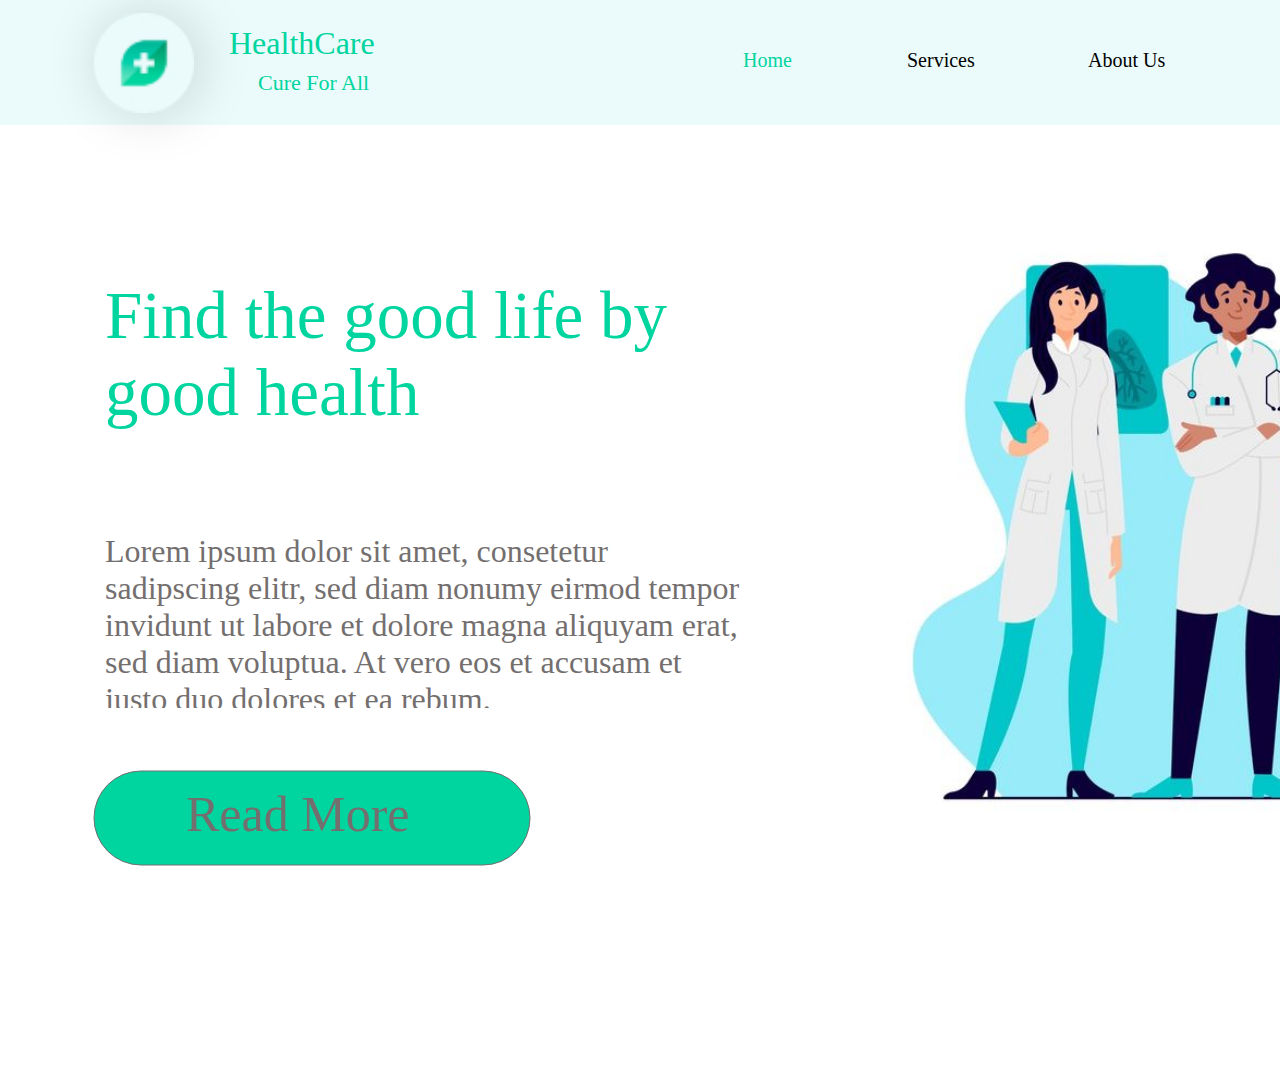
<file: home.html>
<!DOCTYPE html>
<html>
<head>
<meta charset="utf-8"/>
<meta http-equiv="X-UA-Compatible" content="IE=edge"/>
<meta name="viewport" content="width=device-width, initial-scale=1.0">
<title>home</title>
<style id="applicationStylesheet" type="text/css">
	.mediaViewInfo {
		--web-view-name: home;
		--web-view-id: home;
		--web-scale-on-resize: true;
		--web-enable-deep-linking: true;
	}
	:root {
		--web-view-ids: home;
	}
	* {
		margin: 0;
		padding: 0;
		box-sizing: border-box;
		border: none;
	}
	#home {
		position: absolute;
		width: 1660px;
		height: 1080px;
		background-color: rgba(255,255,255,1);
		overflow: hidden;
		--web-view-name: home;
		--web-view-id: home;
		--web-scale-on-resize: true;
		--web-enable-deep-linking: true;
	}
	@keyframes fadein {
	
		0% {
			opacity: 0;
		}
		100% {
			opacity: 1;
		}
	
	}
	#Read_More {
		opacity: 0;
		left: 283px;
		top: 678px;
		position: absolute;
		overflow: visible;
		width: 208px;
		white-space: nowrap;
		text-align: left;
		font-family: Roboto;
		font-style: normal;
		font-weight: normal;
		font-size: 43px;
		color: rgba(116,111,111,1);
	}
	#Group_108 {
		position: absolute;
		width: 1660px;
		height: 865px;
		left: 0px;
		top: 0px;
		overflow: visible;
	}
	#Organisms__Navbar__02 {
		position: absolute;
		width: 1660px;
		height: 125px;
		left: 0px;
		top: 0px;
		overflow: visible;
	}
	#Navbar {
		position: absolute;
		width: 1660px;
		height: 125px;
		left: 0px;
		top: 0px;
		overflow: visible;
	}
	#Background {
		position: absolute;
		width: 1660px;
		height: 125px;
		left: 0px;
		top: 0px;
		overflow: visible;
	}
	#Atoms__Colors__Black {
		fill: rgba(235,251,251,1);
	}
	.Atoms__Colors__Black {
		overflow: visible;
		position: absolute;
		width: 1660px;
		height: 125px;
		left: 0px;
		top: 0px;
		transform: matrix(1,0,0,1,0,0);
	}
	#Links {
		position: absolute;
		width: 639.792px;
		height: 13px;
		left: 956.806px;
		top: 60.098px;
		overflow: visible;
	}
	#ID6 {
		left: 585.792px;
		top: 0px;
		position: absolute;
		overflow: visible;
		width: 55px;
		white-space: nowrap;
		text-align: center;
		font-family: Ubuntu;
		font-style: normal;
		font-weight: normal;
		font-size: 12px;
		color: rgba(235,251,251,1);
		text-transform: uppercase;
	}
	#ID5 {
		left: 474.8px;
		top: 0px;
		position: absolute;
		overflow: visible;
		width: 47px;
		white-space: nowrap;
		text-align: center;
		font-family: Ubuntu;
		font-style: normal;
		font-weight: normal;
		font-size: 12px;
		color: rgba(235,251,251,1);
		text-transform: uppercase;
	}
	#ID4 {
		left: 377.312px;
		top: 0px;
		position: absolute;
		overflow: visible;
		width: 35px;
		white-space: nowrap;
		text-align: center;
		font-family: Ubuntu;
		font-style: normal;
		font-weight: normal;
		font-size: 12px;
		color: rgba(235,251,251,1);
		text-transform: uppercase;
	}
	#ID3 {
		left: 256.798px;
		top: 0px;
		position: absolute;
		overflow: visible;
		width: 57px;
		white-space: nowrap;
		text-align: center;
		font-family: Ubuntu;
		font-style: normal;
		font-weight: normal;
		font-size: 12px;
		color: rgba(235,251,251,1);
		text-transform: uppercase;
	}
	#ID2 {
		left: 99.776px;
		top: 0px;
		position: absolute;
		overflow: visible;
		width: 87px;
		white-space: nowrap;
		text-align: center;
		font-family: Ubuntu;
		font-style: normal;
		font-weight: normal;
		font-size: 12px;
		color: rgba(235,251,251,1);
		text-transform: uppercase;
	}
	#ID1 {
		left: 0px;
		top: 0px;
		position: absolute;
		overflow: visible;
		width: 37px;
		white-space: nowrap;
		text-align: center;
		font-family: Ubuntu;
		font-style: normal;
		font-weight: normal;
		font-size: 12px;
		color: rgba(235,251,251,1);
		text-transform: uppercase;
	}
	#Group_76 {
		position: absolute;
		width: 1477px;
		height: 100px;
		left: 94px;
		top: 13px;
		overflow: visible;
	}
	#logo {
		filter: drop-shadow(5px 0px 26px rgba(0, 0, 0, 0.161));
		position: absolute;
		width: 100px;
		height: 100px;
		left: 0px;
		top: 0px;
		overflow: visible;
	}
	#Home_z {
		left: 649px;
		top: 36px;
		position: absolute;
		overflow: visible;
		width: 55px;
		white-space: nowrap;
		text-align: left;
		font-family: Segoe UI;
		font-style: normal;
		font-weight: normal;
		font-size: 20px;
		color: rgba(0,213,159,1);
	}
	#Services {
		left: 813px;
		top: 36px;
		position: absolute;
		overflow: visible;
		width: 72px;
		white-space: nowrap;
		text-align: left;
		font-family: Segoe UI;
		font-style: normal;
		font-weight: normal;
		font-size: 20px;
		color: rgba(0,0,0,1);
	}
	#About_Us {
		left: 994px;
		top: 36px;
		position: absolute;
		overflow: visible;
		width: 83px;
		white-space: nowrap;
		text-align: left;
		font-family: Segoe UI;
		font-style: normal;
		font-weight: normal;
		font-size: 20px;
		color: rgba(0,0,0,1);
	}
	#Our_Team {
		left: 1186px;
		top: 36px;
		position: absolute;
		overflow: visible;
		width: 86px;
		white-space: nowrap;
		text-align: left;
		font-family: Segoe UI;
		font-style: normal;
		font-weight: normal;
		font-size: 20px;
		color: rgba(0,0,0,1);
	}
	#Contact_Us {
		left: 1381px;
		top: 36px;
		position: absolute;
		overflow: visible;
		width: 97px;
		white-space: nowrap;
		text-align: left;
		font-family: Segoe UI;
		font-style: normal;
		font-weight: normal;
		font-size: 20px;
		color: rgba(0,0,0,1);
	}
	#HealthCare {
		left: 135px;
		top: 12px;
		position: absolute;
		overflow: visible;
		width: 183px;
		white-space: nowrap;
		text-align: left;
		font-family: Poppins;
		font-style: normal;
		font-weight: normal;
		font-size: 32px;
		color: rgba(0,213,159,1);
	}
	#Cure_For_All {
		left: 164px;
		top: 57px;
		position: absolute;
		overflow: visible;
		width: 125px;
		white-space: nowrap;
		text-align: left;
		font-family: Poppins;
		font-style: normal;
		font-weight: normal;
		font-size: 22px;
		color: rgba(0,213,159,1);
	}
	#Group_77 {
		position: absolute;
		width: 1477px;
		height: 699px;
		left: 94px;
		top: 166px;
		overflow: visible;
	}
	#Group_57 {
		position: absolute;
		width: 704px;
		height: 588px;
		left: 0px;
		top: 111px;
		overflow: visible;
		transition: all 0.3s ease-in;
		--web-animation: fadein 0.3s ease-in;
		--web-action-type: page;
		--web-action-target: Dashboard.html;
		cursor: pointer;
	}
	#Find_the_good_life_by__good_he {
		left: 11px;
		top: 0px;
		position: absolute;
		overflow: visible;
		width: 694px;
		white-space: nowrap;
		text-align: left;
		font-family: Poppins;
		font-style: normal;
		font-weight: normal;
		font-size: 67px;
		color: rgba(252,246,246,1);
	}
	#Lorem_ipsum_dolor_sit_amet_con {
		left: 11px;
		top: 256px;
		position: absolute;
		overflow: hidden;
		width: 635px;
		height: 175px;
		text-align: left;
		font-family: Roboto;
		font-style: normal;
		font-weight: normal;
		font-size: 32px;
		color: rgba(116,111,111,1);
	}
	#Rectangle_22 {
		fill: rgba(0,213,159,1);
		stroke: rgba(112,112,112,1);
		stroke-width: 1px;
		stroke-linejoin: miter;
		stroke-linecap: butt;
		stroke-miterlimit: 4;
		shape-rendering: auto;
	}
	.Rectangle_22 {
		position: absolute;
		overflow: visible;
		width: 436px;
		height: 94px;
		left: 0px;
		top: 494px;
	}
	#Read_More_bb {
		left: 92px;
		top: 508px;
		position: absolute;
		overflow: visible;
		width: 242px;
		white-space: nowrap;
		text-align: left;
		font-family: Roboto;
		font-style: normal;
		font-weight: normal;
		font-size: 50px;
		color: rgba(116,111,111,1);
	}
	#Freepik_Collection__Health_Car {
		position: absolute;
		width: 682px;
		height: 682px;
		left: 795px;
		top: 0px;
		overflow: visible;
	}
</style>
<script id="applicationScript">
///////////////////////////////////////
// INITIALIZATION
///////////////////////////////////////

/**
 * Functionality for scaling, showing by media query, and navigation between multiple pages on a single page. 
 * Code subject to change.
 **/

if (window.console==null) { window["console"] = { log : function() {} } }; // some browsers do not set console

var Application = function() {
	// event constants
	this.prefix = "--web-";
	this.NAVIGATION_CHANGE = "viewChange";
	this.VIEW_NOT_FOUND = "viewNotFound";
	this.VIEW_CHANGE = "viewChange";
	this.VIEW_CHANGING = "viewChanging";
	this.STATE_NOT_FOUND = "stateNotFound";
	this.APPLICATION_COMPLETE = "applicationComplete";
	this.APPLICATION_RESIZE = "applicationResize";
	this.SIZE_STATE_NAME = "data-is-view-scaled";
	this.STATE_NAME = this.prefix + "state";

	this.lastTrigger = null;
	this.lastView = null;
	this.lastState = null;
	this.lastOverlay = null;
	this.currentView = null;
	this.currentState = null;
	this.currentOverlay = null;
	this.currentQuery = {index: 0, rule: null, mediaText: null, id: null};
	this.inclusionQuery = "(min-width: 0px)";
	this.exclusionQuery = "none and (min-width: 99999px)";
	this.LastModifiedDateLabelName = "LastModifiedDateLabel";
	this.viewScaleSliderId = "ViewScaleSliderInput";
	this.pageRefreshedName = "showPageRefreshedNotification";
	this.applicationStylesheet = null;
	this.mediaQueryDictionary = {};
	this.viewsDictionary = {};
	this.addedViews = [];
	this.views = {};
	this.viewIds = [];
	this.viewQueries = {};
	this.overlays = {};
	this.overlayIds = [];
	this.numberOfViews = 0;
	this.verticalPadding = 0;
	this.horizontalPadding = 0;
	this.stateName = null;
	this.viewScale = 1;
	this.viewLeft = 0;
	this.viewTop = 0;
	this.horizontalScrollbarsNeeded = false;
	this.verticalScrollbarsNeeded = false;

	// view settings
	this.showUpdateNotification = false;
	this.showNavigationControls = false;
	this.scaleViewsToFit = false;
	this.scaleToFitOnDoubleClick = false;
	this.actualSizeOnDoubleClick = false;
	this.scaleViewsOnResize = false;
	this.navigationOnKeypress = false;
	this.showViewName = false;
	this.enableDeepLinking = true;
	this.refreshPageForChanges = false;
	this.showRefreshNotifications = true;

	// view controls
	this.scaleViewSlider = null;
	this.lastModifiedLabel = null;
	this.supportsPopState = false; // window.history.pushState!=null;
	this.initialized = false;

	// refresh properties
	this.refreshDuration = 250;
	this.lastModifiedDate = null;
	this.refreshRequest = null;
	this.refreshInterval = null;
	this.refreshContent = null;
	this.refreshContentSize = null;
	this.refreshCheckContent = false;
	this.refreshCheckContentSize = false;

	var self = this;

	self.initialize = function(event) {
		var view = self.getVisibleView();
		var views = self.getVisibleViews();
		if (view==null) view = self.getInitialView();
		self.collectViews();
		self.collectOverlays();
		self.collectMediaQueries();

		for (let index = 0; index < views.length; index++) {
			var view = views[index];
			self.setViewOptions(view);
			self.setViewVariables(view);
			self.centerView(view);
		}

		// sometimes the body size is 0 so we call this now and again later
		if (self.initialized) {
			window.addEventListener(self.NAVIGATION_CHANGE, self.viewChangeHandler);
			window.addEventListener("keyup", self.keypressHandler);
			window.addEventListener("keypress", self.keypressHandler);
			window.addEventListener("resize", self.resizeHandler);
			window.document.addEventListener("dblclick", self.doubleClickHandler);

			if (self.supportsPopState) {
				window.addEventListener('popstate', self.popStateHandler);
			}
			else {
				window.addEventListener('hashchange', self.hashChangeHandler);
			}

			// we are ready to go
			window.dispatchEvent(new Event(self.APPLICATION_COMPLETE));
		}

		if (self.initialized==false) {
			if (self.enableDeepLinking) {
				self.syncronizeViewToURL();
			} 
	
			if (self.refreshPageForChanges) {
				self.setupRefreshForChanges();
			}
	
			self.initialized = true;
		}
		
		if (self.scaleViewsToFit) {
			self.viewScale = self.scaleViewToFit(view);
			
			if (self.viewScale<0) {
				setTimeout(self.scaleViewToFit, 500, view);
			}
		}
		else if (view) {
			self.viewScale = self.getViewScaleValue(view);
			self.centerView(view);
			self.updateSliderValue(self.viewScale);
		}
		else {
			// no view found
		}
	
		if (self.showUpdateNotification) {
			self.showNotification();
		}

		//"addEventListener" in window ? null : window.addEventListener = window.attachEvent;
		//"addEventListener" in document ? null : document.addEventListener = document.attachEvent;
	}


	///////////////////////////////////////
	// AUTO REFRESH 
	///////////////////////////////////////

	self.setupRefreshForChanges = function() {
		self.refreshRequest = new XMLHttpRequest();

		if (!self.refreshRequest) {
			return false;
		}

		// get document start values immediately
		self.requestRefreshUpdate();
	}

	/**
	 * Attempt to check the last modified date by the headers 
	 * or the last modified property from the byte array (experimental)
	 **/
	self.requestRefreshUpdate = function() {
		var url = document.location.href;
		var protocol = window.location.protocol;
		var method;
		
		try {

			if (self.refreshCheckContentSize) {
				self.refreshRequest.open('HEAD', url, true);
			}
			else if (self.refreshCheckContent) {
				self.refreshContent = document.documentElement.outerHTML;
				self.refreshRequest.open('GET', url, true);
				self.refreshRequest.responseType = "text";
			}
			else {

				// get page last modified date for the first call to compare to later
				if (self.lastModifiedDate==null) {

					// File system does not send headers in FF so get blob if possible
					if (protocol=="file:") {
						self.refreshRequest.open("GET", url, true);
						self.refreshRequest.responseType = "blob";
					}
					else {
						self.refreshRequest.open("HEAD", url, true);
						self.refreshRequest.responseType = "blob";
					}

					self.refreshRequest.onload = self.refreshOnLoadOnceHandler;

					// In some browsers (Chrome & Safari) this error occurs at send: 
					// 
					// Chrome - Access to XMLHttpRequest at 'file:///index.html' from origin 'null' 
					// has been blocked by CORS policy: 
					// Cross origin requests are only supported for protocol schemes: 
					// http, data, chrome, chrome-extension, https.
					// 
					// Safari - XMLHttpRequest cannot load file:///Users/user/Public/index.html. Cross origin requests are only supported for HTTP.
					// 
					// Solution is to run a local server, set local permissions or test in another browser
					self.refreshRequest.send(null);

					// In MS browsers the following behavior occurs possibly due to an AJAX call to check last modified date: 
					// 
					// DOM7011: The code on this page disabled back and forward caching.

					// In Brave (Chrome) error when on the server
					// index.js:221 HEAD https://www.example.com/ net::ERR_INSUFFICIENT_RESOURCES
					// self.refreshRequest.send(null);

				}
				else {
					self.refreshRequest = new XMLHttpRequest();
					self.refreshRequest.onreadystatechange = self.refreshHandler;
					self.refreshRequest.ontimeout = function() {
						self.log("Couldn't find page to check for updates");
					}
					
					var method;
					if (protocol=="file:") {
						method = "GET";
					}
					else {
						method = "HEAD";
					}

					//refreshRequest.open('HEAD', url, true);
					self.refreshRequest.open(method, url, true);
					self.refreshRequest.responseType = "blob";
					self.refreshRequest.send(null);
				}
			}
		}
		catch (error) {
			self.log("Refresh failed for the following reason:")
			self.log(error);
		}
	}

	self.refreshHandler = function() {
		var contentSize;

		try {

			if (self.refreshRequest.readyState === XMLHttpRequest.DONE) {
				
				if (self.refreshRequest.status === 2 || 
					self.refreshRequest.status === 200) {
					var pageChanged = false;

					self.updateLastModifiedLabel();

					if (self.refreshCheckContentSize) {
						var lastModifiedHeader = self.refreshRequest.getResponseHeader("Last-Modified");
						contentSize = self.refreshRequest.getResponseHeader("Content-Length");
						//lastModifiedDate = refreshRequest.getResponseHeader("Last-Modified");
						var headers = self.refreshRequest.getAllResponseHeaders();
						var hasContentHeader = headers.indexOf("Content-Length")!=-1;
						
						if (hasContentHeader) {
							contentSize = self.refreshRequest.getResponseHeader("Content-Length");

							// size has not been set yet
							if (self.refreshContentSize==null) {
								self.refreshContentSize = contentSize;
								// exit and let interval call this method again
								return;
							}

							if (contentSize!=self.refreshContentSize) {
								pageChanged = true;
							}
						}
					}
					else if (self.refreshCheckContent) {

						if (self.refreshRequest.responseText!=self.refreshContent) {
							pageChanged = true;
						}
					}
					else {
						lastModifiedHeader = self.getLastModified(self.refreshRequest);

						if (self.lastModifiedDate!=lastModifiedHeader) {
							self.log("lastModifiedDate:" + self.lastModifiedDate + ",lastModifiedHeader:" +lastModifiedHeader);
							pageChanged = true;
						}

					}

					
					if (pageChanged) {
						clearInterval(self.refreshInterval);
						self.refreshUpdatedPage();
						return;
					}

				}
				else {
					self.log('There was a problem with the request.');
				}

			}
		}
		catch( error ) {
			//console.log('Caught Exception: ' + error);
		}
	}

	self.refreshOnLoadOnceHandler = function(event) {

		// get the last modified date
		if (self.refreshRequest.response) {
			self.lastModifiedDate = self.getLastModified(self.refreshRequest);

			if (self.lastModifiedDate!=null) {

				if (self.refreshInterval==null) {
					self.refreshInterval = setInterval(self.requestRefreshUpdate, self.refreshDuration);
				}
			}
			else {
				self.log("Could not get last modified date from the server");
			}
		}
	}

	self.refreshUpdatedPage = function() {
		if (self.showRefreshNotifications) {
			var date = new Date().setTime((new Date().getTime()+10000));
			document.cookie = encodeURIComponent(self.pageRefreshedName) + "=true" + "; max-age=6000;" + " path=/";
		}

		document.location.reload(true);
	}

	self.showNotification = function(duration) {
		var notificationID = self.pageRefreshedName+"ID";
		var notification = document.getElementById(notificationID);
		if (duration==null) duration = 4000;

		if (notification!=null) {return;}

		notification = document.createElement("div");
		notification.id = notificationID;
		notification.textContent = "PAGE UPDATED";
		var styleRule = ""
		styleRule = "position: fixed; padding: 7px 16px 6px 16px; font-family: Arial, sans-serif; font-size: 10px; font-weight: bold; left: 50%;";
		styleRule += "top: 20px; background-color: rgba(0,0,0,.5); border-radius: 12px; color:rgb(235, 235, 235); transition: all 2s linear;";
		styleRule += "transform: translateX(-50%); letter-spacing: .5px; filter: drop-shadow(2px 2px 6px rgba(0, 0, 0, .1))";
		notification.setAttribute("style", styleRule);

		notification.className= "PageRefreshedClass";
		
		document.body.appendChild(notification);

		setTimeout(function() {
			notification.style.opacity = "0";
			notification.style.filter = "drop-shadow( 0px 0px 0px rgba(0,0,0, .5))";
			setTimeout(function() {
				notification.parentNode.removeChild(notification);
			}, duration)
		}, duration);

		document.cookie = encodeURIComponent(self.pageRefreshedName) + "=; max-age=1; path=/";
	}

	/**
	 * Get the last modified date from the header 
	 * or file object after request has been received
	 **/
	self.getLastModified = function(request) {
		var date;

		// file protocol - FILE object with last modified property
		if (request.response && request.response.lastModified) {
			date = request.response.lastModified;
		}
		
		// http protocol - check headers
		if (date==null) {
			date = request.getResponseHeader("Last-Modified");
		}

		return date;
	}

	self.updateLastModifiedLabel = function() {
		var labelValue = "";
		
		if (self.lastModifiedLabel==null) {
			self.lastModifiedLabel = document.getElementById("LastModifiedLabel");
		}

		if (self.lastModifiedLabel) {
			var seconds = parseInt(((new Date().getTime() - Date.parse(document.lastModified)) / 1000 / 60) * 100 + "");
			var minutes = 0;
			var hours = 0;

			if (seconds < 60) {
				seconds = Math.floor(seconds/10)*10;
				labelValue = seconds + " seconds";
			}
			else {
				minutes = parseInt((seconds/60) + "");

				if (minutes>60) {
					hours = parseInt((seconds/60/60) +"");
					labelValue += hours==1 ? " hour" : " hours";
				}
				else {
					labelValue = minutes+"";
					labelValue += minutes==1 ? " minute" : " minutes";
				}
			}
			
			if (seconds<10) {
				labelValue = "Updated now";
			}
			else {
				labelValue = "Updated " + labelValue + " ago";
			}

			if (self.lastModifiedLabel.firstElementChild) {
				self.lastModifiedLabel.firstElementChild.textContent = labelValue;

			}
			else if ("textContent" in self.lastModifiedLabel) {
				self.lastModifiedLabel.textContent = labelValue;
			}
		}
	}

	self.getShortString = function(string, length) {
		if (length==null) length = 30;
		string = string!=null ? string.substr(0, length).replace(/\n/g, "") : "[String is null]";
		return string;
	}

	self.getShortNumber = function(value, places) {
		if (places==null || places<1) places = 4;
		value = Math.round(value * Math.pow(10,places)) / Math.pow(10, places);
		return value;
	}

	///////////////////////////////////////
	// NAVIGATION CONTROLS
	///////////////////////////////////////

	self.updateViewLabel = function() {
		var viewNavigationLabel = document.getElementById("ViewNavigationLabel");
		var view = self.getVisibleView();
		var viewIndex = view ? self.getViewIndex(view) : -1;
		var viewName = view ? self.getViewPreferenceValue(view, self.prefix + "view-name") : null;
		var viewId = view ? view.id : null;

		if (viewNavigationLabel && view) {
			if (viewName && viewName.indexOf('"')!=-1) {
				viewName = viewName.replace(/"/g, "");
			}

			if (self.showViewName) {
				viewNavigationLabel.textContent = viewName;
				self.setTooltip(viewNavigationLabel, viewIndex + 1 + " of " + self.numberOfViews);
			}
			else {
				viewNavigationLabel.textContent = viewIndex + 1 + " of " + self.numberOfViews;
				self.setTooltip(viewNavigationLabel, viewName);
			}

		}
	}

	self.updateURL = function(view) {
		view = view == null ? self.getVisibleView() : view;
		var viewId = view ? view.id : null
		var viewFragment = view ? "#"+ viewId : null;

		if (viewId && self.viewIds.length>1 && self.enableDeepLinking) {

			if (self.supportsPopState==false) {
				self.setFragment(viewId);
			}
			else {
				if (viewFragment!=window.location.hash) {

					if (window.location.hash==null) {
						window.history.replaceState({name:viewId}, null, viewFragment);
					}
					else {
						window.history.pushState({name:viewId}, null, viewFragment);
					}
				}
			}
		}
	}

	self.updateURLState = function(view, stateName) {
		stateName = view && (stateName=="" || stateName==null) ? self.getStateNameByViewId(view.id) : stateName;

		if (self.supportsPopState==false) {
			self.setFragment(stateName);
		}
		else {
			if (stateName!=window.location.hash) {

				if (window.location.hash==null) {
					window.history.replaceState({name:view.viewId}, null, stateName);
				}
				else {
					window.history.pushState({name:view.viewId}, null, stateName);
				}
			}
		}
	}

	self.setFragment = function(value) {
		window.location.hash = "#" + value;
	}

	self.setTooltip = function(element, value) {
		// setting the tooltip in edge causes a page crash on hover
		if (/Edge/.test(navigator.userAgent)) { return; }

		if ("title" in element) {
			element.title = value;
		}
	}

	self.getStylesheetRules = function(styleSheet) {
		try {
			if (styleSheet) return styleSheet.cssRules || styleSheet.rules;
	
			return document.styleSheets[0]["cssRules"] || document.styleSheets[0]["rules"];
		}
		catch (error) {
			// ERRORS:
			// SecurityError: The operation is insecure.
			// Errors happen when script loads before stylesheet or loading an external css locally

			// InvalidAccessError: A parameter or an operation is not supported by the underlying object
			// Place script after stylesheet

			console.log(error);
			if (error.toString().indexOf("The operation is insecure")!=-1) {
				console.log("Load the stylesheet before the script or load the stylesheet inline until it can be loaded on a server")
			}
			return [];
		}
	}

	/**
	 * If single page application hide all of the views. 
	 * @param {Number} selectedIndex if provided shows the view at index provided
	 **/
	self.hideViews = function(selectedIndex, animation) {
		var rules = self.getStylesheetRules();
		var queryIndex = 0;
		var numberOfRules = rules!=null ? rules.length : 0;

		// loop through rules and hide media queries except selected
		for (var i=0;i<numberOfRules;i++) {
			var rule = rules[i];

			if (rule.media!=null) {

				if (queryIndex==selectedIndex) {
					self.currentQuery.mediaText = rule.conditionText;
					self.currentQuery.index = selectedIndex;
					self.currentQuery.rule = rule;
					self.enableMediaQuery(rule);
				}
				else {
					if (animation) {
						self.fadeOut(rule)
					}
					else {
						self.disableMediaQuery(rule);
					}
				}
				
				queryIndex++;
			}
		}

		self.numberOfViews = queryIndex;
		self.updateViewLabel();
		self.updateURL();

		self.dispatchViewChange();

		var view = self.getVisibleView();
		var viewIndex = view ? self.getViewIndex(view) : -1;

		return viewIndex==selectedIndex ? view : null;
	}

	/**
	 * Hide view
	 * @param {Object} view element to hide
	 **/
	self.hideView = function(view) {
		var rule = view ? self.mediaQueryDictionary[view.id] : null;

		if (rule) {
			self.disableMediaQuery(rule);
		}
	}

	/**
	 * Hide overlay
	 * @param {Object} overlay element to hide
	 **/
	self.hideOverlay = function(overlay) {
		var rule = overlay ? self.mediaQueryDictionary[overlay.id] : null;

		if (rule) {
			self.disableMediaQuery(rule);

			//if (self.showByMediaQuery) {
				overlay.style.display = "none";
			//}
		}
	}

	/**
	 * Show the view by media query. Does not hide current views
	 * Sets view options by default
	 * @param {Object} view element to show
	 * @param {Boolean} setViewOptions sets view options if null or true
	 */
	self.showViewByMediaQuery = function(view, setViewOptions) {
		var id = view ? view.id : null;
		var query = id ? self.mediaQueryDictionary[id] : null;
		var isOverlay = view ? self.isOverlay(view) : false;
		setViewOptions = setViewOptions==null ? true : setViewOptions;

		if (query) {
			self.enableMediaQuery(query);

			if (isOverlay && view && setViewOptions) {
				self.setViewVariables(null, view);
			}
			else {
				if (view && setViewOptions) self.setViewOptions(view);
				if (view && setViewOptions) self.setViewVariables(view);
			}
		}
	}

	/**
	 * Show the view. Does not hide current views
	 */
	self.showView = function(view, setViewOptions) {
		var id = view ? view.id : null;
		var query = id ? self.mediaQueryDictionary[id] : null;
		var display = null;
		setViewOptions = setViewOptions==null ? true : setViewOptions;

		if (query) {
			self.enableMediaQuery(query);
			if (view==null) view =self.getVisibleView();
			if (view && setViewOptions) self.setViewOptions(view);
		}
		else if (id) {
			display = window.getComputedStyle(view).getPropertyValue("display");
			if (display=="" || display=="none") {
				view.style.display = "block";
			}
		}

		if (view) {
			if (self.currentView!=null) {
				self.lastView = self.currentView;
			}

			self.currentView = view;
		}
	}

	self.showViewById = function(id, setViewOptions) {
		var view = id ? self.getViewById(id) : null;

		if (view) {
			self.showView(view);
			return;
		}

		self.log("View not found '" + id + "'");
	}

	self.getElementView = function(element) {
		var view = element;
		var viewFound = false;

		while (viewFound==false || view==null) {
			if (view && self.viewsDictionary[view.id]) {
				return view;
			}
			view = view.parentNode;
		}
	}

	/**
	 * Show overlay over view
	 * @param {Event | HTMLElement} event event or html element with styles applied
	 * @param {String} id id of view or view reference
	 * @param {Number} x x location
	 * @param {Number} y y location
	 */
	self.showOverlay = function(event, id, x, y) {
		var overlay = id && typeof id === 'string' ? self.getViewById(id) : id ? id : null;
		var query = overlay ? self.mediaQueryDictionary[overlay.id] : null;
		var centerHorizontally = false;
		var centerVertically = false;
		var anchorLeft = false;
		var anchorTop = false;
		var anchorRight = false;
		var anchorBottom = false;
		var display = null;
		var reparent = true;
		var view = null;
		
		if (overlay==null || overlay==false) {
			self.log("Overlay not found, '"+ id + "'");
			return;
		}

		// get enter animation - event target must have css variables declared
		if (event) {
			var button = event.currentTarget || event; // can be event or htmlelement
			var buttonComputedStyles = getComputedStyle(button);
			var actionTargetValue = buttonComputedStyles.getPropertyValue(self.prefix+"action-target").trim();
			var animation = buttonComputedStyles.getPropertyValue(self.prefix+"animation").trim();
			var isAnimated = animation!="";
			var targetType = buttonComputedStyles.getPropertyValue(self.prefix+"action-type").trim();
			var actionTarget = self.application ? null : self.getElement(actionTargetValue);
			var actionTargetStyles = actionTarget ? actionTarget.style : null;

			if (actionTargetStyles) {
				actionTargetStyles.setProperty("animation", animation);
			}

			if ("stopImmediatePropagation" in event) {
				event.stopImmediatePropagation();
			}
		}
		
		if (self.application==false || targetType=="page") {
			document.location.href = "./" + actionTargetValue;
			return;
		}

		// remove any current overlays
		if (self.currentOverlay) {

			// act as switch if same button
			if (self.currentOverlay==actionTarget || self.currentOverlay==null) {
				if (self.lastTrigger==button) {
					self.removeOverlay(isAnimated);
					return;
				}
			}
			else {
				self.removeOverlay(isAnimated);
			}
		}

		if (reparent) {
			view = self.getElementView(button);
			if (view) {
				view.appendChild(overlay);
			}
		}

		if (query) {
			//self.setElementAnimation(overlay, null);
			//overlay.style.animation = animation;
			self.enableMediaQuery(query);
			
			var display = overlay && overlay.style.display;
			
			if (overlay && display=="" || display=="none") {
				overlay.style.display = "block";
				//self.setViewOptions(overlay);
			}

			// add animation defined in event target style declaration
			if (animation && self.supportAnimations) {
				self.fadeIn(overlay, false, animation);
			}
		}
		else if (id) {

			display = window.getComputedStyle(overlay).getPropertyValue("display");

			if (display=="" || display=="none") {
				overlay.style.display = "block";
			}

			// add animation defined in event target style declaration
			if (animation && self.supportAnimations) {
				self.fadeIn(overlay, false, animation);
			}
		}

		// do not set x or y position if centering
		var horizontal = self.prefix + "center-horizontally";
		var vertical = self.prefix + "center-vertically";
		var style = overlay.style;
		var transform = [];

		centerHorizontally = self.getIsStyleDefined(id, horizontal) ? self.getViewPreferenceBoolean(overlay, horizontal) : false;
		centerVertically = self.getIsStyleDefined(id, vertical) ? self.getViewPreferenceBoolean(overlay, vertical) : false;
		anchorLeft = self.getIsStyleDefined(id, "left");
		anchorRight = self.getIsStyleDefined(id, "right");
		anchorTop = self.getIsStyleDefined(id, "top");
		anchorBottom = self.getIsStyleDefined(id, "bottom");

		
		if (self.viewsDictionary[overlay.id] && self.viewsDictionary[overlay.id].styleDeclaration) {
			style = self.viewsDictionary[overlay.id].styleDeclaration.style;
		}
		
		if (centerHorizontally) {
			style.left = "50%";
			style.transformOrigin = "0 0";
			transform.push("translateX(-50%)");
		}
		else if (anchorRight && anchorLeft) {
			style.left = x + "px";
		}
		else if (anchorRight) {
			//style.right = x + "px";
		}
		else {
			style.left = x + "px";
		}
		
		if (centerVertically) {
			style.top = "50%";
			transform.push("translateY(-50%)");
			style.transformOrigin = "0 0";
		}
		else if (anchorTop && anchorBottom) {
			style.top = y + "px";
		}
		else if (anchorBottom) {
			//style.bottom = y + "px";
		}
		else {
			style.top = y + "px";
		}

		if (transform.length) {
			style.transform = transform.join(" ");
		}

		self.currentOverlay = overlay;
		self.lastTrigger = button;
	}

	self.goBack = function() {
		if (self.currentOverlay) {
			self.removeOverlay();
		}
		else if (self.lastView) {
			self.goToView(self.lastView.id);
		}
	}

	self.removeOverlay = function(animate) {
		var overlay = self.currentOverlay;
		animate = animate===false ? false : true;

		if (overlay) {
			var style = overlay.style;
			
			if (style.animation && self.supportAnimations && animate) {
				self.reverseAnimation(overlay, true);

				var duration = self.getAnimationDuration(style.animation, true);
		
				setTimeout(function() {
					self.setElementAnimation(overlay, null);
					self.hideOverlay(overlay);
					self.currentOverlay = null;
				}, duration);
			}
			else {
				self.setElementAnimation(overlay, null);
				self.hideOverlay(overlay);
				self.currentOverlay = null;
			}
		}
	}

	/**
	 * Reverse the animation and hide after
	 * @param {Object} target element with animation
	 * @param {Boolean} hide hide after animation ends
	 */
	self.reverseAnimation = function(target, hide) {
		var lastAnimation = null;
		var style = target.style;

		style.animationPlayState = "paused";
		lastAnimation = style.animation;
		style.animation = null;
		style.animationPlayState = "paused";

		if (hide) {
			//target.addEventListener("animationend", self.animationEndHideHandler);
	
			var duration = self.getAnimationDuration(lastAnimation, true);
			var isOverlay = self.isOverlay(target);
	
			setTimeout(function() {
				self.setElementAnimation(target, null);

				if (isOverlay) {
					self.hideOverlay(target);
				}
				else {
					self.hideView(target);
				}
			}, duration);
		}

		setTimeout(function() {
			style.animation = lastAnimation;
			style.animationPlayState = "paused";
			style.animationDirection = "reverse";
			style.animationPlayState = "running";
		}, 30);
	}

	self.animationEndHandler = function(event) {
		var target = event.currentTarget;
		self.dispatchEvent(new Event(event.type));
	}

	self.isOverlay = function(view) {
		var result = view ? self.getViewPreferenceBoolean(view, self.prefix + "is-overlay") : false;

		return result;
	}

	self.animationEndHideHandler = function(event) {
		var target = event.currentTarget;
		self.setViewVariables(null, target);
		self.hideView(target);
		target.removeEventListener("animationend", self.animationEndHideHandler);
	}

	self.animationEndShowHandler = function(event) {
		var target = event.currentTarget;
		target.removeEventListener("animationend", self.animationEndShowHandler);
	}

	self.setViewOptions = function(view) {

		if (view) {
			self.minimumScale = self.getViewPreferenceValue(view, self.prefix + "minimum-scale");
			self.maximumScale = self.getViewPreferenceValue(view, self.prefix + "maximum-scale");
			self.scaleViewsToFit = self.getViewPreferenceBoolean(view, self.prefix + "scale-to-fit");
			self.scaleToFitType = self.getViewPreferenceValue(view, self.prefix + "scale-to-fit-type");
			self.scaleToFitOnDoubleClick = self.getViewPreferenceBoolean(view, self.prefix + "scale-on-double-click");
			self.actualSizeOnDoubleClick = self.getViewPreferenceBoolean(view, self.prefix + "actual-size-on-double-click");
			self.scaleViewsOnResize = self.getViewPreferenceBoolean(view, self.prefix + "scale-on-resize");
			self.enableScaleUp = self.getViewPreferenceBoolean(view, self.prefix + "enable-scale-up");
			self.centerHorizontally = self.getViewPreferenceBoolean(view, self.prefix + "center-horizontally");
			self.centerVertically = self.getViewPreferenceBoolean(view, self.prefix + "center-vertically");
			self.navigationOnKeypress = self.getViewPreferenceBoolean(view, self.prefix + "navigate-on-keypress");
			self.showViewName = self.getViewPreferenceBoolean(view, self.prefix + "show-view-name");
			self.refreshPageForChanges = self.getViewPreferenceBoolean(view, self.prefix + "refresh-for-changes");
			self.refreshPageForChangesInterval = self.getViewPreferenceValue(view, self.prefix + "refresh-interval");
			self.showNavigationControls = self.getViewPreferenceBoolean(view, self.prefix + "show-navigation-controls");
			self.scaleViewSlider = self.getViewPreferenceBoolean(view, self.prefix + "show-scale-controls");
			self.enableDeepLinking = self.getViewPreferenceBoolean(view, self.prefix + "enable-deep-linking");
			self.singlePageApplication = self.getViewPreferenceBoolean(view, self.prefix + "application");
			self.showByMediaQuery = self.getViewPreferenceBoolean(view, self.prefix + "show-by-media-query");
			self.showUpdateNotification = document.cookie!="" ? document.cookie.indexOf(self.pageRefreshedName)!=-1 : false;
			self.imageComparisonDuration = self.getViewPreferenceValue(view, self.prefix + "image-comparison-duration");
			self.supportAnimations = self.getViewPreferenceBoolean(view, self.prefix + "enable-animations", true);

			if (self.scaleViewsToFit) {
				var newScaleValue = self.scaleViewToFit(view);
				
				if (newScaleValue<0) {
					setTimeout(self.scaleViewToFit, 500, view);
				}
			}
			else {
				self.viewScale = self.getViewScaleValue(view);
				self.viewToFitWidthScale = self.getViewFitToViewportWidthScale(view, self.enableScaleUp)
				self.viewToFitHeightScale = self.getViewFitToViewportScale(view, self.enableScaleUp);
				self.updateSliderValue(self.viewScale);
			}

			if (self.imageComparisonDuration!=null) {
				// todo
			}

			if (self.refreshPageForChangesInterval!=null) {
				self.refreshDuration = Number(self.refreshPageForChangesInterval);
			}
		}
	}

	self.previousView = function(event) {
		var rules = self.getStylesheetRules();
		var view = self.getVisibleView()
		var index = view ? self.getViewIndex(view) : -1;
		var prevQueryIndex = index!=-1 ? index-1 : self.currentQuery.index-1;
		var queryIndex = 0;
		var numberOfRules = rules!=null ? rules.length : 0;

		if (event) {
			event.stopImmediatePropagation();
		}

		if (prevQueryIndex<0) {
			return;
		}

		// loop through rules and hide media queries except selected
		for (var i=0;i<numberOfRules;i++) {
			var rule = rules[i];
			
			if (rule.media!=null) {

				if (queryIndex==prevQueryIndex) {
					self.currentQuery.mediaText = rule.conditionText;
					self.currentQuery.index = prevQueryIndex;
					self.currentQuery.rule = rule;
					self.enableMediaQuery(rule);
					self.updateViewLabel();
					self.updateURL();
					self.dispatchViewChange();
				}
				else {
					self.disableMediaQuery(rule);
				}

				queryIndex++;
			}
		}
	}

	self.nextView = function(event) {
		var rules = self.getStylesheetRules();
		var view = self.getVisibleView();
		var index = view ? self.getViewIndex(view) : -1;
		var nextQueryIndex = index!=-1 ? index+1 : self.currentQuery.index+1;
		var queryIndex = 0;
		var numberOfRules = rules!=null ? rules.length : 0;
		var numberOfMediaQueries = self.getNumberOfMediaRules();

		if (event) {
			event.stopImmediatePropagation();
		}

		if (nextQueryIndex>=numberOfMediaQueries) {
			return;
		}

		// loop through rules and hide media queries except selected
		for (var i=0;i<numberOfRules;i++) {
			var rule = rules[i];
			
			if (rule.media!=null) {

				if (queryIndex==nextQueryIndex) {
					self.currentQuery.mediaText = rule.conditionText;
					self.currentQuery.index = nextQueryIndex;
					self.currentQuery.rule = rule;
					self.enableMediaQuery(rule);
					self.updateViewLabel();
					self.updateURL();
					self.dispatchViewChange();
				}
				else {
					self.disableMediaQuery(rule);
				}

				queryIndex++;
			}
		}
	}

	/**
	 * Enables a view via media query
	 */
	self.enableMediaQuery = function(rule) {

		try {
			rule.media.mediaText = self.inclusionQuery;
		}
		catch(error) {
			//self.log(error);
			rule.conditionText = self.inclusionQuery;
		}
	}

	self.disableMediaQuery = function(rule) {

		try {
			rule.media.mediaText = self.exclusionQuery;
		}
		catch(error) {
			rule.conditionText = self.exclusionQuery;
		}
	}

	self.dispatchViewChange = function() {
		try {
			var event = new Event(self.NAVIGATION_CHANGE);
			window.dispatchEvent(event);
		}
		catch (error) {
			// In IE 11: Object doesn't support this action
		}
	}

	self.getNumberOfMediaRules = function() {
		var rules = self.getStylesheetRules();
		var numberOfRules = rules ? rules.length : 0;
		var numberOfQueries = 0;

		for (var i=0;i<numberOfRules;i++) {
			if (rules[i].media!=null) { numberOfQueries++; }
		}
		
		return numberOfQueries;
	}

	/////////////////////////////////////////
	// VIEW SCALE 
	/////////////////////////////////////////

	self.sliderChangeHandler = function(event) {
		var value = self.getShortNumber(event.currentTarget.value/100);
		var view = self.getVisibleView();
		self.setViewScaleValue(view, false, value, true);
	}

	self.updateSliderValue = function(scale) {
		var slider = document.getElementById(self.viewScaleSliderId);
		var tooltip = parseInt(scale * 100 + "") + "%";
		var inputType;
		var inputValue;
		
		if (slider) {
			inputValue = self.getShortNumber(scale * 100);
			if (inputValue!=slider["value"]) {
				slider["value"] = inputValue;
			}
			inputType = slider.getAttributeNS(null, "type");

			if (inputType!="range") {
				// input range is not supported
				slider.style.display = "none";
			}

			self.setTooltip(slider, tooltip);
		}
	}

	self.viewChangeHandler = function(event) {
		var view = self.getVisibleView();
		var matrix = view ? getComputedStyle(view).transform : null;
		
		if (matrix) {
			self.viewScale = self.getViewScaleValue(view);
			
			var scaleNeededToFit = self.getViewFitToViewportScale(view);
			var isViewLargerThanViewport = scaleNeededToFit<1;
			
			// scale large view to fit if scale to fit is enabled
			if (self.scaleViewsToFit) {
				self.scaleViewToFit(view);
			}
			else {
				self.updateSliderValue(self.viewScale);
			}
		}
	}

	self.getViewScaleValue = function(view) {
		var matrix = getComputedStyle(view).transform;

		if (matrix) {
			var matrixArray = matrix.replace("matrix(", "").split(",");
			var scaleX = parseFloat(matrixArray[0]);
			var scaleY = parseFloat(matrixArray[3]);
			var scale = Math.min(scaleX, scaleY);
		}

		return scale;
	}

	/**
	 * Scales view to scale. 
	 * @param {Object} view view to scale. views are in views array
	 * @param {Boolean} scaleToFit set to true to scale to fit. set false to use desired scale value
	 * @param {Number} desiredScale scale to define. not used if scale to fit is false
	 * @param {Boolean} isSliderChange indicates if slider is callee
	 */
	self.setViewScaleValue = function(view, scaleToFit, desiredScale, isSliderChange) {
		var enableScaleUp = self.enableScaleUp;
		var scaleToFitType = self.scaleToFitType;
		var minimumScale = self.minimumScale;
		var maximumScale = self.maximumScale;
		var hasMinimumScale = !isNaN(minimumScale) && minimumScale!="";
		var hasMaximumScale = !isNaN(maximumScale) && maximumScale!="";
		var scaleNeededToFit = self.getViewFitToViewportScale(view, enableScaleUp);
		var scaleNeededToFitWidth = self.getViewFitToViewportWidthScale(view, enableScaleUp);
		var scaleNeededToFitHeight = self.getViewFitToViewportHeightScale(view, enableScaleUp);
		var scaleToFitFull = self.getViewFitToViewportScale(view, true);
		var scaleToFitFullWidth = self.getViewFitToViewportWidthScale(view, true);
		var scaleToFitFullHeight = self.getViewFitToViewportHeightScale(view, true);
		var scaleToWidth = scaleToFitType=="width";
		var scaleToHeight = scaleToFitType=="height";
		var shrunkToFit = false;
		var topPosition = null;
		var leftPosition = null;
		var translateY = null;
		var translateX = null;
		var transformValue = "";
		var canCenterVertically = true;
		var canCenterHorizontally = true;
		var style = view.style;

		if (view && self.viewsDictionary[view.id] && self.viewsDictionary[view.id].styleDeclaration) {
			style = self.viewsDictionary[view.id].styleDeclaration.style;
		}

		if (scaleToFit && isSliderChange!=true) {
			if (scaleToFitType=="fit" || scaleToFitType=="") {
				desiredScale = scaleNeededToFit;
			}
			else if (scaleToFitType=="width") {
				desiredScale = scaleNeededToFitWidth;
			}
			else if (scaleToFitType=="height") {
				desiredScale = scaleNeededToFitHeight;
			}
		}
		else {
			if (isNaN(desiredScale)) {
				desiredScale = 1;
			}
		}

		self.updateSliderValue(desiredScale);
		
		// scale to fit width
		if (scaleToWidth && scaleToHeight==false) {
			canCenterVertically = scaleNeededToFitHeight>=scaleNeededToFitWidth;
			canCenterHorizontally = scaleNeededToFitWidth>=1 && enableScaleUp==false;

			if (isSliderChange) {
				canCenterHorizontally = desiredScale<scaleToFitFullWidth;
			}
			else if (scaleToFit) {
				desiredScale = scaleNeededToFitWidth;
			}

			if (hasMinimumScale) {
				desiredScale = Math.max(desiredScale, Number(minimumScale));
			}

			if (hasMaximumScale) {
				desiredScale = Math.min(desiredScale, Number(maximumScale));
			}

			desiredScale = self.getShortNumber(desiredScale);

			canCenterHorizontally = self.canCenterHorizontally(view, "width", enableScaleUp, desiredScale, minimumScale, maximumScale);
			canCenterVertically = self.canCenterVertically(view, "width", enableScaleUp, desiredScale, minimumScale, maximumScale);

			if (desiredScale>1 && (enableScaleUp || isSliderChange)) {
				transformValue = "scale(" + desiredScale + ")";
			}
			else if (desiredScale>=1 && enableScaleUp==false) {
				transformValue = "scale(" + 1 + ")";
			}
			else {
				transformValue = "scale(" + desiredScale + ")";
			}

			if (self.centerVertically) {
				if (canCenterVertically) {
					translateY = "-50%";
					topPosition = "50%";
				}
				else {
					translateY = "0";
					topPosition = "0";
				}
				
				if (style.top != topPosition) {
					style.top = topPosition + "";
				}

				if (canCenterVertically) {
					transformValue += " translateY(" + translateY+ ")";
				}
			}

			if (self.centerHorizontally) {
				if (canCenterHorizontally) {
					translateX = "-50%";
					leftPosition = "50%";
				}
				else {
					translateX = "0";
					leftPosition = "0";
				}

				if (style.left != leftPosition) {
					style.left = leftPosition + "";
				}

				if (canCenterHorizontally) {
					transformValue += " translateX(" + translateX+ ")";
				}
			}

			style.transformOrigin = "0 0";
			style.transform = transformValue;

			self.viewScale = desiredScale;
			self.viewToFitWidthScale = scaleNeededToFitWidth;
			self.viewToFitHeightScale = scaleNeededToFitHeight;
			self.viewLeft = leftPosition;
			self.viewTop = topPosition;

			return desiredScale;
		}

		// scale to fit height
		if (scaleToHeight && scaleToWidth==false) {
			//canCenterVertically = scaleNeededToFitHeight>=scaleNeededToFitWidth;
			//canCenterHorizontally = scaleNeededToFitHeight<=scaleNeededToFitWidth && enableScaleUp==false;
			canCenterVertically = scaleNeededToFitHeight>=scaleNeededToFitWidth;
			canCenterHorizontally = scaleNeededToFitWidth>=1 && enableScaleUp==false;
			
			if (isSliderChange) {
				canCenterHorizontally = desiredScale<scaleToFitFullHeight;
			}
			else if (scaleToFit) {
				desiredScale = scaleNeededToFitHeight;
			}

			if (hasMinimumScale) {
				desiredScale = Math.max(desiredScale, Number(minimumScale));
			}

			if (hasMaximumScale) {
				desiredScale = Math.min(desiredScale, Number(maximumScale));
				//canCenterVertically = desiredScale>=scaleNeededToFitHeight && enableScaleUp==false;
			}

			desiredScale = self.getShortNumber(desiredScale);

			canCenterHorizontally = self.canCenterHorizontally(view, "height", enableScaleUp, desiredScale, minimumScale, maximumScale);
			canCenterVertically = self.canCenterVertically(view, "height", enableScaleUp, desiredScale, minimumScale, maximumScale);

			if (desiredScale>1 && (enableScaleUp || isSliderChange)) {
				transformValue = "scale(" + desiredScale + ")";
			}
			else if (desiredScale>=1 && enableScaleUp==false) {
				transformValue = "scale(" + 1 + ")";
			}
			else {
				transformValue = "scale(" + desiredScale + ")";
			}

			if (self.centerHorizontally) {
				if (canCenterHorizontally) {
					translateX = "-50%";
					leftPosition = "50%";
				}
				else {
					translateX = "0";
					leftPosition = "0";
				}

				if (style.left != leftPosition) {
					style.left = leftPosition + "";
				}

				if (canCenterHorizontally) {
					transformValue += " translateX(" + translateX+ ")";
				}
			}

			if (self.centerVertically) {
				if (canCenterVertically) {
					translateY = "-50%";
					topPosition = "50%";
				}
				else {
					translateY = "0";
					topPosition = "0";
				}
				
				if (style.top != topPosition) {
					style.top = topPosition + "";
				}

				if (canCenterVertically) {
					transformValue += " translateY(" + translateY+ ")";
				}
			}

			style.transformOrigin = "0 0";
			style.transform = transformValue;

			self.viewScale = desiredScale;
			self.viewToFitWidthScale = scaleNeededToFitWidth;
			self.viewToFitHeightScale = scaleNeededToFitHeight;
			self.viewLeft = leftPosition;
			self.viewTop = topPosition;

			return scaleNeededToFitHeight;
		}

		if (scaleToFitType=="fit") {
			//canCenterVertically = scaleNeededToFitHeight>=scaleNeededToFitWidth;
			//canCenterHorizontally = scaleNeededToFitWidth>=scaleNeededToFitHeight;
			canCenterVertically = scaleNeededToFitHeight>=scaleNeededToFit;
			canCenterHorizontally = scaleNeededToFitWidth>=scaleNeededToFit;

			if (hasMinimumScale) {
				desiredScale = Math.max(desiredScale, Number(minimumScale));
			}

			desiredScale = self.getShortNumber(desiredScale);

			if (isSliderChange || scaleToFit==false) {
				canCenterVertically = scaleToFitFullHeight>=desiredScale;
				canCenterHorizontally = desiredScale<scaleToFitFullWidth;
			}
			else if (scaleToFit) {
				desiredScale = scaleNeededToFit;
			}

			transformValue = "scale(" + desiredScale + ")";

			//canCenterHorizontally = self.canCenterHorizontally(view, "fit", false, desiredScale);
			//canCenterVertically = self.canCenterVertically(view, "fit", false, desiredScale);
			
			if (self.centerVertically) {
				if (canCenterVertically) {
					translateY = "-50%";
					topPosition = "50%";
				}
				else {
					translateY = "0";
					topPosition = "0";
				}
				
				if (style.top != topPosition) {
					style.top = topPosition + "";
				}

				if (canCenterVertically) {
					transformValue += " translateY(" + translateY+ ")";
				}
			}

			if (self.centerHorizontally) {
				if (canCenterHorizontally) {
					translateX = "-50%";
					leftPosition = "50%";
				}
				else {
					translateX = "0";
					leftPosition = "0";
				}

				if (style.left != leftPosition) {
					style.left = leftPosition + "";
				}

				if (canCenterHorizontally) {
					transformValue += " translateX(" + translateX+ ")";
				}
			}

			style.transformOrigin = "0 0";
			style.transform = transformValue;

			self.viewScale = desiredScale;
			self.viewToFitWidthScale = scaleNeededToFitWidth;
			self.viewToFitHeightScale = scaleNeededToFitHeight;
			self.viewLeft = leftPosition;
			self.viewTop = topPosition;

			self.updateSliderValue(desiredScale);
			
			return desiredScale;
		}

		if (scaleToFitType=="default" || scaleToFitType=="") {
			desiredScale = 1;

			if (hasMinimumScale) {
				desiredScale = Math.max(desiredScale, Number(minimumScale));
			}
			if (hasMaximumScale) {
				desiredScale = Math.min(desiredScale, Number(maximumScale));
			}

			canCenterHorizontally = self.canCenterHorizontally(view, "none", false, desiredScale, minimumScale, maximumScale);
			canCenterVertically = self.canCenterVertically(view, "none", false, desiredScale, minimumScale, maximumScale);

			if (self.centerVertically) {
				if (canCenterVertically) {
					translateY = "-50%";
					topPosition = "50%";
				}
				else {
					translateY = "0";
					topPosition = "0";
				}
				
				if (style.top != topPosition) {
					style.top = topPosition + "";
				}

				if (canCenterVertically) {
					transformValue += " translateY(" + translateY+ ")";
				}
			}

			if (self.centerHorizontally) {
				if (canCenterHorizontally) {
					translateX = "-50%";
					leftPosition = "50%";
				}
				else {
					translateX = "0";
					leftPosition = "0";
				}

				if (style.left != leftPosition) {
					style.left = leftPosition + "";
				}

				if (canCenterHorizontally) {
					transformValue += " translateX(" + translateX+ ")";
				}
				else {
					transformValue += " translateX(" + 0 + ")";
				}
			}

			style.transformOrigin = "0 0";
			style.transform = transformValue;


			self.viewScale = desiredScale;
			self.viewToFitWidthScale = scaleNeededToFitWidth;
			self.viewToFitHeightScale = scaleNeededToFitHeight;
			self.viewLeft = leftPosition;
			self.viewTop = topPosition;

			self.updateSliderValue(desiredScale);
			
			return desiredScale;
		}
	}

	/**
	 * Returns true if view can be centered horizontally
	 * @param {HTMLElement} view view
	 * @param {String} type type of scaling - width, height, all, none
	 * @param {Boolean} scaleUp if scale up enabled 
	 * @param {Number} scale target scale value 
	 */
	self.canCenterHorizontally = function(view, type, scaleUp, scale, minimumScale, maximumScale) {
		var scaleNeededToFit = self.getViewFitToViewportScale(view, scaleUp);
		var scaleNeededToFitHeight = self.getViewFitToViewportHeightScale(view, scaleUp);
		var scaleNeededToFitWidth = self.getViewFitToViewportWidthScale(view, scaleUp);
		var canCenter = false;
		var minScale;

		type = type==null ? "none" : type;
		scale = scale==null ? scale : scaleNeededToFitWidth;
		scaleUp = scaleUp == null ? false : scaleUp;

		if (type=="width") {
	
			if (scaleUp && maximumScale==null) {
				canCenter = false;
			}
			else if (scaleNeededToFitWidth>=1) {
				canCenter = true;
			}
		}
		else if (type=="height") {
			minScale = Math.min(1, scaleNeededToFitHeight);
			if (minimumScale!="" && maximumScale!="") {
				minScale = Math.max(minimumScale, Math.min(maximumScale, scaleNeededToFitHeight));
			}
			else {
				if (minimumScale!="") {
					minScale = Math.max(minimumScale, scaleNeededToFitHeight);
				}
				if (maximumScale!="") {
					minScale = Math.max(minimumScale, Math.min(maximumScale, scaleNeededToFitHeight));
				}
			}
	
			if (scaleUp && maximumScale=="") {
				canCenter = false;
			}
			else if (scaleNeededToFitWidth>=minScale) {
				canCenter = true;
			}
		}
		else if (type=="fit") {
			canCenter = scaleNeededToFitWidth>=scaleNeededToFit;
		}
		else {
			if (scaleUp) {
				canCenter = false;
			}
			else if (scaleNeededToFitWidth>=1) {
				canCenter = true;
			}
		}

		self.horizontalScrollbarsNeeded = canCenter;
		
		return canCenter;
	}

	/**
	 * Returns true if view can be centered horizontally
	 * @param {HTMLElement} view view to scale
	 * @param {String} type type of scaling
	 * @param {Boolean} scaleUp if scale up enabled 
	 * @param {Number} scale target scale value 
	 */
	self.canCenterVertically = function(view, type, scaleUp, scale, minimumScale, maximumScale) {
		var scaleNeededToFit = self.getViewFitToViewportScale(view, scaleUp);
		var scaleNeededToFitWidth = self.getViewFitToViewportWidthScale(view, scaleUp);
		var scaleNeededToFitHeight = self.getViewFitToViewportHeightScale(view, scaleUp);
		var canCenter = false;
		var minScale;

		type = type==null ? "none" : type;
		scale = scale==null ? 1 : scale;
		scaleUp = scaleUp == null ? false : scaleUp;
	
		if (type=="width") {
			canCenter = scaleNeededToFitHeight>=scaleNeededToFitWidth;
		}
		else if (type=="height") {
			minScale = Math.max(minimumScale, Math.min(maximumScale, scaleNeededToFit));
			canCenter = scaleNeededToFitHeight>=minScale;
		}
		else if (type=="fit") {
			canCenter = scaleNeededToFitHeight>=scaleNeededToFit;
		}
		else {
			if (scaleUp) {
				canCenter = false;
			}
			else if (scaleNeededToFitHeight>=1) {
				canCenter = true;
			}
		}

		self.verticalScrollbarsNeeded = canCenter;
		
		return canCenter;
	}

	self.getViewFitToViewportScale = function(view, scaleUp) {
		var enableScaleUp = scaleUp;
		var availableWidth = window.innerWidth || document.documentElement.clientWidth || document.body.clientWidth;
		var availableHeight = window.innerHeight || document.documentElement.clientHeight || document.body.clientHeight;
		var elementWidth = parseFloat(getComputedStyle(view, "style").width);
		var elementHeight = parseFloat(getComputedStyle(view, "style").height);
		var newScale = 1;

		// if element is not added to the document computed values are NaN
		if (isNaN(elementWidth) || isNaN(elementHeight)) {
			return newScale;
		}

		availableWidth -= self.horizontalPadding;
		availableHeight -= self.verticalPadding;

		if (enableScaleUp) {
			newScale = Math.min(availableHeight/elementHeight, availableWidth/elementWidth);
		}
		else if (elementWidth > availableWidth || elementHeight > availableHeight) {
			newScale = Math.min(availableHeight/elementHeight, availableWidth/elementWidth);
		}
		
		return newScale;
	}

	self.getViewFitToViewportWidthScale = function(view, scaleUp) {
		// need to get browser viewport width when element
		var isParentWindow = view && view.parentNode && view.parentNode===document.body;
		var enableScaleUp = scaleUp;
		var availableWidth = window.innerWidth || document.documentElement.clientWidth || document.body.clientWidth;
		var elementWidth = parseFloat(getComputedStyle(view, "style").width);
		var newScale = 1;

		// if element is not added to the document computed values are NaN
		if (isNaN(elementWidth)) {
			return newScale;
		}

		availableWidth -= self.horizontalPadding;

		if (enableScaleUp) {
			newScale = availableWidth/elementWidth;
		}
		else if (elementWidth > availableWidth) {
			newScale = availableWidth/elementWidth;
		}
		
		return newScale;
	}

	self.getViewFitToViewportHeightScale = function(view, scaleUp) {
		var enableScaleUp = scaleUp;
		var availableHeight = window.innerHeight || document.documentElement.clientHeight || document.body.clientHeight;
		var elementHeight = parseFloat(getComputedStyle(view, "style").height);
		var newScale = 1;

		// if element is not added to the document computed values are NaN
		if (isNaN(elementHeight)) {
			return newScale;
		}

		availableHeight -= self.verticalPadding;

		if (enableScaleUp) {
			newScale = availableHeight/elementHeight;
		}
		else if (elementHeight > availableHeight) {
			newScale = availableHeight/elementHeight;
		}
		
		return newScale;
	}

	self.keypressHandler = function(event) {
		var rightKey = 39;
		var leftKey = 37;
		
		// listen for both events 
		if (event.type=="keypress") {
			window.removeEventListener("keyup", self.keypressHandler);
		}
		else {
			window.removeEventListener("keypress", self.keypressHandler);
		}
		
		if (self.showNavigationControls) {
			if (self.navigationOnKeypress) {
				if (event.keyCode==rightKey) {
					self.nextView();
				}
				if (event.keyCode==leftKey) {
					self.previousView();
				}
			}
		}
		else if (self.navigationOnKeypress) {
			if (event.keyCode==rightKey) {
				self.nextView();
			}
			if (event.keyCode==leftKey) {
				self.previousView();
			}
		}
	}

	///////////////////////////////////
	// GENERAL FUNCTIONS
	///////////////////////////////////

	self.getViewById = function(id) {
		id = id ? id.replace("#", "") : "";
		var view = self.viewIds.indexOf(id)!=-1 && self.getElement(id);
		return view;
	}

	self.getViewIds = function() {
		var viewIds = self.getViewPreferenceValue(document.body, self.prefix + "view-ids");
		var viewId = null;

		viewIds = viewIds!=null && viewIds!="" ? viewIds.split(",") : [];

		if (viewIds.length==0) {
			viewId = self.getViewPreferenceValue(document.body, self.prefix + "view-id");
			viewIds = viewId ? [viewId] : [];
		}

		return viewIds;
	}

	self.getInitialViewId = function() {
		var viewId = self.getViewPreferenceValue(document.body, self.prefix + "view-id");
		return viewId;
	}

	self.getApplicationStylesheet = function() {
		var stylesheetId = self.getViewPreferenceValue(document.body, self.prefix + "stylesheet-id");
		self.applicationStylesheet = document.getElementById("applicationStylesheet");
		return self.applicationStylesheet.sheet;
	}

	self.getVisibleView = function() {
		var viewIds = self.getViewIds();
		
		for (var i=0;i<viewIds.length;i++) {
			var viewId = viewIds[i].replace(/[\#?\.?](.*)/, "$" + "1");
			var view = self.getElement(viewId);
			var postName = "_Class";

			if (view==null && viewId && viewId.lastIndexOf(postName)!=-1) {
				view = self.getElement(viewId.replace(postName, ""));
			}
			
			if (view) {
				var display = getComputedStyle(view).display;
		
				if (display=="block" || display=="flex") {
					return view;
				}
			}
		}

		return null;
	}

	self.getVisibleViews = function() {
		var viewIds = self.getViewIds();
		var views = [];
		
		for (var i=0;i<viewIds.length;i++) {
			var viewId = viewIds[i].replace(/[\#?\.?](.*)/, "$" + "1");
			var view = self.getElement(viewId);
			var postName = "_Class";

			if (view==null && viewId && viewId.lastIndexOf(postName)!=-1) {
				view = self.getElement(viewId.replace(postName, ""));
			}
			
			if (view) {
				var display = getComputedStyle(view).display;
				
				if (display=="none") {
					continue;
				}

				if (display=="block" || display=="flex") {
					views.push(view);
				}
			}
		}

		return views;
	}

	self.getStateNameByViewId = function(id) {
		var state = self.viewsDictionary[id];
		return state && state.stateName;
	}

	self.getMatchingViews = function(ids) {
		var views = self.addedViews.slice(0);
		var matchingViews = [];

		if (self.showByMediaQuery) {
			for (let index = 0; index < views.length; index++) {
				var viewId = views[index];
				var state = self.viewsDictionary[viewId];
				var rule = state && state.rule; 
				var matchResults = window.matchMedia(rule.conditionText);
				var view = self.views[viewId];
				
				if (matchResults.matches) {
					if (ids==true) {
						matchingViews.push(viewId);
					}
					else {
						matchingViews.push(view);
					}
				}
			}
		}

		return matchingViews;
	}

	self.ruleMatchesQuery = function(rule) {
		var result = window.matchMedia(rule.conditionText);
		return result.matches;
	}

	self.getViewsByStateName = function(stateName, matchQuery) {
		var views = self.addedViews.slice(0);
		var matchingViews = [];

		if (self.showByMediaQuery) {

			// find state name
			for (let index = 0; index < views.length; index++) {
				var viewId = views[index];
				var state = self.viewsDictionary[viewId];
				var rule = state.rule;
				var mediaRule = state.mediaRule;
				var view = self.views[viewId];
				var viewStateName = self.getStyleRuleValue(mediaRule, self.STATE_NAME, state);
				var stateFoundAtt = view.getAttribute(self.STATE_NAME)==state;
				var matchesResults = false;
				
				if (viewStateName==stateName) {
					if (matchQuery) {
						matchesResults = self.ruleMatchesQuery(rule);

						if (matchesResults) {
							matchingViews.push(view);
						}
					}
					else {
						matchingViews.push(view);
					}
				}
			}
		}

		return matchingViews;
	}

	self.getInitialView = function() {
		var viewId = self.getInitialViewId();
		viewId = viewId.replace(/[\#?\.?](.*)/, "$" + "1");
		var view = self.getElement(viewId);
		var postName = "_Class";

		if (view==null && viewId && viewId.lastIndexOf(postName)!=-1) {
			view = self.getElement(viewId.replace(postName, ""));
		}

		return view;
	}

	self.getViewIndex = function(view) {
		var viewIds = self.getViewIds();
		var id = view ? view.id : null;
		var index = id && viewIds ? viewIds.indexOf(id) : -1;

		return index;
	}

	self.syncronizeViewToURL = function() {
		var fragment = self.getHashFragment();

		if (self.showByMediaQuery) {
			var stateName = fragment;
			
			if (stateName==null || stateName=="") {
				var initialView = self.getInitialView();
				stateName = initialView ? self.getStateNameByViewId(initialView.id) : null;
			}
			
			self.showMediaQueryViewsByState(stateName);
			return;
		}

		var view = self.getViewById(fragment);
		var index = view ? self.getViewIndex(view) : 0;
		if (index==-1) index = 0;
		var currentView = self.hideViews(index);

		if (self.supportsPopState && currentView) {

			if (fragment==null) {
				window.history.replaceState({name:currentView.id}, null, "#"+ currentView.id);
			}
			else {
				window.history.pushState({name:currentView.id}, null, "#"+ currentView.id);
			}
		}
		
		self.setViewVariables(view);
		return view;
	}

	/**
	 * Set the currentView or currentOverlay properties and set the lastView or lastOverlay properties
	 */
	self.setViewVariables = function(view, overlay, parentView) {
		if (view) {
			if (self.currentView) {
				self.lastView = self.currentView;
			}
			self.currentView = view;
		}

		if (overlay) {
			if (self.currentOverlay) {
				self.lastOverlay = self.currentOverlay;
			}
			self.currentOverlay = overlay;
		}
	}

	self.getViewPreferenceBoolean = function(view, property, altValue) {
		var computedStyle = window.getComputedStyle(view);
		var value = computedStyle.getPropertyValue(property);
		var type = typeof value;
		
		if (value=="true" || (type=="string" && value.indexOf("true")!=-1)) {
			return true;
		}
		else if (value=="" && arguments.length==3) {
			return altValue;
		}

		return false;
	}

	self.getViewPreferenceValue = function(view, property, defaultValue) {
		var value = window.getComputedStyle(view).getPropertyValue(property);

		if (value===undefined) {
			return defaultValue;
		}
		
		value = value.replace(/^[\s\"]*/, "");
		value = value.replace(/[\s\"]*$/, "");
		value = value.replace(/^[\s"]*(.*?)[\s"]*$/, function (match, capture) { 
			return capture;
		});

		return value;
	}

	self.getStyleRuleValue = function(cssRule, property) {
		var value = cssRule ? cssRule.style.getPropertyValue(property) : null;

		if (value===undefined) {
			return null;
		}
		
		value = value.replace(/^[\s\"]*/, "");
		value = value.replace(/[\s\"]*$/, "");
		value = value.replace(/^[\s"]*(.*?)[\s"]*$/, function (match, capture) { 
			return capture;
		});

		return value;
	}

	/**
	 * Get the first defined value of property. Returns empty string if not defined
	 * @param {String} id id of element
	 * @param {String} property 
	 */
	self.getCSSPropertyValueForElement = function(id, property) {
		var styleSheets = document.styleSheets;
		var numOfStylesheets = styleSheets.length;
		var values = [];
		var selectorIDText = "#" + id;
		var selectorClassText = "." + id + "_Class";
		var value;

		for(var i=0;i<numOfStylesheets;i++) {
			var styleSheet = styleSheets[i];
			var cssRules = self.getStylesheetRules(styleSheet);
			var numOfCSSRules = cssRules.length;
			var cssRule;
			
			for (var j=0;j<numOfCSSRules;j++) {
				cssRule = cssRules[j];
				
				if (cssRule.media) {
					var mediaRules = cssRule.cssRules;
					var numOfMediaRules = mediaRules ? mediaRules.length : 0;
					
					for(var k=0;k<numOfMediaRules;k++) {
						var mediaRule = mediaRules[k];
						
						if (mediaRule.selectorText==selectorIDText || mediaRule.selectorText==selectorClassText) {
							
							if (mediaRule.style && mediaRule.style.getPropertyValue(property)!="") {
								value = mediaRule.style.getPropertyValue(property);
								values.push(value);
							}
						}
					}
				}
				else {

					if (cssRule.selectorText==selectorIDText || cssRule.selectorText==selectorClassText) {
						if (cssRule.style && cssRule.style.getPropertyValue(property)!="") {
							value = cssRule.style.getPropertyValue(property);
							values.push(value);
						}
					}
				}
			}
		}

		return values.pop();
	}

	self.getIsStyleDefined = function(id, property) {
		var value = self.getCSSPropertyValueForElement(id, property);
		return value!==undefined && value!="";
	}

	self.collectViews = function() {
		var viewIds = self.getViewIds();

		for (let index = 0; index < viewIds.length; index++) {
			const id = viewIds[index];
			const view = self.getElement(id);
			self.views[id] = view;
		}
		
		self.viewIds = viewIds;
	}

	self.collectOverlays = function() {
		var viewIds = self.getViewIds();
		var ids = [];

		for (let index = 0; index < viewIds.length; index++) {
			const id = viewIds[index];
			const view = self.getViewById(id);
			const isOverlay = view && self.isOverlay(view);
			
			if (isOverlay) {
				ids.push(id);
				self.overlays[id] = view;
			}
		}
		
		self.overlayIds = ids;
	}

	self.collectMediaQueries = function() {
		var viewIds = self.getViewIds();
		var styleSheet = self.getApplicationStylesheet();
		var cssRules = self.getStylesheetRules(styleSheet);
		var numOfCSSRules = cssRules ? cssRules.length : 0;
		var cssRule;
		var id = viewIds.length ? viewIds[0]: ""; // single view
		var selectorIDText = "#" + id;
		var selectorClassText = "." + id + "_Class";
		var viewsNotFound = viewIds.slice();
		var viewsFound = [];
		var selectorText = null;
		var property = self.prefix + "view-id";
		var stateName = self.prefix + "state";
		var stateValue;
		
		for (var j=0;j<numOfCSSRules;j++) {
			cssRule = cssRules[j];
			
			if (cssRule.media) {
				var mediaRules = cssRule.cssRules;
				var numOfMediaRules = mediaRules ? mediaRules.length : 0;
				var mediaViewInfoFound = false;
				var mediaId = null;
				
				for(var k=0;k<numOfMediaRules;k++) {
					var mediaRule = mediaRules[k];

					selectorText = mediaRule.selectorText;
					
					if (selectorText==".mediaViewInfo" && mediaViewInfoFound==false) {

						mediaId = self.getStyleRuleValue(mediaRule, property);
						stateValue = self.getStyleRuleValue(mediaRule, stateName);

						selectorIDText = "#" + mediaId;
						selectorClassText = "." + mediaId + "_Class";
						
						// prevent duplicates from load and domcontentloaded events
						if (self.addedViews.indexOf(mediaId)==-1) {
							self.addView(mediaId, cssRule, mediaRule, stateValue);
						}

						viewsFound.push(mediaId);

						if (viewsNotFound.indexOf(mediaId)!=-1) {
							viewsNotFound.splice(viewsNotFound.indexOf(mediaId));
						}

						mediaViewInfoFound = true;
					}

					if (selectorIDText==selectorText || selectorClassText==selectorText) {
						var styleObject = self.viewsDictionary[mediaId];
						if (styleObject) {
							styleObject.styleDeclaration = mediaRule;
						}
						break;
					}
				}
			}
			else {
				selectorText = cssRule.selectorText;
				
				if (selectorText==null) continue;

				selectorText = selectorText.replace(/[#|\s|*]?/g, "");

				if (viewIds.indexOf(selectorText)!=-1) {
					self.addView(selectorText, cssRule, null, stateValue);

					if (viewsNotFound.indexOf(selectorText)!=-1) {
						viewsNotFound.splice(viewsNotFound.indexOf(selectorText));
					}

					break;
				}
			}
		}

		if (viewsNotFound.length) {
			console.log("Could not find the following views:" + viewsNotFound.join(",") + "");
			console.log("Views found:" + viewsFound.join(",") + "");
		}
	}

	/**
	 * Adds a view. A view object contains the id of the view and the style rule
	 * Use enableMediaQuery(rule) to enable
	 * An array of view names are in self.addedViews array
	 */
	self.addView = function(viewId, cssRule, mediaRule, stateName) {
		var state = {name:viewId, rule:cssRule, id:viewId, mediaRule:mediaRule, stateName:stateName};
		self.addedViews.push(viewId);
		self.viewsDictionary[viewId] = state;
		self.mediaQueryDictionary[viewId] = cssRule;
	}

	self.hasView = function(name) {

		if (self.addedViews.indexOf(name)!=-1) {
			return true;
		}
		return false;
	}

	/**
	 * Go to view by id. Views are added in addView()
	 * @param {String} id id of view in current
	 * @param {Boolean} maintainPreviousState if true then do not hide other views
	 * @param {String} parent id of parent view
	 */
	self.goToView = function(id, maintainPreviousState, parent) {
		var state = self.viewsDictionary[id];

		if (state) {
			if (maintainPreviousState==false || maintainPreviousState==null) {
				self.hideViews();
			}
			self.enableMediaQuery(state.rule);
			self.updateViewLabel();
			self.updateURL();
		}
		else {
			var event = new Event(self.STATE_NOT_FOUND);
			self.stateName = id;
			window.dispatchEvent(event);
		}
	}

	/**
	 * Go to the view in the event targets CSS variable
	 */
	self.goToTargetView = function(event) {
		var button = event.currentTarget;
		var buttonComputedStyles = getComputedStyle(button);
		var actionTargetValue = buttonComputedStyles.getPropertyValue(self.prefix+"action-target").trim();
		var animation = buttonComputedStyles.getPropertyValue(self.prefix+"animation").trim();
		var targetType = buttonComputedStyles.getPropertyValue(self.prefix+"action-type").trim();
		var targetView = self.application ? null : self.getElement(actionTargetValue);
		var targetState = targetView ? self.getStateNameByViewId(targetView.id) : null;
		var actionTargetStyles = targetView ? targetView.style : null;
		var state = self.viewsDictionary[actionTargetValue];
		
		// navigate to page
		if (self.application==false || targetType=="page") {
			document.location.href = "./" + actionTargetValue;
			return;
		}

		// if view is found
		if (targetView) {

			if (self.currentOverlay) {
				self.removeOverlay(false);
			}

			if (self.showByMediaQuery) {
				var stateName = targetState;
				
				if (stateName==null || stateName=="") {
					var initialView = self.getInitialView();
					stateName = initialView ? self.getStateNameByViewId(initialView.id) : null;
				}
				self.showMediaQueryViewsByState(stateName, event);
				return;
			}

			// add animation set in event target style declaration
			if (animation && self.supportAnimations) {
				self.crossFade(self.currentView, targetView, false, animation);
			}
			else {
				self.setViewVariables(self.currentView);
				self.hideViews();
				self.enableMediaQuery(state.rule);
				self.scaleViewIfNeeded(targetView);
				self.centerView(targetView);
				self.updateViewLabel();
				self.updateURL();
			}
		}
		else {
			var stateEvent = new Event(self.STATE_NOT_FOUND);
			self.stateName = name;
			window.dispatchEvent(stateEvent);
		}

		event.stopImmediatePropagation();
	}

	/**
	 * Cross fade between views
	 **/
	self.crossFade = function(from, to, update, animation) {
		var targetIndex = to.parentNode
		var fromIndex = Array.prototype.slice.call(from.parentElement.children).indexOf(from);
		var toIndex = Array.prototype.slice.call(to.parentElement.children).indexOf(to);

		if (from.parentNode==to.parentNode) {
			var reverse = self.getReverseAnimation(animation);
			var duration = self.getAnimationDuration(animation, true);

			// if target view is above (higher index)
			// then fade in target view 
			// and after fade in then hide previous view instantly
			if (fromIndex<toIndex) {
				self.setElementAnimation(from, null);
				self.setElementAnimation(to, null);
				self.showViewByMediaQuery(to);
				self.fadeIn(to, update, animation);

				setTimeout(function() {
					self.setElementAnimation(to, null);
					self.setElementAnimation(from, null);
					self.hideView(from);
					self.updateURL();
					self.setViewVariables(to);
					self.updateViewLabel();
				}, duration)
			}
			// if target view is on bottom
			// then show target view instantly 
			// and fade out current view
			else if (fromIndex>toIndex) {
				self.setElementAnimation(to, null);
				self.setElementAnimation(from, null);
				self.showViewByMediaQuery(to);
				self.fadeOut(from, update, reverse);

				setTimeout(function() {
					self.setElementAnimation(to, null);
					self.setElementAnimation(from, null);
					self.hideView(from);
					self.updateURL();
					self.setViewVariables(to);
				}, duration)
			}
		}
	}

	self.fadeIn = function(element, update, animation) {
		self.showViewByMediaQuery(element);

		if (update) {
			self.updateURL(element);

			element.addEventListener("animationend", function(event) {
				element.style.animation = null;
				self.setViewVariables(element);
				self.updateViewLabel();
				element.removeEventListener("animationend", arguments.callee);
			});
		}

		self.setElementAnimation(element, null);
		
		element.style.animation = animation;
	}

	self.fadeOutCurrentView = function(animation, update) {
		if (self.currentView) {
			self.fadeOut(self.currentView, update, animation);
		}
		if (self.currentOverlay) {
			self.fadeOut(self.currentOverlay, update, animation);
		}
	}

	self.fadeOut = function(element, update, animation) {
		if (update) {
			element.addEventListener("animationend", function(event) {
				element.style.animation = null;
				self.hideView(element);
				element.removeEventListener("animationend", arguments.callee);
			});
		}

		element.style.animationPlayState = "paused";
		element.style.animation = animation;
		element.style.animationPlayState = "running";
	}

	self.getReverseAnimation = function(animation) {
		if (animation && animation.indexOf("reverse")==-1) {
			animation += " reverse";
		}

		return animation;
	}

	/**
	 * Get duration in animation string
	 * @param {String} animation animation value
	 * @param {Boolean} inMilliseconds length in milliseconds if true
	 */
	self.getAnimationDuration = function(animation, inMilliseconds) {
		var duration = 0;
		var expression = /.+(\d\.\d)s.+/;

		if (animation && animation.match(expression)) {
			duration = parseFloat(animation.replace(expression, "$" + "1"));
			if (duration && inMilliseconds) duration = duration * 1000;
		}

		return duration;
	}

	self.setElementAnimation = function(element, animation, priority) {
		element.style.setProperty("animation", animation, "important");
	}

	self.getElement = function(id) {
		var elementId = id ? id.trim() : id;
		var element = elementId ? document.getElementById(elementId) : null;

		return element;
	}

	self.getElementByClass = function(className) {
		className = className ? className.trim() : className;
		var elements = document.getElementsByClassName(className);

		return elements.length ? elements[0] : null;
	}

	self.resizeHandler = function(event) {
		
		if (self.showByMediaQuery) {
			if (self.enableDeepLinking) {
				var stateName = self.getHashFragment();

				if (stateName==null || stateName=="") {
					var initialView = self.getInitialView();
					stateName = initialView ? self.getStateNameByViewId(initialView.id) : null;
				}
				self.showMediaQueryViewsByState(stateName, event);
			}
		}
		else {
			var visibleViews = self.getVisibleViews();

			for (let index = 0; index < visibleViews.length; index++) {	
				var view = visibleViews[index];
				self.scaleViewIfNeeded(view);
			}
		}

		window.dispatchEvent(new Event(self.APPLICATION_RESIZE));
	}

	self.scaleViewIfNeeded = function(view) {

		if (self.scaleViewsOnResize) {
			if (view==null) {
				view = self.getVisibleView();
			}

			var isViewScaled = view.getAttributeNS(null, self.SIZE_STATE_NAME)=="false" ? false : true;

			if (isViewScaled) {
				self.scaleViewToFit(view, true);
			}
			else {
				self.scaleViewToActualSize(view);
			}
		}
		else if (view) {
			self.centerView(view);
		}
	}

	self.centerView = function(view) {

		if (self.scaleViewsToFit) {
			self.scaleViewToFit(view, true);
		}
		else {
			self.scaleViewToActualSize(view);  // for centering support for now
		}
	}

	self.preventDoubleClick = function(event) {
		event.stopImmediatePropagation();
	}

	self.getHashFragment = function() {
		var value = window.location.hash ? window.location.hash.replace("#", "") : "";
		return value;
	}

	self.showBlockElement = function(view) {
		view.style.display = "block";
	}

	self.hideElement = function(view) {
		view.style.display = "none";
	}

	self.showStateFunction = null;

	self.showMediaQueryViewsByState = function(state, event) {
		// browser will hide and show by media query (small, medium, large)
		// but if multiple views exists at same size user may want specific view
		// if showStateFunction is defined that is called with state fragment and user can show or hide each media matching view by returning true or false
		// if showStateFunction is not defined and state is defined and view has a defined state that matches then show that and hide other matching views
		// if no state is defined show view 
		// an viewChanging event is dispatched before views are shown or hidden that can be prevented 

		// get all matched queries
		// if state name is specified then show that view and hide other views
		// if no state name is defined then show
		var matchedViews = self.getMatchingViews();
		var matchMediaQuery = true;
		var foundViews = self.getViewsByStateName(state, matchMediaQuery);
		var showViews = [];
		var hideViews = [];

		// loop views that match media query 
		for (let index = 0; index < matchedViews.length; index++) {
			var view = matchedViews[index];
			
			// let user determine visible view
			if (self.showStateFunction!=null) {
				if (self.showStateFunction(view, state)) {
					showViews.push(view);
				}
				else {
					hideViews.push(view);
				}
			}
			// state was defined so check if view matches state
			else if (foundViews.length) {

				if (foundViews.indexOf(view)!=-1) {
					showViews.push(view);
				}
				else {
					hideViews.push(view);
				}
			}
			// if no state names are defined show view (define unused state name to exclude)
			else if (state==null || state=="") {
				showViews.push(view);
			}
		}

		if (showViews.length) {
			var viewChangingEvent = new Event(self.VIEW_CHANGING);
			viewChangingEvent.showViews = showViews;
			viewChangingEvent.hideViews = hideViews;
			window.dispatchEvent(viewChangingEvent);

			if (viewChangingEvent.defaultPrevented==false) {
				for (var index = 0; index < hideViews.length; index++) {
					var view = hideViews[index];

					if (self.isOverlay(view)) {
						self.removeOverlay(view);
					}
					else {
						self.hideElement(view);
					}
				}

				for (var index = 0; index < showViews.length; index++) {
					var view = showViews[index];

					if (index==showViews.length-1) {
						self.clearDisplay(view);
						self.setViewOptions(view);
						self.setViewVariables(view);
						self.centerView(view);
						self.updateURLState(view, state);
					}
				}
			}

			var viewChangeEvent = new Event(self.VIEW_CHANGE);
			viewChangeEvent.showViews = showViews;
			viewChangeEvent.hideViews = hideViews;
			window.dispatchEvent(viewChangeEvent);
		}
		
	}

	self.clearDisplay = function(view) {
		view.style.setProperty("display", null);
	}

	self.hashChangeHandler = function(event) {
		var fragment = self.getHashFragment();
		var view = self.getViewById(fragment);

		if (self.showByMediaQuery) {
			var stateName = fragment;

			if (stateName==null || stateName=="") {
				var initialView = self.getInitialView();
				stateName = initialView ? self.getStateNameByViewId(initialView.id) : null;
			}
			self.showMediaQueryViewsByState(stateName);
		}
		else {
			if (view) {
				self.hideViews();
				self.showView(view);
				self.setViewVariables(view);
				self.updateViewLabel();
				
				window.dispatchEvent(new Event(self.VIEW_CHANGE));
			}
			else {
				window.dispatchEvent(new Event(self.VIEW_NOT_FOUND));
			}
		}
	}

	self.popStateHandler = function(event) {
		var state = event.state;
		var fragment = state ? state.name : window.location.hash;
		var view = self.getViewById(fragment);

		if (view) {
			self.hideViews();
			self.showView(view);
			self.updateViewLabel();
		}
		else {
			window.dispatchEvent(new Event(self.VIEW_NOT_FOUND));
		}
	}

	self.doubleClickHandler = function(event) {
		var view = self.getVisibleView();
		var scaleValue = view ? self.getViewScaleValue(view) : 1;
		var scaleNeededToFit = view ? self.getViewFitToViewportScale(view) : 1;
		var scaleNeededToFitWidth = view ? self.getViewFitToViewportWidthScale(view) : 1;
		var scaleNeededToFitHeight = view ? self.getViewFitToViewportHeightScale(view) : 1;
		var scaleToFitType = self.scaleToFitType;

		// Three scenarios
		// - scale to fit on double click
		// - set scale to actual size on double click
		// - switch between scale to fit and actual page size

		if (scaleToFitType=="width") {
			scaleNeededToFit = scaleNeededToFitWidth;
		}
		else if (scaleToFitType=="height") {
			scaleNeededToFit = scaleNeededToFitHeight;
		}

		// if scale and actual size enabled then switch between
		if (self.scaleToFitOnDoubleClick && self.actualSizeOnDoubleClick) {
			var isViewScaled = view.getAttributeNS(null, self.SIZE_STATE_NAME);
			var isScaled = false;
			
			// if scale is not 1 then view needs scaling
			if (scaleNeededToFit!=1) {

				// if current scale is at 1 it is at actual size
				// scale it to fit
				if (scaleValue==1) {
					self.scaleViewToFit(view);
					isScaled = true;
				}
				else {
					// scale is not at 1 so switch to actual size
					self.scaleViewToActualSize(view);
					isScaled = false;
				}
			}
			else {
				// view is smaller than viewport 
				// so scale to fit() is scale actual size
				// actual size and scaled size are the same
				// but call scale to fit to retain centering
				self.scaleViewToFit(view);
				isScaled = false;
			}
			
			view.setAttributeNS(null, self.SIZE_STATE_NAME, isScaled+"");
			isViewScaled = view.getAttributeNS(null, self.SIZE_STATE_NAME);
		}
		else if (self.scaleToFitOnDoubleClick) {
			self.scaleViewToFit(view);
		}
		else if (self.actualSizeOnDoubleClick) {
			self.scaleViewToActualSize(view);
		}

	}

	self.scaleViewToFit = function(view) {
		return self.setViewScaleValue(view, true);
	}

	self.scaleViewToActualSize = function(view) {
		self.setViewScaleValue(view, false, 1);
	}

	self.onloadHandler = function(event) {
		self.initialize();
	}

	self.setElementHTML = function(id, value) {
		var element = self.getElement(id);
		element.innerHTML = value;
	}

	self.getStackArray = function(error) {
		var value = "";
		
		if (error==null) {
		  try {
			 error = new Error("Stack");
		  }
		  catch (e) {
			 
		  }
		}
		
		if ("stack" in error) {
		  value = error.stack;
		  var methods = value.split(/\n/g);
	 
		  var newArray = methods ? methods.map(function (value, index, array) {
			 value = value.replace(/\@.*/,"");
			 return value;
		  }) : null;
	 
		  if (newArray && newArray[0].includes("getStackTrace")) {
			 newArray.shift();
		  }
		  if (newArray && newArray[0].includes("getStackArray")) {
			 newArray.shift();
		  }
		  if (newArray && newArray[0]=="") {
			 newArray.shift();
		  }
	 
			return newArray;
		}
		
		return null;
	}

	self.log = function(value) {
		console.log.apply(this, [value]);
	}
	
	// initialize on load
	// sometimes the body size is 0 so we call this now and again later
	window.addEventListener("load", self.onloadHandler);
	window.document.addEventListener("DOMContentLoaded", self.onloadHandler);
}

window.application = new Application();
</script>
</head>
<body>
<div id="home">
	<div id="Read_More">
		<span>Read More</span>
	</div>
	<div id="Group_108">
		<div id="Organisms__Navbar__02" class="Organisms___Navbar____02">
			<div id="Navbar">
				<div id="Background" class="Background">
					<svg class="Atoms__Colors__Black" viewBox="0 0 1660 125">
						<path id="Atoms__Colors__Black" d="M 0 0 L 1660 0 L 1660 125 L 0 125 L 0 0 Z">
						</path>
					</svg>
				</div>
				<div id="Links">
					<div id="ID6">
						<span>Contact</span>
					</div>
					<div id="ID5">
						<span>Pricing</span>
					</div>
					<div id="ID4">
						<span>Press</span>
					</div>
					<div id="ID3">
						<span>Features</span>
					</div>
					<div id="ID2">
						<span>How it works</span>
					</div>
					<div id="ID1">
						<span>Home</span>
					</div>
				</div>
			</div>
		</div>
		<div id="Group_76">
			<img id="logo" src="logo.png" srcset="logo.png 1x, logo@2x.png 2x">
				
			<div id="Home_z">
				<span>Home</span>
			</div>
			<div id="Services">
				<span>Services</span>
			</div>
			<div id="About_Us">
				<span>About Us</span>
			</div>
			<div id="Our_Team">
				<span>Our Team</span>
			</div>
			<div id="Contact_Us">
				<span>Contact Us</span>
			</div>
			<div id="HealthCare">
				<span>HealthCare</span>
			</div>
			<div id="Cure_For_All">
				<span>Cure For All</span>
			</div>
		</div>
		<div id="Group_77">
			<div onclick="application.goToTargetView(event)" id="Group_57">
				<div id="Find_the_good_life_by__good_he">
					<span></span><span style="color:rgba(0,213,159,1);">Find the good life by <br/>good health</span>
				</div>
				<div id="Lorem_ipsum_dolor_sit_amet_con">
					<span>Lorem ipsum dolor sit amet, consetetur sadipscing elitr, sed diam nonumy eirmod tempor invidunt ut labore et dolore magna aliquyam erat, sed diam voluptua. At vero eos et accusam et justo duo dolores et ea rebum. </span>
				</div>
				<svg class="Rectangle_22">
					<rect id="Rectangle_22" rx="47" ry="47" x="0" y="0" width="436" height="94">
					</rect>
				</svg>
				<div id="Read_More_bb">
					<span>Read More</span>
				</div>
			</div>
			<img id="Freepik_Collection__Health_Car" src="Freepik_Collection__Health_Car.png" srcset="Freepik_Collection__Health_Car.png 1x, Freepik_Collection__Health_Car@2x.png 2x">
				
		</div>
	</div>
</div>
</body>
</html>
</file>
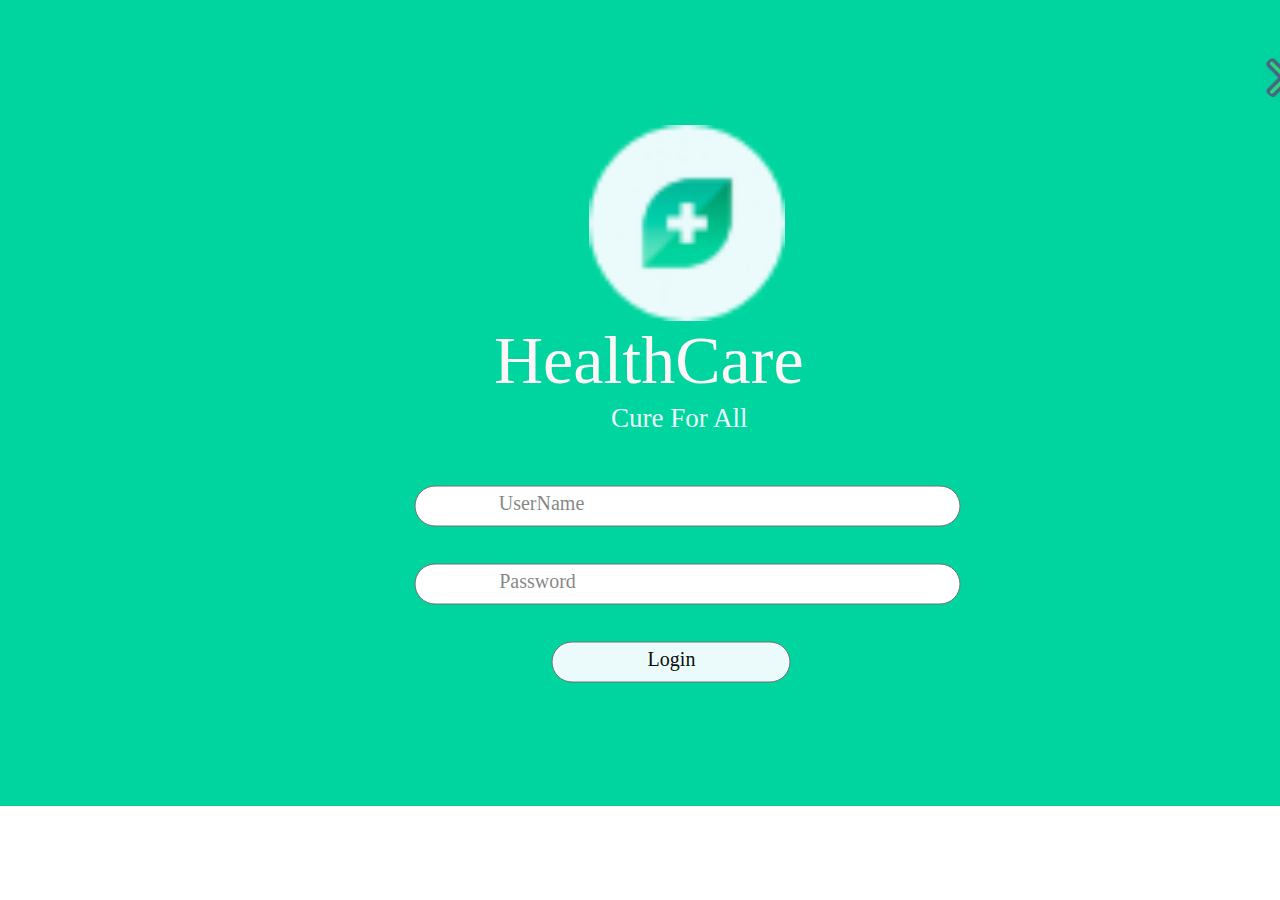
<file: Login.html>
<!DOCTYPE html>
<html>
<head>
<meta charset="utf-8"/>
<meta http-equiv="X-UA-Compatible" content="IE=edge"/>
<meta name="viewport" content="width=device-width, initial-scale=1.0">
<title>Login</title>
<style id="applicationStylesheet" type="text/css">
	.mediaViewInfo {
		--web-view-name: Login;
		--web-view-id: Login;
		--web-scale-on-resize: true;
		--web-enable-deep-linking: true;
	}
	:root {
		--web-view-ids: Login;
	}
	* {
		margin: 0;
		padding: 0;
		box-sizing: border-box;
		border: none;
	}
	#Login {
		position: absolute;
		width: 1374px;
		height: 806px;
		background-color: rgba(0,213,159,1);
		overflow: hidden;
		--web-view-name: Login;
		--web-view-id: Login;
		--web-scale-on-resize: true;
		--web-enable-deep-linking: true;
	}
	@keyframes fadein {
	
		0% {
			opacity: 0;
		}
		100% {
			opacity: 1;
		}
	
	}
	#Group_66 {
		position: absolute;
		width: 545px;
		height: 557px;
		left: 415px;
		top: 125px;
		overflow: visible;
	}
	#Group_65 {
		position: absolute;
		width: 545px;
		height: 557px;
		left: 0px;
		top: 0px;
		overflow: visible;
	}
	#Group_61 {
		position: absolute;
		width: 386px;
		height: 315px;
		left: 79px;
		top: 0px;
		overflow: visible;
	}
	#logo {
		position: absolute;
		width: 196px;
		height: 196px;
		left: 95px;
		top: 0px;
		overflow: visible;
	}
	#HealthCare {
		left: 0px;
		top: 196px;
		position: absolute;
		overflow: visible;
		width: 387px;
		white-space: nowrap;
		text-align: left;
		font-family: Poppins;
		font-style: normal;
		font-weight: normal;
		font-size: 68px;
		color: rgba(252,246,246,1);
	}
	#Cure_For_All {
		left: 117px;
		top: 278px;
		position: absolute;
		overflow: visible;
		width: 153px;
		white-space: nowrap;
		text-align: left;
		font-family: Poppins;
		font-style: normal;
		font-weight: normal;
		font-size: 27px;
		color: rgba(235,251,251,1);
	}
	#Group_64 {
		position: absolute;
		width: 238px;
		height: 40px;
		left: 137px;
		top: 517px;
		overflow: visible;
	}
	#Rectangle_3 {
		fill: rgba(235,251,251,1);
		stroke: rgba(112,112,112,1);
		stroke-width: 1px;
		stroke-linejoin: miter;
		stroke-linecap: butt;
		stroke-miterlimit: 4;
		shape-rendering: auto;
	}
	.Rectangle_3 {
		position: absolute;
		overflow: visible;
		width: 238px;
		height: 40px;
		left: 0px;
		top: 0px;
	}
	#Login_s {
		left: 93px;
		top: 6px;
		position: absolute;
		overflow: visible;
		width: 53px;
		white-space: nowrap;
		transition: all 0.3s ease-in;
		--web-animation: fadein 0.3s ease-in;
		--web-action-type: page;
		--web-action-target: Dashboard.html;
		cursor: pointer;
		text-align: center;
		font-family: Poppins;
		font-style: normal;
		font-weight: normal;
		font-size: 20px;
		color: rgba(13,13,13,1);
	}
	#Group_62 {
		position: absolute;
		width: 545px;
		height: 40px;
		left: 0px;
		top: 361px;
		overflow: visible;
	}
	#Rectangle_1 {
		fill: rgba(255,255,255,1);
		stroke: rgba(112,112,112,1);
		stroke-width: 1px;
		stroke-linejoin: miter;
		stroke-linecap: butt;
		stroke-miterlimit: 4;
		shape-rendering: auto;
	}
	.Rectangle_1 {
		position: absolute;
		overflow: visible;
		width: 545px;
		height: 40px;
		left: 0px;
		top: 0px;
	}
	#UserName {
		opacity: 0.5;
		left: 74px;
		top: 6px;
		position: absolute;
		overflow: visible;
		width: 105px;
		white-space: nowrap;
		text-align: center;
		font-family: Poppins;
		font-style: normal;
		font-weight: normal;
		font-size: 20px;
		color: rgba(13,13,13,1);
	}
	#Group_63 {
		position: absolute;
		width: 545px;
		height: 40px;
		left: 0px;
		top: 439px;
		overflow: visible;
	}
	#Rectangle_2 {
		fill: rgba(255,255,255,1);
		stroke: rgba(112,112,112,1);
		stroke-width: 1px;
		stroke-linejoin: miter;
		stroke-linecap: butt;
		stroke-miterlimit: 4;
		shape-rendering: auto;
	}
	.Rectangle_2 {
		position: absolute;
		overflow: visible;
		width: 545px;
		height: 40px;
		left: 0px;
		top: 0px;
	}
	#Password {
		opacity: 0.5;
		left: 74px;
		top: 6px;
		position: absolute;
		overflow: visible;
		width: 97px;
		white-space: nowrap;
		text-align: center;
		font-family: Poppins;
		font-style: normal;
		font-weight: normal;
		font-size: 20px;
		color: rgba(13,13,13,1);
	}
	#Rectangle_63 {
		position: absolute;
		width: 57px;
		height: 45px;
		left: 1261px;
		top: 55px;
		overflow: visible;
		transition: all 0.3s ease-in;
		--web-animation: fadein 0.3s ease-in;
		--web-action-type: page;
		--web-action-target: Dashboard.html;
		cursor: pointer;
	}
</style>
<script id="applicationScript">
///////////////////////////////////////
// INITIALIZATION
///////////////////////////////////////

/**
 * Functionality for scaling, showing by media query, and navigation between multiple pages on a single page. 
 * Code subject to change.
 **/

if (window.console==null) { window["console"] = { log : function() {} } }; // some browsers do not set console

var Application = function() {
	// event constants
	this.prefix = "--web-";
	this.NAVIGATION_CHANGE = "viewChange";
	this.VIEW_NOT_FOUND = "viewNotFound";
	this.VIEW_CHANGE = "viewChange";
	this.VIEW_CHANGING = "viewChanging";
	this.STATE_NOT_FOUND = "stateNotFound";
	this.APPLICATION_COMPLETE = "applicationComplete";
	this.APPLICATION_RESIZE = "applicationResize";
	this.SIZE_STATE_NAME = "data-is-view-scaled";
	this.STATE_NAME = this.prefix + "state";

	this.lastTrigger = null;
	this.lastView = null;
	this.lastState = null;
	this.lastOverlay = null;
	this.currentView = null;
	this.currentState = null;
	this.currentOverlay = null;
	this.currentQuery = {index: 0, rule: null, mediaText: null, id: null};
	this.inclusionQuery = "(min-width: 0px)";
	this.exclusionQuery = "none and (min-width: 99999px)";
	this.LastModifiedDateLabelName = "LastModifiedDateLabel";
	this.viewScaleSliderId = "ViewScaleSliderInput";
	this.pageRefreshedName = "showPageRefreshedNotification";
	this.applicationStylesheet = null;
	this.mediaQueryDictionary = {};
	this.viewsDictionary = {};
	this.addedViews = [];
	this.views = {};
	this.viewIds = [];
	this.viewQueries = {};
	this.overlays = {};
	this.overlayIds = [];
	this.numberOfViews = 0;
	this.verticalPadding = 0;
	this.horizontalPadding = 0;
	this.stateName = null;
	this.viewScale = 1;
	this.viewLeft = 0;
	this.viewTop = 0;
	this.horizontalScrollbarsNeeded = false;
	this.verticalScrollbarsNeeded = false;

	// view settings
	this.showUpdateNotification = false;
	this.showNavigationControls = false;
	this.scaleViewsToFit = false;
	this.scaleToFitOnDoubleClick = false;
	this.actualSizeOnDoubleClick = false;
	this.scaleViewsOnResize = false;
	this.navigationOnKeypress = false;
	this.showViewName = false;
	this.enableDeepLinking = true;
	this.refreshPageForChanges = false;
	this.showRefreshNotifications = true;

	// view controls
	this.scaleViewSlider = null;
	this.lastModifiedLabel = null;
	this.supportsPopState = false; // window.history.pushState!=null;
	this.initialized = false;

	// refresh properties
	this.refreshDuration = 250;
	this.lastModifiedDate = null;
	this.refreshRequest = null;
	this.refreshInterval = null;
	this.refreshContent = null;
	this.refreshContentSize = null;
	this.refreshCheckContent = false;
	this.refreshCheckContentSize = false;

	var self = this;

	self.initialize = function(event) {
		var view = self.getVisibleView();
		var views = self.getVisibleViews();
		if (view==null) view = self.getInitialView();
		self.collectViews();
		self.collectOverlays();
		self.collectMediaQueries();

		for (let index = 0; index < views.length; index++) {
			var view = views[index];
			self.setViewOptions(view);
			self.setViewVariables(view);
			self.centerView(view);
		}

		// sometimes the body size is 0 so we call this now and again later
		if (self.initialized) {
			window.addEventListener(self.NAVIGATION_CHANGE, self.viewChangeHandler);
			window.addEventListener("keyup", self.keypressHandler);
			window.addEventListener("keypress", self.keypressHandler);
			window.addEventListener("resize", self.resizeHandler);
			window.document.addEventListener("dblclick", self.doubleClickHandler);

			if (self.supportsPopState) {
				window.addEventListener('popstate', self.popStateHandler);
			}
			else {
				window.addEventListener('hashchange', self.hashChangeHandler);
			}

			// we are ready to go
			window.dispatchEvent(new Event(self.APPLICATION_COMPLETE));
		}

		if (self.initialized==false) {
			if (self.enableDeepLinking) {
				self.syncronizeViewToURL();
			} 
	
			if (self.refreshPageForChanges) {
				self.setupRefreshForChanges();
			}
	
			self.initialized = true;
		}
		
		if (self.scaleViewsToFit) {
			self.viewScale = self.scaleViewToFit(view);
			
			if (self.viewScale<0) {
				setTimeout(self.scaleViewToFit, 500, view);
			}
		}
		else if (view) {
			self.viewScale = self.getViewScaleValue(view);
			self.centerView(view);
			self.updateSliderValue(self.viewScale);
		}
		else {
			// no view found
		}
	
		if (self.showUpdateNotification) {
			self.showNotification();
		}

		//"addEventListener" in window ? null : window.addEventListener = window.attachEvent;
		//"addEventListener" in document ? null : document.addEventListener = document.attachEvent;
	}


	///////////////////////////////////////
	// AUTO REFRESH 
	///////////////////////////////////////

	self.setupRefreshForChanges = function() {
		self.refreshRequest = new XMLHttpRequest();

		if (!self.refreshRequest) {
			return false;
		}

		// get document start values immediately
		self.requestRefreshUpdate();
	}

	/**
	 * Attempt to check the last modified date by the headers 
	 * or the last modified property from the byte array (experimental)
	 **/
	self.requestRefreshUpdate = function() {
		var url = document.location.href;
		var protocol = window.location.protocol;
		var method;
		
		try {

			if (self.refreshCheckContentSize) {
				self.refreshRequest.open('HEAD', url, true);
			}
			else if (self.refreshCheckContent) {
				self.refreshContent = document.documentElement.outerHTML;
				self.refreshRequest.open('GET', url, true);
				self.refreshRequest.responseType = "text";
			}
			else {

				// get page last modified date for the first call to compare to later
				if (self.lastModifiedDate==null) {

					// File system does not send headers in FF so get blob if possible
					if (protocol=="file:") {
						self.refreshRequest.open("GET", url, true);
						self.refreshRequest.responseType = "blob";
					}
					else {
						self.refreshRequest.open("HEAD", url, true);
						self.refreshRequest.responseType = "blob";
					}

					self.refreshRequest.onload = self.refreshOnLoadOnceHandler;

					// In some browsers (Chrome & Safari) this error occurs at send: 
					// 
					// Chrome - Access to XMLHttpRequest at 'file:///index.html' from origin 'null' 
					// has been blocked by CORS policy: 
					// Cross origin requests are only supported for protocol schemes: 
					// http, data, chrome, chrome-extension, https.
					// 
					// Safari - XMLHttpRequest cannot load file:///Users/user/Public/index.html. Cross origin requests are only supported for HTTP.
					// 
					// Solution is to run a local server, set local permissions or test in another browser
					self.refreshRequest.send(null);

					// In MS browsers the following behavior occurs possibly due to an AJAX call to check last modified date: 
					// 
					// DOM7011: The code on this page disabled back and forward caching.

					// In Brave (Chrome) error when on the server
					// index.js:221 HEAD https://www.example.com/ net::ERR_INSUFFICIENT_RESOURCES
					// self.refreshRequest.send(null);

				}
				else {
					self.refreshRequest = new XMLHttpRequest();
					self.refreshRequest.onreadystatechange = self.refreshHandler;
					self.refreshRequest.ontimeout = function() {
						self.log("Couldn't find page to check for updates");
					}
					
					var method;
					if (protocol=="file:") {
						method = "GET";
					}
					else {
						method = "HEAD";
					}

					//refreshRequest.open('HEAD', url, true);
					self.refreshRequest.open(method, url, true);
					self.refreshRequest.responseType = "blob";
					self.refreshRequest.send(null);
				}
			}
		}
		catch (error) {
			self.log("Refresh failed for the following reason:")
			self.log(error);
		}
	}

	self.refreshHandler = function() {
		var contentSize;

		try {

			if (self.refreshRequest.readyState === XMLHttpRequest.DONE) {
				
				if (self.refreshRequest.status === 2 || 
					self.refreshRequest.status === 200) {
					var pageChanged = false;

					self.updateLastModifiedLabel();

					if (self.refreshCheckContentSize) {
						var lastModifiedHeader = self.refreshRequest.getResponseHeader("Last-Modified");
						contentSize = self.refreshRequest.getResponseHeader("Content-Length");
						//lastModifiedDate = refreshRequest.getResponseHeader("Last-Modified");
						var headers = self.refreshRequest.getAllResponseHeaders();
						var hasContentHeader = headers.indexOf("Content-Length")!=-1;
						
						if (hasContentHeader) {
							contentSize = self.refreshRequest.getResponseHeader("Content-Length");

							// size has not been set yet
							if (self.refreshContentSize==null) {
								self.refreshContentSize = contentSize;
								// exit and let interval call this method again
								return;
							}

							if (contentSize!=self.refreshContentSize) {
								pageChanged = true;
							}
						}
					}
					else if (self.refreshCheckContent) {

						if (self.refreshRequest.responseText!=self.refreshContent) {
							pageChanged = true;
						}
					}
					else {
						lastModifiedHeader = self.getLastModified(self.refreshRequest);

						if (self.lastModifiedDate!=lastModifiedHeader) {
							self.log("lastModifiedDate:" + self.lastModifiedDate + ",lastModifiedHeader:" +lastModifiedHeader);
							pageChanged = true;
						}

					}

					
					if (pageChanged) {
						clearInterval(self.refreshInterval);
						self.refreshUpdatedPage();
						return;
					}

				}
				else {
					self.log('There was a problem with the request.');
				}

			}
		}
		catch( error ) {
			//console.log('Caught Exception: ' + error);
		}
	}

	self.refreshOnLoadOnceHandler = function(event) {

		// get the last modified date
		if (self.refreshRequest.response) {
			self.lastModifiedDate = self.getLastModified(self.refreshRequest);

			if (self.lastModifiedDate!=null) {

				if (self.refreshInterval==null) {
					self.refreshInterval = setInterval(self.requestRefreshUpdate, self.refreshDuration);
				}
			}
			else {
				self.log("Could not get last modified date from the server");
			}
		}
	}

	self.refreshUpdatedPage = function() {
		if (self.showRefreshNotifications) {
			var date = new Date().setTime((new Date().getTime()+10000));
			document.cookie = encodeURIComponent(self.pageRefreshedName) + "=true" + "; max-age=6000;" + " path=/";
		}

		document.location.reload(true);
	}

	self.showNotification = function(duration) {
		var notificationID = self.pageRefreshedName+"ID";
		var notification = document.getElementById(notificationID);
		if (duration==null) duration = 4000;

		if (notification!=null) {return;}

		notification = document.createElement("div");
		notification.id = notificationID;
		notification.textContent = "PAGE UPDATED";
		var styleRule = ""
		styleRule = "position: fixed; padding: 7px 16px 6px 16px; font-family: Arial, sans-serif; font-size: 10px; font-weight: bold; left: 50%;";
		styleRule += "top: 20px; background-color: rgba(0,0,0,.5); border-radius: 12px; color:rgb(235, 235, 235); transition: all 2s linear;";
		styleRule += "transform: translateX(-50%); letter-spacing: .5px; filter: drop-shadow(2px 2px 6px rgba(0, 0, 0, .1))";
		notification.setAttribute("style", styleRule);

		notification.className= "PageRefreshedClass";
		
		document.body.appendChild(notification);

		setTimeout(function() {
			notification.style.opacity = "0";
			notification.style.filter = "drop-shadow( 0px 0px 0px rgba(0,0,0, .5))";
			setTimeout(function() {
				notification.parentNode.removeChild(notification);
			}, duration)
		}, duration);

		document.cookie = encodeURIComponent(self.pageRefreshedName) + "=; max-age=1; path=/";
	}

	/**
	 * Get the last modified date from the header 
	 * or file object after request has been received
	 **/
	self.getLastModified = function(request) {
		var date;

		// file protocol - FILE object with last modified property
		if (request.response && request.response.lastModified) {
			date = request.response.lastModified;
		}
		
		// http protocol - check headers
		if (date==null) {
			date = request.getResponseHeader("Last-Modified");
		}

		return date;
	}

	self.updateLastModifiedLabel = function() {
		var labelValue = "";
		
		if (self.lastModifiedLabel==null) {
			self.lastModifiedLabel = document.getElementById("LastModifiedLabel");
		}

		if (self.lastModifiedLabel) {
			var seconds = parseInt(((new Date().getTime() - Date.parse(document.lastModified)) / 1000 / 60) * 100 + "");
			var minutes = 0;
			var hours = 0;

			if (seconds < 60) {
				seconds = Math.floor(seconds/10)*10;
				labelValue = seconds + " seconds";
			}
			else {
				minutes = parseInt((seconds/60) + "");

				if (minutes>60) {
					hours = parseInt((seconds/60/60) +"");
					labelValue += hours==1 ? " hour" : " hours";
				}
				else {
					labelValue = minutes+"";
					labelValue += minutes==1 ? " minute" : " minutes";
				}
			}
			
			if (seconds<10) {
				labelValue = "Updated now";
			}
			else {
				labelValue = "Updated " + labelValue + " ago";
			}

			if (self.lastModifiedLabel.firstElementChild) {
				self.lastModifiedLabel.firstElementChild.textContent = labelValue;

			}
			else if ("textContent" in self.lastModifiedLabel) {
				self.lastModifiedLabel.textContent = labelValue;
			}
		}
	}

	self.getShortString = function(string, length) {
		if (length==null) length = 30;
		string = string!=null ? string.substr(0, length).replace(/\n/g, "") : "[String is null]";
		return string;
	}

	self.getShortNumber = function(value, places) {
		if (places==null || places<1) places = 4;
		value = Math.round(value * Math.pow(10,places)) / Math.pow(10, places);
		return value;
	}

	///////////////////////////////////////
	// NAVIGATION CONTROLS
	///////////////////////////////////////

	self.updateViewLabel = function() {
		var viewNavigationLabel = document.getElementById("ViewNavigationLabel");
		var view = self.getVisibleView();
		var viewIndex = view ? self.getViewIndex(view) : -1;
		var viewName = view ? self.getViewPreferenceValue(view, self.prefix + "view-name") : null;
		var viewId = view ? view.id : null;

		if (viewNavigationLabel && view) {
			if (viewName && viewName.indexOf('"')!=-1) {
				viewName = viewName.replace(/"/g, "");
			}

			if (self.showViewName) {
				viewNavigationLabel.textContent = viewName;
				self.setTooltip(viewNavigationLabel, viewIndex + 1 + " of " + self.numberOfViews);
			}
			else {
				viewNavigationLabel.textContent = viewIndex + 1 + " of " + self.numberOfViews;
				self.setTooltip(viewNavigationLabel, viewName);
			}

		}
	}

	self.updateURL = function(view) {
		view = view == null ? self.getVisibleView() : view;
		var viewId = view ? view.id : null
		var viewFragment = view ? "#"+ viewId : null;

		if (viewId && self.viewIds.length>1 && self.enableDeepLinking) {

			if (self.supportsPopState==false) {
				self.setFragment(viewId);
			}
			else {
				if (viewFragment!=window.location.hash) {

					if (window.location.hash==null) {
						window.history.replaceState({name:viewId}, null, viewFragment);
					}
					else {
						window.history.pushState({name:viewId}, null, viewFragment);
					}
				}
			}
		}
	}

	self.updateURLState = function(view, stateName) {
		stateName = view && (stateName=="" || stateName==null) ? self.getStateNameByViewId(view.id) : stateName;

		if (self.supportsPopState==false) {
			self.setFragment(stateName);
		}
		else {
			if (stateName!=window.location.hash) {

				if (window.location.hash==null) {
					window.history.replaceState({name:view.viewId}, null, stateName);
				}
				else {
					window.history.pushState({name:view.viewId}, null, stateName);
				}
			}
		}
	}

	self.setFragment = function(value) {
		window.location.hash = "#" + value;
	}

	self.setTooltip = function(element, value) {
		// setting the tooltip in edge causes a page crash on hover
		if (/Edge/.test(navigator.userAgent)) { return; }

		if ("title" in element) {
			element.title = value;
		}
	}

	self.getStylesheetRules = function(styleSheet) {
		try {
			if (styleSheet) return styleSheet.cssRules || styleSheet.rules;
	
			return document.styleSheets[0]["cssRules"] || document.styleSheets[0]["rules"];
		}
		catch (error) {
			// ERRORS:
			// SecurityError: The operation is insecure.
			// Errors happen when script loads before stylesheet or loading an external css locally

			// InvalidAccessError: A parameter or an operation is not supported by the underlying object
			// Place script after stylesheet

			console.log(error);
			if (error.toString().indexOf("The operation is insecure")!=-1) {
				console.log("Load the stylesheet before the script or load the stylesheet inline until it can be loaded on a server")
			}
			return [];
		}
	}

	/**
	 * If single page application hide all of the views. 
	 * @param {Number} selectedIndex if provided shows the view at index provided
	 **/
	self.hideViews = function(selectedIndex, animation) {
		var rules = self.getStylesheetRules();
		var queryIndex = 0;
		var numberOfRules = rules!=null ? rules.length : 0;

		// loop through rules and hide media queries except selected
		for (var i=0;i<numberOfRules;i++) {
			var rule = rules[i];

			if (rule.media!=null) {

				if (queryIndex==selectedIndex) {
					self.currentQuery.mediaText = rule.conditionText;
					self.currentQuery.index = selectedIndex;
					self.currentQuery.rule = rule;
					self.enableMediaQuery(rule);
				}
				else {
					if (animation) {
						self.fadeOut(rule)
					}
					else {
						self.disableMediaQuery(rule);
					}
				}
				
				queryIndex++;
			}
		}

		self.numberOfViews = queryIndex;
		self.updateViewLabel();
		self.updateURL();

		self.dispatchViewChange();

		var view = self.getVisibleView();
		var viewIndex = view ? self.getViewIndex(view) : -1;

		return viewIndex==selectedIndex ? view : null;
	}

	/**
	 * Hide view
	 * @param {Object} view element to hide
	 **/
	self.hideView = function(view) {
		var rule = view ? self.mediaQueryDictionary[view.id] : null;

		if (rule) {
			self.disableMediaQuery(rule);
		}
	}

	/**
	 * Hide overlay
	 * @param {Object} overlay element to hide
	 **/
	self.hideOverlay = function(overlay) {
		var rule = overlay ? self.mediaQueryDictionary[overlay.id] : null;

		if (rule) {
			self.disableMediaQuery(rule);

			//if (self.showByMediaQuery) {
				overlay.style.display = "none";
			//}
		}
	}

	/**
	 * Show the view by media query. Does not hide current views
	 * Sets view options by default
	 * @param {Object} view element to show
	 * @param {Boolean} setViewOptions sets view options if null or true
	 */
	self.showViewByMediaQuery = function(view, setViewOptions) {
		var id = view ? view.id : null;
		var query = id ? self.mediaQueryDictionary[id] : null;
		var isOverlay = view ? self.isOverlay(view) : false;
		setViewOptions = setViewOptions==null ? true : setViewOptions;

		if (query) {
			self.enableMediaQuery(query);

			if (isOverlay && view && setViewOptions) {
				self.setViewVariables(null, view);
			}
			else {
				if (view && setViewOptions) self.setViewOptions(view);
				if (view && setViewOptions) self.setViewVariables(view);
			}
		}
	}

	/**
	 * Show the view. Does not hide current views
	 */
	self.showView = function(view, setViewOptions) {
		var id = view ? view.id : null;
		var query = id ? self.mediaQueryDictionary[id] : null;
		var display = null;
		setViewOptions = setViewOptions==null ? true : setViewOptions;

		if (query) {
			self.enableMediaQuery(query);
			if (view==null) view =self.getVisibleView();
			if (view && setViewOptions) self.setViewOptions(view);
		}
		else if (id) {
			display = window.getComputedStyle(view).getPropertyValue("display");
			if (display=="" || display=="none") {
				view.style.display = "block";
			}
		}

		if (view) {
			if (self.currentView!=null) {
				self.lastView = self.currentView;
			}

			self.currentView = view;
		}
	}

	self.showViewById = function(id, setViewOptions) {
		var view = id ? self.getViewById(id) : null;

		if (view) {
			self.showView(view);
			return;
		}

		self.log("View not found '" + id + "'");
	}

	self.getElementView = function(element) {
		var view = element;
		var viewFound = false;

		while (viewFound==false || view==null) {
			if (view && self.viewsDictionary[view.id]) {
				return view;
			}
			view = view.parentNode;
		}
	}

	/**
	 * Show overlay over view
	 * @param {Event | HTMLElement} event event or html element with styles applied
	 * @param {String} id id of view or view reference
	 * @param {Number} x x location
	 * @param {Number} y y location
	 */
	self.showOverlay = function(event, id, x, y) {
		var overlay = id && typeof id === 'string' ? self.getViewById(id) : id ? id : null;
		var query = overlay ? self.mediaQueryDictionary[overlay.id] : null;
		var centerHorizontally = false;
		var centerVertically = false;
		var anchorLeft = false;
		var anchorTop = false;
		var anchorRight = false;
		var anchorBottom = false;
		var display = null;
		var reparent = true;
		var view = null;
		
		if (overlay==null || overlay==false) {
			self.log("Overlay not found, '"+ id + "'");
			return;
		}

		// get enter animation - event target must have css variables declared
		if (event) {
			var button = event.currentTarget || event; // can be event or htmlelement
			var buttonComputedStyles = getComputedStyle(button);
			var actionTargetValue = buttonComputedStyles.getPropertyValue(self.prefix+"action-target").trim();
			var animation = buttonComputedStyles.getPropertyValue(self.prefix+"animation").trim();
			var isAnimated = animation!="";
			var targetType = buttonComputedStyles.getPropertyValue(self.prefix+"action-type").trim();
			var actionTarget = self.application ? null : self.getElement(actionTargetValue);
			var actionTargetStyles = actionTarget ? actionTarget.style : null;

			if (actionTargetStyles) {
				actionTargetStyles.setProperty("animation", animation);
			}

			if ("stopImmediatePropagation" in event) {
				event.stopImmediatePropagation();
			}
		}
		
		if (self.application==false || targetType=="page") {
			document.location.href = "./" + actionTargetValue;
			return;
		}

		// remove any current overlays
		if (self.currentOverlay) {

			// act as switch if same button
			if (self.currentOverlay==actionTarget || self.currentOverlay==null) {
				if (self.lastTrigger==button) {
					self.removeOverlay(isAnimated);
					return;
				}
			}
			else {
				self.removeOverlay(isAnimated);
			}
		}

		if (reparent) {
			view = self.getElementView(button);
			if (view) {
				view.appendChild(overlay);
			}
		}

		if (query) {
			//self.setElementAnimation(overlay, null);
			//overlay.style.animation = animation;
			self.enableMediaQuery(query);
			
			var display = overlay && overlay.style.display;
			
			if (overlay && display=="" || display=="none") {
				overlay.style.display = "block";
				//self.setViewOptions(overlay);
			}

			// add animation defined in event target style declaration
			if (animation && self.supportAnimations) {
				self.fadeIn(overlay, false, animation);
			}
		}
		else if (id) {

			display = window.getComputedStyle(overlay).getPropertyValue("display");

			if (display=="" || display=="none") {
				overlay.style.display = "block";
			}

			// add animation defined in event target style declaration
			if (animation && self.supportAnimations) {
				self.fadeIn(overlay, false, animation);
			}
		}

		// do not set x or y position if centering
		var horizontal = self.prefix + "center-horizontally";
		var vertical = self.prefix + "center-vertically";
		var style = overlay.style;
		var transform = [];

		centerHorizontally = self.getIsStyleDefined(id, horizontal) ? self.getViewPreferenceBoolean(overlay, horizontal) : false;
		centerVertically = self.getIsStyleDefined(id, vertical) ? self.getViewPreferenceBoolean(overlay, vertical) : false;
		anchorLeft = self.getIsStyleDefined(id, "left");
		anchorRight = self.getIsStyleDefined(id, "right");
		anchorTop = self.getIsStyleDefined(id, "top");
		anchorBottom = self.getIsStyleDefined(id, "bottom");

		
		if (self.viewsDictionary[overlay.id] && self.viewsDictionary[overlay.id].styleDeclaration) {
			style = self.viewsDictionary[overlay.id].styleDeclaration.style;
		}
		
		if (centerHorizontally) {
			style.left = "50%";
			style.transformOrigin = "0 0";
			transform.push("translateX(-50%)");
		}
		else if (anchorRight && anchorLeft) {
			style.left = x + "px";
		}
		else if (anchorRight) {
			//style.right = x + "px";
		}
		else {
			style.left = x + "px";
		}
		
		if (centerVertically) {
			style.top = "50%";
			transform.push("translateY(-50%)");
			style.transformOrigin = "0 0";
		}
		else if (anchorTop && anchorBottom) {
			style.top = y + "px";
		}
		else if (anchorBottom) {
			//style.bottom = y + "px";
		}
		else {
			style.top = y + "px";
		}

		if (transform.length) {
			style.transform = transform.join(" ");
		}

		self.currentOverlay = overlay;
		self.lastTrigger = button;
	}

	self.goBack = function() {
		if (self.currentOverlay) {
			self.removeOverlay();
		}
		else if (self.lastView) {
			self.goToView(self.lastView.id);
		}
	}

	self.removeOverlay = function(animate) {
		var overlay = self.currentOverlay;
		animate = animate===false ? false : true;

		if (overlay) {
			var style = overlay.style;
			
			if (style.animation && self.supportAnimations && animate) {
				self.reverseAnimation(overlay, true);

				var duration = self.getAnimationDuration(style.animation, true);
		
				setTimeout(function() {
					self.setElementAnimation(overlay, null);
					self.hideOverlay(overlay);
					self.currentOverlay = null;
				}, duration);
			}
			else {
				self.setElementAnimation(overlay, null);
				self.hideOverlay(overlay);
				self.currentOverlay = null;
			}
		}
	}

	/**
	 * Reverse the animation and hide after
	 * @param {Object} target element with animation
	 * @param {Boolean} hide hide after animation ends
	 */
	self.reverseAnimation = function(target, hide) {
		var lastAnimation = null;
		var style = target.style;

		style.animationPlayState = "paused";
		lastAnimation = style.animation;
		style.animation = null;
		style.animationPlayState = "paused";

		if (hide) {
			//target.addEventListener("animationend", self.animationEndHideHandler);
	
			var duration = self.getAnimationDuration(lastAnimation, true);
			var isOverlay = self.isOverlay(target);
	
			setTimeout(function() {
				self.setElementAnimation(target, null);

				if (isOverlay) {
					self.hideOverlay(target);
				}
				else {
					self.hideView(target);
				}
			}, duration);
		}

		setTimeout(function() {
			style.animation = lastAnimation;
			style.animationPlayState = "paused";
			style.animationDirection = "reverse";
			style.animationPlayState = "running";
		}, 30);
	}

	self.animationEndHandler = function(event) {
		var target = event.currentTarget;
		self.dispatchEvent(new Event(event.type));
	}

	self.isOverlay = function(view) {
		var result = view ? self.getViewPreferenceBoolean(view, self.prefix + "is-overlay") : false;

		return result;
	}

	self.animationEndHideHandler = function(event) {
		var target = event.currentTarget;
		self.setViewVariables(null, target);
		self.hideView(target);
		target.removeEventListener("animationend", self.animationEndHideHandler);
	}

	self.animationEndShowHandler = function(event) {
		var target = event.currentTarget;
		target.removeEventListener("animationend", self.animationEndShowHandler);
	}

	self.setViewOptions = function(view) {

		if (view) {
			self.minimumScale = self.getViewPreferenceValue(view, self.prefix + "minimum-scale");
			self.maximumScale = self.getViewPreferenceValue(view, self.prefix + "maximum-scale");
			self.scaleViewsToFit = self.getViewPreferenceBoolean(view, self.prefix + "scale-to-fit");
			self.scaleToFitType = self.getViewPreferenceValue(view, self.prefix + "scale-to-fit-type");
			self.scaleToFitOnDoubleClick = self.getViewPreferenceBoolean(view, self.prefix + "scale-on-double-click");
			self.actualSizeOnDoubleClick = self.getViewPreferenceBoolean(view, self.prefix + "actual-size-on-double-click");
			self.scaleViewsOnResize = self.getViewPreferenceBoolean(view, self.prefix + "scale-on-resize");
			self.enableScaleUp = self.getViewPreferenceBoolean(view, self.prefix + "enable-scale-up");
			self.centerHorizontally = self.getViewPreferenceBoolean(view, self.prefix + "center-horizontally");
			self.centerVertically = self.getViewPreferenceBoolean(view, self.prefix + "center-vertically");
			self.navigationOnKeypress = self.getViewPreferenceBoolean(view, self.prefix + "navigate-on-keypress");
			self.showViewName = self.getViewPreferenceBoolean(view, self.prefix + "show-view-name");
			self.refreshPageForChanges = self.getViewPreferenceBoolean(view, self.prefix + "refresh-for-changes");
			self.refreshPageForChangesInterval = self.getViewPreferenceValue(view, self.prefix + "refresh-interval");
			self.showNavigationControls = self.getViewPreferenceBoolean(view, self.prefix + "show-navigation-controls");
			self.scaleViewSlider = self.getViewPreferenceBoolean(view, self.prefix + "show-scale-controls");
			self.enableDeepLinking = self.getViewPreferenceBoolean(view, self.prefix + "enable-deep-linking");
			self.singlePageApplication = self.getViewPreferenceBoolean(view, self.prefix + "application");
			self.showByMediaQuery = self.getViewPreferenceBoolean(view, self.prefix + "show-by-media-query");
			self.showUpdateNotification = document.cookie!="" ? document.cookie.indexOf(self.pageRefreshedName)!=-1 : false;
			self.imageComparisonDuration = self.getViewPreferenceValue(view, self.prefix + "image-comparison-duration");
			self.supportAnimations = self.getViewPreferenceBoolean(view, self.prefix + "enable-animations", true);

			if (self.scaleViewsToFit) {
				var newScaleValue = self.scaleViewToFit(view);
				
				if (newScaleValue<0) {
					setTimeout(self.scaleViewToFit, 500, view);
				}
			}
			else {
				self.viewScale = self.getViewScaleValue(view);
				self.viewToFitWidthScale = self.getViewFitToViewportWidthScale(view, self.enableScaleUp)
				self.viewToFitHeightScale = self.getViewFitToViewportScale(view, self.enableScaleUp);
				self.updateSliderValue(self.viewScale);
			}

			if (self.imageComparisonDuration!=null) {
				// todo
			}

			if (self.refreshPageForChangesInterval!=null) {
				self.refreshDuration = Number(self.refreshPageForChangesInterval);
			}
		}
	}

	self.previousView = function(event) {
		var rules = self.getStylesheetRules();
		var view = self.getVisibleView()
		var index = view ? self.getViewIndex(view) : -1;
		var prevQueryIndex = index!=-1 ? index-1 : self.currentQuery.index-1;
		var queryIndex = 0;
		var numberOfRules = rules!=null ? rules.length : 0;

		if (event) {
			event.stopImmediatePropagation();
		}

		if (prevQueryIndex<0) {
			return;
		}

		// loop through rules and hide media queries except selected
		for (var i=0;i<numberOfRules;i++) {
			var rule = rules[i];
			
			if (rule.media!=null) {

				if (queryIndex==prevQueryIndex) {
					self.currentQuery.mediaText = rule.conditionText;
					self.currentQuery.index = prevQueryIndex;
					self.currentQuery.rule = rule;
					self.enableMediaQuery(rule);
					self.updateViewLabel();
					self.updateURL();
					self.dispatchViewChange();
				}
				else {
					self.disableMediaQuery(rule);
				}

				queryIndex++;
			}
		}
	}

	self.nextView = function(event) {
		var rules = self.getStylesheetRules();
		var view = self.getVisibleView();
		var index = view ? self.getViewIndex(view) : -1;
		var nextQueryIndex = index!=-1 ? index+1 : self.currentQuery.index+1;
		var queryIndex = 0;
		var numberOfRules = rules!=null ? rules.length : 0;
		var numberOfMediaQueries = self.getNumberOfMediaRules();

		if (event) {
			event.stopImmediatePropagation();
		}

		if (nextQueryIndex>=numberOfMediaQueries) {
			return;
		}

		// loop through rules and hide media queries except selected
		for (var i=0;i<numberOfRules;i++) {
			var rule = rules[i];
			
			if (rule.media!=null) {

				if (queryIndex==nextQueryIndex) {
					self.currentQuery.mediaText = rule.conditionText;
					self.currentQuery.index = nextQueryIndex;
					self.currentQuery.rule = rule;
					self.enableMediaQuery(rule);
					self.updateViewLabel();
					self.updateURL();
					self.dispatchViewChange();
				}
				else {
					self.disableMediaQuery(rule);
				}

				queryIndex++;
			}
		}
	}

	/**
	 * Enables a view via media query
	 */
	self.enableMediaQuery = function(rule) {

		try {
			rule.media.mediaText = self.inclusionQuery;
		}
		catch(error) {
			//self.log(error);
			rule.conditionText = self.inclusionQuery;
		}
	}

	self.disableMediaQuery = function(rule) {

		try {
			rule.media.mediaText = self.exclusionQuery;
		}
		catch(error) {
			rule.conditionText = self.exclusionQuery;
		}
	}

	self.dispatchViewChange = function() {
		try {
			var event = new Event(self.NAVIGATION_CHANGE);
			window.dispatchEvent(event);
		}
		catch (error) {
			// In IE 11: Object doesn't support this action
		}
	}

	self.getNumberOfMediaRules = function() {
		var rules = self.getStylesheetRules();
		var numberOfRules = rules ? rules.length : 0;
		var numberOfQueries = 0;

		for (var i=0;i<numberOfRules;i++) {
			if (rules[i].media!=null) { numberOfQueries++; }
		}
		
		return numberOfQueries;
	}

	/////////////////////////////////////////
	// VIEW SCALE 
	/////////////////////////////////////////

	self.sliderChangeHandler = function(event) {
		var value = self.getShortNumber(event.currentTarget.value/100);
		var view = self.getVisibleView();
		self.setViewScaleValue(view, false, value, true);
	}

	self.updateSliderValue = function(scale) {
		var slider = document.getElementById(self.viewScaleSliderId);
		var tooltip = parseInt(scale * 100 + "") + "%";
		var inputType;
		var inputValue;
		
		if (slider) {
			inputValue = self.getShortNumber(scale * 100);
			if (inputValue!=slider["value"]) {
				slider["value"] = inputValue;
			}
			inputType = slider.getAttributeNS(null, "type");

			if (inputType!="range") {
				// input range is not supported
				slider.style.display = "none";
			}

			self.setTooltip(slider, tooltip);
		}
	}

	self.viewChangeHandler = function(event) {
		var view = self.getVisibleView();
		var matrix = view ? getComputedStyle(view).transform : null;
		
		if (matrix) {
			self.viewScale = self.getViewScaleValue(view);
			
			var scaleNeededToFit = self.getViewFitToViewportScale(view);
			var isViewLargerThanViewport = scaleNeededToFit<1;
			
			// scale large view to fit if scale to fit is enabled
			if (self.scaleViewsToFit) {
				self.scaleViewToFit(view);
			}
			else {
				self.updateSliderValue(self.viewScale);
			}
		}
	}

	self.getViewScaleValue = function(view) {
		var matrix = getComputedStyle(view).transform;

		if (matrix) {
			var matrixArray = matrix.replace("matrix(", "").split(",");
			var scaleX = parseFloat(matrixArray[0]);
			var scaleY = parseFloat(matrixArray[3]);
			var scale = Math.min(scaleX, scaleY);
		}

		return scale;
	}

	/**
	 * Scales view to scale. 
	 * @param {Object} view view to scale. views are in views array
	 * @param {Boolean} scaleToFit set to true to scale to fit. set false to use desired scale value
	 * @param {Number} desiredScale scale to define. not used if scale to fit is false
	 * @param {Boolean} isSliderChange indicates if slider is callee
	 */
	self.setViewScaleValue = function(view, scaleToFit, desiredScale, isSliderChange) {
		var enableScaleUp = self.enableScaleUp;
		var scaleToFitType = self.scaleToFitType;
		var minimumScale = self.minimumScale;
		var maximumScale = self.maximumScale;
		var hasMinimumScale = !isNaN(minimumScale) && minimumScale!="";
		var hasMaximumScale = !isNaN(maximumScale) && maximumScale!="";
		var scaleNeededToFit = self.getViewFitToViewportScale(view, enableScaleUp);
		var scaleNeededToFitWidth = self.getViewFitToViewportWidthScale(view, enableScaleUp);
		var scaleNeededToFitHeight = self.getViewFitToViewportHeightScale(view, enableScaleUp);
		var scaleToFitFull = self.getViewFitToViewportScale(view, true);
		var scaleToFitFullWidth = self.getViewFitToViewportWidthScale(view, true);
		var scaleToFitFullHeight = self.getViewFitToViewportHeightScale(view, true);
		var scaleToWidth = scaleToFitType=="width";
		var scaleToHeight = scaleToFitType=="height";
		var shrunkToFit = false;
		var topPosition = null;
		var leftPosition = null;
		var translateY = null;
		var translateX = null;
		var transformValue = "";
		var canCenterVertically = true;
		var canCenterHorizontally = true;
		var style = view.style;

		if (view && self.viewsDictionary[view.id] && self.viewsDictionary[view.id].styleDeclaration) {
			style = self.viewsDictionary[view.id].styleDeclaration.style;
		}

		if (scaleToFit && isSliderChange!=true) {
			if (scaleToFitType=="fit" || scaleToFitType=="") {
				desiredScale = scaleNeededToFit;
			}
			else if (scaleToFitType=="width") {
				desiredScale = scaleNeededToFitWidth;
			}
			else if (scaleToFitType=="height") {
				desiredScale = scaleNeededToFitHeight;
			}
		}
		else {
			if (isNaN(desiredScale)) {
				desiredScale = 1;
			}
		}

		self.updateSliderValue(desiredScale);
		
		// scale to fit width
		if (scaleToWidth && scaleToHeight==false) {
			canCenterVertically = scaleNeededToFitHeight>=scaleNeededToFitWidth;
			canCenterHorizontally = scaleNeededToFitWidth>=1 && enableScaleUp==false;

			if (isSliderChange) {
				canCenterHorizontally = desiredScale<scaleToFitFullWidth;
			}
			else if (scaleToFit) {
				desiredScale = scaleNeededToFitWidth;
			}

			if (hasMinimumScale) {
				desiredScale = Math.max(desiredScale, Number(minimumScale));
			}

			if (hasMaximumScale) {
				desiredScale = Math.min(desiredScale, Number(maximumScale));
			}

			desiredScale = self.getShortNumber(desiredScale);

			canCenterHorizontally = self.canCenterHorizontally(view, "width", enableScaleUp, desiredScale, minimumScale, maximumScale);
			canCenterVertically = self.canCenterVertically(view, "width", enableScaleUp, desiredScale, minimumScale, maximumScale);

			if (desiredScale>1 && (enableScaleUp || isSliderChange)) {
				transformValue = "scale(" + desiredScale + ")";
			}
			else if (desiredScale>=1 && enableScaleUp==false) {
				transformValue = "scale(" + 1 + ")";
			}
			else {
				transformValue = "scale(" + desiredScale + ")";
			}

			if (self.centerVertically) {
				if (canCenterVertically) {
					translateY = "-50%";
					topPosition = "50%";
				}
				else {
					translateY = "0";
					topPosition = "0";
				}
				
				if (style.top != topPosition) {
					style.top = topPosition + "";
				}

				if (canCenterVertically) {
					transformValue += " translateY(" + translateY+ ")";
				}
			}

			if (self.centerHorizontally) {
				if (canCenterHorizontally) {
					translateX = "-50%";
					leftPosition = "50%";
				}
				else {
					translateX = "0";
					leftPosition = "0";
				}

				if (style.left != leftPosition) {
					style.left = leftPosition + "";
				}

				if (canCenterHorizontally) {
					transformValue += " translateX(" + translateX+ ")";
				}
			}

			style.transformOrigin = "0 0";
			style.transform = transformValue;

			self.viewScale = desiredScale;
			self.viewToFitWidthScale = scaleNeededToFitWidth;
			self.viewToFitHeightScale = scaleNeededToFitHeight;
			self.viewLeft = leftPosition;
			self.viewTop = topPosition;

			return desiredScale;
		}

		// scale to fit height
		if (scaleToHeight && scaleToWidth==false) {
			//canCenterVertically = scaleNeededToFitHeight>=scaleNeededToFitWidth;
			//canCenterHorizontally = scaleNeededToFitHeight<=scaleNeededToFitWidth && enableScaleUp==false;
			canCenterVertically = scaleNeededToFitHeight>=scaleNeededToFitWidth;
			canCenterHorizontally = scaleNeededToFitWidth>=1 && enableScaleUp==false;
			
			if (isSliderChange) {
				canCenterHorizontally = desiredScale<scaleToFitFullHeight;
			}
			else if (scaleToFit) {
				desiredScale = scaleNeededToFitHeight;
			}

			if (hasMinimumScale) {
				desiredScale = Math.max(desiredScale, Number(minimumScale));
			}

			if (hasMaximumScale) {
				desiredScale = Math.min(desiredScale, Number(maximumScale));
				//canCenterVertically = desiredScale>=scaleNeededToFitHeight && enableScaleUp==false;
			}

			desiredScale = self.getShortNumber(desiredScale);

			canCenterHorizontally = self.canCenterHorizontally(view, "height", enableScaleUp, desiredScale, minimumScale, maximumScale);
			canCenterVertically = self.canCenterVertically(view, "height", enableScaleUp, desiredScale, minimumScale, maximumScale);

			if (desiredScale>1 && (enableScaleUp || isSliderChange)) {
				transformValue = "scale(" + desiredScale + ")";
			}
			else if (desiredScale>=1 && enableScaleUp==false) {
				transformValue = "scale(" + 1 + ")";
			}
			else {
				transformValue = "scale(" + desiredScale + ")";
			}

			if (self.centerHorizontally) {
				if (canCenterHorizontally) {
					translateX = "-50%";
					leftPosition = "50%";
				}
				else {
					translateX = "0";
					leftPosition = "0";
				}

				if (style.left != leftPosition) {
					style.left = leftPosition + "";
				}

				if (canCenterHorizontally) {
					transformValue += " translateX(" + translateX+ ")";
				}
			}

			if (self.centerVertically) {
				if (canCenterVertically) {
					translateY = "-50%";
					topPosition = "50%";
				}
				else {
					translateY = "0";
					topPosition = "0";
				}
				
				if (style.top != topPosition) {
					style.top = topPosition + "";
				}

				if (canCenterVertically) {
					transformValue += " translateY(" + translateY+ ")";
				}
			}

			style.transformOrigin = "0 0";
			style.transform = transformValue;

			self.viewScale = desiredScale;
			self.viewToFitWidthScale = scaleNeededToFitWidth;
			self.viewToFitHeightScale = scaleNeededToFitHeight;
			self.viewLeft = leftPosition;
			self.viewTop = topPosition;

			return scaleNeededToFitHeight;
		}

		if (scaleToFitType=="fit") {
			//canCenterVertically = scaleNeededToFitHeight>=scaleNeededToFitWidth;
			//canCenterHorizontally = scaleNeededToFitWidth>=scaleNeededToFitHeight;
			canCenterVertically = scaleNeededToFitHeight>=scaleNeededToFit;
			canCenterHorizontally = scaleNeededToFitWidth>=scaleNeededToFit;

			if (hasMinimumScale) {
				desiredScale = Math.max(desiredScale, Number(minimumScale));
			}

			desiredScale = self.getShortNumber(desiredScale);

			if (isSliderChange || scaleToFit==false) {
				canCenterVertically = scaleToFitFullHeight>=desiredScale;
				canCenterHorizontally = desiredScale<scaleToFitFullWidth;
			}
			else if (scaleToFit) {
				desiredScale = scaleNeededToFit;
			}

			transformValue = "scale(" + desiredScale + ")";

			//canCenterHorizontally = self.canCenterHorizontally(view, "fit", false, desiredScale);
			//canCenterVertically = self.canCenterVertically(view, "fit", false, desiredScale);
			
			if (self.centerVertically) {
				if (canCenterVertically) {
					translateY = "-50%";
					topPosition = "50%";
				}
				else {
					translateY = "0";
					topPosition = "0";
				}
				
				if (style.top != topPosition) {
					style.top = topPosition + "";
				}

				if (canCenterVertically) {
					transformValue += " translateY(" + translateY+ ")";
				}
			}

			if (self.centerHorizontally) {
				if (canCenterHorizontally) {
					translateX = "-50%";
					leftPosition = "50%";
				}
				else {
					translateX = "0";
					leftPosition = "0";
				}

				if (style.left != leftPosition) {
					style.left = leftPosition + "";
				}

				if (canCenterHorizontally) {
					transformValue += " translateX(" + translateX+ ")";
				}
			}

			style.transformOrigin = "0 0";
			style.transform = transformValue;

			self.viewScale = desiredScale;
			self.viewToFitWidthScale = scaleNeededToFitWidth;
			self.viewToFitHeightScale = scaleNeededToFitHeight;
			self.viewLeft = leftPosition;
			self.viewTop = topPosition;

			self.updateSliderValue(desiredScale);
			
			return desiredScale;
		}

		if (scaleToFitType=="default" || scaleToFitType=="") {
			desiredScale = 1;

			if (hasMinimumScale) {
				desiredScale = Math.max(desiredScale, Number(minimumScale));
			}
			if (hasMaximumScale) {
				desiredScale = Math.min(desiredScale, Number(maximumScale));
			}

			canCenterHorizontally = self.canCenterHorizontally(view, "none", false, desiredScale, minimumScale, maximumScale);
			canCenterVertically = self.canCenterVertically(view, "none", false, desiredScale, minimumScale, maximumScale);

			if (self.centerVertically) {
				if (canCenterVertically) {
					translateY = "-50%";
					topPosition = "50%";
				}
				else {
					translateY = "0";
					topPosition = "0";
				}
				
				if (style.top != topPosition) {
					style.top = topPosition + "";
				}

				if (canCenterVertically) {
					transformValue += " translateY(" + translateY+ ")";
				}
			}

			if (self.centerHorizontally) {
				if (canCenterHorizontally) {
					translateX = "-50%";
					leftPosition = "50%";
				}
				else {
					translateX = "0";
					leftPosition = "0";
				}

				if (style.left != leftPosition) {
					style.left = leftPosition + "";
				}

				if (canCenterHorizontally) {
					transformValue += " translateX(" + translateX+ ")";
				}
				else {
					transformValue += " translateX(" + 0 + ")";
				}
			}

			style.transformOrigin = "0 0";
			style.transform = transformValue;


			self.viewScale = desiredScale;
			self.viewToFitWidthScale = scaleNeededToFitWidth;
			self.viewToFitHeightScale = scaleNeededToFitHeight;
			self.viewLeft = leftPosition;
			self.viewTop = topPosition;

			self.updateSliderValue(desiredScale);
			
			return desiredScale;
		}
	}

	/**
	 * Returns true if view can be centered horizontally
	 * @param {HTMLElement} view view
	 * @param {String} type type of scaling - width, height, all, none
	 * @param {Boolean} scaleUp if scale up enabled 
	 * @param {Number} scale target scale value 
	 */
	self.canCenterHorizontally = function(view, type, scaleUp, scale, minimumScale, maximumScale) {
		var scaleNeededToFit = self.getViewFitToViewportScale(view, scaleUp);
		var scaleNeededToFitHeight = self.getViewFitToViewportHeightScale(view, scaleUp);
		var scaleNeededToFitWidth = self.getViewFitToViewportWidthScale(view, scaleUp);
		var canCenter = false;
		var minScale;

		type = type==null ? "none" : type;
		scale = scale==null ? scale : scaleNeededToFitWidth;
		scaleUp = scaleUp == null ? false : scaleUp;

		if (type=="width") {
	
			if (scaleUp && maximumScale==null) {
				canCenter = false;
			}
			else if (scaleNeededToFitWidth>=1) {
				canCenter = true;
			}
		}
		else if (type=="height") {
			minScale = Math.min(1, scaleNeededToFitHeight);
			if (minimumScale!="" && maximumScale!="") {
				minScale = Math.max(minimumScale, Math.min(maximumScale, scaleNeededToFitHeight));
			}
			else {
				if (minimumScale!="") {
					minScale = Math.max(minimumScale, scaleNeededToFitHeight);
				}
				if (maximumScale!="") {
					minScale = Math.max(minimumScale, Math.min(maximumScale, scaleNeededToFitHeight));
				}
			}
	
			if (scaleUp && maximumScale=="") {
				canCenter = false;
			}
			else if (scaleNeededToFitWidth>=minScale) {
				canCenter = true;
			}
		}
		else if (type=="fit") {
			canCenter = scaleNeededToFitWidth>=scaleNeededToFit;
		}
		else {
			if (scaleUp) {
				canCenter = false;
			}
			else if (scaleNeededToFitWidth>=1) {
				canCenter = true;
			}
		}

		self.horizontalScrollbarsNeeded = canCenter;
		
		return canCenter;
	}

	/**
	 * Returns true if view can be centered horizontally
	 * @param {HTMLElement} view view to scale
	 * @param {String} type type of scaling
	 * @param {Boolean} scaleUp if scale up enabled 
	 * @param {Number} scale target scale value 
	 */
	self.canCenterVertically = function(view, type, scaleUp, scale, minimumScale, maximumScale) {
		var scaleNeededToFit = self.getViewFitToViewportScale(view, scaleUp);
		var scaleNeededToFitWidth = self.getViewFitToViewportWidthScale(view, scaleUp);
		var scaleNeededToFitHeight = self.getViewFitToViewportHeightScale(view, scaleUp);
		var canCenter = false;
		var minScale;

		type = type==null ? "none" : type;
		scale = scale==null ? 1 : scale;
		scaleUp = scaleUp == null ? false : scaleUp;
	
		if (type=="width") {
			canCenter = scaleNeededToFitHeight>=scaleNeededToFitWidth;
		}
		else if (type=="height") {
			minScale = Math.max(minimumScale, Math.min(maximumScale, scaleNeededToFit));
			canCenter = scaleNeededToFitHeight>=minScale;
		}
		else if (type=="fit") {
			canCenter = scaleNeededToFitHeight>=scaleNeededToFit;
		}
		else {
			if (scaleUp) {
				canCenter = false;
			}
			else if (scaleNeededToFitHeight>=1) {
				canCenter = true;
			}
		}

		self.verticalScrollbarsNeeded = canCenter;
		
		return canCenter;
	}

	self.getViewFitToViewportScale = function(view, scaleUp) {
		var enableScaleUp = scaleUp;
		var availableWidth = window.innerWidth || document.documentElement.clientWidth || document.body.clientWidth;
		var availableHeight = window.innerHeight || document.documentElement.clientHeight || document.body.clientHeight;
		var elementWidth = parseFloat(getComputedStyle(view, "style").width);
		var elementHeight = parseFloat(getComputedStyle(view, "style").height);
		var newScale = 1;

		// if element is not added to the document computed values are NaN
		if (isNaN(elementWidth) || isNaN(elementHeight)) {
			return newScale;
		}

		availableWidth -= self.horizontalPadding;
		availableHeight -= self.verticalPadding;

		if (enableScaleUp) {
			newScale = Math.min(availableHeight/elementHeight, availableWidth/elementWidth);
		}
		else if (elementWidth > availableWidth || elementHeight > availableHeight) {
			newScale = Math.min(availableHeight/elementHeight, availableWidth/elementWidth);
		}
		
		return newScale;
	}

	self.getViewFitToViewportWidthScale = function(view, scaleUp) {
		// need to get browser viewport width when element
		var isParentWindow = view && view.parentNode && view.parentNode===document.body;
		var enableScaleUp = scaleUp;
		var availableWidth = window.innerWidth || document.documentElement.clientWidth || document.body.clientWidth;
		var elementWidth = parseFloat(getComputedStyle(view, "style").width);
		var newScale = 1;

		// if element is not added to the document computed values are NaN
		if (isNaN(elementWidth)) {
			return newScale;
		}

		availableWidth -= self.horizontalPadding;

		if (enableScaleUp) {
			newScale = availableWidth/elementWidth;
		}
		else if (elementWidth > availableWidth) {
			newScale = availableWidth/elementWidth;
		}
		
		return newScale;
	}

	self.getViewFitToViewportHeightScale = function(view, scaleUp) {
		var enableScaleUp = scaleUp;
		var availableHeight = window.innerHeight || document.documentElement.clientHeight || document.body.clientHeight;
		var elementHeight = parseFloat(getComputedStyle(view, "style").height);
		var newScale = 1;

		// if element is not added to the document computed values are NaN
		if (isNaN(elementHeight)) {
			return newScale;
		}

		availableHeight -= self.verticalPadding;

		if (enableScaleUp) {
			newScale = availableHeight/elementHeight;
		}
		else if (elementHeight > availableHeight) {
			newScale = availableHeight/elementHeight;
		}
		
		return newScale;
	}

	self.keypressHandler = function(event) {
		var rightKey = 39;
		var leftKey = 37;
		
		// listen for both events 
		if (event.type=="keypress") {
			window.removeEventListener("keyup", self.keypressHandler);
		}
		else {
			window.removeEventListener("keypress", self.keypressHandler);
		}
		
		if (self.showNavigationControls) {
			if (self.navigationOnKeypress) {
				if (event.keyCode==rightKey) {
					self.nextView();
				}
				if (event.keyCode==leftKey) {
					self.previousView();
				}
			}
		}
		else if (self.navigationOnKeypress) {
			if (event.keyCode==rightKey) {
				self.nextView();
			}
			if (event.keyCode==leftKey) {
				self.previousView();
			}
		}
	}

	///////////////////////////////////
	// GENERAL FUNCTIONS
	///////////////////////////////////

	self.getViewById = function(id) {
		id = id ? id.replace("#", "") : "";
		var view = self.viewIds.indexOf(id)!=-1 && self.getElement(id);
		return view;
	}

	self.getViewIds = function() {
		var viewIds = self.getViewPreferenceValue(document.body, self.prefix + "view-ids");
		var viewId = null;

		viewIds = viewIds!=null && viewIds!="" ? viewIds.split(",") : [];

		if (viewIds.length==0) {
			viewId = self.getViewPreferenceValue(document.body, self.prefix + "view-id");
			viewIds = viewId ? [viewId] : [];
		}

		return viewIds;
	}

	self.getInitialViewId = function() {
		var viewId = self.getViewPreferenceValue(document.body, self.prefix + "view-id");
		return viewId;
	}

	self.getApplicationStylesheet = function() {
		var stylesheetId = self.getViewPreferenceValue(document.body, self.prefix + "stylesheet-id");
		self.applicationStylesheet = document.getElementById("applicationStylesheet");
		return self.applicationStylesheet.sheet;
	}

	self.getVisibleView = function() {
		var viewIds = self.getViewIds();
		
		for (var i=0;i<viewIds.length;i++) {
			var viewId = viewIds[i].replace(/[\#?\.?](.*)/, "$" + "1");
			var view = self.getElement(viewId);
			var postName = "_Class";

			if (view==null && viewId && viewId.lastIndexOf(postName)!=-1) {
				view = self.getElement(viewId.replace(postName, ""));
			}
			
			if (view) {
				var display = getComputedStyle(view).display;
		
				if (display=="block" || display=="flex") {
					return view;
				}
			}
		}

		return null;
	}

	self.getVisibleViews = function() {
		var viewIds = self.getViewIds();
		var views = [];
		
		for (var i=0;i<viewIds.length;i++) {
			var viewId = viewIds[i].replace(/[\#?\.?](.*)/, "$" + "1");
			var view = self.getElement(viewId);
			var postName = "_Class";

			if (view==null && viewId && viewId.lastIndexOf(postName)!=-1) {
				view = self.getElement(viewId.replace(postName, ""));
			}
			
			if (view) {
				var display = getComputedStyle(view).display;
				
				if (display=="none") {
					continue;
				}

				if (display=="block" || display=="flex") {
					views.push(view);
				}
			}
		}

		return views;
	}

	self.getStateNameByViewId = function(id) {
		var state = self.viewsDictionary[id];
		return state && state.stateName;
	}

	self.getMatchingViews = function(ids) {
		var views = self.addedViews.slice(0);
		var matchingViews = [];

		if (self.showByMediaQuery) {
			for (let index = 0; index < views.length; index++) {
				var viewId = views[index];
				var state = self.viewsDictionary[viewId];
				var rule = state && state.rule; 
				var matchResults = window.matchMedia(rule.conditionText);
				var view = self.views[viewId];
				
				if (matchResults.matches) {
					if (ids==true) {
						matchingViews.push(viewId);
					}
					else {
						matchingViews.push(view);
					}
				}
			}
		}

		return matchingViews;
	}

	self.ruleMatchesQuery = function(rule) {
		var result = window.matchMedia(rule.conditionText);
		return result.matches;
	}

	self.getViewsByStateName = function(stateName, matchQuery) {
		var views = self.addedViews.slice(0);
		var matchingViews = [];

		if (self.showByMediaQuery) {

			// find state name
			for (let index = 0; index < views.length; index++) {
				var viewId = views[index];
				var state = self.viewsDictionary[viewId];
				var rule = state.rule;
				var mediaRule = state.mediaRule;
				var view = self.views[viewId];
				var viewStateName = self.getStyleRuleValue(mediaRule, self.STATE_NAME, state);
				var stateFoundAtt = view.getAttribute(self.STATE_NAME)==state;
				var matchesResults = false;
				
				if (viewStateName==stateName) {
					if (matchQuery) {
						matchesResults = self.ruleMatchesQuery(rule);

						if (matchesResults) {
							matchingViews.push(view);
						}
					}
					else {
						matchingViews.push(view);
					}
				}
			}
		}

		return matchingViews;
	}

	self.getInitialView = function() {
		var viewId = self.getInitialViewId();
		viewId = viewId.replace(/[\#?\.?](.*)/, "$" + "1");
		var view = self.getElement(viewId);
		var postName = "_Class";

		if (view==null && viewId && viewId.lastIndexOf(postName)!=-1) {
			view = self.getElement(viewId.replace(postName, ""));
		}

		return view;
	}

	self.getViewIndex = function(view) {
		var viewIds = self.getViewIds();
		var id = view ? view.id : null;
		var index = id && viewIds ? viewIds.indexOf(id) : -1;

		return index;
	}

	self.syncronizeViewToURL = function() {
		var fragment = self.getHashFragment();

		if (self.showByMediaQuery) {
			var stateName = fragment;
			
			if (stateName==null || stateName=="") {
				var initialView = self.getInitialView();
				stateName = initialView ? self.getStateNameByViewId(initialView.id) : null;
			}
			
			self.showMediaQueryViewsByState(stateName);
			return;
		}

		var view = self.getViewById(fragment);
		var index = view ? self.getViewIndex(view) : 0;
		if (index==-1) index = 0;
		var currentView = self.hideViews(index);

		if (self.supportsPopState && currentView) {

			if (fragment==null) {
				window.history.replaceState({name:currentView.id}, null, "#"+ currentView.id);
			}
			else {
				window.history.pushState({name:currentView.id}, null, "#"+ currentView.id);
			}
		}
		
		self.setViewVariables(view);
		return view;
	}

	/**
	 * Set the currentView or currentOverlay properties and set the lastView or lastOverlay properties
	 */
	self.setViewVariables = function(view, overlay, parentView) {
		if (view) {
			if (self.currentView) {
				self.lastView = self.currentView;
			}
			self.currentView = view;
		}

		if (overlay) {
			if (self.currentOverlay) {
				self.lastOverlay = self.currentOverlay;
			}
			self.currentOverlay = overlay;
		}
	}

	self.getViewPreferenceBoolean = function(view, property, altValue) {
		var computedStyle = window.getComputedStyle(view);
		var value = computedStyle.getPropertyValue(property);
		var type = typeof value;
		
		if (value=="true" || (type=="string" && value.indexOf("true")!=-1)) {
			return true;
		}
		else if (value=="" && arguments.length==3) {
			return altValue;
		}

		return false;
	}

	self.getViewPreferenceValue = function(view, property, defaultValue) {
		var value = window.getComputedStyle(view).getPropertyValue(property);

		if (value===undefined) {
			return defaultValue;
		}
		
		value = value.replace(/^[\s\"]*/, "");
		value = value.replace(/[\s\"]*$/, "");
		value = value.replace(/^[\s"]*(.*?)[\s"]*$/, function (match, capture) { 
			return capture;
		});

		return value;
	}

	self.getStyleRuleValue = function(cssRule, property) {
		var value = cssRule ? cssRule.style.getPropertyValue(property) : null;

		if (value===undefined) {
			return null;
		}
		
		value = value.replace(/^[\s\"]*/, "");
		value = value.replace(/[\s\"]*$/, "");
		value = value.replace(/^[\s"]*(.*?)[\s"]*$/, function (match, capture) { 
			return capture;
		});

		return value;
	}

	/**
	 * Get the first defined value of property. Returns empty string if not defined
	 * @param {String} id id of element
	 * @param {String} property 
	 */
	self.getCSSPropertyValueForElement = function(id, property) {
		var styleSheets = document.styleSheets;
		var numOfStylesheets = styleSheets.length;
		var values = [];
		var selectorIDText = "#" + id;
		var selectorClassText = "." + id + "_Class";
		var value;

		for(var i=0;i<numOfStylesheets;i++) {
			var styleSheet = styleSheets[i];
			var cssRules = self.getStylesheetRules(styleSheet);
			var numOfCSSRules = cssRules.length;
			var cssRule;
			
			for (var j=0;j<numOfCSSRules;j++) {
				cssRule = cssRules[j];
				
				if (cssRule.media) {
					var mediaRules = cssRule.cssRules;
					var numOfMediaRules = mediaRules ? mediaRules.length : 0;
					
					for(var k=0;k<numOfMediaRules;k++) {
						var mediaRule = mediaRules[k];
						
						if (mediaRule.selectorText==selectorIDText || mediaRule.selectorText==selectorClassText) {
							
							if (mediaRule.style && mediaRule.style.getPropertyValue(property)!="") {
								value = mediaRule.style.getPropertyValue(property);
								values.push(value);
							}
						}
					}
				}
				else {

					if (cssRule.selectorText==selectorIDText || cssRule.selectorText==selectorClassText) {
						if (cssRule.style && cssRule.style.getPropertyValue(property)!="") {
							value = cssRule.style.getPropertyValue(property);
							values.push(value);
						}
					}
				}
			}
		}

		return values.pop();
	}

	self.getIsStyleDefined = function(id, property) {
		var value = self.getCSSPropertyValueForElement(id, property);
		return value!==undefined && value!="";
	}

	self.collectViews = function() {
		var viewIds = self.getViewIds();

		for (let index = 0; index < viewIds.length; index++) {
			const id = viewIds[index];
			const view = self.getElement(id);
			self.views[id] = view;
		}
		
		self.viewIds = viewIds;
	}

	self.collectOverlays = function() {
		var viewIds = self.getViewIds();
		var ids = [];

		for (let index = 0; index < viewIds.length; index++) {
			const id = viewIds[index];
			const view = self.getViewById(id);
			const isOverlay = view && self.isOverlay(view);
			
			if (isOverlay) {
				ids.push(id);
				self.overlays[id] = view;
			}
		}
		
		self.overlayIds = ids;
	}

	self.collectMediaQueries = function() {
		var viewIds = self.getViewIds();
		var styleSheet = self.getApplicationStylesheet();
		var cssRules = self.getStylesheetRules(styleSheet);
		var numOfCSSRules = cssRules ? cssRules.length : 0;
		var cssRule;
		var id = viewIds.length ? viewIds[0]: ""; // single view
		var selectorIDText = "#" + id;
		var selectorClassText = "." + id + "_Class";
		var viewsNotFound = viewIds.slice();
		var viewsFound = [];
		var selectorText = null;
		var property = self.prefix + "view-id";
		var stateName = self.prefix + "state";
		var stateValue;
		
		for (var j=0;j<numOfCSSRules;j++) {
			cssRule = cssRules[j];
			
			if (cssRule.media) {
				var mediaRules = cssRule.cssRules;
				var numOfMediaRules = mediaRules ? mediaRules.length : 0;
				var mediaViewInfoFound = false;
				var mediaId = null;
				
				for(var k=0;k<numOfMediaRules;k++) {
					var mediaRule = mediaRules[k];

					selectorText = mediaRule.selectorText;
					
					if (selectorText==".mediaViewInfo" && mediaViewInfoFound==false) {

						mediaId = self.getStyleRuleValue(mediaRule, property);
						stateValue = self.getStyleRuleValue(mediaRule, stateName);

						selectorIDText = "#" + mediaId;
						selectorClassText = "." + mediaId + "_Class";
						
						// prevent duplicates from load and domcontentloaded events
						if (self.addedViews.indexOf(mediaId)==-1) {
							self.addView(mediaId, cssRule, mediaRule, stateValue);
						}

						viewsFound.push(mediaId);

						if (viewsNotFound.indexOf(mediaId)!=-1) {
							viewsNotFound.splice(viewsNotFound.indexOf(mediaId));
						}

						mediaViewInfoFound = true;
					}

					if (selectorIDText==selectorText || selectorClassText==selectorText) {
						var styleObject = self.viewsDictionary[mediaId];
						if (styleObject) {
							styleObject.styleDeclaration = mediaRule;
						}
						break;
					}
				}
			}
			else {
				selectorText = cssRule.selectorText;
				
				if (selectorText==null) continue;

				selectorText = selectorText.replace(/[#|\s|*]?/g, "");

				if (viewIds.indexOf(selectorText)!=-1) {
					self.addView(selectorText, cssRule, null, stateValue);

					if (viewsNotFound.indexOf(selectorText)!=-1) {
						viewsNotFound.splice(viewsNotFound.indexOf(selectorText));
					}

					break;
				}
			}
		}

		if (viewsNotFound.length) {
			console.log("Could not find the following views:" + viewsNotFound.join(",") + "");
			console.log("Views found:" + viewsFound.join(",") + "");
		}
	}

	/**
	 * Adds a view. A view object contains the id of the view and the style rule
	 * Use enableMediaQuery(rule) to enable
	 * An array of view names are in self.addedViews array
	 */
	self.addView = function(viewId, cssRule, mediaRule, stateName) {
		var state = {name:viewId, rule:cssRule, id:viewId, mediaRule:mediaRule, stateName:stateName};
		self.addedViews.push(viewId);
		self.viewsDictionary[viewId] = state;
		self.mediaQueryDictionary[viewId] = cssRule;
	}

	self.hasView = function(name) {

		if (self.addedViews.indexOf(name)!=-1) {
			return true;
		}
		return false;
	}

	/**
	 * Go to view by id. Views are added in addView()
	 * @param {String} id id of view in current
	 * @param {Boolean} maintainPreviousState if true then do not hide other views
	 * @param {String} parent id of parent view
	 */
	self.goToView = function(id, maintainPreviousState, parent) {
		var state = self.viewsDictionary[id];

		if (state) {
			if (maintainPreviousState==false || maintainPreviousState==null) {
				self.hideViews();
			}
			self.enableMediaQuery(state.rule);
			self.updateViewLabel();
			self.updateURL();
		}
		else {
			var event = new Event(self.STATE_NOT_FOUND);
			self.stateName = id;
			window.dispatchEvent(event);
		}
	}

	/**
	 * Go to the view in the event targets CSS variable
	 */
	self.goToTargetView = function(event) {
		var button = event.currentTarget;
		var buttonComputedStyles = getComputedStyle(button);
		var actionTargetValue = buttonComputedStyles.getPropertyValue(self.prefix+"action-target").trim();
		var animation = buttonComputedStyles.getPropertyValue(self.prefix+"animation").trim();
		var targetType = buttonComputedStyles.getPropertyValue(self.prefix+"action-type").trim();
		var targetView = self.application ? null : self.getElement(actionTargetValue);
		var targetState = targetView ? self.getStateNameByViewId(targetView.id) : null;
		var actionTargetStyles = targetView ? targetView.style : null;
		var state = self.viewsDictionary[actionTargetValue];
		
		// navigate to page
		if (self.application==false || targetType=="page") {
			document.location.href = "./" + actionTargetValue;
			return;
		}

		// if view is found
		if (targetView) {

			if (self.currentOverlay) {
				self.removeOverlay(false);
			}

			if (self.showByMediaQuery) {
				var stateName = targetState;
				
				if (stateName==null || stateName=="") {
					var initialView = self.getInitialView();
					stateName = initialView ? self.getStateNameByViewId(initialView.id) : null;
				}
				self.showMediaQueryViewsByState(stateName, event);
				return;
			}

			// add animation set in event target style declaration
			if (animation && self.supportAnimations) {
				self.crossFade(self.currentView, targetView, false, animation);
			}
			else {
				self.setViewVariables(self.currentView);
				self.hideViews();
				self.enableMediaQuery(state.rule);
				self.scaleViewIfNeeded(targetView);
				self.centerView(targetView);
				self.updateViewLabel();
				self.updateURL();
			}
		}
		else {
			var stateEvent = new Event(self.STATE_NOT_FOUND);
			self.stateName = name;
			window.dispatchEvent(stateEvent);
		}

		event.stopImmediatePropagation();
	}

	/**
	 * Cross fade between views
	 **/
	self.crossFade = function(from, to, update, animation) {
		var targetIndex = to.parentNode
		var fromIndex = Array.prototype.slice.call(from.parentElement.children).indexOf(from);
		var toIndex = Array.prototype.slice.call(to.parentElement.children).indexOf(to);

		if (from.parentNode==to.parentNode) {
			var reverse = self.getReverseAnimation(animation);
			var duration = self.getAnimationDuration(animation, true);

			// if target view is above (higher index)
			// then fade in target view 
			// and after fade in then hide previous view instantly
			if (fromIndex<toIndex) {
				self.setElementAnimation(from, null);
				self.setElementAnimation(to, null);
				self.showViewByMediaQuery(to);
				self.fadeIn(to, update, animation);

				setTimeout(function() {
					self.setElementAnimation(to, null);
					self.setElementAnimation(from, null);
					self.hideView(from);
					self.updateURL();
					self.setViewVariables(to);
					self.updateViewLabel();
				}, duration)
			}
			// if target view is on bottom
			// then show target view instantly 
			// and fade out current view
			else if (fromIndex>toIndex) {
				self.setElementAnimation(to, null);
				self.setElementAnimation(from, null);
				self.showViewByMediaQuery(to);
				self.fadeOut(from, update, reverse);

				setTimeout(function() {
					self.setElementAnimation(to, null);
					self.setElementAnimation(from, null);
					self.hideView(from);
					self.updateURL();
					self.setViewVariables(to);
				}, duration)
			}
		}
	}

	self.fadeIn = function(element, update, animation) {
		self.showViewByMediaQuery(element);

		if (update) {
			self.updateURL(element);

			element.addEventListener("animationend", function(event) {
				element.style.animation = null;
				self.setViewVariables(element);
				self.updateViewLabel();
				element.removeEventListener("animationend", arguments.callee);
			});
		}

		self.setElementAnimation(element, null);
		
		element.style.animation = animation;
	}

	self.fadeOutCurrentView = function(animation, update) {
		if (self.currentView) {
			self.fadeOut(self.currentView, update, animation);
		}
		if (self.currentOverlay) {
			self.fadeOut(self.currentOverlay, update, animation);
		}
	}

	self.fadeOut = function(element, update, animation) {
		if (update) {
			element.addEventListener("animationend", function(event) {
				element.style.animation = null;
				self.hideView(element);
				element.removeEventListener("animationend", arguments.callee);
			});
		}

		element.style.animationPlayState = "paused";
		element.style.animation = animation;
		element.style.animationPlayState = "running";
	}

	self.getReverseAnimation = function(animation) {
		if (animation && animation.indexOf("reverse")==-1) {
			animation += " reverse";
		}

		return animation;
	}

	/**
	 * Get duration in animation string
	 * @param {String} animation animation value
	 * @param {Boolean} inMilliseconds length in milliseconds if true
	 */
	self.getAnimationDuration = function(animation, inMilliseconds) {
		var duration = 0;
		var expression = /.+(\d\.\d)s.+/;

		if (animation && animation.match(expression)) {
			duration = parseFloat(animation.replace(expression, "$" + "1"));
			if (duration && inMilliseconds) duration = duration * 1000;
		}

		return duration;
	}

	self.setElementAnimation = function(element, animation, priority) {
		element.style.setProperty("animation", animation, "important");
	}

	self.getElement = function(id) {
		var elementId = id ? id.trim() : id;
		var element = elementId ? document.getElementById(elementId) : null;

		return element;
	}

	self.getElementByClass = function(className) {
		className = className ? className.trim() : className;
		var elements = document.getElementsByClassName(className);

		return elements.length ? elements[0] : null;
	}

	self.resizeHandler = function(event) {
		
		if (self.showByMediaQuery) {
			if (self.enableDeepLinking) {
				var stateName = self.getHashFragment();

				if (stateName==null || stateName=="") {
					var initialView = self.getInitialView();
					stateName = initialView ? self.getStateNameByViewId(initialView.id) : null;
				}
				self.showMediaQueryViewsByState(stateName, event);
			}
		}
		else {
			var visibleViews = self.getVisibleViews();

			for (let index = 0; index < visibleViews.length; index++) {	
				var view = visibleViews[index];
				self.scaleViewIfNeeded(view);
			}
		}

		window.dispatchEvent(new Event(self.APPLICATION_RESIZE));
	}

	self.scaleViewIfNeeded = function(view) {

		if (self.scaleViewsOnResize) {
			if (view==null) {
				view = self.getVisibleView();
			}

			var isViewScaled = view.getAttributeNS(null, self.SIZE_STATE_NAME)=="false" ? false : true;

			if (isViewScaled) {
				self.scaleViewToFit(view, true);
			}
			else {
				self.scaleViewToActualSize(view);
			}
		}
		else if (view) {
			self.centerView(view);
		}
	}

	self.centerView = function(view) {

		if (self.scaleViewsToFit) {
			self.scaleViewToFit(view, true);
		}
		else {
			self.scaleViewToActualSize(view);  // for centering support for now
		}
	}

	self.preventDoubleClick = function(event) {
		event.stopImmediatePropagation();
	}

	self.getHashFragment = function() {
		var value = window.location.hash ? window.location.hash.replace("#", "") : "";
		return value;
	}

	self.showBlockElement = function(view) {
		view.style.display = "block";
	}

	self.hideElement = function(view) {
		view.style.display = "none";
	}

	self.showStateFunction = null;

	self.showMediaQueryViewsByState = function(state, event) {
		// browser will hide and show by media query (small, medium, large)
		// but if multiple views exists at same size user may want specific view
		// if showStateFunction is defined that is called with state fragment and user can show or hide each media matching view by returning true or false
		// if showStateFunction is not defined and state is defined and view has a defined state that matches then show that and hide other matching views
		// if no state is defined show view 
		// an viewChanging event is dispatched before views are shown or hidden that can be prevented 

		// get all matched queries
		// if state name is specified then show that view and hide other views
		// if no state name is defined then show
		var matchedViews = self.getMatchingViews();
		var matchMediaQuery = true;
		var foundViews = self.getViewsByStateName(state, matchMediaQuery);
		var showViews = [];
		var hideViews = [];

		// loop views that match media query 
		for (let index = 0; index < matchedViews.length; index++) {
			var view = matchedViews[index];
			
			// let user determine visible view
			if (self.showStateFunction!=null) {
				if (self.showStateFunction(view, state)) {
					showViews.push(view);
				}
				else {
					hideViews.push(view);
				}
			}
			// state was defined so check if view matches state
			else if (foundViews.length) {

				if (foundViews.indexOf(view)!=-1) {
					showViews.push(view);
				}
				else {
					hideViews.push(view);
				}
			}
			// if no state names are defined show view (define unused state name to exclude)
			else if (state==null || state=="") {
				showViews.push(view);
			}
		}

		if (showViews.length) {
			var viewChangingEvent = new Event(self.VIEW_CHANGING);
			viewChangingEvent.showViews = showViews;
			viewChangingEvent.hideViews = hideViews;
			window.dispatchEvent(viewChangingEvent);

			if (viewChangingEvent.defaultPrevented==false) {
				for (var index = 0; index < hideViews.length; index++) {
					var view = hideViews[index];

					if (self.isOverlay(view)) {
						self.removeOverlay(view);
					}
					else {
						self.hideElement(view);
					}
				}

				for (var index = 0; index < showViews.length; index++) {
					var view = showViews[index];

					if (index==showViews.length-1) {
						self.clearDisplay(view);
						self.setViewOptions(view);
						self.setViewVariables(view);
						self.centerView(view);
						self.updateURLState(view, state);
					}
				}
			}

			var viewChangeEvent = new Event(self.VIEW_CHANGE);
			viewChangeEvent.showViews = showViews;
			viewChangeEvent.hideViews = hideViews;
			window.dispatchEvent(viewChangeEvent);
		}
		
	}

	self.clearDisplay = function(view) {
		view.style.setProperty("display", null);
	}

	self.hashChangeHandler = function(event) {
		var fragment = self.getHashFragment();
		var view = self.getViewById(fragment);

		if (self.showByMediaQuery) {
			var stateName = fragment;

			if (stateName==null || stateName=="") {
				var initialView = self.getInitialView();
				stateName = initialView ? self.getStateNameByViewId(initialView.id) : null;
			}
			self.showMediaQueryViewsByState(stateName);
		}
		else {
			if (view) {
				self.hideViews();
				self.showView(view);
				self.setViewVariables(view);
				self.updateViewLabel();
				
				window.dispatchEvent(new Event(self.VIEW_CHANGE));
			}
			else {
				window.dispatchEvent(new Event(self.VIEW_NOT_FOUND));
			}
		}
	}

	self.popStateHandler = function(event) {
		var state = event.state;
		var fragment = state ? state.name : window.location.hash;
		var view = self.getViewById(fragment);

		if (view) {
			self.hideViews();
			self.showView(view);
			self.updateViewLabel();
		}
		else {
			window.dispatchEvent(new Event(self.VIEW_NOT_FOUND));
		}
	}

	self.doubleClickHandler = function(event) {
		var view = self.getVisibleView();
		var scaleValue = view ? self.getViewScaleValue(view) : 1;
		var scaleNeededToFit = view ? self.getViewFitToViewportScale(view) : 1;
		var scaleNeededToFitWidth = view ? self.getViewFitToViewportWidthScale(view) : 1;
		var scaleNeededToFitHeight = view ? self.getViewFitToViewportHeightScale(view) : 1;
		var scaleToFitType = self.scaleToFitType;

		// Three scenarios
		// - scale to fit on double click
		// - set scale to actual size on double click
		// - switch between scale to fit and actual page size

		if (scaleToFitType=="width") {
			scaleNeededToFit = scaleNeededToFitWidth;
		}
		else if (scaleToFitType=="height") {
			scaleNeededToFit = scaleNeededToFitHeight;
		}

		// if scale and actual size enabled then switch between
		if (self.scaleToFitOnDoubleClick && self.actualSizeOnDoubleClick) {
			var isViewScaled = view.getAttributeNS(null, self.SIZE_STATE_NAME);
			var isScaled = false;
			
			// if scale is not 1 then view needs scaling
			if (scaleNeededToFit!=1) {

				// if current scale is at 1 it is at actual size
				// scale it to fit
				if (scaleValue==1) {
					self.scaleViewToFit(view);
					isScaled = true;
				}
				else {
					// scale is not at 1 so switch to actual size
					self.scaleViewToActualSize(view);
					isScaled = false;
				}
			}
			else {
				// view is smaller than viewport 
				// so scale to fit() is scale actual size
				// actual size and scaled size are the same
				// but call scale to fit to retain centering
				self.scaleViewToFit(view);
				isScaled = false;
			}
			
			view.setAttributeNS(null, self.SIZE_STATE_NAME, isScaled+"");
			isViewScaled = view.getAttributeNS(null, self.SIZE_STATE_NAME);
		}
		else if (self.scaleToFitOnDoubleClick) {
			self.scaleViewToFit(view);
		}
		else if (self.actualSizeOnDoubleClick) {
			self.scaleViewToActualSize(view);
		}

	}

	self.scaleViewToFit = function(view) {
		return self.setViewScaleValue(view, true);
	}

	self.scaleViewToActualSize = function(view) {
		self.setViewScaleValue(view, false, 1);
	}

	self.onloadHandler = function(event) {
		self.initialize();
	}

	self.setElementHTML = function(id, value) {
		var element = self.getElement(id);
		element.innerHTML = value;
	}

	self.getStackArray = function(error) {
		var value = "";
		
		if (error==null) {
		  try {
			 error = new Error("Stack");
		  }
		  catch (e) {
			 
		  }
		}
		
		if ("stack" in error) {
		  value = error.stack;
		  var methods = value.split(/\n/g);
	 
		  var newArray = methods ? methods.map(function (value, index, array) {
			 value = value.replace(/\@.*/,"");
			 return value;
		  }) : null;
	 
		  if (newArray && newArray[0].includes("getStackTrace")) {
			 newArray.shift();
		  }
		  if (newArray && newArray[0].includes("getStackArray")) {
			 newArray.shift();
		  }
		  if (newArray && newArray[0]=="") {
			 newArray.shift();
		  }
	 
			return newArray;
		}
		
		return null;
	}

	self.log = function(value) {
		console.log.apply(this, [value]);
	}
	
	// initialize on load
	// sometimes the body size is 0 so we call this now and again later
	window.addEventListener("load", self.onloadHandler);
	window.document.addEventListener("DOMContentLoaded", self.onloadHandler);
}

window.application = new Application();
</script>
</head>
<body>
<div id="Login">
	<div id="Group_66">
		<div id="Group_65">
			<div id="Group_61">
				<img id="logo" src="logo.png" srcset="logo.png 1x, logo@2x.png 2x">
					
				<div id="HealthCare">
					<span>HealthCare</span>
				</div>
				<div id="Cure_For_All">
					<span>Cure For All</span>
				</div>
			</div>
			<div id="Group_64">
				<svg class="Rectangle_3">
					<rect id="Rectangle_3" rx="20" ry="20" x="0" y="0" width="238" height="40">
					</rect>
				</svg>
				<div onclick="application.goToTargetView(event)" id="Login_s">
					<span>Login</span>
				</div>
			</div>
			<div id="Group_62">
				<svg class="Rectangle_1">
					<rect id="Rectangle_1" rx="20" ry="20" x="0" y="0" width="545" height="40">
					</rect>
				</svg>
				<div id="UserName">
					<span>UserName</span>
				</div>
			</div>
			<div id="Group_63">
				<svg class="Rectangle_2">
					<rect id="Rectangle_2" rx="20" ry="20" x="0" y="0" width="545" height="40">
					</rect>
				</svg>
				<div id="Password">
					<span>Password</span>
				</div>
			</div>
		</div>
	</div>
	<img onclick="application.goToTargetView(event)" id="Rectangle_63" src="Rectangle_63.png" srcset="Rectangle_63.png 1x, Rectangle_63@2x.png 2x">
		
</div>
</body>
</html>
</file>
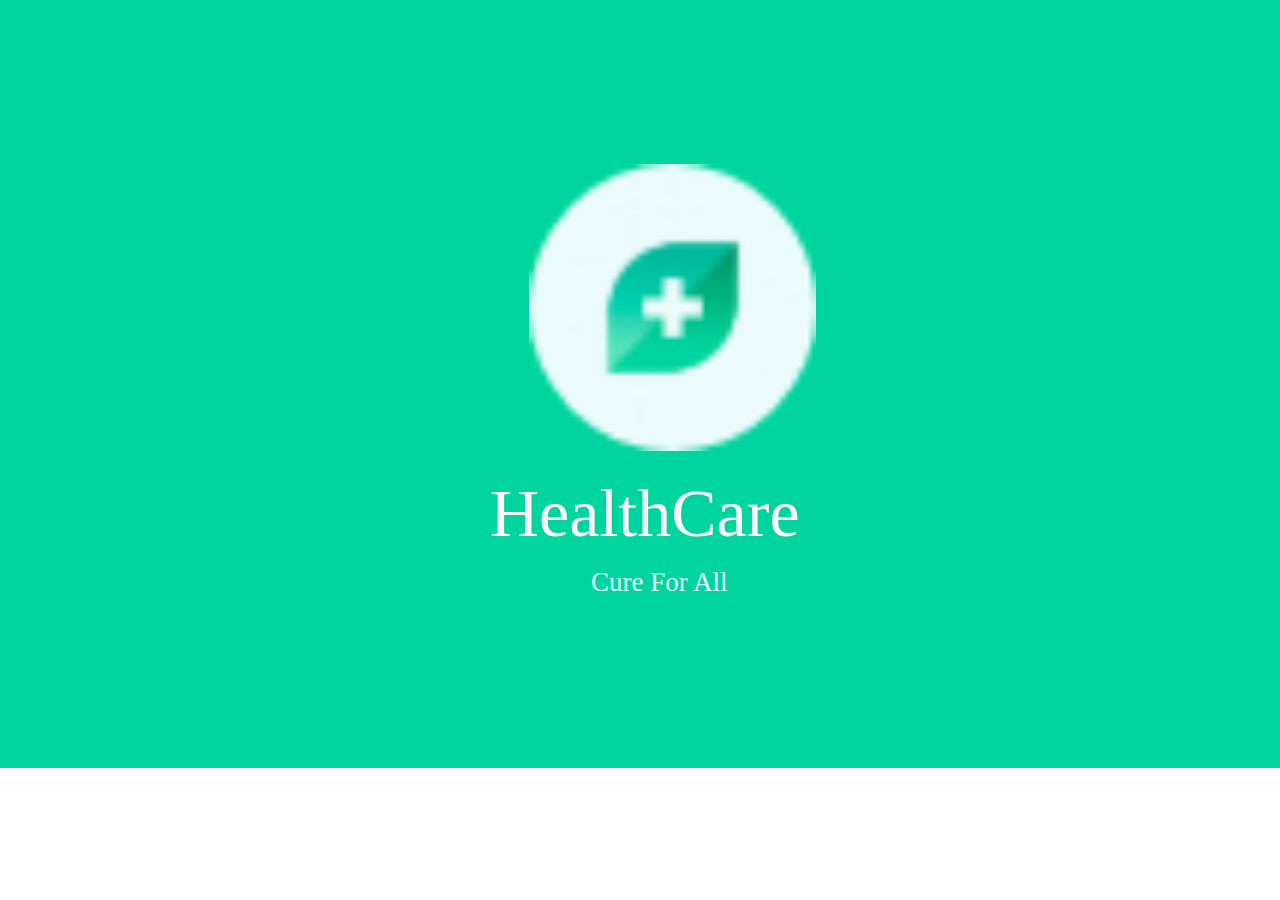
<file: welcome.html>
<!DOCTYPE html>
<html>
<head>
<meta charset="utf-8"/>
<meta http-equiv="X-UA-Compatible" content="IE=edge"/>
<meta name="viewport" content="width=device-width, initial-scale=1.0">
<title>Welcome</title>
<style id="applicationStylesheet" type="text/css">
	.mediaViewInfo {
		--web-view-name: Welcome;
		--web-view-id: Welcome;
		--web-scale-on-resize: true;
		--web-enable-deep-linking: true;
	}
	:root {
		--web-view-ids: Welcome;
	}
	* {
		margin: 0;
		padding: 0;
		box-sizing: border-box;
		border: none;
	}
	#Welcome {
		position: absolute;
		width: 1366px;
		height: 768px;
		background-color: rgba(0,213,159,1);
		overflow: hidden;
		--web-view-name: Welcome;
		--web-view-id: Welcome;
		--web-scale-on-resize: true;
		--web-enable-deep-linking: true;
	}
	#Group_67 {
		position: absolute;
		width: 386px;
		height: 440px;
		left: 490px;
		top: 164px;
		overflow: visible;
	}
	#logo {
		position: absolute;
		width: 287px;
		height: 287px;
		left: 39px;
		top: 0px;
		overflow: visible;
	}
	#HealthCare {
		left: 0px;
		top: 310px;
		position: absolute;
		overflow: visible;
		width: 387px;
		white-space: nowrap;
		text-align: left;
		font-family: Poppins;
		font-style: normal;
		font-weight: normal;
		font-size: 68px;
		color: rgba(252,246,246,1);
	}
	#Cure_For_All {
		left: 101px;
		top: 403px;
		position: absolute;
		overflow: visible;
		width: 153px;
		white-space: nowrap;
		text-align: left;
		font-family: Poppins;
		font-style: normal;
		font-weight: normal;
		font-size: 27px;
		color: rgba(235,251,251,1);
	}
</style>
<script id="applicationScript">
///////////////////////////////////////
// INITIALIZATION
///////////////////////////////////////

/**
 * Functionality for scaling, showing by media query, and navigation between multiple pages on a single page. 
 * Code subject to change.
 **/

if (window.console==null) { window["console"] = { log : function() {} } }; // some browsers do not set console

var Application = function() {
	// event constants
	this.prefix = "--web-";
	this.NAVIGATION_CHANGE = "viewChange";
	this.VIEW_NOT_FOUND = "viewNotFound";
	this.VIEW_CHANGE = "viewChange";
	this.VIEW_CHANGING = "viewChanging";
	this.STATE_NOT_FOUND = "stateNotFound";
	this.APPLICATION_COMPLETE = "applicationComplete";
	this.APPLICATION_RESIZE = "applicationResize";
	this.SIZE_STATE_NAME = "data-is-view-scaled";
	this.STATE_NAME = this.prefix + "state";

	this.lastTrigger = null;
	this.lastView = null;
	this.lastState = null;
	this.lastOverlay = null;
	this.currentView = null;
	this.currentState = null;
	this.currentOverlay = null;
	this.currentQuery = {index: 0, rule: null, mediaText: null, id: null};
	this.inclusionQuery = "(min-width: 0px)";
	this.exclusionQuery = "none and (min-width: 99999px)";
	this.LastModifiedDateLabelName = "LastModifiedDateLabel";
	this.viewScaleSliderId = "ViewScaleSliderInput";
	this.pageRefreshedName = "showPageRefreshedNotification";
	this.applicationStylesheet = null;
	this.mediaQueryDictionary = {};
	this.viewsDictionary = {};
	this.addedViews = [];
	this.views = {};
	this.viewIds = [];
	this.viewQueries = {};
	this.overlays = {};
	this.overlayIds = [];
	this.numberOfViews = 0;
	this.verticalPadding = 0;
	this.horizontalPadding = 0;
	this.stateName = null;
	this.viewScale = 1;
	this.viewLeft = 0;
	this.viewTop = 0;
	this.horizontalScrollbarsNeeded = false;
	this.verticalScrollbarsNeeded = false;

	// view settings
	this.showUpdateNotification = false;
	this.showNavigationControls = false;
	this.scaleViewsToFit = false;
	this.scaleToFitOnDoubleClick = false;
	this.actualSizeOnDoubleClick = false;
	this.scaleViewsOnResize = false;
	this.navigationOnKeypress = false;
	this.showViewName = false;
	this.enableDeepLinking = true;
	this.refreshPageForChanges = false;
	this.showRefreshNotifications = true;

	// view controls
	this.scaleViewSlider = null;
	this.lastModifiedLabel = null;
	this.supportsPopState = false; // window.history.pushState!=null;
	this.initialized = false;

	// refresh properties
	this.refreshDuration = 250;
	this.lastModifiedDate = null;
	this.refreshRequest = null;
	this.refreshInterval = null;
	this.refreshContent = null;
	this.refreshContentSize = null;
	this.refreshCheckContent = false;
	this.refreshCheckContentSize = false;

	var self = this;

	self.initialize = function(event) {
		var view = self.getVisibleView();
		var views = self.getVisibleViews();
		if (view==null) view = self.getInitialView();
		self.collectViews();
		self.collectOverlays();
		self.collectMediaQueries();

		for (let index = 0; index < views.length; index++) {
			var view = views[index];
			self.setViewOptions(view);
			self.setViewVariables(view);
			self.centerView(view);
		}

		// sometimes the body size is 0 so we call this now and again later
		if (self.initialized) {
			window.addEventListener(self.NAVIGATION_CHANGE, self.viewChangeHandler);
			window.addEventListener("keyup", self.keypressHandler);
			window.addEventListener("keypress", self.keypressHandler);
			window.addEventListener("resize", self.resizeHandler);
			window.document.addEventListener("dblclick", self.doubleClickHandler);

			if (self.supportsPopState) {
				window.addEventListener('popstate', self.popStateHandler);
			}
			else {
				window.addEventListener('hashchange', self.hashChangeHandler);
			}

			// we are ready to go
			window.dispatchEvent(new Event(self.APPLICATION_COMPLETE));
		}

		if (self.initialized==false) {
			if (self.enableDeepLinking) {
				self.syncronizeViewToURL();
			} 
	
			if (self.refreshPageForChanges) {
				self.setupRefreshForChanges();
			}
	
			self.initialized = true;
		}
		
		if (self.scaleViewsToFit) {
			self.viewScale = self.scaleViewToFit(view);
			
			if (self.viewScale<0) {
				setTimeout(self.scaleViewToFit, 500, view);
			}
		}
		else if (view) {
			self.viewScale = self.getViewScaleValue(view);
			self.centerView(view);
			self.updateSliderValue(self.viewScale);
		}
		else {
			// no view found
		}
	
		if (self.showUpdateNotification) {
			self.showNotification();
		}

		//"addEventListener" in window ? null : window.addEventListener = window.attachEvent;
		//"addEventListener" in document ? null : document.addEventListener = document.attachEvent;
	}


	///////////////////////////////////////
	// AUTO REFRESH 
	///////////////////////////////////////

	self.setupRefreshForChanges = function() {
		self.refreshRequest = new XMLHttpRequest();

		if (!self.refreshRequest) {
			return false;
		}

		// get document start values immediately
		self.requestRefreshUpdate();
	}

	/**
	 * Attempt to check the last modified date by the headers 
	 * or the last modified property from the byte array (experimental)
	 **/
	self.requestRefreshUpdate = function() {
		var url = document.location.href;
		var protocol = window.location.protocol;
		var method;
		
		try {

			if (self.refreshCheckContentSize) {
				self.refreshRequest.open('HEAD', url, true);
			}
			else if (self.refreshCheckContent) {
				self.refreshContent = document.documentElement.outerHTML;
				self.refreshRequest.open('GET', url, true);
				self.refreshRequest.responseType = "text";
			}
			else {

				// get page last modified date for the first call to compare to later
				if (self.lastModifiedDate==null) {

					// File system does not send headers in FF so get blob if possible
					if (protocol=="file:") {
						self.refreshRequest.open("GET", url, true);
						self.refreshRequest.responseType = "blob";
					}
					else {
						self.refreshRequest.open("HEAD", url, true);
						self.refreshRequest.responseType = "blob";
					}

					self.refreshRequest.onload = self.refreshOnLoadOnceHandler;

					// In some browsers (Chrome & Safari) this error occurs at send: 
					// 
					// Chrome - Access to XMLHttpRequest at 'file:///index.html' from origin 'null' 
					// has been blocked by CORS policy: 
					// Cross origin requests are only supported for protocol schemes: 
					// http, data, chrome, chrome-extension, https.
					// 
					// Safari - XMLHttpRequest cannot load file:///Users/user/Public/index.html. Cross origin requests are only supported for HTTP.
					// 
					// Solution is to run a local server, set local permissions or test in another browser
					self.refreshRequest.send(null);

					// In MS browsers the following behavior occurs possibly due to an AJAX call to check last modified date: 
					// 
					// DOM7011: The code on this page disabled back and forward caching.

					// In Brave (Chrome) error when on the server
					// index.js:221 HEAD https://www.example.com/ net::ERR_INSUFFICIENT_RESOURCES
					// self.refreshRequest.send(null);

				}
				else {
					self.refreshRequest = new XMLHttpRequest();
					self.refreshRequest.onreadystatechange = self.refreshHandler;
					self.refreshRequest.ontimeout = function() {
						self.log("Couldn't find page to check for updates");
					}
					
					var method;
					if (protocol=="file:") {
						method = "GET";
					}
					else {
						method = "HEAD";
					}

					//refreshRequest.open('HEAD', url, true);
					self.refreshRequest.open(method, url, true);
					self.refreshRequest.responseType = "blob";
					self.refreshRequest.send(null);
				}
			}
		}
		catch (error) {
			self.log("Refresh failed for the following reason:")
			self.log(error);
		}
	}

	self.refreshHandler = function() {
		var contentSize;

		try {

			if (self.refreshRequest.readyState === XMLHttpRequest.DONE) {
				
				if (self.refreshRequest.status === 2 || 
					self.refreshRequest.status === 200) {
					var pageChanged = false;

					self.updateLastModifiedLabel();

					if (self.refreshCheckContentSize) {
						var lastModifiedHeader = self.refreshRequest.getResponseHeader("Last-Modified");
						contentSize = self.refreshRequest.getResponseHeader("Content-Length");
						//lastModifiedDate = refreshRequest.getResponseHeader("Last-Modified");
						var headers = self.refreshRequest.getAllResponseHeaders();
						var hasContentHeader = headers.indexOf("Content-Length")!=-1;
						
						if (hasContentHeader) {
							contentSize = self.refreshRequest.getResponseHeader("Content-Length");

							// size has not been set yet
							if (self.refreshContentSize==null) {
								self.refreshContentSize = contentSize;
								// exit and let interval call this method again
								return;
							}

							if (contentSize!=self.refreshContentSize) {
								pageChanged = true;
							}
						}
					}
					else if (self.refreshCheckContent) {

						if (self.refreshRequest.responseText!=self.refreshContent) {
							pageChanged = true;
						}
					}
					else {
						lastModifiedHeader = self.getLastModified(self.refreshRequest);

						if (self.lastModifiedDate!=lastModifiedHeader) {
							self.log("lastModifiedDate:" + self.lastModifiedDate + ",lastModifiedHeader:" +lastModifiedHeader);
							pageChanged = true;
						}

					}

					
					if (pageChanged) {
						clearInterval(self.refreshInterval);
						self.refreshUpdatedPage();
						return;
					}

				}
				else {
					self.log('There was a problem with the request.');
				}

			}
		}
		catch( error ) {
			//console.log('Caught Exception: ' + error);
		}
	}

	self.refreshOnLoadOnceHandler = function(event) {

		// get the last modified date
		if (self.refreshRequest.response) {
			self.lastModifiedDate = self.getLastModified(self.refreshRequest);

			if (self.lastModifiedDate!=null) {

				if (self.refreshInterval==null) {
					self.refreshInterval = setInterval(self.requestRefreshUpdate, self.refreshDuration);
				}
			}
			else {
				self.log("Could not get last modified date from the server");
			}
		}
	}

	self.refreshUpdatedPage = function() {
		if (self.showRefreshNotifications) {
			var date = new Date().setTime((new Date().getTime()+10000));
			document.cookie = encodeURIComponent(self.pageRefreshedName) + "=true" + "; max-age=6000;" + " path=/";
		}

		document.location.reload(true);
	}

	self.showNotification = function(duration) {
		var notificationID = self.pageRefreshedName+"ID";
		var notification = document.getElementById(notificationID);
		if (duration==null) duration = 4000;

		if (notification!=null) {return;}

		notification = document.createElement("div");
		notification.id = notificationID;
		notification.textContent = "PAGE UPDATED";
		var styleRule = ""
		styleRule = "position: fixed; padding: 7px 16px 6px 16px; font-family: Arial, sans-serif; font-size: 10px; font-weight: bold; left: 50%;";
		styleRule += "top: 20px; background-color: rgba(0,0,0,.5); border-radius: 12px; color:rgb(235, 235, 235); transition: all 2s linear;";
		styleRule += "transform: translateX(-50%); letter-spacing: .5px; filter: drop-shadow(2px 2px 6px rgba(0, 0, 0, .1))";
		notification.setAttribute("style", styleRule);

		notification.className= "PageRefreshedClass";
		
		document.body.appendChild(notification);

		setTimeout(function() {
			notification.style.opacity = "0";
			notification.style.filter = "drop-shadow( 0px 0px 0px rgba(0,0,0, .5))";
			setTimeout(function() {
				notification.parentNode.removeChild(notification);
			}, duration)
		}, duration);

		document.cookie = encodeURIComponent(self.pageRefreshedName) + "=; max-age=1; path=/";
	}

	/**
	 * Get the last modified date from the header 
	 * or file object after request has been received
	 **/
	self.getLastModified = function(request) {
		var date;

		// file protocol - FILE object with last modified property
		if (request.response && request.response.lastModified) {
			date = request.response.lastModified;
		}
		
		// http protocol - check headers
		if (date==null) {
			date = request.getResponseHeader("Last-Modified");
		}

		return date;
	}

	self.updateLastModifiedLabel = function() {
		var labelValue = "";
		
		if (self.lastModifiedLabel==null) {
			self.lastModifiedLabel = document.getElementById("LastModifiedLabel");
		}

		if (self.lastModifiedLabel) {
			var seconds = parseInt(((new Date().getTime() - Date.parse(document.lastModified)) / 1000 / 60) * 100 + "");
			var minutes = 0;
			var hours = 0;

			if (seconds < 60) {
				seconds = Math.floor(seconds/10)*10;
				labelValue = seconds + " seconds";
			}
			else {
				minutes = parseInt((seconds/60) + "");

				if (minutes>60) {
					hours = parseInt((seconds/60/60) +"");
					labelValue += hours==1 ? " hour" : " hours";
				}
				else {
					labelValue = minutes+"";
					labelValue += minutes==1 ? " minute" : " minutes";
				}
			}
			
			if (seconds<10) {
				labelValue = "Updated now";
			}
			else {
				labelValue = "Updated " + labelValue + " ago";
			}

			if (self.lastModifiedLabel.firstElementChild) {
				self.lastModifiedLabel.firstElementChild.textContent = labelValue;

			}
			else if ("textContent" in self.lastModifiedLabel) {
				self.lastModifiedLabel.textContent = labelValue;
			}
		}
	}

	self.getShortString = function(string, length) {
		if (length==null) length = 30;
		string = string!=null ? string.substr(0, length).replace(/\n/g, "") : "[String is null]";
		return string;
	}

	self.getShortNumber = function(value, places) {
		if (places==null || places<1) places = 4;
		value = Math.round(value * Math.pow(10,places)) / Math.pow(10, places);
		return value;
	}

	///////////////////////////////////////
	// NAVIGATION CONTROLS
	///////////////////////////////////////

	self.updateViewLabel = function() {
		var viewNavigationLabel = document.getElementById("ViewNavigationLabel");
		var view = self.getVisibleView();
		var viewIndex = view ? self.getViewIndex(view) : -1;
		var viewName = view ? self.getViewPreferenceValue(view, self.prefix + "view-name") : null;
		var viewId = view ? view.id : null;

		if (viewNavigationLabel && view) {
			if (viewName && viewName.indexOf('"')!=-1) {
				viewName = viewName.replace(/"/g, "");
			}

			if (self.showViewName) {
				viewNavigationLabel.textContent = viewName;
				self.setTooltip(viewNavigationLabel, viewIndex + 1 + " of " + self.numberOfViews);
			}
			else {
				viewNavigationLabel.textContent = viewIndex + 1 + " of " + self.numberOfViews;
				self.setTooltip(viewNavigationLabel, viewName);
			}

		}
	}

	self.updateURL = function(view) {
		view = view == null ? self.getVisibleView() : view;
		var viewId = view ? view.id : null
		var viewFragment = view ? "#"+ viewId : null;

		if (viewId && self.viewIds.length>1 && self.enableDeepLinking) {

			if (self.supportsPopState==false) {
				self.setFragment(viewId);
			}
			else {
				if (viewFragment!=window.location.hash) {

					if (window.location.hash==null) {
						window.history.replaceState({name:viewId}, null, viewFragment);
					}
					else {
						window.history.pushState({name:viewId}, null, viewFragment);
					}
				}
			}
		}
	}

	self.updateURLState = function(view, stateName) {
		stateName = view && (stateName=="" || stateName==null) ? self.getStateNameByViewId(view.id) : stateName;

		if (self.supportsPopState==false) {
			self.setFragment(stateName);
		}
		else {
			if (stateName!=window.location.hash) {

				if (window.location.hash==null) {
					window.history.replaceState({name:view.viewId}, null, stateName);
				}
				else {
					window.history.pushState({name:view.viewId}, null, stateName);
				}
			}
		}
	}

	self.setFragment = function(value) {
		window.location.hash = "#" + value;
	}

	self.setTooltip = function(element, value) {
		// setting the tooltip in edge causes a page crash on hover
		if (/Edge/.test(navigator.userAgent)) { return; }

		if ("title" in element) {
			element.title = value;
		}
	}

	self.getStylesheetRules = function(styleSheet) {
		try {
			if (styleSheet) return styleSheet.cssRules || styleSheet.rules;
	
			return document.styleSheets[0]["cssRules"] || document.styleSheets[0]["rules"];
		}
		catch (error) {
			// ERRORS:
			// SecurityError: The operation is insecure.
			// Errors happen when script loads before stylesheet or loading an external css locally

			// InvalidAccessError: A parameter or an operation is not supported by the underlying object
			// Place script after stylesheet

			console.log(error);
			if (error.toString().indexOf("The operation is insecure")!=-1) {
				console.log("Load the stylesheet before the script or load the stylesheet inline until it can be loaded on a server")
			}
			return [];
		}
	}

	/**
	 * If single page application hide all of the views. 
	 * @param {Number} selectedIndex if provided shows the view at index provided
	 **/
	self.hideViews = function(selectedIndex, animation) {
		var rules = self.getStylesheetRules();
		var queryIndex = 0;
		var numberOfRules = rules!=null ? rules.length : 0;

		// loop through rules and hide media queries except selected
		for (var i=0;i<numberOfRules;i++) {
			var rule = rules[i];

			if (rule.media!=null) {

				if (queryIndex==selectedIndex) {
					self.currentQuery.mediaText = rule.conditionText;
					self.currentQuery.index = selectedIndex;
					self.currentQuery.rule = rule;
					self.enableMediaQuery(rule);
				}
				else {
					if (animation) {
						self.fadeOut(rule)
					}
					else {
						self.disableMediaQuery(rule);
					}
				}
				
				queryIndex++;
			}
		}

		self.numberOfViews = queryIndex;
		self.updateViewLabel();
		self.updateURL();

		self.dispatchViewChange();

		var view = self.getVisibleView();
		var viewIndex = view ? self.getViewIndex(view) : -1;

		return viewIndex==selectedIndex ? view : null;
	}

	/**
	 * Hide view
	 * @param {Object} view element to hide
	 **/
	self.hideView = function(view) {
		var rule = view ? self.mediaQueryDictionary[view.id] : null;

		if (rule) {
			self.disableMediaQuery(rule);
		}
	}

	/**
	 * Hide overlay
	 * @param {Object} overlay element to hide
	 **/
	self.hideOverlay = function(overlay) {
		var rule = overlay ? self.mediaQueryDictionary[overlay.id] : null;

		if (rule) {
			self.disableMediaQuery(rule);

			//if (self.showByMediaQuery) {
				overlay.style.display = "none";
			//}
		}
	}

	/**
	 * Show the view by media query. Does not hide current views
	 * Sets view options by default
	 * @param {Object} view element to show
	 * @param {Boolean} setViewOptions sets view options if null or true
	 */
	self.showViewByMediaQuery = function(view, setViewOptions) {
		var id = view ? view.id : null;
		var query = id ? self.mediaQueryDictionary[id] : null;
		var isOverlay = view ? self.isOverlay(view) : false;
		setViewOptions = setViewOptions==null ? true : setViewOptions;

		if (query) {
			self.enableMediaQuery(query);

			if (isOverlay && view && setViewOptions) {
				self.setViewVariables(null, view);
			}
			else {
				if (view && setViewOptions) self.setViewOptions(view);
				if (view && setViewOptions) self.setViewVariables(view);
			}
		}
	}

	/**
	 * Show the view. Does not hide current views
	 */
	self.showView = function(view, setViewOptions) {
		var id = view ? view.id : null;
		var query = id ? self.mediaQueryDictionary[id] : null;
		var display = null;
		setViewOptions = setViewOptions==null ? true : setViewOptions;

		if (query) {
			self.enableMediaQuery(query);
			if (view==null) view =self.getVisibleView();
			if (view && setViewOptions) self.setViewOptions(view);
		}
		else if (id) {
			display = window.getComputedStyle(view).getPropertyValue("display");
			if (display=="" || display=="none") {
				view.style.display = "block";
			}
		}

		if (view) {
			if (self.currentView!=null) {
				self.lastView = self.currentView;
			}

			self.currentView = view;
		}
	}

	self.showViewById = function(id, setViewOptions) {
		var view = id ? self.getViewById(id) : null;

		if (view) {
			self.showView(view);
			return;
		}

		self.log("View not found '" + id + "'");
	}

	self.getElementView = function(element) {
		var view = element;
		var viewFound = false;

		while (viewFound==false || view==null) {
			if (view && self.viewsDictionary[view.id]) {
				return view;
			}
			view = view.parentNode;
		}
	}

	/**
	 * Show overlay over view
	 * @param {Event | HTMLElement} event event or html element with styles applied
	 * @param {String} id id of view or view reference
	 * @param {Number} x x location
	 * @param {Number} y y location
	 */
	self.showOverlay = function(event, id, x, y) {
		var overlay = id && typeof id === 'string' ? self.getViewById(id) : id ? id : null;
		var query = overlay ? self.mediaQueryDictionary[overlay.id] : null;
		var centerHorizontally = false;
		var centerVertically = false;
		var anchorLeft = false;
		var anchorTop = false;
		var anchorRight = false;
		var anchorBottom = false;
		var display = null;
		var reparent = true;
		var view = null;
		
		if (overlay==null || overlay==false) {
			self.log("Overlay not found, '"+ id + "'");
			return;
		}

		// get enter animation - event target must have css variables declared
		if (event) {
			var button = event.currentTarget || event; // can be event or htmlelement
			var buttonComputedStyles = getComputedStyle(button);
			var actionTargetValue = buttonComputedStyles.getPropertyValue(self.prefix+"action-target").trim();
			var animation = buttonComputedStyles.getPropertyValue(self.prefix+"animation").trim();
			var isAnimated = animation!="";
			var targetType = buttonComputedStyles.getPropertyValue(self.prefix+"action-type").trim();
			var actionTarget = self.application ? null : self.getElement(actionTargetValue);
			var actionTargetStyles = actionTarget ? actionTarget.style : null;

			if (actionTargetStyles) {
				actionTargetStyles.setProperty("animation", animation);
			}

			if ("stopImmediatePropagation" in event) {
				event.stopImmediatePropagation();
			}
		}
		
		if (self.application==false || targetType=="page") {
			document.location.href = "./" + actionTargetValue;
			return;
		}

		// remove any current overlays
		if (self.currentOverlay) {

			// act as switch if same button
			if (self.currentOverlay==actionTarget || self.currentOverlay==null) {
				if (self.lastTrigger==button) {
					self.removeOverlay(isAnimated);
					return;
				}
			}
			else {
				self.removeOverlay(isAnimated);
			}
		}

		if (reparent) {
			view = self.getElementView(button);
			if (view) {
				view.appendChild(overlay);
			}
		}

		if (query) {
			//self.setElementAnimation(overlay, null);
			//overlay.style.animation = animation;
			self.enableMediaQuery(query);
			
			var display = overlay && overlay.style.display;
			
			if (overlay && display=="" || display=="none") {
				overlay.style.display = "block";
				//self.setViewOptions(overlay);
			}

			// add animation defined in event target style declaration
			if (animation && self.supportAnimations) {
				self.fadeIn(overlay, false, animation);
			}
		}
		else if (id) {

			display = window.getComputedStyle(overlay).getPropertyValue("display");

			if (display=="" || display=="none") {
				overlay.style.display = "block";
			}

			// add animation defined in event target style declaration
			if (animation && self.supportAnimations) {
				self.fadeIn(overlay, false, animation);
			}
		}

		// do not set x or y position if centering
		var horizontal = self.prefix + "center-horizontally";
		var vertical = self.prefix + "center-vertically";
		var style = overlay.style;
		var transform = [];

		centerHorizontally = self.getIsStyleDefined(id, horizontal) ? self.getViewPreferenceBoolean(overlay, horizontal) : false;
		centerVertically = self.getIsStyleDefined(id, vertical) ? self.getViewPreferenceBoolean(overlay, vertical) : false;
		anchorLeft = self.getIsStyleDefined(id, "left");
		anchorRight = self.getIsStyleDefined(id, "right");
		anchorTop = self.getIsStyleDefined(id, "top");
		anchorBottom = self.getIsStyleDefined(id, "bottom");

		
		if (self.viewsDictionary[overlay.id] && self.viewsDictionary[overlay.id].styleDeclaration) {
			style = self.viewsDictionary[overlay.id].styleDeclaration.style;
		}
		
		if (centerHorizontally) {
			style.left = "50%";
			style.transformOrigin = "0 0";
			transform.push("translateX(-50%)");
		}
		else if (anchorRight && anchorLeft) {
			style.left = x + "px";
		}
		else if (anchorRight) {
			//style.right = x + "px";
		}
		else {
			style.left = x + "px";
		}
		
		if (centerVertically) {
			style.top = "50%";
			transform.push("translateY(-50%)");
			style.transformOrigin = "0 0";
		}
		else if (anchorTop && anchorBottom) {
			style.top = y + "px";
		}
		else if (anchorBottom) {
			//style.bottom = y + "px";
		}
		else {
			style.top = y + "px";
		}

		if (transform.length) {
			style.transform = transform.join(" ");
		}

		self.currentOverlay = overlay;
		self.lastTrigger = button;
	}

	self.goBack = function() {
		if (self.currentOverlay) {
			self.removeOverlay();
		}
		else if (self.lastView) {
			self.goToView(self.lastView.id);
		}
	}

	self.removeOverlay = function(animate) {
		var overlay = self.currentOverlay;
		animate = animate===false ? false : true;

		if (overlay) {
			var style = overlay.style;
			
			if (style.animation && self.supportAnimations && animate) {
				self.reverseAnimation(overlay, true);

				var duration = self.getAnimationDuration(style.animation, true);
		
				setTimeout(function() {
					self.setElementAnimation(overlay, null);
					self.hideOverlay(overlay);
					self.currentOverlay = null;
				}, duration);
			}
			else {
				self.setElementAnimation(overlay, null);
				self.hideOverlay(overlay);
				self.currentOverlay = null;
			}
		}
	}

	/**
	 * Reverse the animation and hide after
	 * @param {Object} target element with animation
	 * @param {Boolean} hide hide after animation ends
	 */
	self.reverseAnimation = function(target, hide) {
		var lastAnimation = null;
		var style = target.style;

		style.animationPlayState = "paused";
		lastAnimation = style.animation;
		style.animation = null;
		style.animationPlayState = "paused";

		if (hide) {
			//target.addEventListener("animationend", self.animationEndHideHandler);
	
			var duration = self.getAnimationDuration(lastAnimation, true);
			var isOverlay = self.isOverlay(target);
	
			setTimeout(function() {
				self.setElementAnimation(target, null);

				if (isOverlay) {
					self.hideOverlay(target);
				}
				else {
					self.hideView(target);
				}
			}, duration);
		}

		setTimeout(function() {
			style.animation = lastAnimation;
			style.animationPlayState = "paused";
			style.animationDirection = "reverse";
			style.animationPlayState = "running";
		}, 30);
	}

	self.animationEndHandler = function(event) {
		var target = event.currentTarget;
		self.dispatchEvent(new Event(event.type));
	}

	self.isOverlay = function(view) {
		var result = view ? self.getViewPreferenceBoolean(view, self.prefix + "is-overlay") : false;

		return result;
	}

	self.animationEndHideHandler = function(event) {
		var target = event.currentTarget;
		self.setViewVariables(null, target);
		self.hideView(target);
		target.removeEventListener("animationend", self.animationEndHideHandler);
	}

	self.animationEndShowHandler = function(event) {
		var target = event.currentTarget;
		target.removeEventListener("animationend", self.animationEndShowHandler);
	}

	self.setViewOptions = function(view) {

		if (view) {
			self.minimumScale = self.getViewPreferenceValue(view, self.prefix + "minimum-scale");
			self.maximumScale = self.getViewPreferenceValue(view, self.prefix + "maximum-scale");
			self.scaleViewsToFit = self.getViewPreferenceBoolean(view, self.prefix + "scale-to-fit");
			self.scaleToFitType = self.getViewPreferenceValue(view, self.prefix + "scale-to-fit-type");
			self.scaleToFitOnDoubleClick = self.getViewPreferenceBoolean(view, self.prefix + "scale-on-double-click");
			self.actualSizeOnDoubleClick = self.getViewPreferenceBoolean(view, self.prefix + "actual-size-on-double-click");
			self.scaleViewsOnResize = self.getViewPreferenceBoolean(view, self.prefix + "scale-on-resize");
			self.enableScaleUp = self.getViewPreferenceBoolean(view, self.prefix + "enable-scale-up");
			self.centerHorizontally = self.getViewPreferenceBoolean(view, self.prefix + "center-horizontally");
			self.centerVertically = self.getViewPreferenceBoolean(view, self.prefix + "center-vertically");
			self.navigationOnKeypress = self.getViewPreferenceBoolean(view, self.prefix + "navigate-on-keypress");
			self.showViewName = self.getViewPreferenceBoolean(view, self.prefix + "show-view-name");
			self.refreshPageForChanges = self.getViewPreferenceBoolean(view, self.prefix + "refresh-for-changes");
			self.refreshPageForChangesInterval = self.getViewPreferenceValue(view, self.prefix + "refresh-interval");
			self.showNavigationControls = self.getViewPreferenceBoolean(view, self.prefix + "show-navigation-controls");
			self.scaleViewSlider = self.getViewPreferenceBoolean(view, self.prefix + "show-scale-controls");
			self.enableDeepLinking = self.getViewPreferenceBoolean(view, self.prefix + "enable-deep-linking");
			self.singlePageApplication = self.getViewPreferenceBoolean(view, self.prefix + "application");
			self.showByMediaQuery = self.getViewPreferenceBoolean(view, self.prefix + "show-by-media-query");
			self.showUpdateNotification = document.cookie!="" ? document.cookie.indexOf(self.pageRefreshedName)!=-1 : false;
			self.imageComparisonDuration = self.getViewPreferenceValue(view, self.prefix + "image-comparison-duration");
			self.supportAnimations = self.getViewPreferenceBoolean(view, self.prefix + "enable-animations", true);

			if (self.scaleViewsToFit) {
				var newScaleValue = self.scaleViewToFit(view);
				
				if (newScaleValue<0) {
					setTimeout(self.scaleViewToFit, 500, view);
				}
			}
			else {
				self.viewScale = self.getViewScaleValue(view);
				self.viewToFitWidthScale = self.getViewFitToViewportWidthScale(view, self.enableScaleUp)
				self.viewToFitHeightScale = self.getViewFitToViewportScale(view, self.enableScaleUp);
				self.updateSliderValue(self.viewScale);
			}

			if (self.imageComparisonDuration!=null) {
				// todo
			}

			if (self.refreshPageForChangesInterval!=null) {
				self.refreshDuration = Number(self.refreshPageForChangesInterval);
			}
		}
	}

	self.previousView = function(event) {
		var rules = self.getStylesheetRules();
		var view = self.getVisibleView()
		var index = view ? self.getViewIndex(view) : -1;
		var prevQueryIndex = index!=-1 ? index-1 : self.currentQuery.index-1;
		var queryIndex = 0;
		var numberOfRules = rules!=null ? rules.length : 0;

		if (event) {
			event.stopImmediatePropagation();
		}

		if (prevQueryIndex<0) {
			return;
		}

		// loop through rules and hide media queries except selected
		for (var i=0;i<numberOfRules;i++) {
			var rule = rules[i];
			
			if (rule.media!=null) {

				if (queryIndex==prevQueryIndex) {
					self.currentQuery.mediaText = rule.conditionText;
					self.currentQuery.index = prevQueryIndex;
					self.currentQuery.rule = rule;
					self.enableMediaQuery(rule);
					self.updateViewLabel();
					self.updateURL();
					self.dispatchViewChange();
				}
				else {
					self.disableMediaQuery(rule);
				}

				queryIndex++;
			}
		}
	}

	self.nextView = function(event) {
		var rules = self.getStylesheetRules();
		var view = self.getVisibleView();
		var index = view ? self.getViewIndex(view) : -1;
		var nextQueryIndex = index!=-1 ? index+1 : self.currentQuery.index+1;
		var queryIndex = 0;
		var numberOfRules = rules!=null ? rules.length : 0;
		var numberOfMediaQueries = self.getNumberOfMediaRules();

		if (event) {
			event.stopImmediatePropagation();
		}

		if (nextQueryIndex>=numberOfMediaQueries) {
			return;
		}

		// loop through rules and hide media queries except selected
		for (var i=0;i<numberOfRules;i++) {
			var rule = rules[i];
			
			if (rule.media!=null) {

				if (queryIndex==nextQueryIndex) {
					self.currentQuery.mediaText = rule.conditionText;
					self.currentQuery.index = nextQueryIndex;
					self.currentQuery.rule = rule;
					self.enableMediaQuery(rule);
					self.updateViewLabel();
					self.updateURL();
					self.dispatchViewChange();
				}
				else {
					self.disableMediaQuery(rule);
				}

				queryIndex++;
			}
		}
	}

	/**
	 * Enables a view via media query
	 */
	self.enableMediaQuery = function(rule) {

		try {
			rule.media.mediaText = self.inclusionQuery;
		}
		catch(error) {
			//self.log(error);
			rule.conditionText = self.inclusionQuery;
		}
	}

	self.disableMediaQuery = function(rule) {

		try {
			rule.media.mediaText = self.exclusionQuery;
		}
		catch(error) {
			rule.conditionText = self.exclusionQuery;
		}
	}

	self.dispatchViewChange = function() {
		try {
			var event = new Event(self.NAVIGATION_CHANGE);
			window.dispatchEvent(event);
		}
		catch (error) {
			// In IE 11: Object doesn't support this action
		}
	}

	self.getNumberOfMediaRules = function() {
		var rules = self.getStylesheetRules();
		var numberOfRules = rules ? rules.length : 0;
		var numberOfQueries = 0;

		for (var i=0;i<numberOfRules;i++) {
			if (rules[i].media!=null) { numberOfQueries++; }
		}
		
		return numberOfQueries;
	}

	/////////////////////////////////////////
	// VIEW SCALE 
	/////////////////////////////////////////

	self.sliderChangeHandler = function(event) {
		var value = self.getShortNumber(event.currentTarget.value/100);
		var view = self.getVisibleView();
		self.setViewScaleValue(view, false, value, true);
	}

	self.updateSliderValue = function(scale) {
		var slider = document.getElementById(self.viewScaleSliderId);
		var tooltip = parseInt(scale * 100 + "") + "%";
		var inputType;
		var inputValue;
		
		if (slider) {
			inputValue = self.getShortNumber(scale * 100);
			if (inputValue!=slider["value"]) {
				slider["value"] = inputValue;
			}
			inputType = slider.getAttributeNS(null, "type");

			if (inputType!="range") {
				// input range is not supported
				slider.style.display = "none";
			}

			self.setTooltip(slider, tooltip);
		}
	}

	self.viewChangeHandler = function(event) {
		var view = self.getVisibleView();
		var matrix = view ? getComputedStyle(view).transform : null;
		
		if (matrix) {
			self.viewScale = self.getViewScaleValue(view);
			
			var scaleNeededToFit = self.getViewFitToViewportScale(view);
			var isViewLargerThanViewport = scaleNeededToFit<1;
			
			// scale large view to fit if scale to fit is enabled
			if (self.scaleViewsToFit) {
				self.scaleViewToFit(view);
			}
			else {
				self.updateSliderValue(self.viewScale);
			}
		}
	}

	self.getViewScaleValue = function(view) {
		var matrix = getComputedStyle(view).transform;

		if (matrix) {
			var matrixArray = matrix.replace("matrix(", "").split(",");
			var scaleX = parseFloat(matrixArray[0]);
			var scaleY = parseFloat(matrixArray[3]);
			var scale = Math.min(scaleX, scaleY);
		}

		return scale;
	}

	/**
	 * Scales view to scale. 
	 * @param {Object} view view to scale. views are in views array
	 * @param {Boolean} scaleToFit set to true to scale to fit. set false to use desired scale value
	 * @param {Number} desiredScale scale to define. not used if scale to fit is false
	 * @param {Boolean} isSliderChange indicates if slider is callee
	 */
	self.setViewScaleValue = function(view, scaleToFit, desiredScale, isSliderChange) {
		var enableScaleUp = self.enableScaleUp;
		var scaleToFitType = self.scaleToFitType;
		var minimumScale = self.minimumScale;
		var maximumScale = self.maximumScale;
		var hasMinimumScale = !isNaN(minimumScale) && minimumScale!="";
		var hasMaximumScale = !isNaN(maximumScale) && maximumScale!="";
		var scaleNeededToFit = self.getViewFitToViewportScale(view, enableScaleUp);
		var scaleNeededToFitWidth = self.getViewFitToViewportWidthScale(view, enableScaleUp);
		var scaleNeededToFitHeight = self.getViewFitToViewportHeightScale(view, enableScaleUp);
		var scaleToFitFull = self.getViewFitToViewportScale(view, true);
		var scaleToFitFullWidth = self.getViewFitToViewportWidthScale(view, true);
		var scaleToFitFullHeight = self.getViewFitToViewportHeightScale(view, true);
		var scaleToWidth = scaleToFitType=="width";
		var scaleToHeight = scaleToFitType=="height";
		var shrunkToFit = false;
		var topPosition = null;
		var leftPosition = null;
		var translateY = null;
		var translateX = null;
		var transformValue = "";
		var canCenterVertically = true;
		var canCenterHorizontally = true;
		var style = view.style;

		if (view && self.viewsDictionary[view.id] && self.viewsDictionary[view.id].styleDeclaration) {
			style = self.viewsDictionary[view.id].styleDeclaration.style;
		}

		if (scaleToFit && isSliderChange!=true) {
			if (scaleToFitType=="fit" || scaleToFitType=="") {
				desiredScale = scaleNeededToFit;
			}
			else if (scaleToFitType=="width") {
				desiredScale = scaleNeededToFitWidth;
			}
			else if (scaleToFitType=="height") {
				desiredScale = scaleNeededToFitHeight;
			}
		}
		else {
			if (isNaN(desiredScale)) {
				desiredScale = 1;
			}
		}

		self.updateSliderValue(desiredScale);
		
		// scale to fit width
		if (scaleToWidth && scaleToHeight==false) {
			canCenterVertically = scaleNeededToFitHeight>=scaleNeededToFitWidth;
			canCenterHorizontally = scaleNeededToFitWidth>=1 && enableScaleUp==false;

			if (isSliderChange) {
				canCenterHorizontally = desiredScale<scaleToFitFullWidth;
			}
			else if (scaleToFit) {
				desiredScale = scaleNeededToFitWidth;
			}

			if (hasMinimumScale) {
				desiredScale = Math.max(desiredScale, Number(minimumScale));
			}

			if (hasMaximumScale) {
				desiredScale = Math.min(desiredScale, Number(maximumScale));
			}

			desiredScale = self.getShortNumber(desiredScale);

			canCenterHorizontally = self.canCenterHorizontally(view, "width", enableScaleUp, desiredScale, minimumScale, maximumScale);
			canCenterVertically = self.canCenterVertically(view, "width", enableScaleUp, desiredScale, minimumScale, maximumScale);

			if (desiredScale>1 && (enableScaleUp || isSliderChange)) {
				transformValue = "scale(" + desiredScale + ")";
			}
			else if (desiredScale>=1 && enableScaleUp==false) {
				transformValue = "scale(" + 1 + ")";
			}
			else {
				transformValue = "scale(" + desiredScale + ")";
			}

			if (self.centerVertically) {
				if (canCenterVertically) {
					translateY = "-50%";
					topPosition = "50%";
				}
				else {
					translateY = "0";
					topPosition = "0";
				}
				
				if (style.top != topPosition) {
					style.top = topPosition + "";
				}

				if (canCenterVertically) {
					transformValue += " translateY(" + translateY+ ")";
				}
			}

			if (self.centerHorizontally) {
				if (canCenterHorizontally) {
					translateX = "-50%";
					leftPosition = "50%";
				}
				else {
					translateX = "0";
					leftPosition = "0";
				}

				if (style.left != leftPosition) {
					style.left = leftPosition + "";
				}

				if (canCenterHorizontally) {
					transformValue += " translateX(" + translateX+ ")";
				}
			}

			style.transformOrigin = "0 0";
			style.transform = transformValue;

			self.viewScale = desiredScale;
			self.viewToFitWidthScale = scaleNeededToFitWidth;
			self.viewToFitHeightScale = scaleNeededToFitHeight;
			self.viewLeft = leftPosition;
			self.viewTop = topPosition;

			return desiredScale;
		}

		// scale to fit height
		if (scaleToHeight && scaleToWidth==false) {
			//canCenterVertically = scaleNeededToFitHeight>=scaleNeededToFitWidth;
			//canCenterHorizontally = scaleNeededToFitHeight<=scaleNeededToFitWidth && enableScaleUp==false;
			canCenterVertically = scaleNeededToFitHeight>=scaleNeededToFitWidth;
			canCenterHorizontally = scaleNeededToFitWidth>=1 && enableScaleUp==false;
			
			if (isSliderChange) {
				canCenterHorizontally = desiredScale<scaleToFitFullHeight;
			}
			else if (scaleToFit) {
				desiredScale = scaleNeededToFitHeight;
			}

			if (hasMinimumScale) {
				desiredScale = Math.max(desiredScale, Number(minimumScale));
			}

			if (hasMaximumScale) {
				desiredScale = Math.min(desiredScale, Number(maximumScale));
				//canCenterVertically = desiredScale>=scaleNeededToFitHeight && enableScaleUp==false;
			}

			desiredScale = self.getShortNumber(desiredScale);

			canCenterHorizontally = self.canCenterHorizontally(view, "height", enableScaleUp, desiredScale, minimumScale, maximumScale);
			canCenterVertically = self.canCenterVertically(view, "height", enableScaleUp, desiredScale, minimumScale, maximumScale);

			if (desiredScale>1 && (enableScaleUp || isSliderChange)) {
				transformValue = "scale(" + desiredScale + ")";
			}
			else if (desiredScale>=1 && enableScaleUp==false) {
				transformValue = "scale(" + 1 + ")";
			}
			else {
				transformValue = "scale(" + desiredScale + ")";
			}

			if (self.centerHorizontally) {
				if (canCenterHorizontally) {
					translateX = "-50%";
					leftPosition = "50%";
				}
				else {
					translateX = "0";
					leftPosition = "0";
				}

				if (style.left != leftPosition) {
					style.left = leftPosition + "";
				}

				if (canCenterHorizontally) {
					transformValue += " translateX(" + translateX+ ")";
				}
			}

			if (self.centerVertically) {
				if (canCenterVertically) {
					translateY = "-50%";
					topPosition = "50%";
				}
				else {
					translateY = "0";
					topPosition = "0";
				}
				
				if (style.top != topPosition) {
					style.top = topPosition + "";
				}

				if (canCenterVertically) {
					transformValue += " translateY(" + translateY+ ")";
				}
			}

			style.transformOrigin = "0 0";
			style.transform = transformValue;

			self.viewScale = desiredScale;
			self.viewToFitWidthScale = scaleNeededToFitWidth;
			self.viewToFitHeightScale = scaleNeededToFitHeight;
			self.viewLeft = leftPosition;
			self.viewTop = topPosition;

			return scaleNeededToFitHeight;
		}

		if (scaleToFitType=="fit") {
			//canCenterVertically = scaleNeededToFitHeight>=scaleNeededToFitWidth;
			//canCenterHorizontally = scaleNeededToFitWidth>=scaleNeededToFitHeight;
			canCenterVertically = scaleNeededToFitHeight>=scaleNeededToFit;
			canCenterHorizontally = scaleNeededToFitWidth>=scaleNeededToFit;

			if (hasMinimumScale) {
				desiredScale = Math.max(desiredScale, Number(minimumScale));
			}

			desiredScale = self.getShortNumber(desiredScale);

			if (isSliderChange || scaleToFit==false) {
				canCenterVertically = scaleToFitFullHeight>=desiredScale;
				canCenterHorizontally = desiredScale<scaleToFitFullWidth;
			}
			else if (scaleToFit) {
				desiredScale = scaleNeededToFit;
			}

			transformValue = "scale(" + desiredScale + ")";

			//canCenterHorizontally = self.canCenterHorizontally(view, "fit", false, desiredScale);
			//canCenterVertically = self.canCenterVertically(view, "fit", false, desiredScale);
			
			if (self.centerVertically) {
				if (canCenterVertically) {
					translateY = "-50%";
					topPosition = "50%";
				}
				else {
					translateY = "0";
					topPosition = "0";
				}
				
				if (style.top != topPosition) {
					style.top = topPosition + "";
				}

				if (canCenterVertically) {
					transformValue += " translateY(" + translateY+ ")";
				}
			}

			if (self.centerHorizontally) {
				if (canCenterHorizontally) {
					translateX = "-50%";
					leftPosition = "50%";
				}
				else {
					translateX = "0";
					leftPosition = "0";
				}

				if (style.left != leftPosition) {
					style.left = leftPosition + "";
				}

				if (canCenterHorizontally) {
					transformValue += " translateX(" + translateX+ ")";
				}
			}

			style.transformOrigin = "0 0";
			style.transform = transformValue;

			self.viewScale = desiredScale;
			self.viewToFitWidthScale = scaleNeededToFitWidth;
			self.viewToFitHeightScale = scaleNeededToFitHeight;
			self.viewLeft = leftPosition;
			self.viewTop = topPosition;

			self.updateSliderValue(desiredScale);
			
			return desiredScale;
		}

		if (scaleToFitType=="default" || scaleToFitType=="") {
			desiredScale = 1;

			if (hasMinimumScale) {
				desiredScale = Math.max(desiredScale, Number(minimumScale));
			}
			if (hasMaximumScale) {
				desiredScale = Math.min(desiredScale, Number(maximumScale));
			}

			canCenterHorizontally = self.canCenterHorizontally(view, "none", false, desiredScale, minimumScale, maximumScale);
			canCenterVertically = self.canCenterVertically(view, "none", false, desiredScale, minimumScale, maximumScale);

			if (self.centerVertically) {
				if (canCenterVertically) {
					translateY = "-50%";
					topPosition = "50%";
				}
				else {
					translateY = "0";
					topPosition = "0";
				}
				
				if (style.top != topPosition) {
					style.top = topPosition + "";
				}

				if (canCenterVertically) {
					transformValue += " translateY(" + translateY+ ")";
				}
			}

			if (self.centerHorizontally) {
				if (canCenterHorizontally) {
					translateX = "-50%";
					leftPosition = "50%";
				}
				else {
					translateX = "0";
					leftPosition = "0";
				}

				if (style.left != leftPosition) {
					style.left = leftPosition + "";
				}

				if (canCenterHorizontally) {
					transformValue += " translateX(" + translateX+ ")";
				}
				else {
					transformValue += " translateX(" + 0 + ")";
				}
			}

			style.transformOrigin = "0 0";
			style.transform = transformValue;


			self.viewScale = desiredScale;
			self.viewToFitWidthScale = scaleNeededToFitWidth;
			self.viewToFitHeightScale = scaleNeededToFitHeight;
			self.viewLeft = leftPosition;
			self.viewTop = topPosition;

			self.updateSliderValue(desiredScale);
			
			return desiredScale;
		}
	}

	/**
	 * Returns true if view can be centered horizontally
	 * @param {HTMLElement} view view
	 * @param {String} type type of scaling - width, height, all, none
	 * @param {Boolean} scaleUp if scale up enabled 
	 * @param {Number} scale target scale value 
	 */
	self.canCenterHorizontally = function(view, type, scaleUp, scale, minimumScale, maximumScale) {
		var scaleNeededToFit = self.getViewFitToViewportScale(view, scaleUp);
		var scaleNeededToFitHeight = self.getViewFitToViewportHeightScale(view, scaleUp);
		var scaleNeededToFitWidth = self.getViewFitToViewportWidthScale(view, scaleUp);
		var canCenter = false;
		var minScale;

		type = type==null ? "none" : type;
		scale = scale==null ? scale : scaleNeededToFitWidth;
		scaleUp = scaleUp == null ? false : scaleUp;

		if (type=="width") {
	
			if (scaleUp && maximumScale==null) {
				canCenter = false;
			}
			else if (scaleNeededToFitWidth>=1) {
				canCenter = true;
			}
		}
		else if (type=="height") {
			minScale = Math.min(1, scaleNeededToFitHeight);
			if (minimumScale!="" && maximumScale!="") {
				minScale = Math.max(minimumScale, Math.min(maximumScale, scaleNeededToFitHeight));
			}
			else {
				if (minimumScale!="") {
					minScale = Math.max(minimumScale, scaleNeededToFitHeight);
				}
				if (maximumScale!="") {
					minScale = Math.max(minimumScale, Math.min(maximumScale, scaleNeededToFitHeight));
				}
			}
	
			if (scaleUp && maximumScale=="") {
				canCenter = false;
			}
			else if (scaleNeededToFitWidth>=minScale) {
				canCenter = true;
			}
		}
		else if (type=="fit") {
			canCenter = scaleNeededToFitWidth>=scaleNeededToFit;
		}
		else {
			if (scaleUp) {
				canCenter = false;
			}
			else if (scaleNeededToFitWidth>=1) {
				canCenter = true;
			}
		}

		self.horizontalScrollbarsNeeded = canCenter;
		
		return canCenter;
	}

	/**
	 * Returns true if view can be centered horizontally
	 * @param {HTMLElement} view view to scale
	 * @param {String} type type of scaling
	 * @param {Boolean} scaleUp if scale up enabled 
	 * @param {Number} scale target scale value 
	 */
	self.canCenterVertically = function(view, type, scaleUp, scale, minimumScale, maximumScale) {
		var scaleNeededToFit = self.getViewFitToViewportScale(view, scaleUp);
		var scaleNeededToFitWidth = self.getViewFitToViewportWidthScale(view, scaleUp);
		var scaleNeededToFitHeight = self.getViewFitToViewportHeightScale(view, scaleUp);
		var canCenter = false;
		var minScale;

		type = type==null ? "none" : type;
		scale = scale==null ? 1 : scale;
		scaleUp = scaleUp == null ? false : scaleUp;
	
		if (type=="width") {
			canCenter = scaleNeededToFitHeight>=scaleNeededToFitWidth;
		}
		else if (type=="height") {
			minScale = Math.max(minimumScale, Math.min(maximumScale, scaleNeededToFit));
			canCenter = scaleNeededToFitHeight>=minScale;
		}
		else if (type=="fit") {
			canCenter = scaleNeededToFitHeight>=scaleNeededToFit;
		}
		else {
			if (scaleUp) {
				canCenter = false;
			}
			else if (scaleNeededToFitHeight>=1) {
				canCenter = true;
			}
		}

		self.verticalScrollbarsNeeded = canCenter;
		
		return canCenter;
	}

	self.getViewFitToViewportScale = function(view, scaleUp) {
		var enableScaleUp = scaleUp;
		var availableWidth = window.innerWidth || document.documentElement.clientWidth || document.body.clientWidth;
		var availableHeight = window.innerHeight || document.documentElement.clientHeight || document.body.clientHeight;
		var elementWidth = parseFloat(getComputedStyle(view, "style").width);
		var elementHeight = parseFloat(getComputedStyle(view, "style").height);
		var newScale = 1;

		// if element is not added to the document computed values are NaN
		if (isNaN(elementWidth) || isNaN(elementHeight)) {
			return newScale;
		}

		availableWidth -= self.horizontalPadding;
		availableHeight -= self.verticalPadding;

		if (enableScaleUp) {
			newScale = Math.min(availableHeight/elementHeight, availableWidth/elementWidth);
		}
		else if (elementWidth > availableWidth || elementHeight > availableHeight) {
			newScale = Math.min(availableHeight/elementHeight, availableWidth/elementWidth);
		}
		
		return newScale;
	}

	self.getViewFitToViewportWidthScale = function(view, scaleUp) {
		// need to get browser viewport width when element
		var isParentWindow = view && view.parentNode && view.parentNode===document.body;
		var enableScaleUp = scaleUp;
		var availableWidth = window.innerWidth || document.documentElement.clientWidth || document.body.clientWidth;
		var elementWidth = parseFloat(getComputedStyle(view, "style").width);
		var newScale = 1;

		// if element is not added to the document computed values are NaN
		if (isNaN(elementWidth)) {
			return newScale;
		}

		availableWidth -= self.horizontalPadding;

		if (enableScaleUp) {
			newScale = availableWidth/elementWidth;
		}
		else if (elementWidth > availableWidth) {
			newScale = availableWidth/elementWidth;
		}
		
		return newScale;
	}

	self.getViewFitToViewportHeightScale = function(view, scaleUp) {
		var enableScaleUp = scaleUp;
		var availableHeight = window.innerHeight || document.documentElement.clientHeight || document.body.clientHeight;
		var elementHeight = parseFloat(getComputedStyle(view, "style").height);
		var newScale = 1;

		// if element is not added to the document computed values are NaN
		if (isNaN(elementHeight)) {
			return newScale;
		}

		availableHeight -= self.verticalPadding;

		if (enableScaleUp) {
			newScale = availableHeight/elementHeight;
		}
		else if (elementHeight > availableHeight) {
			newScale = availableHeight/elementHeight;
		}
		
		return newScale;
	}

	self.keypressHandler = function(event) {
		var rightKey = 39;
		var leftKey = 37;
		
		// listen for both events 
		if (event.type=="keypress") {
			window.removeEventListener("keyup", self.keypressHandler);
		}
		else {
			window.removeEventListener("keypress", self.keypressHandler);
		}
		
		if (self.showNavigationControls) {
			if (self.navigationOnKeypress) {
				if (event.keyCode==rightKey) {
					self.nextView();
				}
				if (event.keyCode==leftKey) {
					self.previousView();
				}
			}
		}
		else if (self.navigationOnKeypress) {
			if (event.keyCode==rightKey) {
				self.nextView();
			}
			if (event.keyCode==leftKey) {
				self.previousView();
			}
		}
	}

	///////////////////////////////////
	// GENERAL FUNCTIONS
	///////////////////////////////////

	self.getViewById = function(id) {
		id = id ? id.replace("#", "") : "";
		var view = self.viewIds.indexOf(id)!=-1 && self.getElement(id);
		return view;
	}

	self.getViewIds = function() {
		var viewIds = self.getViewPreferenceValue(document.body, self.prefix + "view-ids");
		var viewId = null;

		viewIds = viewIds!=null && viewIds!="" ? viewIds.split(",") : [];

		if (viewIds.length==0) {
			viewId = self.getViewPreferenceValue(document.body, self.prefix + "view-id");
			viewIds = viewId ? [viewId] : [];
		}

		return viewIds;
	}

	self.getInitialViewId = function() {
		var viewId = self.getViewPreferenceValue(document.body, self.prefix + "view-id");
		return viewId;
	}

	self.getApplicationStylesheet = function() {
		var stylesheetId = self.getViewPreferenceValue(document.body, self.prefix + "stylesheet-id");
		self.applicationStylesheet = document.getElementById("applicationStylesheet");
		return self.applicationStylesheet.sheet;
	}

	self.getVisibleView = function() {
		var viewIds = self.getViewIds();
		
		for (var i=0;i<viewIds.length;i++) {
			var viewId = viewIds[i].replace(/[\#?\.?](.*)/, "$" + "1");
			var view = self.getElement(viewId);
			var postName = "_Class";

			if (view==null && viewId && viewId.lastIndexOf(postName)!=-1) {
				view = self.getElement(viewId.replace(postName, ""));
			}
			
			if (view) {
				var display = getComputedStyle(view).display;
		
				if (display=="block" || display=="flex") {
					return view;
				}
			}
		}

		return null;
	}

	self.getVisibleViews = function() {
		var viewIds = self.getViewIds();
		var views = [];
		
		for (var i=0;i<viewIds.length;i++) {
			var viewId = viewIds[i].replace(/[\#?\.?](.*)/, "$" + "1");
			var view = self.getElement(viewId);
			var postName = "_Class";

			if (view==null && viewId && viewId.lastIndexOf(postName)!=-1) {
				view = self.getElement(viewId.replace(postName, ""));
			}
			
			if (view) {
				var display = getComputedStyle(view).display;
				
				if (display=="none") {
					continue;
				}

				if (display=="block" || display=="flex") {
					views.push(view);
				}
			}
		}

		return views;
	}

	self.getStateNameByViewId = function(id) {
		var state = self.viewsDictionary[id];
		return state && state.stateName;
	}

	self.getMatchingViews = function(ids) {
		var views = self.addedViews.slice(0);
		var matchingViews = [];

		if (self.showByMediaQuery) {
			for (let index = 0; index < views.length; index++) {
				var viewId = views[index];
				var state = self.viewsDictionary[viewId];
				var rule = state && state.rule; 
				var matchResults = window.matchMedia(rule.conditionText);
				var view = self.views[viewId];
				
				if (matchResults.matches) {
					if (ids==true) {
						matchingViews.push(viewId);
					}
					else {
						matchingViews.push(view);
					}
				}
			}
		}

		return matchingViews;
	}

	self.ruleMatchesQuery = function(rule) {
		var result = window.matchMedia(rule.conditionText);
		return result.matches;
	}

	self.getViewsByStateName = function(stateName, matchQuery) {
		var views = self.addedViews.slice(0);
		var matchingViews = [];

		if (self.showByMediaQuery) {

			// find state name
			for (let index = 0; index < views.length; index++) {
				var viewId = views[index];
				var state = self.viewsDictionary[viewId];
				var rule = state.rule;
				var mediaRule = state.mediaRule;
				var view = self.views[viewId];
				var viewStateName = self.getStyleRuleValue(mediaRule, self.STATE_NAME, state);
				var stateFoundAtt = view.getAttribute(self.STATE_NAME)==state;
				var matchesResults = false;
				
				if (viewStateName==stateName) {
					if (matchQuery) {
						matchesResults = self.ruleMatchesQuery(rule);

						if (matchesResults) {
							matchingViews.push(view);
						}
					}
					else {
						matchingViews.push(view);
					}
				}
			}
		}

		return matchingViews;
	}

	self.getInitialView = function() {
		var viewId = self.getInitialViewId();
		viewId = viewId.replace(/[\#?\.?](.*)/, "$" + "1");
		var view = self.getElement(viewId);
		var postName = "_Class";

		if (view==null && viewId && viewId.lastIndexOf(postName)!=-1) {
			view = self.getElement(viewId.replace(postName, ""));
		}

		return view;
	}

	self.getViewIndex = function(view) {
		var viewIds = self.getViewIds();
		var id = view ? view.id : null;
		var index = id && viewIds ? viewIds.indexOf(id) : -1;

		return index;
	}

	self.syncronizeViewToURL = function() {
		var fragment = self.getHashFragment();

		if (self.showByMediaQuery) {
			var stateName = fragment;
			
			if (stateName==null || stateName=="") {
				var initialView = self.getInitialView();
				stateName = initialView ? self.getStateNameByViewId(initialView.id) : null;
			}
			
			self.showMediaQueryViewsByState(stateName);
			return;
		}

		var view = self.getViewById(fragment);
		var index = view ? self.getViewIndex(view) : 0;
		if (index==-1) index = 0;
		var currentView = self.hideViews(index);

		if (self.supportsPopState && currentView) {

			if (fragment==null) {
				window.history.replaceState({name:currentView.id}, null, "#"+ currentView.id);
			}
			else {
				window.history.pushState({name:currentView.id}, null, "#"+ currentView.id);
			}
		}
		
		self.setViewVariables(view);
		return view;
	}

	/**
	 * Set the currentView or currentOverlay properties and set the lastView or lastOverlay properties
	 */
	self.setViewVariables = function(view, overlay, parentView) {
		if (view) {
			if (self.currentView) {
				self.lastView = self.currentView;
			}
			self.currentView = view;
		}

		if (overlay) {
			if (self.currentOverlay) {
				self.lastOverlay = self.currentOverlay;
			}
			self.currentOverlay = overlay;
		}
	}

	self.getViewPreferenceBoolean = function(view, property, altValue) {
		var computedStyle = window.getComputedStyle(view);
		var value = computedStyle.getPropertyValue(property);
		var type = typeof value;
		
		if (value=="true" || (type=="string" && value.indexOf("true")!=-1)) {
			return true;
		}
		else if (value=="" && arguments.length==3) {
			return altValue;
		}

		return false;
	}

	self.getViewPreferenceValue = function(view, property, defaultValue) {
		var value = window.getComputedStyle(view).getPropertyValue(property);

		if (value===undefined) {
			return defaultValue;
		}
		
		value = value.replace(/^[\s\"]*/, "");
		value = value.replace(/[\s\"]*$/, "");
		value = value.replace(/^[\s"]*(.*?)[\s"]*$/, function (match, capture) { 
			return capture;
		});

		return value;
	}

	self.getStyleRuleValue = function(cssRule, property) {
		var value = cssRule ? cssRule.style.getPropertyValue(property) : null;

		if (value===undefined) {
			return null;
		}
		
		value = value.replace(/^[\s\"]*/, "");
		value = value.replace(/[\s\"]*$/, "");
		value = value.replace(/^[\s"]*(.*?)[\s"]*$/, function (match, capture) { 
			return capture;
		});

		return value;
	}

	/**
	 * Get the first defined value of property. Returns empty string if not defined
	 * @param {String} id id of element
	 * @param {String} property 
	 */
	self.getCSSPropertyValueForElement = function(id, property) {
		var styleSheets = document.styleSheets;
		var numOfStylesheets = styleSheets.length;
		var values = [];
		var selectorIDText = "#" + id;
		var selectorClassText = "." + id + "_Class";
		var value;

		for(var i=0;i<numOfStylesheets;i++) {
			var styleSheet = styleSheets[i];
			var cssRules = self.getStylesheetRules(styleSheet);
			var numOfCSSRules = cssRules.length;
			var cssRule;
			
			for (var j=0;j<numOfCSSRules;j++) {
				cssRule = cssRules[j];
				
				if (cssRule.media) {
					var mediaRules = cssRule.cssRules;
					var numOfMediaRules = mediaRules ? mediaRules.length : 0;
					
					for(var k=0;k<numOfMediaRules;k++) {
						var mediaRule = mediaRules[k];
						
						if (mediaRule.selectorText==selectorIDText || mediaRule.selectorText==selectorClassText) {
							
							if (mediaRule.style && mediaRule.style.getPropertyValue(property)!="") {
								value = mediaRule.style.getPropertyValue(property);
								values.push(value);
							}
						}
					}
				}
				else {

					if (cssRule.selectorText==selectorIDText || cssRule.selectorText==selectorClassText) {
						if (cssRule.style && cssRule.style.getPropertyValue(property)!="") {
							value = cssRule.style.getPropertyValue(property);
							values.push(value);
						}
					}
				}
			}
		}

		return values.pop();
	}

	self.getIsStyleDefined = function(id, property) {
		var value = self.getCSSPropertyValueForElement(id, property);
		return value!==undefined && value!="";
	}

	self.collectViews = function() {
		var viewIds = self.getViewIds();

		for (let index = 0; index < viewIds.length; index++) {
			const id = viewIds[index];
			const view = self.getElement(id);
			self.views[id] = view;
		}
		
		self.viewIds = viewIds;
	}

	self.collectOverlays = function() {
		var viewIds = self.getViewIds();
		var ids = [];

		for (let index = 0; index < viewIds.length; index++) {
			const id = viewIds[index];
			const view = self.getViewById(id);
			const isOverlay = view && self.isOverlay(view);
			
			if (isOverlay) {
				ids.push(id);
				self.overlays[id] = view;
			}
		}
		
		self.overlayIds = ids;
	}

	self.collectMediaQueries = function() {
		var viewIds = self.getViewIds();
		var styleSheet = self.getApplicationStylesheet();
		var cssRules = self.getStylesheetRules(styleSheet);
		var numOfCSSRules = cssRules ? cssRules.length : 0;
		var cssRule;
		var id = viewIds.length ? viewIds[0]: ""; // single view
		var selectorIDText = "#" + id;
		var selectorClassText = "." + id + "_Class";
		var viewsNotFound = viewIds.slice();
		var viewsFound = [];
		var selectorText = null;
		var property = self.prefix + "view-id";
		var stateName = self.prefix + "state";
		var stateValue;
		
		for (var j=0;j<numOfCSSRules;j++) {
			cssRule = cssRules[j];
			
			if (cssRule.media) {
				var mediaRules = cssRule.cssRules;
				var numOfMediaRules = mediaRules ? mediaRules.length : 0;
				var mediaViewInfoFound = false;
				var mediaId = null;
				
				for(var k=0;k<numOfMediaRules;k++) {
					var mediaRule = mediaRules[k];

					selectorText = mediaRule.selectorText;
					
					if (selectorText==".mediaViewInfo" && mediaViewInfoFound==false) {

						mediaId = self.getStyleRuleValue(mediaRule, property);
						stateValue = self.getStyleRuleValue(mediaRule, stateName);

						selectorIDText = "#" + mediaId;
						selectorClassText = "." + mediaId + "_Class";
						
						// prevent duplicates from load and domcontentloaded events
						if (self.addedViews.indexOf(mediaId)==-1) {
							self.addView(mediaId, cssRule, mediaRule, stateValue);
						}

						viewsFound.push(mediaId);

						if (viewsNotFound.indexOf(mediaId)!=-1) {
							viewsNotFound.splice(viewsNotFound.indexOf(mediaId));
						}

						mediaViewInfoFound = true;
					}

					if (selectorIDText==selectorText || selectorClassText==selectorText) {
						var styleObject = self.viewsDictionary[mediaId];
						if (styleObject) {
							styleObject.styleDeclaration = mediaRule;
						}
						break;
					}
				}
			}
			else {
				selectorText = cssRule.selectorText;
				
				if (selectorText==null) continue;

				selectorText = selectorText.replace(/[#|\s|*]?/g, "");

				if (viewIds.indexOf(selectorText)!=-1) {
					self.addView(selectorText, cssRule, null, stateValue);

					if (viewsNotFound.indexOf(selectorText)!=-1) {
						viewsNotFound.splice(viewsNotFound.indexOf(selectorText));
					}

					break;
				}
			}
		}

		if (viewsNotFound.length) {
			console.log("Could not find the following views:" + viewsNotFound.join(",") + "");
			console.log("Views found:" + viewsFound.join(",") + "");
		}
	}

	/**
	 * Adds a view. A view object contains the id of the view and the style rule
	 * Use enableMediaQuery(rule) to enable
	 * An array of view names are in self.addedViews array
	 */
	self.addView = function(viewId, cssRule, mediaRule, stateName) {
		var state = {name:viewId, rule:cssRule, id:viewId, mediaRule:mediaRule, stateName:stateName};
		self.addedViews.push(viewId);
		self.viewsDictionary[viewId] = state;
		self.mediaQueryDictionary[viewId] = cssRule;
	}

	self.hasView = function(name) {

		if (self.addedViews.indexOf(name)!=-1) {
			return true;
		}
		return false;
	}

	/**
	 * Go to view by id. Views are added in addView()
	 * @param {String} id id of view in current
	 * @param {Boolean} maintainPreviousState if true then do not hide other views
	 * @param {String} parent id of parent view
	 */
	self.goToView = function(id, maintainPreviousState, parent) {
		var state = self.viewsDictionary[id];

		if (state) {
			if (maintainPreviousState==false || maintainPreviousState==null) {
				self.hideViews();
			}
			self.enableMediaQuery(state.rule);
			self.updateViewLabel();
			self.updateURL();
		}
		else {
			var event = new Event(self.STATE_NOT_FOUND);
			self.stateName = id;
			window.dispatchEvent(event);
		}
	}

	/**
	 * Go to the view in the event targets CSS variable
	 */
	self.goToTargetView = function(event) {
		var button = event.currentTarget;
		var buttonComputedStyles = getComputedStyle(button);
		var actionTargetValue = buttonComputedStyles.getPropertyValue(self.prefix+"action-target").trim();
		var animation = buttonComputedStyles.getPropertyValue(self.prefix+"animation").trim();
		var targetType = buttonComputedStyles.getPropertyValue(self.prefix+"action-type").trim();
		var targetView = self.application ? null : self.getElement(actionTargetValue);
		var targetState = targetView ? self.getStateNameByViewId(targetView.id) : null;
		var actionTargetStyles = targetView ? targetView.style : null;
		var state = self.viewsDictionary[actionTargetValue];
		
		// navigate to page
		if (self.application==false || targetType=="page") {
			document.location.href = "./" + actionTargetValue;
			return;
		}

		// if view is found
		if (targetView) {

			if (self.currentOverlay) {
				self.removeOverlay(false);
			}

			if (self.showByMediaQuery) {
				var stateName = targetState;
				
				if (stateName==null || stateName=="") {
					var initialView = self.getInitialView();
					stateName = initialView ? self.getStateNameByViewId(initialView.id) : null;
				}
				self.showMediaQueryViewsByState(stateName, event);
				return;
			}

			// add animation set in event target style declaration
			if (animation && self.supportAnimations) {
				self.crossFade(self.currentView, targetView, false, animation);
			}
			else {
				self.setViewVariables(self.currentView);
				self.hideViews();
				self.enableMediaQuery(state.rule);
				self.scaleViewIfNeeded(targetView);
				self.centerView(targetView);
				self.updateViewLabel();
				self.updateURL();
			}
		}
		else {
			var stateEvent = new Event(self.STATE_NOT_FOUND);
			self.stateName = name;
			window.dispatchEvent(stateEvent);
		}

		event.stopImmediatePropagation();
	}

	/**
	 * Cross fade between views
	 **/
	self.crossFade = function(from, to, update, animation) {
		var targetIndex = to.parentNode
		var fromIndex = Array.prototype.slice.call(from.parentElement.children).indexOf(from);
		var toIndex = Array.prototype.slice.call(to.parentElement.children).indexOf(to);

		if (from.parentNode==to.parentNode) {
			var reverse = self.getReverseAnimation(animation);
			var duration = self.getAnimationDuration(animation, true);

			// if target view is above (higher index)
			// then fade in target view 
			// and after fade in then hide previous view instantly
			if (fromIndex<toIndex) {
				self.setElementAnimation(from, null);
				self.setElementAnimation(to, null);
				self.showViewByMediaQuery(to);
				self.fadeIn(to, update, animation);

				setTimeout(function() {
					self.setElementAnimation(to, null);
					self.setElementAnimation(from, null);
					self.hideView(from);
					self.updateURL();
					self.setViewVariables(to);
					self.updateViewLabel();
				}, duration)
			}
			// if target view is on bottom
			// then show target view instantly 
			// and fade out current view
			else if (fromIndex>toIndex) {
				self.setElementAnimation(to, null);
				self.setElementAnimation(from, null);
				self.showViewByMediaQuery(to);
				self.fadeOut(from, update, reverse);

				setTimeout(function() {
					self.setElementAnimation(to, null);
					self.setElementAnimation(from, null);
					self.hideView(from);
					self.updateURL();
					self.setViewVariables(to);
				}, duration)
			}
		}
	}

	self.fadeIn = function(element, update, animation) {
		self.showViewByMediaQuery(element);

		if (update) {
			self.updateURL(element);

			element.addEventListener("animationend", function(event) {
				element.style.animation = null;
				self.setViewVariables(element);
				self.updateViewLabel();
				element.removeEventListener("animationend", arguments.callee);
			});
		}

		self.setElementAnimation(element, null);
		
		element.style.animation = animation;
	}

	self.fadeOutCurrentView = function(animation, update) {
		if (self.currentView) {
			self.fadeOut(self.currentView, update, animation);
		}
		if (self.currentOverlay) {
			self.fadeOut(self.currentOverlay, update, animation);
		}
	}

	self.fadeOut = function(element, update, animation) {
		if (update) {
			element.addEventListener("animationend", function(event) {
				element.style.animation = null;
				self.hideView(element);
				element.removeEventListener("animationend", arguments.callee);
			});
		}

		element.style.animationPlayState = "paused";
		element.style.animation = animation;
		element.style.animationPlayState = "running";
	}

	self.getReverseAnimation = function(animation) {
		if (animation && animation.indexOf("reverse")==-1) {
			animation += " reverse";
		}

		return animation;
	}

	/**
	 * Get duration in animation string
	 * @param {String} animation animation value
	 * @param {Boolean} inMilliseconds length in milliseconds if true
	 */
	self.getAnimationDuration = function(animation, inMilliseconds) {
		var duration = 0;
		var expression = /.+(\d\.\d)s.+/;

		if (animation && animation.match(expression)) {
			duration = parseFloat(animation.replace(expression, "$" + "1"));
			if (duration && inMilliseconds) duration = duration * 1000;
		}

		return duration;
	}

	self.setElementAnimation = function(element, animation, priority) {
		element.style.setProperty("animation", animation, "important");
	}

	self.getElement = function(id) {
		var elementId = id ? id.trim() : id;
		var element = elementId ? document.getElementById(elementId) : null;

		return element;
	}

	self.getElementByClass = function(className) {
		className = className ? className.trim() : className;
		var elements = document.getElementsByClassName(className);

		return elements.length ? elements[0] : null;
	}

	self.resizeHandler = function(event) {
		
		if (self.showByMediaQuery) {
			if (self.enableDeepLinking) {
				var stateName = self.getHashFragment();

				if (stateName==null || stateName=="") {
					var initialView = self.getInitialView();
					stateName = initialView ? self.getStateNameByViewId(initialView.id) : null;
				}
				self.showMediaQueryViewsByState(stateName, event);
			}
		}
		else {
			var visibleViews = self.getVisibleViews();

			for (let index = 0; index < visibleViews.length; index++) {	
				var view = visibleViews[index];
				self.scaleViewIfNeeded(view);
			}
		}

		window.dispatchEvent(new Event(self.APPLICATION_RESIZE));
	}

	self.scaleViewIfNeeded = function(view) {

		if (self.scaleViewsOnResize) {
			if (view==null) {
				view = self.getVisibleView();
			}

			var isViewScaled = view.getAttributeNS(null, self.SIZE_STATE_NAME)=="false" ? false : true;

			if (isViewScaled) {
				self.scaleViewToFit(view, true);
			}
			else {
				self.scaleViewToActualSize(view);
			}
		}
		else if (view) {
			self.centerView(view);
		}
	}

	self.centerView = function(view) {

		if (self.scaleViewsToFit) {
			self.scaleViewToFit(view, true);
		}
		else {
			self.scaleViewToActualSize(view);  // for centering support for now
		}
	}

	self.preventDoubleClick = function(event) {
		event.stopImmediatePropagation();
	}

	self.getHashFragment = function() {
		var value = window.location.hash ? window.location.hash.replace("#", "") : "";
		return value;
	}

	self.showBlockElement = function(view) {
		view.style.display = "block";
	}

	self.hideElement = function(view) {
		view.style.display = "none";
	}

	self.showStateFunction = null;

	self.showMediaQueryViewsByState = function(state, event) {
		// browser will hide and show by media query (small, medium, large)
		// but if multiple views exists at same size user may want specific view
		// if showStateFunction is defined that is called with state fragment and user can show or hide each media matching view by returning true or false
		// if showStateFunction is not defined and state is defined and view has a defined state that matches then show that and hide other matching views
		// if no state is defined show view 
		// an viewChanging event is dispatched before views are shown or hidden that can be prevented 

		// get all matched queries
		// if state name is specified then show that view and hide other views
		// if no state name is defined then show
		var matchedViews = self.getMatchingViews();
		var matchMediaQuery = true;
		var foundViews = self.getViewsByStateName(state, matchMediaQuery);
		var showViews = [];
		var hideViews = [];

		// loop views that match media query 
		for (let index = 0; index < matchedViews.length; index++) {
			var view = matchedViews[index];
			
			// let user determine visible view
			if (self.showStateFunction!=null) {
				if (self.showStateFunction(view, state)) {
					showViews.push(view);
				}
				else {
					hideViews.push(view);
				}
			}
			// state was defined so check if view matches state
			else if (foundViews.length) {

				if (foundViews.indexOf(view)!=-1) {
					showViews.push(view);
				}
				else {
					hideViews.push(view);
				}
			}
			// if no state names are defined show view (define unused state name to exclude)
			else if (state==null || state=="") {
				showViews.push(view);
			}
		}

		if (showViews.length) {
			var viewChangingEvent = new Event(self.VIEW_CHANGING);
			viewChangingEvent.showViews = showViews;
			viewChangingEvent.hideViews = hideViews;
			window.dispatchEvent(viewChangingEvent);

			if (viewChangingEvent.defaultPrevented==false) {
				for (var index = 0; index < hideViews.length; index++) {
					var view = hideViews[index];

					if (self.isOverlay(view)) {
						self.removeOverlay(view);
					}
					else {
						self.hideElement(view);
					}
				}

				for (var index = 0; index < showViews.length; index++) {
					var view = showViews[index];

					if (index==showViews.length-1) {
						self.clearDisplay(view);
						self.setViewOptions(view);
						self.setViewVariables(view);
						self.centerView(view);
						self.updateURLState(view, state);
					}
				}
			}

			var viewChangeEvent = new Event(self.VIEW_CHANGE);
			viewChangeEvent.showViews = showViews;
			viewChangeEvent.hideViews = hideViews;
			window.dispatchEvent(viewChangeEvent);
		}
		
	}

	self.clearDisplay = function(view) {
		view.style.setProperty("display", null);
	}

	self.hashChangeHandler = function(event) {
		var fragment = self.getHashFragment();
		var view = self.getViewById(fragment);

		if (self.showByMediaQuery) {
			var stateName = fragment;

			if (stateName==null || stateName=="") {
				var initialView = self.getInitialView();
				stateName = initialView ? self.getStateNameByViewId(initialView.id) : null;
			}
			self.showMediaQueryViewsByState(stateName);
		}
		else {
			if (view) {
				self.hideViews();
				self.showView(view);
				self.setViewVariables(view);
				self.updateViewLabel();
				
				window.dispatchEvent(new Event(self.VIEW_CHANGE));
			}
			else {
				window.dispatchEvent(new Event(self.VIEW_NOT_FOUND));
			}
		}
	}

	self.popStateHandler = function(event) {
		var state = event.state;
		var fragment = state ? state.name : window.location.hash;
		var view = self.getViewById(fragment);

		if (view) {
			self.hideViews();
			self.showView(view);
			self.updateViewLabel();
		}
		else {
			window.dispatchEvent(new Event(self.VIEW_NOT_FOUND));
		}
	}

	self.doubleClickHandler = function(event) {
		var view = self.getVisibleView();
		var scaleValue = view ? self.getViewScaleValue(view) : 1;
		var scaleNeededToFit = view ? self.getViewFitToViewportScale(view) : 1;
		var scaleNeededToFitWidth = view ? self.getViewFitToViewportWidthScale(view) : 1;
		var scaleNeededToFitHeight = view ? self.getViewFitToViewportHeightScale(view) : 1;
		var scaleToFitType = self.scaleToFitType;

		// Three scenarios
		// - scale to fit on double click
		// - set scale to actual size on double click
		// - switch between scale to fit and actual page size

		if (scaleToFitType=="width") {
			scaleNeededToFit = scaleNeededToFitWidth;
		}
		else if (scaleToFitType=="height") {
			scaleNeededToFit = scaleNeededToFitHeight;
		}

		// if scale and actual size enabled then switch between
		if (self.scaleToFitOnDoubleClick && self.actualSizeOnDoubleClick) {
			var isViewScaled = view.getAttributeNS(null, self.SIZE_STATE_NAME);
			var isScaled = false;
			
			// if scale is not 1 then view needs scaling
			if (scaleNeededToFit!=1) {

				// if current scale is at 1 it is at actual size
				// scale it to fit
				if (scaleValue==1) {
					self.scaleViewToFit(view);
					isScaled = true;
				}
				else {
					// scale is not at 1 so switch to actual size
					self.scaleViewToActualSize(view);
					isScaled = false;
				}
			}
			else {
				// view is smaller than viewport 
				// so scale to fit() is scale actual size
				// actual size and scaled size are the same
				// but call scale to fit to retain centering
				self.scaleViewToFit(view);
				isScaled = false;
			}
			
			view.setAttributeNS(null, self.SIZE_STATE_NAME, isScaled+"");
			isViewScaled = view.getAttributeNS(null, self.SIZE_STATE_NAME);
		}
		else if (self.scaleToFitOnDoubleClick) {
			self.scaleViewToFit(view);
		}
		else if (self.actualSizeOnDoubleClick) {
			self.scaleViewToActualSize(view);
		}

	}

	self.scaleViewToFit = function(view) {
		return self.setViewScaleValue(view, true);
	}

	self.scaleViewToActualSize = function(view) {
		self.setViewScaleValue(view, false, 1);
	}

	self.onloadHandler = function(event) {
		self.initialize();
	}

	self.setElementHTML = function(id, value) {
		var element = self.getElement(id);
		element.innerHTML = value;
	}

	self.getStackArray = function(error) {
		var value = "";
		
		if (error==null) {
		  try {
			 error = new Error("Stack");
		  }
		  catch (e) {
			 
		  }
		}
		
		if ("stack" in error) {
		  value = error.stack;
		  var methods = value.split(/\n/g);
	 
		  var newArray = methods ? methods.map(function (value, index, array) {
			 value = value.replace(/\@.*/,"");
			 return value;
		  }) : null;
	 
		  if (newArray && newArray[0].includes("getStackTrace")) {
			 newArray.shift();
		  }
		  if (newArray && newArray[0].includes("getStackArray")) {
			 newArray.shift();
		  }
		  if (newArray && newArray[0]=="") {
			 newArray.shift();
		  }
	 
			return newArray;
		}
		
		return null;
	}

	self.log = function(value) {
		console.log.apply(this, [value]);
	}
	
	// initialize on load
	// sometimes the body size is 0 so we call this now and again later
	window.addEventListener("load", self.onloadHandler);
	window.document.addEventListener("DOMContentLoaded", self.onloadHandler);
}

window.application = new Application();
</script>
</head>
<body>
<div id="Welcome">
	<div id="Group_67">
		<img id="logo" src="logo.png" srcset="logo.png 1x, logo@2x.png 2x">
			
		<div id="HealthCare">
			<span>HealthCare</span>
		</div>
		<div id="Cure_For_All">
			<span>Cure For All</span>
		</div>
	</div>
</div>
</body>
</html>
</file>
